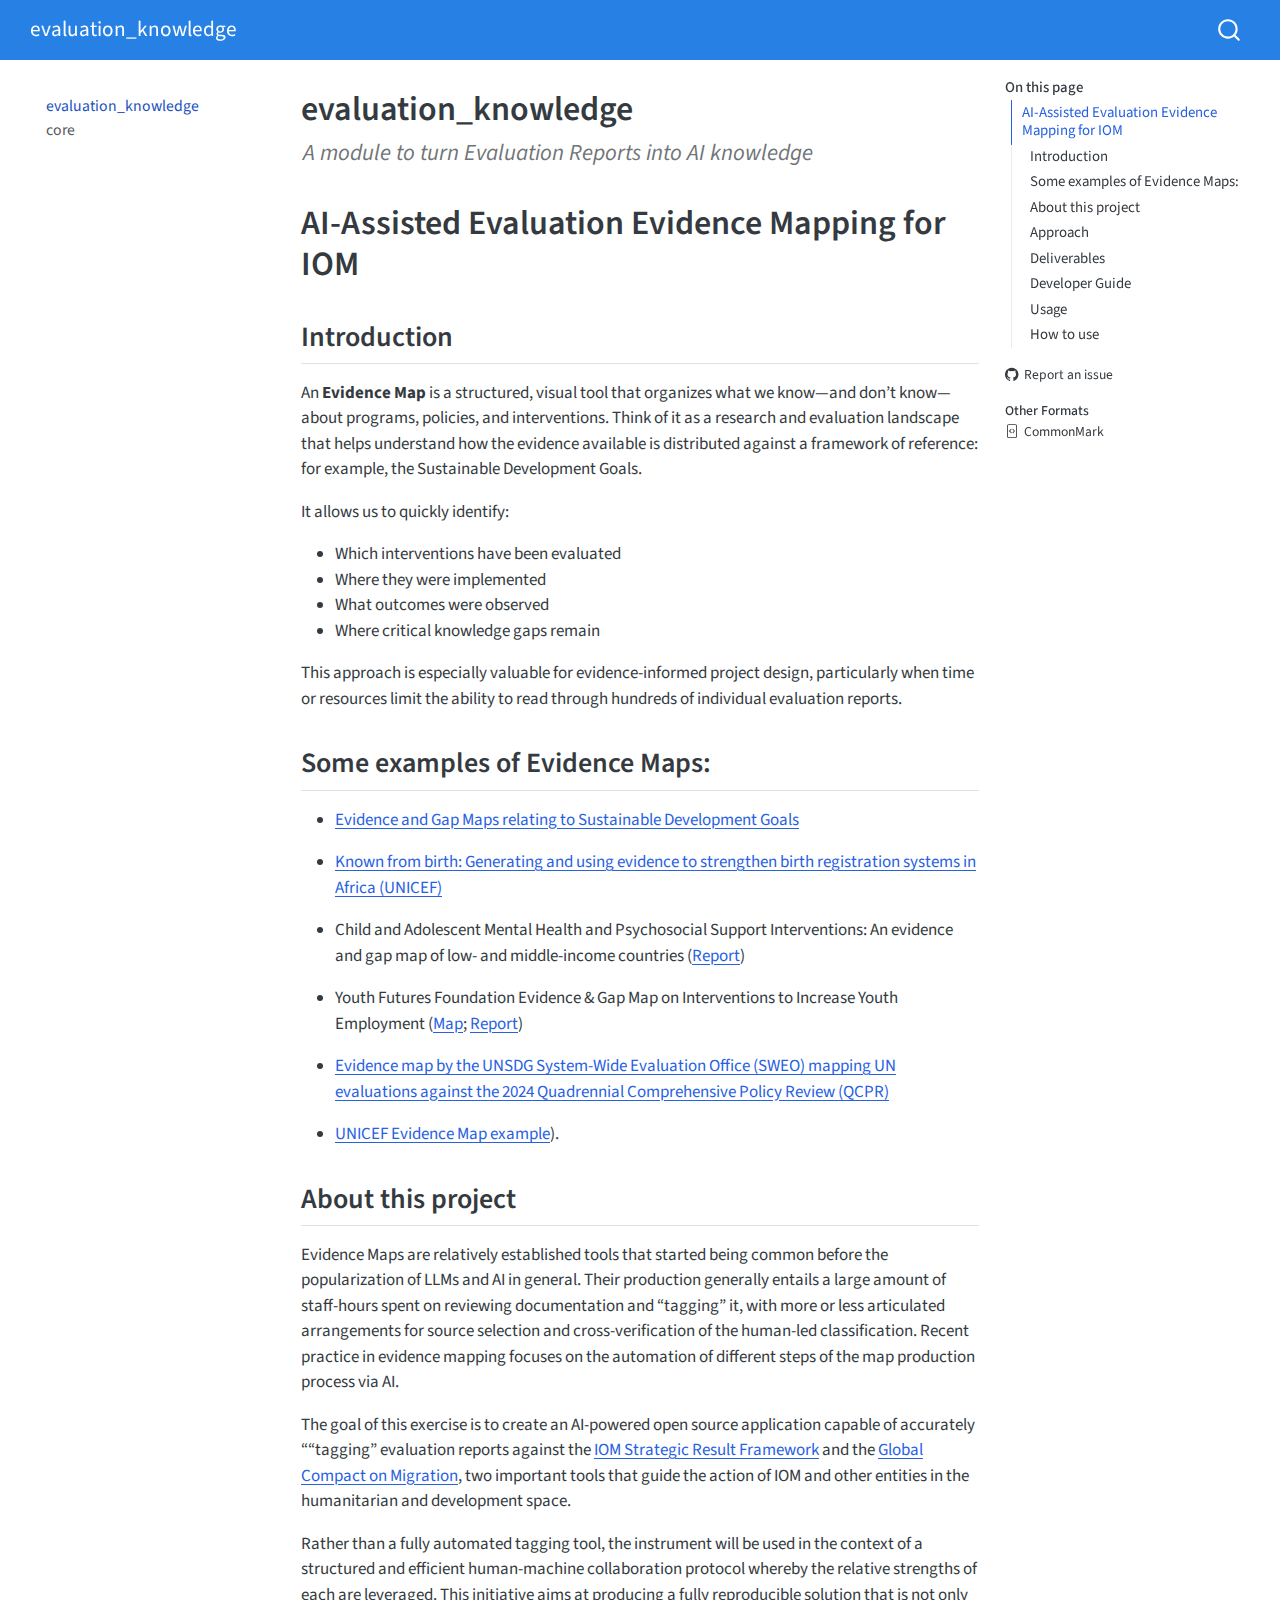
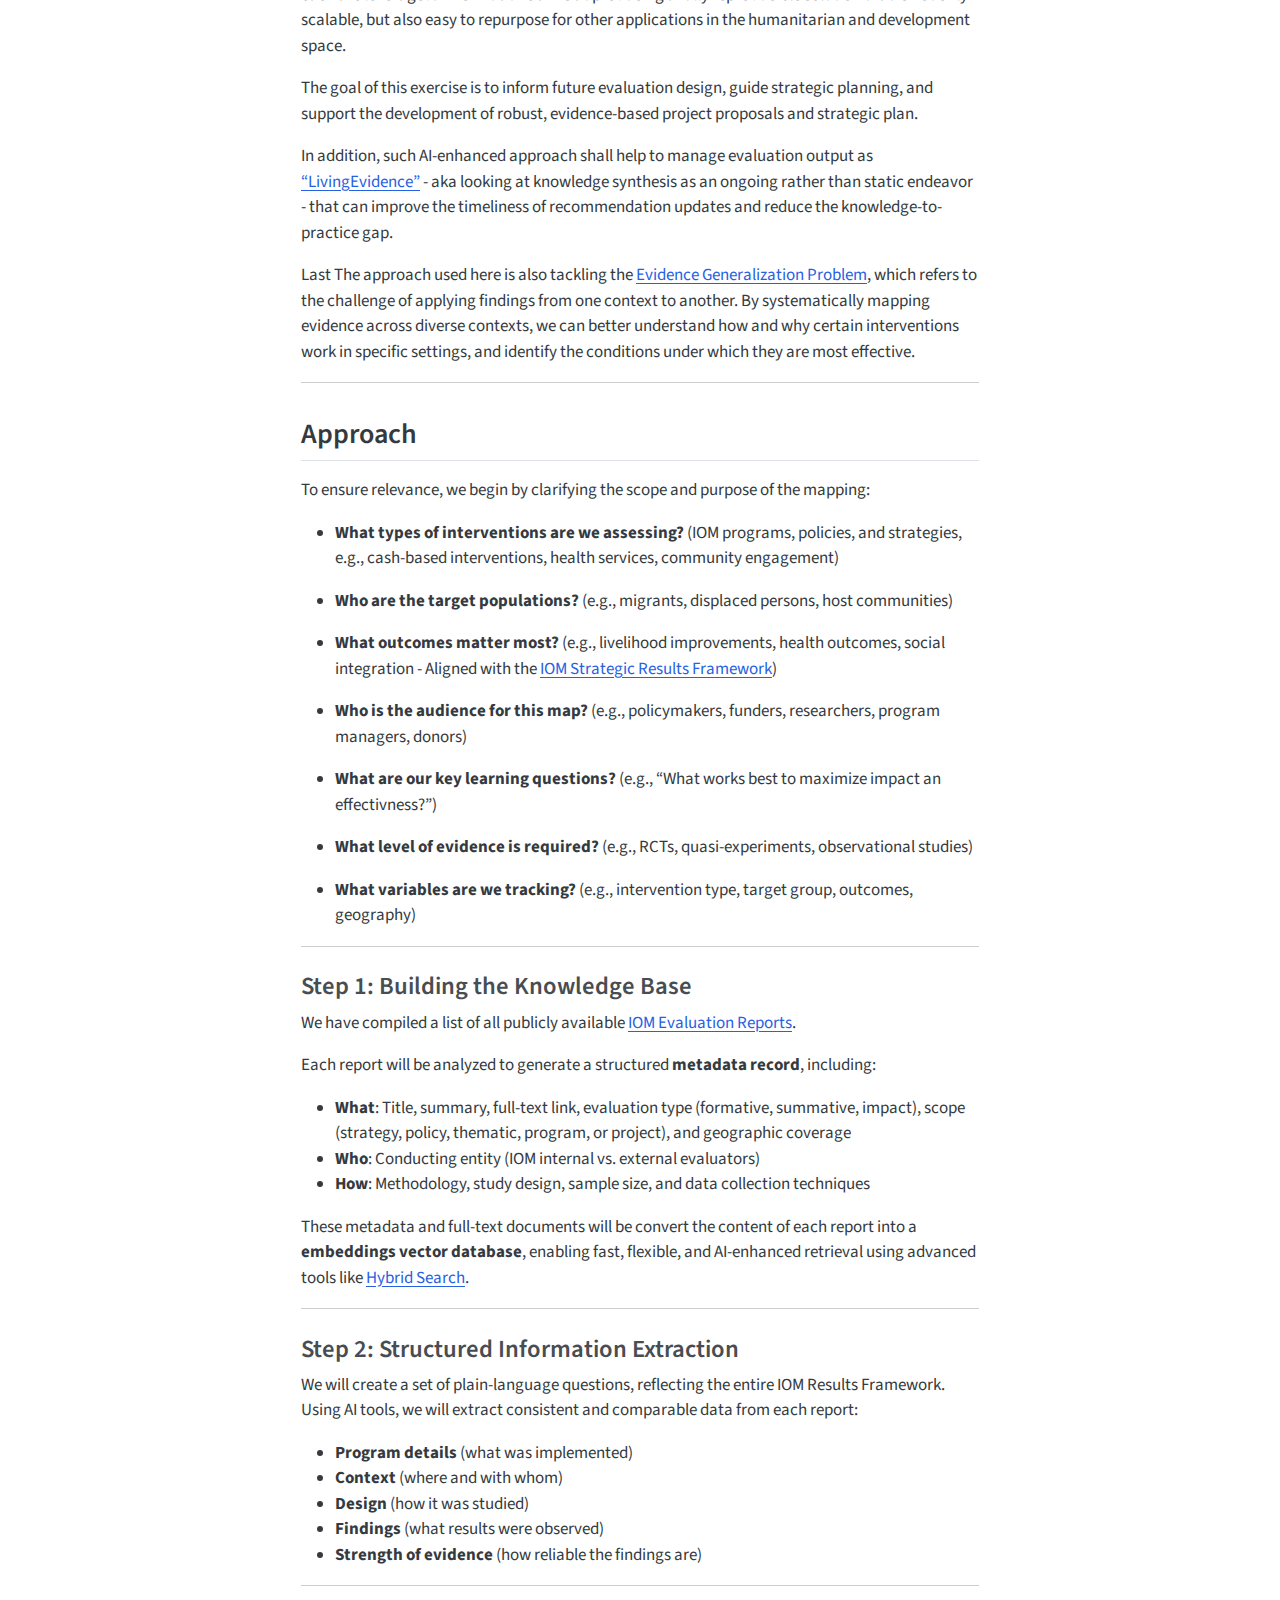
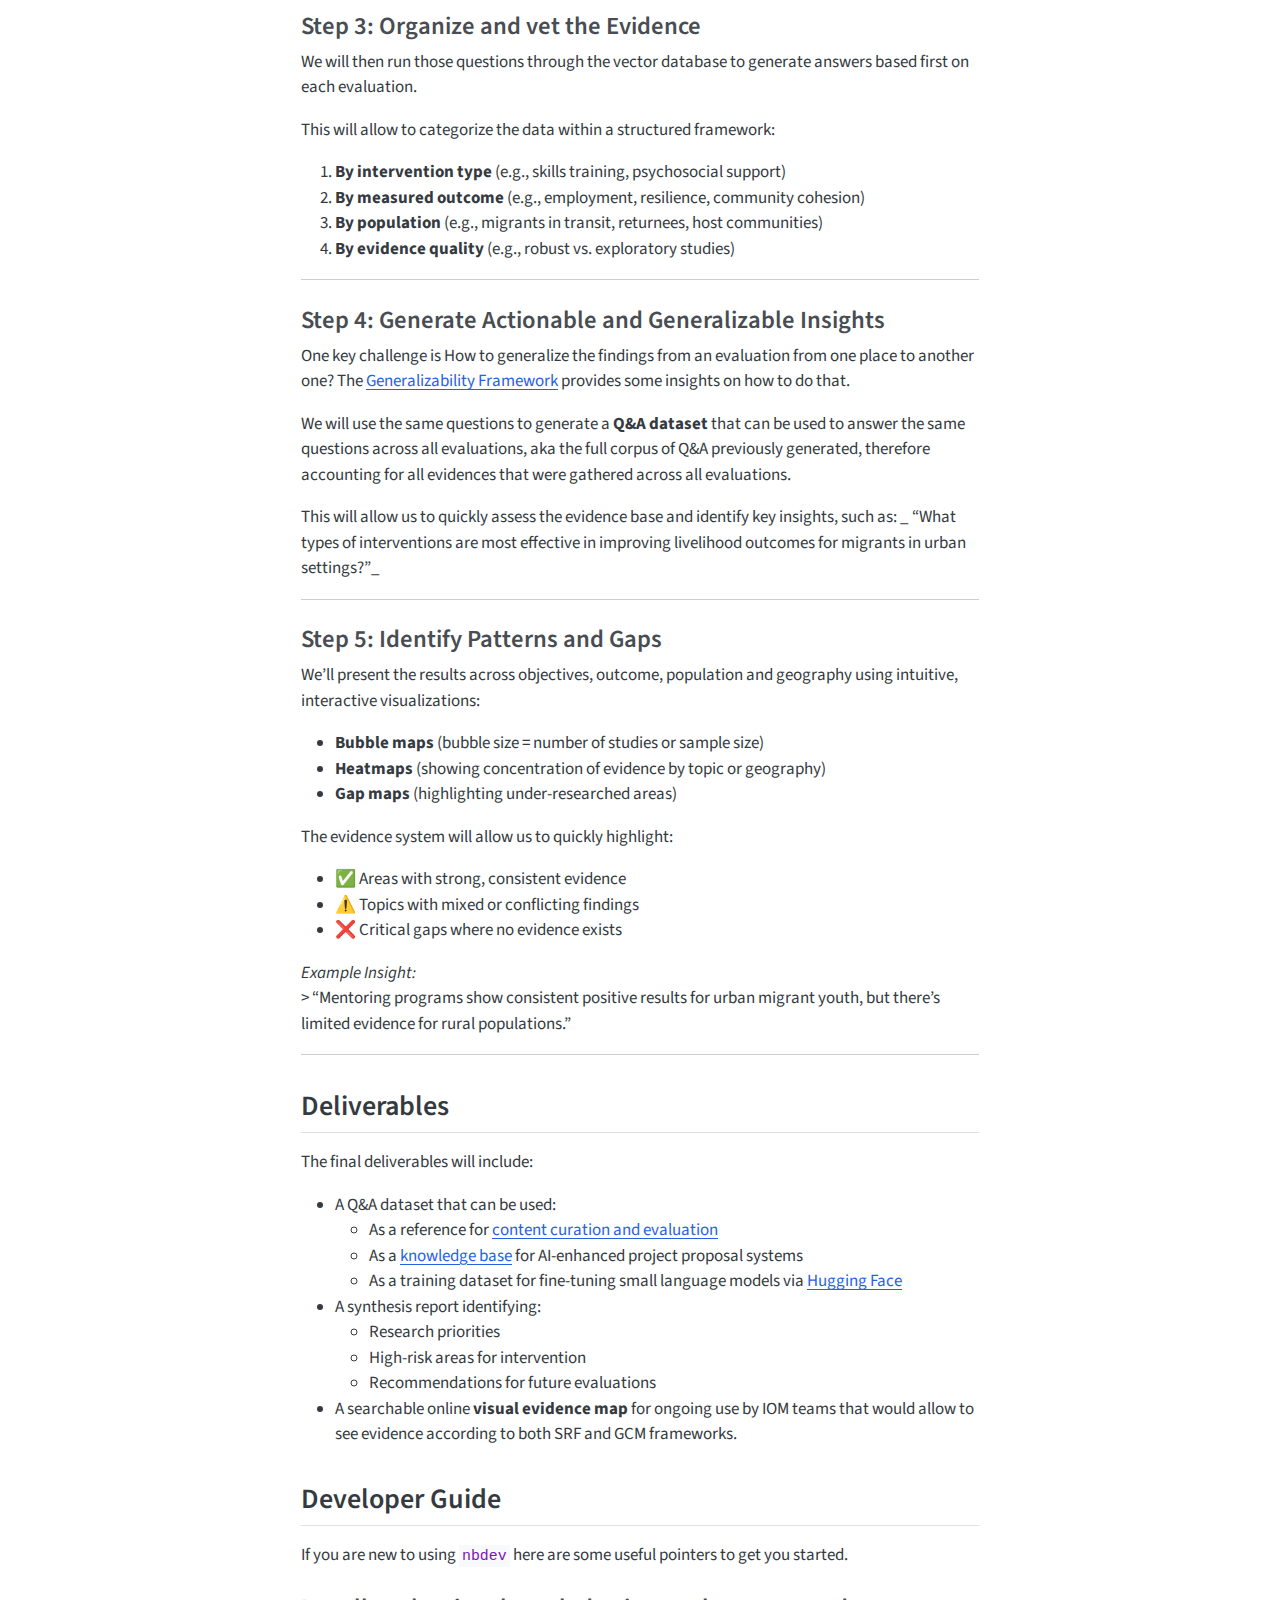
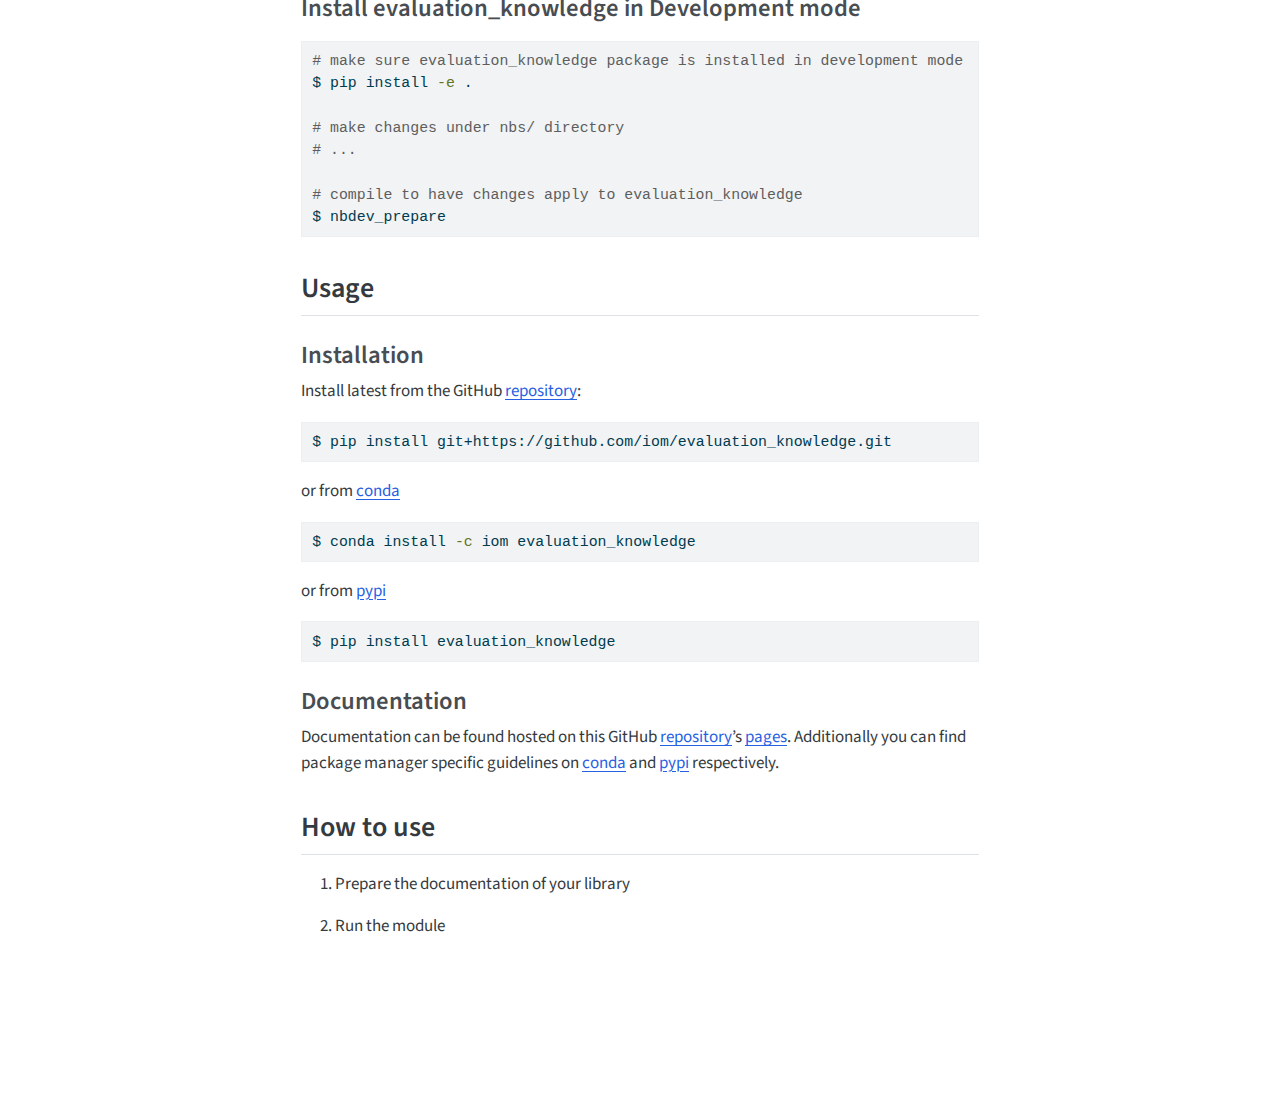
<file: index.html>
<!DOCTYPE html>
<html xmlns="http://www.w3.org/1999/xhtml" lang="en" xml:lang="en"><head>

<meta charset="utf-8">
<meta name="generator" content="quarto-1.7.32">

<meta name="viewport" content="width=device-width, initial-scale=1.0, user-scalable=yes">

<meta name="description" content="A module to turn Evaluation Reports into AI knowledge">

<title>evaluation_knowledge</title>
<style>
code{white-space: pre-wrap;}
span.smallcaps{font-variant: small-caps;}
div.columns{display: flex; gap: min(4vw, 1.5em);}
div.column{flex: auto; overflow-x: auto;}
div.hanging-indent{margin-left: 1.5em; text-indent: -1.5em;}
ul.task-list{list-style: none;}
ul.task-list li input[type="checkbox"] {
  width: 0.8em;
  margin: 0 0.8em 0.2em -1em; /* quarto-specific, see https://github.com/quarto-dev/quarto-cli/issues/4556 */ 
  vertical-align: middle;
}
/* CSS for syntax highlighting */
html { -webkit-text-size-adjust: 100%; }
pre > code.sourceCode { white-space: pre; position: relative; }
pre > code.sourceCode > span { display: inline-block; line-height: 1.25; }
pre > code.sourceCode > span:empty { height: 1.2em; }
.sourceCode { overflow: visible; }
code.sourceCode > span { color: inherit; text-decoration: inherit; }
div.sourceCode { margin: 1em 0; }
pre.sourceCode { margin: 0; }
@media screen {
div.sourceCode { overflow: auto; }
}
@media print {
pre > code.sourceCode { white-space: pre-wrap; }
pre > code.sourceCode > span { text-indent: -5em; padding-left: 5em; }
}
pre.numberSource code
  { counter-reset: source-line 0; }
pre.numberSource code > span
  { position: relative; left: -4em; counter-increment: source-line; }
pre.numberSource code > span > a:first-child::before
  { content: counter(source-line);
    position: relative; left: -1em; text-align: right; vertical-align: baseline;
    border: none; display: inline-block;
    -webkit-touch-callout: none; -webkit-user-select: none;
    -khtml-user-select: none; -moz-user-select: none;
    -ms-user-select: none; user-select: none;
    padding: 0 4px; width: 4em;
  }
pre.numberSource { margin-left: 3em;  padding-left: 4px; }
div.sourceCode
  {   }
@media screen {
pre > code.sourceCode > span > a:first-child::before { text-decoration: underline; }
}
</style>


<script src="site_libs/quarto-nav/quarto-nav.js"></script>
<script src="site_libs/quarto-nav/headroom.min.js"></script>
<script src="site_libs/clipboard/clipboard.min.js"></script>
<script src="site_libs/quarto-search/autocomplete.umd.js"></script>
<script src="site_libs/quarto-search/fuse.min.js"></script>
<script src="site_libs/quarto-search/quarto-search.js"></script>
<meta name="quarto:offset" content="./">
<script src="site_libs/quarto-html/quarto.js" type="module"></script>
<script src="site_libs/quarto-html/tabsets/tabsets.js" type="module"></script>
<script src="site_libs/quarto-html/popper.min.js"></script>
<script src="site_libs/quarto-html/tippy.umd.min.js"></script>
<script src="site_libs/quarto-html/anchor.min.js"></script>
<link href="site_libs/quarto-html/tippy.css" rel="stylesheet">
<link href="site_libs/quarto-html/quarto-syntax-highlighting-37eea08aefeeee20ff55810ff984fec1.css" rel="stylesheet" id="quarto-text-highlighting-styles">
<script src="site_libs/bootstrap/bootstrap.min.js"></script>
<link href="site_libs/bootstrap/bootstrap-icons.css" rel="stylesheet">
<link href="site_libs/bootstrap/bootstrap-b1527d6dab3c1d2528611d399e709420.min.css" rel="stylesheet" append-hash="true" id="quarto-bootstrap" data-mode="light">
<script id="quarto-search-options" type="application/json">{
  "location": "navbar",
  "copy-button": false,
  "collapse-after": 3,
  "panel-placement": "end",
  "type": "overlay",
  "limit": 50,
  "keyboard-shortcut": [
    "f",
    "/",
    "s"
  ],
  "show-item-context": false,
  "language": {
    "search-no-results-text": "No results",
    "search-matching-documents-text": "matching documents",
    "search-copy-link-title": "Copy link to search",
    "search-hide-matches-text": "Hide additional matches",
    "search-more-match-text": "more match in this document",
    "search-more-matches-text": "more matches in this document",
    "search-clear-button-title": "Clear",
    "search-text-placeholder": "",
    "search-detached-cancel-button-title": "Cancel",
    "search-submit-button-title": "Submit",
    "search-label": "Search"
  }
}</script>


<link rel="stylesheet" href="styles.css">
<meta property="og:title" content="evaluation_knowledge">
<meta property="og:description" content="A module to turn Evaluation Reports into AI knowledge">
<meta property="og:site_name" content="evaluation_knowledge">
<meta name="twitter:title" content="evaluation_knowledge">
<meta name="twitter:description" content="A module to turn Evaluation Reports into AI knowledge">
<meta name="twitter:card" content="summary">
</head>

<body class="nav-sidebar floating nav-fixed quarto-light">

<div id="quarto-search-results"></div>
  <header id="quarto-header" class="headroom fixed-top">
    <nav class="navbar navbar-expand-lg " data-bs-theme="dark">
      <div class="navbar-container container-fluid">
      <div class="navbar-brand-container mx-auto">
    <a class="navbar-brand" href="./index.html">
    <span class="navbar-title">evaluation_knowledge</span>
    </a>
  </div>
        <div class="quarto-navbar-tools tools-end">
</div>
          <div id="quarto-search" class="" title="Search"></div>
      </div> <!-- /container-fluid -->
    </nav>
  <nav class="quarto-secondary-nav">
    <div class="container-fluid d-flex">
      <button type="button" class="quarto-btn-toggle btn" data-bs-toggle="collapse" role="button" data-bs-target=".quarto-sidebar-collapse-item" aria-controls="quarto-sidebar" aria-expanded="false" aria-label="Toggle sidebar navigation" onclick="if (window.quartoToggleHeadroom) { window.quartoToggleHeadroom(); }">
        <i class="bi bi-layout-text-sidebar-reverse"></i>
      </button>
        <nav class="quarto-page-breadcrumbs" aria-label="breadcrumb"><ol class="breadcrumb"><li class="breadcrumb-item"><a href="./index.html">evaluation_knowledge</a></li></ol></nav>
        <a class="flex-grow-1" role="navigation" data-bs-toggle="collapse" data-bs-target=".quarto-sidebar-collapse-item" aria-controls="quarto-sidebar" aria-expanded="false" aria-label="Toggle sidebar navigation" onclick="if (window.quartoToggleHeadroom) { window.quartoToggleHeadroom(); }">      
        </a>
    </div>
  </nav>
</header>
<!-- content -->
<div id="quarto-content" class="quarto-container page-columns page-rows-contents page-layout-article page-navbar">
<!-- sidebar -->
  <nav id="quarto-sidebar" class="sidebar collapse collapse-horizontal quarto-sidebar-collapse-item sidebar-navigation floating overflow-auto">
    <div class="sidebar-menu-container"> 
    <ul class="list-unstyled mt-1">
        <li class="sidebar-item">
  <div class="sidebar-item-container"> 
  <a href="./index.html" class="sidebar-item-text sidebar-link active">
 <span class="menu-text">evaluation_knowledge</span></a>
  </div>
</li>
        <li class="sidebar-item">
  <div class="sidebar-item-container"> 
  <a href="./core.html" class="sidebar-item-text sidebar-link">
 <span class="menu-text">core</span></a>
  </div>
</li>
    </ul>
    </div>
</nav>
<div id="quarto-sidebar-glass" class="quarto-sidebar-collapse-item" data-bs-toggle="collapse" data-bs-target=".quarto-sidebar-collapse-item"></div>
<!-- margin-sidebar -->
    <div id="quarto-margin-sidebar" class="sidebar margin-sidebar">
        <nav id="TOC" role="doc-toc" class="toc-active">
    <h2 id="toc-title">On this page</h2>
   
  <ul>
  <li><a href="#ai-assisted-evaluation-evidence-mapping-for-iom" id="toc-ai-assisted-evaluation-evidence-mapping-for-iom" class="nav-link active" data-scroll-target="#ai-assisted-evaluation-evidence-mapping-for-iom">AI-Assisted Evaluation Evidence Mapping for IOM</a>
  <ul class="collapse">
  <li><a href="#introduction" id="toc-introduction" class="nav-link" data-scroll-target="#introduction">Introduction</a></li>
  <li><a href="#some-examples-of-evidence-maps" id="toc-some-examples-of-evidence-maps" class="nav-link" data-scroll-target="#some-examples-of-evidence-maps">Some examples of Evidence Maps:</a></li>
  <li><a href="#about-this-project" id="toc-about-this-project" class="nav-link" data-scroll-target="#about-this-project">About this project</a></li>
  <li><a href="#approach" id="toc-approach" class="nav-link" data-scroll-target="#approach">Approach</a>
  <ul class="collapse">
  <li><a href="#step-1-building-the-knowledge-base" id="toc-step-1-building-the-knowledge-base" class="nav-link" data-scroll-target="#step-1-building-the-knowledge-base">Step 1: Building the Knowledge Base</a></li>
  <li><a href="#step-2-structured-information-extraction" id="toc-step-2-structured-information-extraction" class="nav-link" data-scroll-target="#step-2-structured-information-extraction">Step 2: Structured Information Extraction</a></li>
  <li><a href="#step-3-organize-and-vet-the-evidence" id="toc-step-3-organize-and-vet-the-evidence" class="nav-link" data-scroll-target="#step-3-organize-and-vet-the-evidence">Step 3: Organize and vet the Evidence</a></li>
  <li><a href="#step-4-generate-actionable-and-generalizable-insights" id="toc-step-4-generate-actionable-and-generalizable-insights" class="nav-link" data-scroll-target="#step-4-generate-actionable-and-generalizable-insights">Step 4: Generate Actionable and Generalizable Insights</a></li>
  <li><a href="#step-5-identify-patterns-and-gaps" id="toc-step-5-identify-patterns-and-gaps" class="nav-link" data-scroll-target="#step-5-identify-patterns-and-gaps">Step 5: Identify Patterns and Gaps</a></li>
  </ul></li>
  <li><a href="#deliverables" id="toc-deliverables" class="nav-link" data-scroll-target="#deliverables">Deliverables</a></li>
  <li><a href="#developer-guide" id="toc-developer-guide" class="nav-link" data-scroll-target="#developer-guide">Developer Guide</a>
  <ul class="collapse">
  <li><a href="#install-evaluation_knowledge-in-development-mode" id="toc-install-evaluation_knowledge-in-development-mode" class="nav-link" data-scroll-target="#install-evaluation_knowledge-in-development-mode">Install evaluation_knowledge in Development mode</a></li>
  </ul></li>
  <li><a href="#usage" id="toc-usage" class="nav-link" data-scroll-target="#usage">Usage</a>
  <ul class="collapse">
  <li><a href="#installation" id="toc-installation" class="nav-link" data-scroll-target="#installation">Installation</a></li>
  <li><a href="#documentation" id="toc-documentation" class="nav-link" data-scroll-target="#documentation">Documentation</a></li>
  </ul></li>
  <li><a href="#how-to-use" id="toc-how-to-use" class="nav-link" data-scroll-target="#how-to-use">How to use</a></li>
  </ul></li>
  </ul>
<div class="toc-actions"><ul><li><a href="https://github.com/iom/evaluation_knowledge/issues/new" class="toc-action"><i class="bi bi-github"></i>Report an issue</a></li></ul></div><div class="quarto-alternate-formats"><h2>Other Formats</h2><ul><li><a href="index.html.md"><i class="bi bi-file-code"></i>CommonMark</a></li></ul></div></nav>
    </div>
<!-- main -->
<main class="content" id="quarto-document-content">

<header id="title-block-header" class="quarto-title-block default">
<div class="quarto-title">
<h1 class="title">evaluation_knowledge</h1>
</div>

<div>
  <div class="description">
    A module to turn Evaluation Reports into AI knowledge
  </div>
</div>


<div class="quarto-title-meta">

    
  
    
  </div>
  


</header>


<!-- WARNING: THIS FILE WAS AUTOGENERATED! DO NOT EDIT! -->
<section id="ai-assisted-evaluation-evidence-mapping-for-iom" class="level1">
<h1>AI-Assisted Evaluation Evidence Mapping for IOM</h1>
<section id="introduction" class="level2">
<h2 class="anchored" data-anchor-id="introduction">Introduction</h2>
<p>An <strong>Evidence Map</strong> is a structured, visual tool that organizes what we know—and don’t know—about programs, policies, and interventions. Think of it as a research and evaluation landscape that helps understand how the evidence available is distributed against a framework of reference: for example, the Sustainable Development Goals.</p>
<p>It allows us to quickly identify:</p>
<ul>
<li>Which interventions have been evaluated<br>
</li>
<li>Where they were implemented<br>
</li>
<li>What outcomes were observed<br>
</li>
<li>Where critical knowledge gaps remain</li>
</ul>
<p>This approach is especially valuable for evidence-informed project design, particularly when time or resources limit the ability to read through hundreds of individual evaluation reports.</p>
</section>
<section id="some-examples-of-evidence-maps" class="level2">
<h2 class="anchored" data-anchor-id="some-examples-of-evidence-maps">Some examples of Evidence Maps:</h2>
<ul>
<li><p><a href="https://www.sdgsynthesiscoalition.org/sites/default/files/2024-10/Map%20of%20Maps%20on%20SDGs%20in%20LMICs_05122024.html">Evidence and Gap Maps relating to Sustainable Development Goals</a></p></li>
<li><p><a href="https://www.unicef.org/innocenti/media/3861/file/CA-BirthEviMap-Final-14.09.2023.pdf">Known from birth: Generating and using evidence to strengthen birth registration systems in Africa (UNICEF)</a></p></li>
<li><p>Child and Adolescent Mental Health and Psychosocial Support Interventions: An evidence and gap map of low- and middle-income countries (<a href="https://onlinelibrary.wiley.com/doi/10.1002/cl2.1349?msockid=0f883b2b378764a726682f9536af656c">Report</a>)</p></li>
<li><p>Youth Futures Foundation Evidence &amp; Gap Map on Interventions to Increase Youth Employment (<a href="https://youthfuturesfoundation.org/wp-content/uploads/2025/02/Youth-Futures-Evidence-and-Gap-Map-updated-Jan-2025.html">Map</a>; <a href="https://youthfuturesfoundation.org/wp-content/uploads/2024/11/Youth-Futures-Foundation-Evidence-and-Gap-Map-Effectiveness-of-Interventions-Technical-Report-November-2024.pdf">Report</a>)</p></li>
<li><p><a href="https://www.sdgsynthesiscoalition.org/sites/default/files/2024-10/UNSWE_Interactive%20Evaluation%20Evidence%20Map_QCPR_coverage_v1.0.html">Evidence map by the UNSDG System-Wide Evaluation Office (SWEO) mapping UN evaluations against the 2024 Quadrennial Comprehensive Policy Review (QCPR)</a></p></li>
<li><p><a href="https://evaluationreports.unicef.org/app/evaluation-evidence-gap-map.html">UNICEF Evidence Map example</a>).</p></li>
</ul>
</section>
<section id="about-this-project" class="level2">
<h2 class="anchored" data-anchor-id="about-this-project">About this project</h2>
<p>Evidence Maps are relatively established tools that started being common before the popularization of LLMs and AI in general. Their production generally entails a large amount of staff-hours spent on reviewing documentation and “tagging” it, with more or less articulated arrangements for source selection and cross-verification of the human-led classification. Recent practice in evidence mapping focuses on the automation of different steps of the map production process via AI.</p>
<p>The goal of this exercise is to create an AI-powered open source application capable of accurately ““tagging” evaluation reports against the <a href="https://www.iom.int/iom-strategic-results-framework-srf">IOM Strategic Result Framework</a> and the <a href="https://www.iom.int/global-compact-migration">Global Compact on Migration</a>, two important tools that guide the action of IOM and other entities in the humanitarian and development space.</p>
<p>Rather than a fully automated tagging tool, the instrument will be used in the context of a structured and efficient human-machine collaboration protocol whereby the relative strengths of each are leveraged. This initiative aims at producing a fully reproducible solution that is not only scalable, but also easy to repurpose for other applications in the humanitarian and development space.</p>
<p>The goal of this exercise is to inform future evaluation design, guide strategic planning, and support the development of robust, evidence-based project proposals and strategic plan.</p>
<p>In addition, such AI-enhanced approach shall help to manage evaluation output as <strong><a href="https://www.aliveevidence.org/">“LivingEvidence”</a></strong> - aka looking at knowledge synthesis as an ongoing rather than static endeavor - that can improve the timeliness of recommendation updates and reduce the knowledge-to-practice gap.</p>
<p>Last The approach used here is also tackling the <strong><a href="https://ssir.org/articles/entry/the_generalizability_puzzle">Evidence Generalization Problem</a></strong>, which refers to the challenge of applying findings from one context to another. By systematically mapping evidence across diverse contexts, we can better understand how and why certain interventions work in specific settings, and identify the conditions under which they are most effective.</p>
<hr>
</section>
<section id="approach" class="level2">
<h2 class="anchored" data-anchor-id="approach">Approach</h2>
<p>To ensure relevance, we begin by clarifying the scope and purpose of the mapping:</p>
<ul>
<li><p><strong>What types of interventions are we assessing?</strong> (IOM programs, policies, and strategies, e.g., cash-based interventions, health services, community engagement)</p></li>
<li><p><strong>Who are the target populations?</strong> (e.g., migrants, displaced persons, host communities)</p></li>
<li><p><strong>What outcomes matter most?</strong> (e.g., livelihood improvements, health outcomes, social integration - Aligned with the <a href="https://www.iom.int/iom-strategic-results-framework-srf">IOM Strategic Results Framework</a>)</p></li>
<li><p><strong>Who is the audience for this map?</strong> (e.g., policymakers, funders, researchers, program managers, donors)</p></li>
<li><p><strong>What are our key learning questions?</strong> (e.g., “What works best to maximize impact an effectivness?”)</p></li>
<li><p><strong>What level of evidence is required?</strong> (e.g., RCTs, quasi-experiments, observational studies)</p></li>
<li><p><strong>What variables are we tracking?</strong> (e.g., intervention type, target group, outcomes, geography)</p></li>
</ul>
<hr>
<section id="step-1-building-the-knowledge-base" class="level3">
<h3 class="anchored" data-anchor-id="step-1-building-the-knowledge-base">Step 1: Building the Knowledge Base</h3>
<p>We have compiled a list of all publicly available <a href="https://evaluation.iom.int/evaluation-search-pdf">IOM Evaluation Reports</a>.</p>
<p>Each report will be analyzed to generate a structured <strong>metadata record</strong>, including:</p>
<ul>
<li><strong>What</strong>: Title, summary, full-text link, evaluation type (formative, summative, impact), scope (strategy, policy, thematic, program, or project), and geographic coverage<br>
</li>
<li><strong>Who</strong>: Conducting entity (IOM internal vs.&nbsp;external evaluators)<br>
</li>
<li><strong>How</strong>: Methodology, study design, sample size, and data collection techniques</li>
</ul>
<p>These metadata and full-text documents will be convert the content of each report into a <strong>embeddings vector database</strong>, enabling fast, flexible, and AI-enhanced retrieval using advanced tools like <a href="https://docs.lancedb.com/core/hybrid-search">Hybrid Search</a>.</p>
<hr>
</section>
<section id="step-2-structured-information-extraction" class="level3">
<h3 class="anchored" data-anchor-id="step-2-structured-information-extraction">Step 2: Structured Information Extraction</h3>
<p>We will create a set of plain-language questions, reflecting the entire IOM Results Framework. Using AI tools, we will extract consistent and comparable data from each report:</p>
<ul>
<li><strong>Program details</strong> (what was implemented)<br>
</li>
<li><strong>Context</strong> (where and with whom)<br>
</li>
<li><strong>Design</strong> (how it was studied)<br>
</li>
<li><strong>Findings</strong> (what results were observed)<br>
</li>
<li><strong>Strength of evidence</strong> (how reliable the findings are)</li>
</ul>
<hr>
</section>
<section id="step-3-organize-and-vet-the-evidence" class="level3">
<h3 class="anchored" data-anchor-id="step-3-organize-and-vet-the-evidence">Step 3: Organize and vet the Evidence</h3>
<p>We will then run those questions through the vector database to generate answers based first on each evaluation.</p>
<p>This will allow to categorize the data within a structured framework:</p>
<ol type="1">
<li><strong>By intervention type</strong> (e.g., skills training, psychosocial support)<br>
</li>
<li><strong>By measured outcome</strong> (e.g., employment, resilience, community cohesion)<br>
</li>
<li><strong>By population</strong> (e.g., migrants in transit, returnees, host communities)<br>
</li>
<li><strong>By evidence quality</strong> (e.g., robust vs.&nbsp;exploratory studies)</li>
</ol>
<hr>
</section>
<section id="step-4-generate-actionable-and-generalizable-insights" class="level3">
<h3 class="anchored" data-anchor-id="step-4-generate-actionable-and-generalizable-insights">Step 4: Generate Actionable and Generalizable Insights</h3>
<p>One key challenge is How to generalize the findings from an evaluation from one place to another one? The <a href="https://ssir.org/articles/entry/the_generalizability_puzzle">Generalizability Framework</a> provides some insights on how to do that.</p>
<p>We will use the same questions to generate a <strong>Q&amp;A dataset</strong> that can be used to answer the same questions across all evaluations, aka the full corpus of Q&amp;A previously generated, therefore accounting for all evidences that were gathered across all evaluations.</p>
<p>This will allow us to quickly assess the evidence base and identify key insights, such as: _ “What types of interventions are most effective in improving livelihood outcomes for migrants in urban settings?”_</p>
<hr>
</section>
<section id="step-5-identify-patterns-and-gaps" class="level3">
<h3 class="anchored" data-anchor-id="step-5-identify-patterns-and-gaps">Step 5: Identify Patterns and Gaps</h3>
<p>We’ll present the results across objectives, outcome, population and geography using intuitive, interactive visualizations:</p>
<ul>
<li><strong>Bubble maps</strong> (bubble size = number of studies or sample size)<br>
</li>
<li><strong>Heatmaps</strong> (showing concentration of evidence by topic or geography)<br>
</li>
<li><strong>Gap maps</strong> (highlighting under-researched areas)</li>
</ul>
<p>The evidence system will allow us to quickly highlight:</p>
<ul>
<li>✅ Areas with strong, consistent evidence<br>
</li>
<li>⚠️ Topics with mixed or conflicting findings<br>
</li>
<li>❌ Critical gaps where no evidence exists</li>
</ul>
<p><em>Example Insight:</em><br>
&gt; “Mentoring programs show consistent positive results for urban migrant youth, but there’s limited evidence for rural populations.”</p>
<hr>
</section>
</section>
<section id="deliverables" class="level2">
<h2 class="anchored" data-anchor-id="deliverables">Deliverables</h2>
<p>The final deliverables will include:</p>
<ul>
<li>A Q&amp;A dataset that can be used:
<ul>
<li>As a reference for <a href="https://api.labelstud.io/tutorials/tutorials/evaluate-llm-responses">content curation and evaluation</a><br>
</li>
<li>As a <a href="https://docs.crewai.com/concepts/knowledge">knowledge base</a> for AI-enhanced project proposal systems<br>
</li>
<li>As a training dataset for fine-tuning small language models via <a href="https://huggingface.co/">Hugging Face</a></li>
</ul></li>
<li>A synthesis report identifying:
<ul>
<li>Research priorities<br>
</li>
<li>High-risk areas for intervention<br>
</li>
<li>Recommendations for future evaluations</li>
</ul></li>
<li>A searchable online <strong>visual evidence map</strong> for ongoing use by IOM teams that would allow to see evidence according to both SRF and GCM frameworks.</li>
</ul>
</section>
<section id="developer-guide" class="level2">
<h2 class="anchored" data-anchor-id="developer-guide">Developer Guide</h2>
<p>If you are new to using <code>nbdev</code> here are some useful pointers to get you started.</p>
<section id="install-evaluation_knowledge-in-development-mode" class="level3">
<h3 class="anchored" data-anchor-id="install-evaluation_knowledge-in-development-mode">Install evaluation_knowledge in Development mode</h3>
<div class="sourceCode" id="cb1"><pre class="sourceCode sh code-with-copy"><code class="sourceCode bash"><span id="cb1-1"><a href="#cb1-1" aria-hidden="true" tabindex="-1"></a><span class="co"># make sure evaluation_knowledge package is installed in development mode</span></span>
<span id="cb1-2"><a href="#cb1-2" aria-hidden="true" tabindex="-1"></a><span class="ex">$</span> pip install <span class="at">-e</span> .</span>
<span id="cb1-3"><a href="#cb1-3" aria-hidden="true" tabindex="-1"></a></span>
<span id="cb1-4"><a href="#cb1-4" aria-hidden="true" tabindex="-1"></a><span class="co"># make changes under nbs/ directory</span></span>
<span id="cb1-5"><a href="#cb1-5" aria-hidden="true" tabindex="-1"></a><span class="co"># ...</span></span>
<span id="cb1-6"><a href="#cb1-6" aria-hidden="true" tabindex="-1"></a></span>
<span id="cb1-7"><a href="#cb1-7" aria-hidden="true" tabindex="-1"></a><span class="co"># compile to have changes apply to evaluation_knowledge</span></span>
<span id="cb1-8"><a href="#cb1-8" aria-hidden="true" tabindex="-1"></a><span class="ex">$</span> nbdev_prepare</span></code><button title="Copy to Clipboard" class="code-copy-button"><i class="bi"></i></button></pre></div>
</section>
</section>
<section id="usage" class="level2">
<h2 class="anchored" data-anchor-id="usage">Usage</h2>
<section id="installation" class="level3">
<h3 class="anchored" data-anchor-id="installation">Installation</h3>
<p>Install latest from the GitHub <a href="https://github.com/iom/evaluation_knowledge">repository</a>:</p>
<div class="sourceCode" id="cb2"><pre class="sourceCode sh code-with-copy"><code class="sourceCode bash"><span id="cb2-1"><a href="#cb2-1" aria-hidden="true" tabindex="-1"></a><span class="ex">$</span> pip install git+https://github.com/iom/evaluation_knowledge.git</span></code><button title="Copy to Clipboard" class="code-copy-button"><i class="bi"></i></button></pre></div>
<p>or from <a href="https://anaconda.org/iom/evaluation_knowledge">conda</a></p>
<div class="sourceCode" id="cb3"><pre class="sourceCode sh code-with-copy"><code class="sourceCode bash"><span id="cb3-1"><a href="#cb3-1" aria-hidden="true" tabindex="-1"></a><span class="ex">$</span> conda install <span class="at">-c</span> iom evaluation_knowledge</span></code><button title="Copy to Clipboard" class="code-copy-button"><i class="bi"></i></button></pre></div>
<p>or from <a href="https://pypi.org/project/evaluation_knowledge/">pypi</a></p>
<div class="sourceCode" id="cb4"><pre class="sourceCode sh code-with-copy"><code class="sourceCode bash"><span id="cb4-1"><a href="#cb4-1" aria-hidden="true" tabindex="-1"></a><span class="ex">$</span> pip install evaluation_knowledge</span></code><button title="Copy to Clipboard" class="code-copy-button"><i class="bi"></i></button></pre></div>
</section>
<section id="documentation" class="level3">
<h3 class="anchored" data-anchor-id="documentation">Documentation</h3>
<p>Documentation can be found hosted on this GitHub <a href="https://github.com/iom/evaluation_knowledge">repository</a>’s <a href="https://iom.github.io/evaluation_knowledge/">pages</a>. Additionally you can find package manager specific guidelines on <a href="https://anaconda.org/iom/evaluation_knowledge">conda</a> and <a href="https://pypi.org/project/evaluation_knowledge/">pypi</a> respectively.</p>
</section>
</section>
<section id="how-to-use" class="level2">
<h2 class="anchored" data-anchor-id="how-to-use">How to use</h2>
<ol type="1">
<li><p>Prepare the documentation of your library</p></li>
<li><p>Run the module</p></li>
</ol>


</section>
</section>

</main> <!-- /main -->
<script id="quarto-html-after-body" type="application/javascript">
  window.document.addEventListener("DOMContentLoaded", function (event) {
    const icon = "";
    const anchorJS = new window.AnchorJS();
    anchorJS.options = {
      placement: 'right',
      icon: icon
    };
    anchorJS.add('.anchored');
    const isCodeAnnotation = (el) => {
      for (const clz of el.classList) {
        if (clz.startsWith('code-annotation-')) {                     
          return true;
        }
      }
      return false;
    }
    const onCopySuccess = function(e) {
      // button target
      const button = e.trigger;
      // don't keep focus
      button.blur();
      // flash "checked"
      button.classList.add('code-copy-button-checked');
      var currentTitle = button.getAttribute("title");
      button.setAttribute("title", "Copied!");
      let tooltip;
      if (window.bootstrap) {
        button.setAttribute("data-bs-toggle", "tooltip");
        button.setAttribute("data-bs-placement", "left");
        button.setAttribute("data-bs-title", "Copied!");
        tooltip = new bootstrap.Tooltip(button, 
          { trigger: "manual", 
            customClass: "code-copy-button-tooltip",
            offset: [0, -8]});
        tooltip.show();    
      }
      setTimeout(function() {
        if (tooltip) {
          tooltip.hide();
          button.removeAttribute("data-bs-title");
          button.removeAttribute("data-bs-toggle");
          button.removeAttribute("data-bs-placement");
        }
        button.setAttribute("title", currentTitle);
        button.classList.remove('code-copy-button-checked');
      }, 1000);
      // clear code selection
      e.clearSelection();
    }
    const getTextToCopy = function(trigger) {
        const codeEl = trigger.previousElementSibling.cloneNode(true);
        for (const childEl of codeEl.children) {
          if (isCodeAnnotation(childEl)) {
            childEl.remove();
          }
        }
        return codeEl.innerText;
    }
    const clipboard = new window.ClipboardJS('.code-copy-button:not([data-in-quarto-modal])', {
      text: getTextToCopy
    });
    clipboard.on('success', onCopySuccess);
    if (window.document.getElementById('quarto-embedded-source-code-modal')) {
      const clipboardModal = new window.ClipboardJS('.code-copy-button[data-in-quarto-modal]', {
        text: getTextToCopy,
        container: window.document.getElementById('quarto-embedded-source-code-modal')
      });
      clipboardModal.on('success', onCopySuccess);
    }
      var localhostRegex = new RegExp(/^(?:http|https):\/\/localhost\:?[0-9]*\//);
      var mailtoRegex = new RegExp(/^mailto:/);
        var filterRegex = new RegExp("https:\/\/iom\.github\.io\/evaluation_knowledge");
      var isInternal = (href) => {
          return filterRegex.test(href) || localhostRegex.test(href) || mailtoRegex.test(href);
      }
      // Inspect non-navigation links and adorn them if external
     var links = window.document.querySelectorAll('a[href]:not(.nav-link):not(.navbar-brand):not(.toc-action):not(.sidebar-link):not(.sidebar-item-toggle):not(.pagination-link):not(.no-external):not([aria-hidden]):not(.dropdown-item):not(.quarto-navigation-tool):not(.about-link)');
      for (var i=0; i<links.length; i++) {
        const link = links[i];
        if (!isInternal(link.href)) {
          // undo the damage that might have been done by quarto-nav.js in the case of
          // links that we want to consider external
          if (link.dataset.originalHref !== undefined) {
            link.href = link.dataset.originalHref;
          }
        }
      }
    function tippyHover(el, contentFn, onTriggerFn, onUntriggerFn) {
      const config = {
        allowHTML: true,
        maxWidth: 500,
        delay: 100,
        arrow: false,
        appendTo: function(el) {
            return el.parentElement;
        },
        interactive: true,
        interactiveBorder: 10,
        theme: 'quarto',
        placement: 'bottom-start',
      };
      if (contentFn) {
        config.content = contentFn;
      }
      if (onTriggerFn) {
        config.onTrigger = onTriggerFn;
      }
      if (onUntriggerFn) {
        config.onUntrigger = onUntriggerFn;
      }
      window.tippy(el, config); 
    }
    const noterefs = window.document.querySelectorAll('a[role="doc-noteref"]');
    for (var i=0; i<noterefs.length; i++) {
      const ref = noterefs[i];
      tippyHover(ref, function() {
        // use id or data attribute instead here
        let href = ref.getAttribute('data-footnote-href') || ref.getAttribute('href');
        try { href = new URL(href).hash; } catch {}
        const id = href.replace(/^#\/?/, "");
        const note = window.document.getElementById(id);
        if (note) {
          return note.innerHTML;
        } else {
          return "";
        }
      });
    }
    const xrefs = window.document.querySelectorAll('a.quarto-xref');
    const processXRef = (id, note) => {
      // Strip column container classes
      const stripColumnClz = (el) => {
        el.classList.remove("page-full", "page-columns");
        if (el.children) {
          for (const child of el.children) {
            stripColumnClz(child);
          }
        }
      }
      stripColumnClz(note)
      if (id === null || id.startsWith('sec-')) {
        // Special case sections, only their first couple elements
        const container = document.createElement("div");
        if (note.children && note.children.length > 2) {
          container.appendChild(note.children[0].cloneNode(true));
          for (let i = 1; i < note.children.length; i++) {
            const child = note.children[i];
            if (child.tagName === "P" && child.innerText === "") {
              continue;
            } else {
              container.appendChild(child.cloneNode(true));
              break;
            }
          }
          if (window.Quarto?.typesetMath) {
            window.Quarto.typesetMath(container);
          }
          return container.innerHTML
        } else {
          if (window.Quarto?.typesetMath) {
            window.Quarto.typesetMath(note);
          }
          return note.innerHTML;
        }
      } else {
        // Remove any anchor links if they are present
        const anchorLink = note.querySelector('a.anchorjs-link');
        if (anchorLink) {
          anchorLink.remove();
        }
        if (window.Quarto?.typesetMath) {
          window.Quarto.typesetMath(note);
        }
        if (note.classList.contains("callout")) {
          return note.outerHTML;
        } else {
          return note.innerHTML;
        }
      }
    }
    for (var i=0; i<xrefs.length; i++) {
      const xref = xrefs[i];
      tippyHover(xref, undefined, function(instance) {
        instance.disable();
        let url = xref.getAttribute('href');
        let hash = undefined; 
        if (url.startsWith('#')) {
          hash = url;
        } else {
          try { hash = new URL(url).hash; } catch {}
        }
        if (hash) {
          const id = hash.replace(/^#\/?/, "");
          const note = window.document.getElementById(id);
          if (note !== null) {
            try {
              const html = processXRef(id, note.cloneNode(true));
              instance.setContent(html);
            } finally {
              instance.enable();
              instance.show();
            }
          } else {
            // See if we can fetch this
            fetch(url.split('#')[0])
            .then(res => res.text())
            .then(html => {
              const parser = new DOMParser();
              const htmlDoc = parser.parseFromString(html, "text/html");
              const note = htmlDoc.getElementById(id);
              if (note !== null) {
                const html = processXRef(id, note);
                instance.setContent(html);
              } 
            }).finally(() => {
              instance.enable();
              instance.show();
            });
          }
        } else {
          // See if we can fetch a full url (with no hash to target)
          // This is a special case and we should probably do some content thinning / targeting
          fetch(url)
          .then(res => res.text())
          .then(html => {
            const parser = new DOMParser();
            const htmlDoc = parser.parseFromString(html, "text/html");
            const note = htmlDoc.querySelector('main.content');
            if (note !== null) {
              // This should only happen for chapter cross references
              // (since there is no id in the URL)
              // remove the first header
              if (note.children.length > 0 && note.children[0].tagName === "HEADER") {
                note.children[0].remove();
              }
              const html = processXRef(null, note);
              instance.setContent(html);
            } 
          }).finally(() => {
            instance.enable();
            instance.show();
          });
        }
      }, function(instance) {
      });
    }
        let selectedAnnoteEl;
        const selectorForAnnotation = ( cell, annotation) => {
          let cellAttr = 'data-code-cell="' + cell + '"';
          let lineAttr = 'data-code-annotation="' +  annotation + '"';
          const selector = 'span[' + cellAttr + '][' + lineAttr + ']';
          return selector;
        }
        const selectCodeLines = (annoteEl) => {
          const doc = window.document;
          const targetCell = annoteEl.getAttribute("data-target-cell");
          const targetAnnotation = annoteEl.getAttribute("data-target-annotation");
          const annoteSpan = window.document.querySelector(selectorForAnnotation(targetCell, targetAnnotation));
          const lines = annoteSpan.getAttribute("data-code-lines").split(",");
          const lineIds = lines.map((line) => {
            return targetCell + "-" + line;
          })
          let top = null;
          let height = null;
          let parent = null;
          if (lineIds.length > 0) {
              //compute the position of the single el (top and bottom and make a div)
              const el = window.document.getElementById(lineIds[0]);
              top = el.offsetTop;
              height = el.offsetHeight;
              parent = el.parentElement.parentElement;
            if (lineIds.length > 1) {
              const lastEl = window.document.getElementById(lineIds[lineIds.length - 1]);
              const bottom = lastEl.offsetTop + lastEl.offsetHeight;
              height = bottom - top;
            }
            if (top !== null && height !== null && parent !== null) {
              // cook up a div (if necessary) and position it 
              let div = window.document.getElementById("code-annotation-line-highlight");
              if (div === null) {
                div = window.document.createElement("div");
                div.setAttribute("id", "code-annotation-line-highlight");
                div.style.position = 'absolute';
                parent.appendChild(div);
              }
              div.style.top = top - 2 + "px";
              div.style.height = height + 4 + "px";
              div.style.left = 0;
              let gutterDiv = window.document.getElementById("code-annotation-line-highlight-gutter");
              if (gutterDiv === null) {
                gutterDiv = window.document.createElement("div");
                gutterDiv.setAttribute("id", "code-annotation-line-highlight-gutter");
                gutterDiv.style.position = 'absolute';
                const codeCell = window.document.getElementById(targetCell);
                const gutter = codeCell.querySelector('.code-annotation-gutter');
                gutter.appendChild(gutterDiv);
              }
              gutterDiv.style.top = top - 2 + "px";
              gutterDiv.style.height = height + 4 + "px";
            }
            selectedAnnoteEl = annoteEl;
          }
        };
        const unselectCodeLines = () => {
          const elementsIds = ["code-annotation-line-highlight", "code-annotation-line-highlight-gutter"];
          elementsIds.forEach((elId) => {
            const div = window.document.getElementById(elId);
            if (div) {
              div.remove();
            }
          });
          selectedAnnoteEl = undefined;
        };
          // Handle positioning of the toggle
      window.addEventListener(
        "resize",
        throttle(() => {
          elRect = undefined;
          if (selectedAnnoteEl) {
            selectCodeLines(selectedAnnoteEl);
          }
        }, 10)
      );
      function throttle(fn, ms) {
      let throttle = false;
      let timer;
        return (...args) => {
          if(!throttle) { // first call gets through
              fn.apply(this, args);
              throttle = true;
          } else { // all the others get throttled
              if(timer) clearTimeout(timer); // cancel #2
              timer = setTimeout(() => {
                fn.apply(this, args);
                timer = throttle = false;
              }, ms);
          }
        };
      }
        // Attach click handler to the DT
        const annoteDls = window.document.querySelectorAll('dt[data-target-cell]');
        for (const annoteDlNode of annoteDls) {
          annoteDlNode.addEventListener('click', (event) => {
            const clickedEl = event.target;
            if (clickedEl !== selectedAnnoteEl) {
              unselectCodeLines();
              const activeEl = window.document.querySelector('dt[data-target-cell].code-annotation-active');
              if (activeEl) {
                activeEl.classList.remove('code-annotation-active');
              }
              selectCodeLines(clickedEl);
              clickedEl.classList.add('code-annotation-active');
            } else {
              // Unselect the line
              unselectCodeLines();
              clickedEl.classList.remove('code-annotation-active');
            }
          });
        }
    const findCites = (el) => {
      const parentEl = el.parentElement;
      if (parentEl) {
        const cites = parentEl.dataset.cites;
        if (cites) {
          return {
            el,
            cites: cites.split(' ')
          };
        } else {
          return findCites(el.parentElement)
        }
      } else {
        return undefined;
      }
    };
    var bibliorefs = window.document.querySelectorAll('a[role="doc-biblioref"]');
    for (var i=0; i<bibliorefs.length; i++) {
      const ref = bibliorefs[i];
      const citeInfo = findCites(ref);
      if (citeInfo) {
        tippyHover(citeInfo.el, function() {
          var popup = window.document.createElement('div');
          citeInfo.cites.forEach(function(cite) {
            var citeDiv = window.document.createElement('div');
            citeDiv.classList.add('hanging-indent');
            citeDiv.classList.add('csl-entry');
            var biblioDiv = window.document.getElementById('ref-' + cite);
            if (biblioDiv) {
              citeDiv.innerHTML = biblioDiv.innerHTML;
            }
            popup.appendChild(citeDiv);
          });
          return popup.innerHTML;
        });
      }
    }
  });
  </script>
</div> <!-- /content -->




<footer class="footer"><div class="nav-footer"><div class="nav-footer-center"><div class="toc-actions d-sm-block d-md-none"><ul><li><a href="https://github.com/iom/evaluation_knowledge/issues/new" class="toc-action"><i class="bi bi-github"></i>Report an issue</a></li></ul></div></div></div></footer></body></html>
</file>
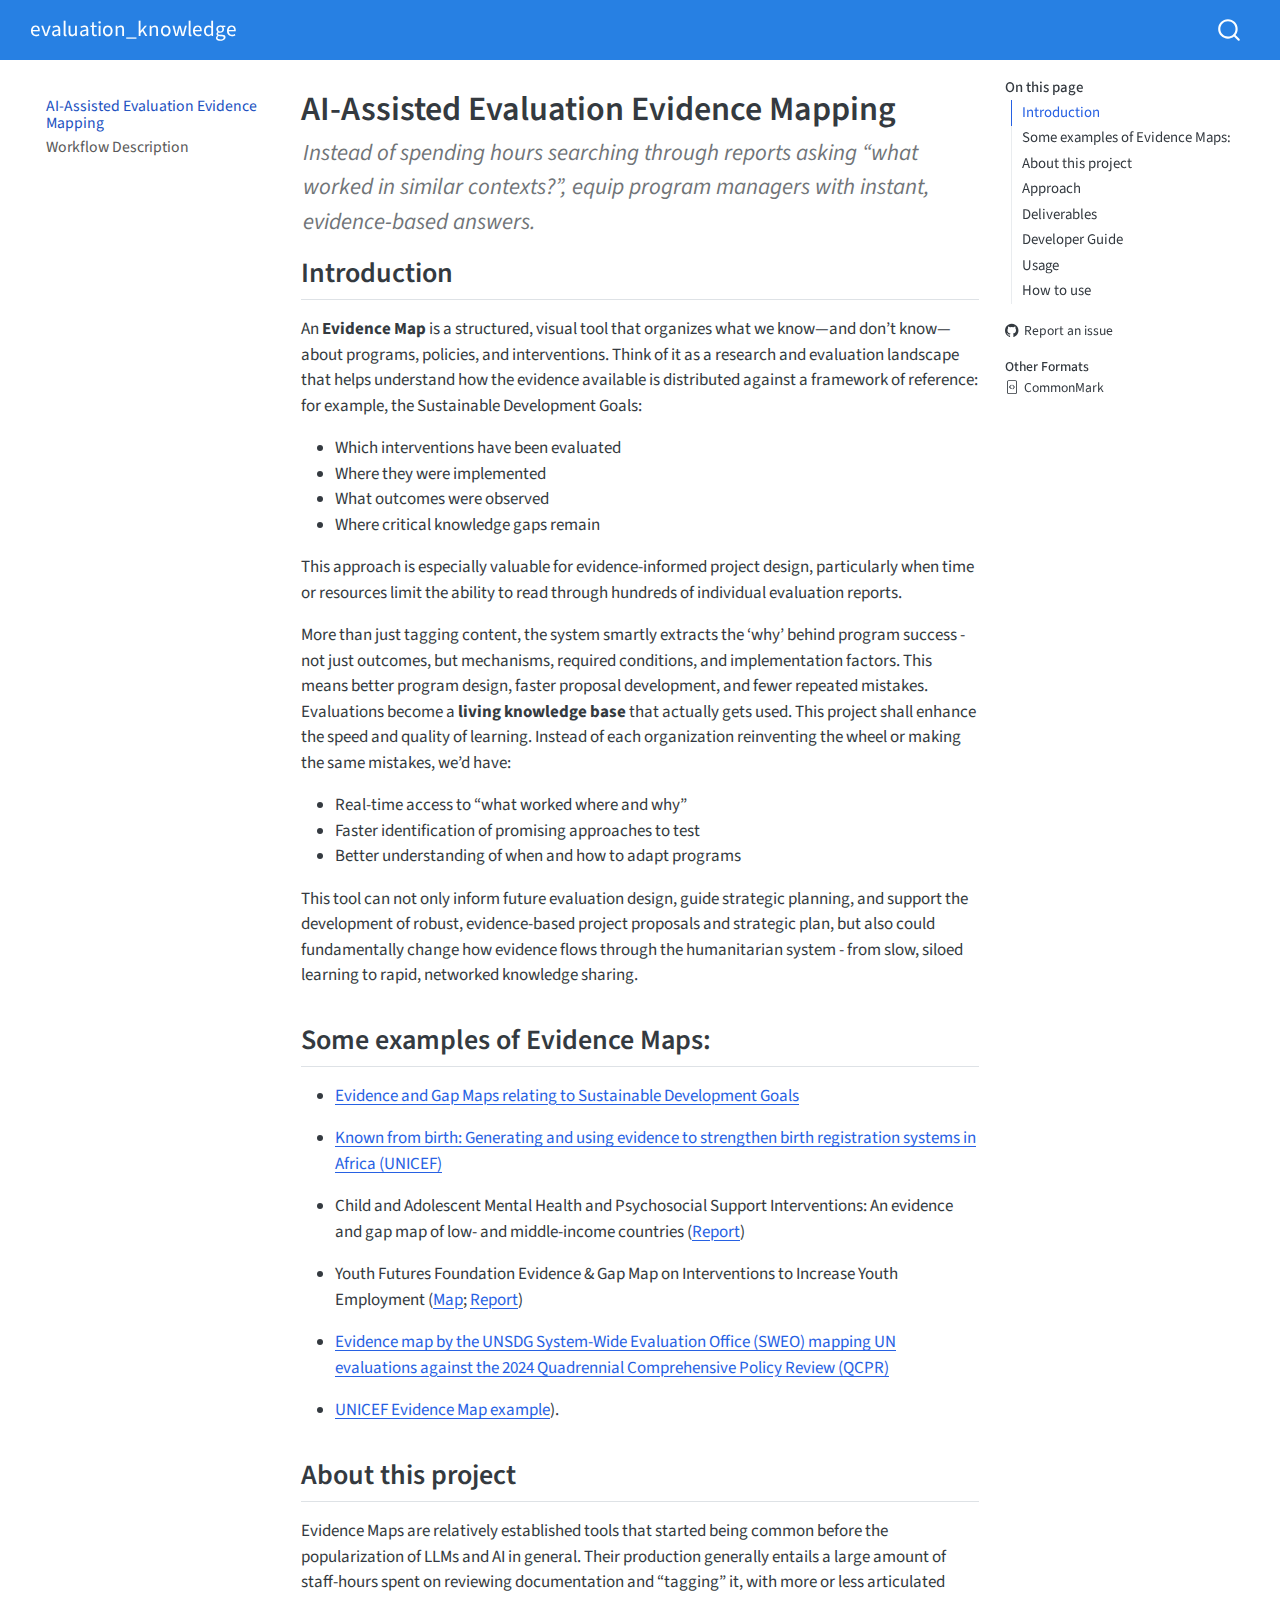
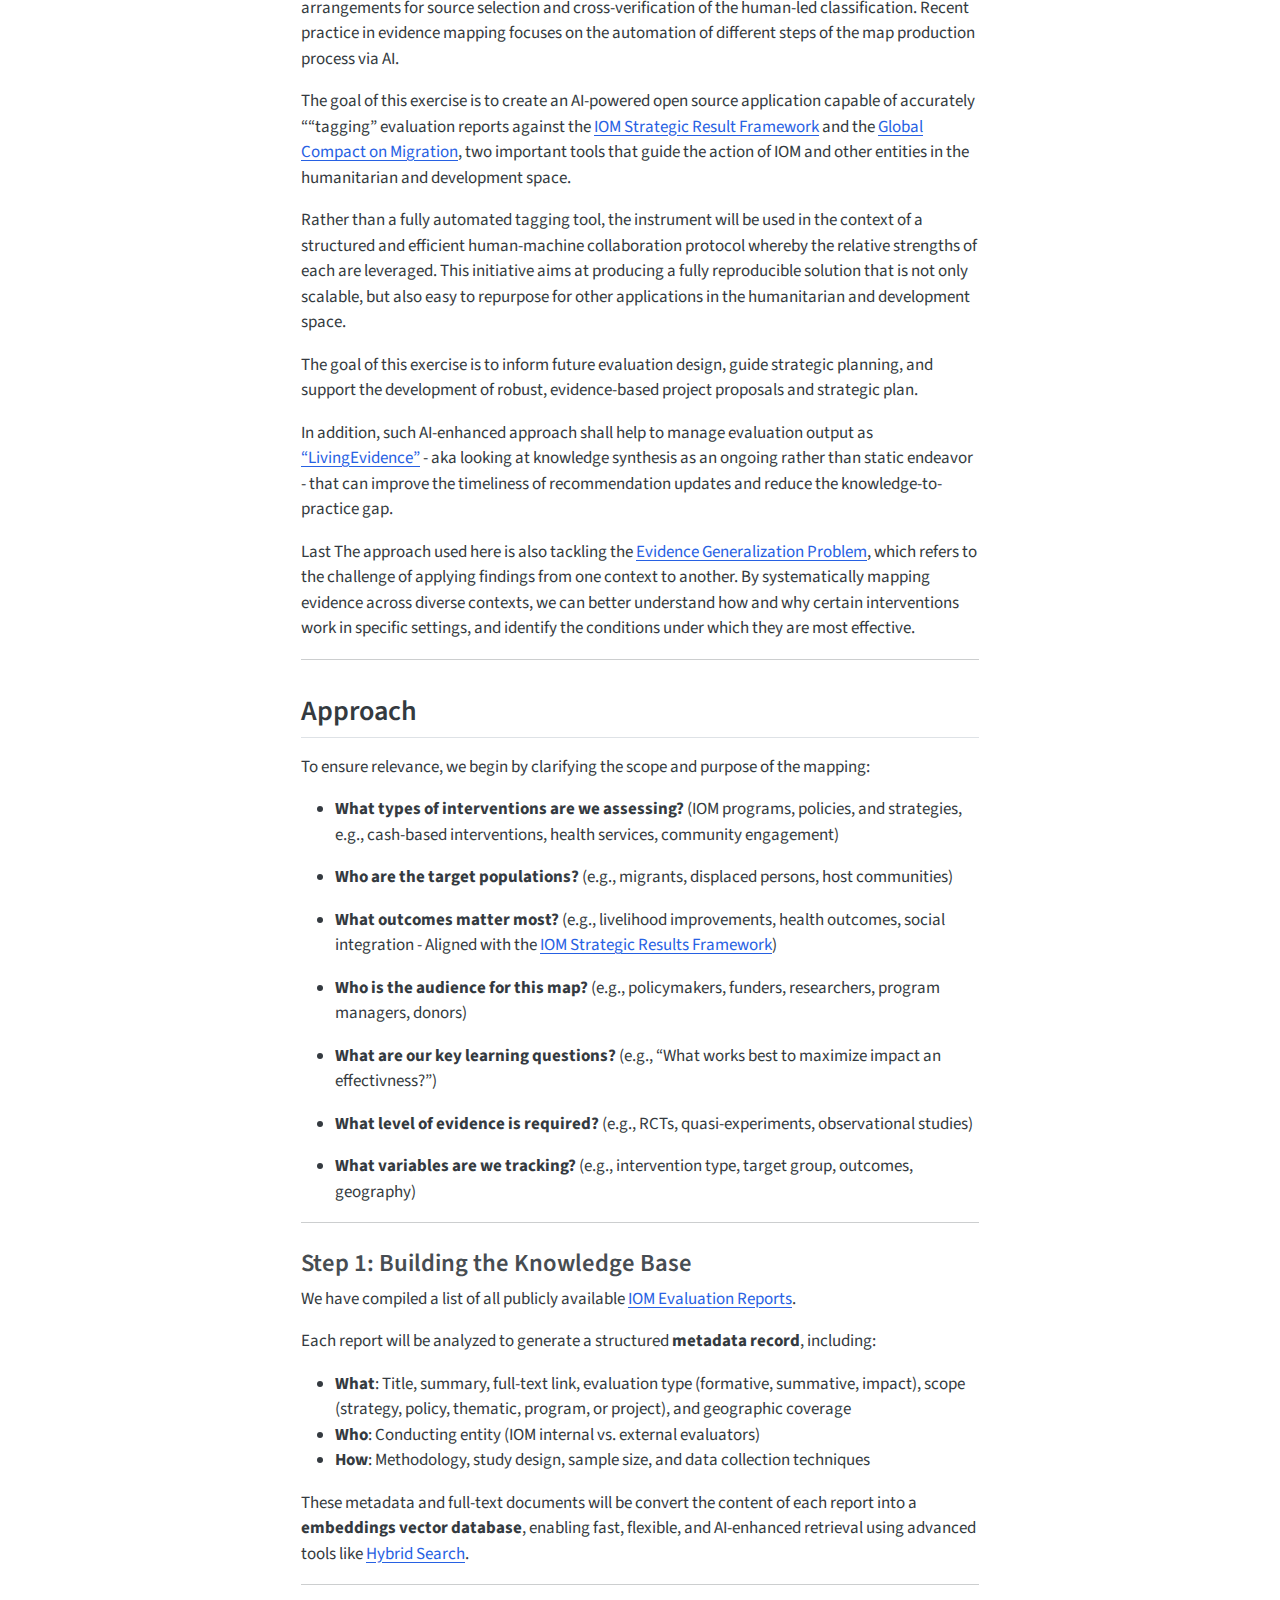
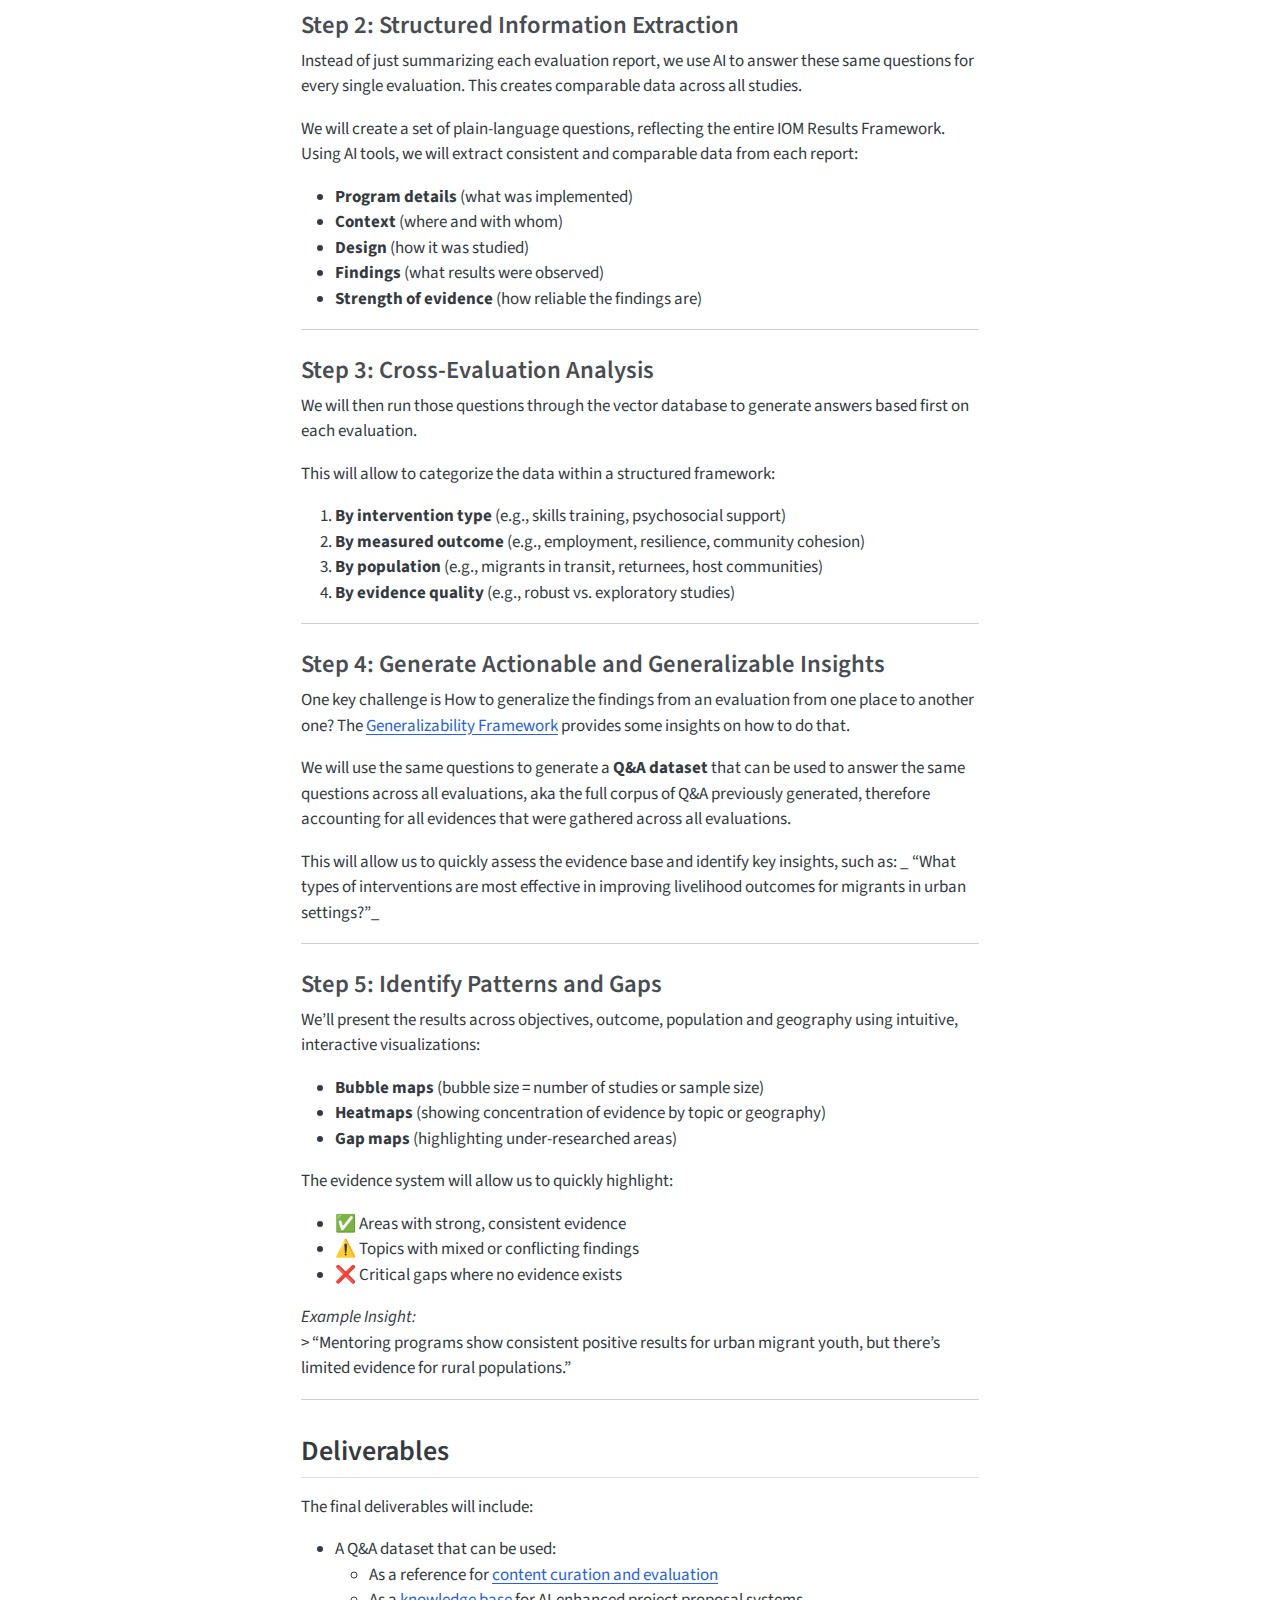
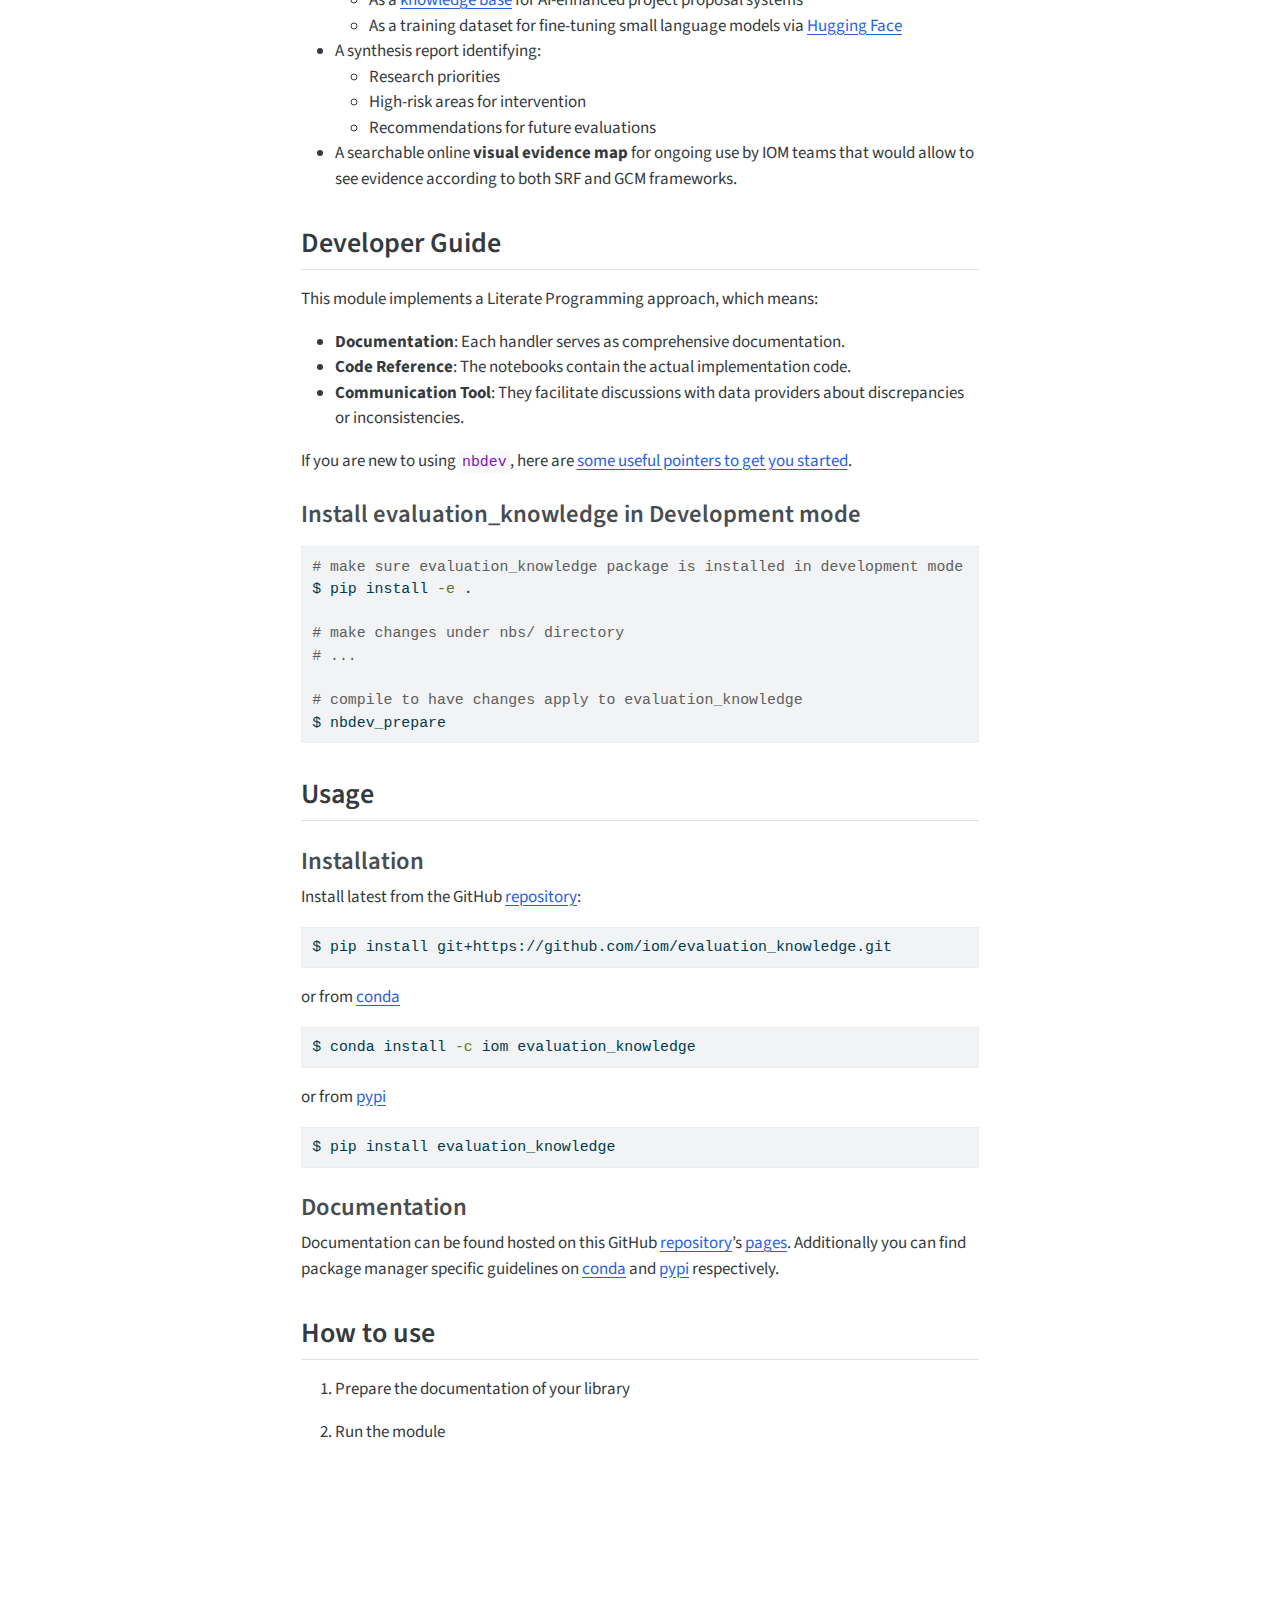
<file: _proc/_docs/index.html>
<!DOCTYPE html>
<html xmlns="http://www.w3.org/1999/xhtml" lang="en" xml:lang="en"><head>

<meta charset="utf-8">
<meta name="generator" content="quarto-1.6.39">

<meta name="viewport" content="width=device-width, initial-scale=1.0, user-scalable=yes">

<meta name="description" content="Instead of spending hours searching through reports asking “what worked in similar contexts?”, equip program managers with instant, evidence-based answers.">

<title>AI-Assisted Evaluation Evidence Mapping – evaluation_knowledge</title>
<style>
code{white-space: pre-wrap;}
span.smallcaps{font-variant: small-caps;}
div.columns{display: flex; gap: min(4vw, 1.5em);}
div.column{flex: auto; overflow-x: auto;}
div.hanging-indent{margin-left: 1.5em; text-indent: -1.5em;}
ul.task-list{list-style: none;}
ul.task-list li input[type="checkbox"] {
  width: 0.8em;
  margin: 0 0.8em 0.2em -1em; /* quarto-specific, see https://github.com/quarto-dev/quarto-cli/issues/4556 */ 
  vertical-align: middle;
}
/* CSS for syntax highlighting */
pre > code.sourceCode { white-space: pre; position: relative; }
pre > code.sourceCode > span { line-height: 1.25; }
pre > code.sourceCode > span:empty { height: 1.2em; }
.sourceCode { overflow: visible; }
code.sourceCode > span { color: inherit; text-decoration: inherit; }
div.sourceCode { margin: 1em 0; }
pre.sourceCode { margin: 0; }
@media screen {
div.sourceCode { overflow: auto; }
}
@media print {
pre > code.sourceCode { white-space: pre-wrap; }
pre > code.sourceCode > span { display: inline-block; text-indent: -5em; padding-left: 5em; }
}
pre.numberSource code
  { counter-reset: source-line 0; }
pre.numberSource code > span
  { position: relative; left: -4em; counter-increment: source-line; }
pre.numberSource code > span > a:first-child::before
  { content: counter(source-line);
    position: relative; left: -1em; text-align: right; vertical-align: baseline;
    border: none; display: inline-block;
    -webkit-touch-callout: none; -webkit-user-select: none;
    -khtml-user-select: none; -moz-user-select: none;
    -ms-user-select: none; user-select: none;
    padding: 0 4px; width: 4em;
  }
pre.numberSource { margin-left: 3em;  padding-left: 4px; }
div.sourceCode
  {   }
@media screen {
pre > code.sourceCode > span > a:first-child::before { text-decoration: underline; }
}
</style>


<script src="site_libs/quarto-nav/quarto-nav.js"></script>
<script src="site_libs/quarto-nav/headroom.min.js"></script>
<script src="site_libs/clipboard/clipboard.min.js"></script>
<script src="site_libs/quarto-search/autocomplete.umd.js"></script>
<script src="site_libs/quarto-search/fuse.min.js"></script>
<script src="site_libs/quarto-search/quarto-search.js"></script>
<meta name="quarto:offset" content="./">
<script src="site_libs/quarto-html/quarto.js"></script>
<script src="site_libs/quarto-html/popper.min.js"></script>
<script src="site_libs/quarto-html/tippy.umd.min.js"></script>
<script src="site_libs/quarto-html/anchor.min.js"></script>
<link href="site_libs/quarto-html/tippy.css" rel="stylesheet">
<link href="site_libs/quarto-html/quarto-syntax-highlighting-e26003cea8cd680ca0c55a263523d882.css" rel="stylesheet" id="quarto-text-highlighting-styles">
<script src="site_libs/bootstrap/bootstrap.min.js"></script>
<link href="site_libs/bootstrap/bootstrap-icons.css" rel="stylesheet">
<link href="site_libs/bootstrap/bootstrap-fad5ab29a14bbe0a7a7d29177f3f13bb.min.css" rel="stylesheet" append-hash="true" id="quarto-bootstrap" data-mode="light">
<script id="quarto-search-options" type="application/json">{
  "location": "navbar",
  "copy-button": false,
  "collapse-after": 3,
  "panel-placement": "end",
  "type": "overlay",
  "limit": 50,
  "keyboard-shortcut": [
    "f",
    "/",
    "s"
  ],
  "show-item-context": false,
  "language": {
    "search-no-results-text": "No results",
    "search-matching-documents-text": "matching documents",
    "search-copy-link-title": "Copy link to search",
    "search-hide-matches-text": "Hide additional matches",
    "search-more-match-text": "more match in this document",
    "search-more-matches-text": "more matches in this document",
    "search-clear-button-title": "Clear",
    "search-text-placeholder": "",
    "search-detached-cancel-button-title": "Cancel",
    "search-submit-button-title": "Submit",
    "search-label": "Search"
  }
}</script>


<link rel="stylesheet" href="styles.css">
<meta property="og:title" content="AI-Assisted Evaluation Evidence Mapping – evaluation_knowledge">
<meta property="og:description" content="Instead of spending hours searching through reports asking “what worked in similar contexts?”, equip program managers with instant, evidence-based answers.">
<meta property="og:site_name" content="evaluation_knowledge">
<meta name="twitter:title" content="AI-Assisted Evaluation Evidence Mapping – evaluation_knowledge">
<meta name="twitter:description" content="Instead of spending hours searching through reports asking “what worked in similar contexts?”, equip program managers with instant, evidence-based answers.">
<meta name="twitter:card" content="summary">
</head>

<body class="nav-sidebar floating nav-fixed">

<div id="quarto-search-results"></div>
  <header id="quarto-header" class="headroom fixed-top">
    <nav class="navbar navbar-expand-lg " data-bs-theme="dark">
      <div class="navbar-container container-fluid">
      <div class="navbar-brand-container mx-auto">
    <a class="navbar-brand" href="./index.html">
    <span class="navbar-title">evaluation_knowledge</span>
    </a>
  </div>
        <div class="quarto-navbar-tools tools-end">
</div>
          <div id="quarto-search" class="" title="Search"></div>
      </div> <!-- /container-fluid -->
    </nav>
  <nav class="quarto-secondary-nav">
    <div class="container-fluid d-flex">
      <button type="button" class="quarto-btn-toggle btn" data-bs-toggle="collapse" role="button" data-bs-target=".quarto-sidebar-collapse-item" aria-controls="quarto-sidebar" aria-expanded="false" aria-label="Toggle sidebar navigation" onclick="if (window.quartoToggleHeadroom) { window.quartoToggleHeadroom(); }">
        <i class="bi bi-layout-text-sidebar-reverse"></i>
      </button>
        <nav class="quarto-page-breadcrumbs" aria-label="breadcrumb"><ol class="breadcrumb"><li class="breadcrumb-item"><a href="./index.html">AI-Assisted Evaluation Evidence Mapping</a></li></ol></nav>
        <a class="flex-grow-1" role="navigation" data-bs-toggle="collapse" data-bs-target=".quarto-sidebar-collapse-item" aria-controls="quarto-sidebar" aria-expanded="false" aria-label="Toggle sidebar navigation" onclick="if (window.quartoToggleHeadroom) { window.quartoToggleHeadroom(); }">      
        </a>
    </div>
  </nav>
</header>
<!-- content -->
<div id="quarto-content" class="quarto-container page-columns page-rows-contents page-layout-article page-navbar">
<!-- sidebar -->
  <nav id="quarto-sidebar" class="sidebar collapse collapse-horizontal quarto-sidebar-collapse-item sidebar-navigation floating overflow-auto">
    <div class="sidebar-menu-container"> 
    <ul class="list-unstyled mt-1">
        <li class="sidebar-item">
  <div class="sidebar-item-container"> 
  <a href="./index.html" class="sidebar-item-text sidebar-link active">
 <span class="menu-text">AI-Assisted Evaluation Evidence Mapping</span></a>
  </div>
</li>
        <li class="sidebar-item">
  <div class="sidebar-item-container"> 
  <a href="./core.html" class="sidebar-item-text sidebar-link">
 <span class="menu-text">Workflow Description</span></a>
  </div>
</li>
    </ul>
    </div>
</nav>
<div id="quarto-sidebar-glass" class="quarto-sidebar-collapse-item" data-bs-toggle="collapse" data-bs-target=".quarto-sidebar-collapse-item"></div>
<!-- margin-sidebar -->
    <div id="quarto-margin-sidebar" class="sidebar margin-sidebar">
        <nav id="TOC" role="doc-toc" class="toc-active">
    <h2 id="toc-title">On this page</h2>
   
  <ul>
  <li><a href="#introduction" id="toc-introduction" class="nav-link active" data-scroll-target="#introduction">Introduction</a></li>
  <li><a href="#some-examples-of-evidence-maps" id="toc-some-examples-of-evidence-maps" class="nav-link" data-scroll-target="#some-examples-of-evidence-maps">Some examples of Evidence Maps:</a></li>
  <li><a href="#about-this-project" id="toc-about-this-project" class="nav-link" data-scroll-target="#about-this-project">About this project</a></li>
  <li><a href="#approach" id="toc-approach" class="nav-link" data-scroll-target="#approach">Approach</a>
  <ul class="collapse">
  <li><a href="#step-1-building-the-knowledge-base" id="toc-step-1-building-the-knowledge-base" class="nav-link" data-scroll-target="#step-1-building-the-knowledge-base">Step 1: Building the Knowledge Base</a></li>
  <li><a href="#step-2-structured-information-extraction" id="toc-step-2-structured-information-extraction" class="nav-link" data-scroll-target="#step-2-structured-information-extraction">Step 2: Structured Information Extraction</a></li>
  <li><a href="#step-3-cross-evaluation-analysis" id="toc-step-3-cross-evaluation-analysis" class="nav-link" data-scroll-target="#step-3-cross-evaluation-analysis">Step 3: Cross-Evaluation Analysis</a></li>
  <li><a href="#step-4-generate-actionable-and-generalizable-insights" id="toc-step-4-generate-actionable-and-generalizable-insights" class="nav-link" data-scroll-target="#step-4-generate-actionable-and-generalizable-insights">Step 4: Generate Actionable and Generalizable Insights</a></li>
  <li><a href="#step-5-identify-patterns-and-gaps" id="toc-step-5-identify-patterns-and-gaps" class="nav-link" data-scroll-target="#step-5-identify-patterns-and-gaps">Step 5: Identify Patterns and Gaps</a></li>
  </ul></li>
  <li><a href="#deliverables" id="toc-deliverables" class="nav-link" data-scroll-target="#deliverables">Deliverables</a></li>
  <li><a href="#developer-guide" id="toc-developer-guide" class="nav-link" data-scroll-target="#developer-guide">Developer Guide</a>
  <ul class="collapse">
  <li><a href="#install-evaluation_knowledge-in-development-mode" id="toc-install-evaluation_knowledge-in-development-mode" class="nav-link" data-scroll-target="#install-evaluation_knowledge-in-development-mode">Install evaluation_knowledge in Development mode</a></li>
  </ul></li>
  <li><a href="#usage" id="toc-usage" class="nav-link" data-scroll-target="#usage">Usage</a>
  <ul class="collapse">
  <li><a href="#installation" id="toc-installation" class="nav-link" data-scroll-target="#installation">Installation</a></li>
  <li><a href="#documentation" id="toc-documentation" class="nav-link" data-scroll-target="#documentation">Documentation</a></li>
  </ul></li>
  <li><a href="#how-to-use" id="toc-how-to-use" class="nav-link" data-scroll-target="#how-to-use">How to use</a></li>
  </ul>
<div class="toc-actions"><ul><li><a href="https://github.com/iom/evaluation_knowledge/issues/new" class="toc-action"><i class="bi bi-github"></i>Report an issue</a></li></ul></div><div class="quarto-alternate-formats"><h2>Other Formats</h2><ul><li><a href="index.html.md"><i class="bi bi-file-code"></i>CommonMark</a></li></ul></div></nav>
    </div>
<!-- main -->
<main class="content" id="quarto-document-content">

<header id="title-block-header" class="quarto-title-block default">
<div class="quarto-title">
<h1 class="title">AI-Assisted Evaluation Evidence Mapping</h1>
</div>

<div>
  <div class="description">
    Instead of spending hours searching through reports asking “<em>what worked in similar contexts?</em>”, equip program managers with instant, evidence-based answers.
  </div>
</div>


<div class="quarto-title-meta">

    
  
    
  </div>
  


</header>


<!-- WARNING: THIS FILE WAS AUTOGENERATED! DO NOT EDIT! -->
<section id="introduction" class="level2">
<h2 class="anchored" data-anchor-id="introduction">Introduction</h2>
<p>An <strong>Evidence Map</strong> is a structured, visual tool that organizes what we know—and don’t know—about programs, policies, and interventions. Think of it as a research and evaluation landscape that helps understand how the evidence available is distributed against a framework of reference: for example, the Sustainable Development Goals:</p>
<ul>
<li>Which interventions have been evaluated<br>
</li>
<li>Where they were implemented<br>
</li>
<li>What outcomes were observed<br>
</li>
<li>Where critical knowledge gaps remain</li>
</ul>
<p>This approach is especially valuable for evidence-informed project design, particularly when time or resources limit the ability to read through hundreds of individual evaluation reports.</p>
<p>More than just tagging content, the system smartly extracts the ‘why’ behind program success - not just outcomes, but mechanisms, required conditions, and implementation factors. This means better program design, faster proposal development, and fewer repeated mistakes. Evaluations become a <strong>living knowledge base</strong> that actually gets used. This project shall enhance the speed and quality of learning. Instead of each organization reinventing the wheel or making the same mistakes, we’d have:</p>
<ul>
<li>Real-time access to “what worked where and why”</li>
<li>Faster identification of promising approaches to test</li>
<li>Better understanding of when and how to adapt programs</li>
</ul>
<p>This tool can not only inform future evaluation design, guide strategic planning, and support the development of robust, evidence-based project proposals and strategic plan, but also could fundamentally change how evidence flows through the humanitarian system - from slow, siloed learning to rapid, networked knowledge sharing.</p>
</section>
<section id="some-examples-of-evidence-maps" class="level2">
<h2 class="anchored" data-anchor-id="some-examples-of-evidence-maps">Some examples of Evidence Maps:</h2>
<ul>
<li><p><a href="https://www.sdgsynthesiscoalition.org/sites/default/files/2024-10/Map%20of%20Maps%20on%20SDGs%20in%20LMICs_05122024.html">Evidence and Gap Maps relating to Sustainable Development Goals</a></p></li>
<li><p><a href="https://www.unicef.org/innocenti/media/3861/file/CA-BirthEviMap-Final-14.09.2023.pdf">Known from birth: Generating and using evidence to strengthen birth registration systems in Africa (UNICEF)</a></p></li>
<li><p>Child and Adolescent Mental Health and Psychosocial Support Interventions: An evidence and gap map of low- and middle-income countries (<a href="https://onlinelibrary.wiley.com/doi/10.1002/cl2.1349?msockid=0f883b2b378764a726682f9536af656c">Report</a>)</p></li>
<li><p>Youth Futures Foundation Evidence &amp; Gap Map on Interventions to Increase Youth Employment (<a href="https://youthfuturesfoundation.org/wp-content/uploads/2025/02/Youth-Futures-Evidence-and-Gap-Map-updated-Jan-2025.html">Map</a>; <a href="https://youthfuturesfoundation.org/wp-content/uploads/2024/11/Youth-Futures-Foundation-Evidence-and-Gap-Map-Effectiveness-of-Interventions-Technical-Report-November-2024.pdf">Report</a>)</p></li>
<li><p><a href="https://www.sdgsynthesiscoalition.org/sites/default/files/2024-10/UNSWE_Interactive%20Evaluation%20Evidence%20Map_QCPR_coverage_v1.0.html">Evidence map by the UNSDG System-Wide Evaluation Office (SWEO) mapping UN evaluations against the 2024 Quadrennial Comprehensive Policy Review (QCPR)</a></p></li>
<li><p><a href="https://evaluationreports.unicef.org/app/evaluation-evidence-gap-map.html">UNICEF Evidence Map example</a>).</p></li>
</ul>
</section>
<section id="about-this-project" class="level2">
<h2 class="anchored" data-anchor-id="about-this-project">About this project</h2>
<p>Evidence Maps are relatively established tools that started being common before the popularization of LLMs and AI in general. Their production generally entails a large amount of staff-hours spent on reviewing documentation and “tagging” it, with more or less articulated arrangements for source selection and cross-verification of the human-led classification. Recent practice in evidence mapping focuses on the automation of different steps of the map production process via AI.</p>
<p>The goal of this exercise is to create an AI-powered open source application capable of accurately ““tagging” evaluation reports against the <a href="https://www.iom.int/iom-strategic-results-framework-srf">IOM Strategic Result Framework</a> and the <a href="https://www.iom.int/global-compact-migration">Global Compact on Migration</a>, two important tools that guide the action of IOM and other entities in the humanitarian and development space.</p>
<p>Rather than a fully automated tagging tool, the instrument will be used in the context of a structured and efficient human-machine collaboration protocol whereby the relative strengths of each are leveraged. This initiative aims at producing a fully reproducible solution that is not only scalable, but also easy to repurpose for other applications in the humanitarian and development space.</p>
<p>The goal of this exercise is to inform future evaluation design, guide strategic planning, and support the development of robust, evidence-based project proposals and strategic plan.</p>
<p>In addition, such AI-enhanced approach shall help to manage evaluation output as <strong><a href="https://www.aliveevidence.org/">“LivingEvidence”</a></strong> - aka looking at knowledge synthesis as an ongoing rather than static endeavor - that can improve the timeliness of recommendation updates and reduce the knowledge-to-practice gap.</p>
<p>Last The approach used here is also tackling the <strong><a href="https://ssir.org/articles/entry/the_generalizability_puzzle">Evidence Generalization Problem</a></strong>, which refers to the challenge of applying findings from one context to another. By systematically mapping evidence across diverse contexts, we can better understand how and why certain interventions work in specific settings, and identify the conditions under which they are most effective.</p>
<hr>
</section>
<section id="approach" class="level2">
<h2 class="anchored" data-anchor-id="approach">Approach</h2>
<p>To ensure relevance, we begin by clarifying the scope and purpose of the mapping:</p>
<ul>
<li><p><strong>What types of interventions are we assessing?</strong> (IOM programs, policies, and strategies, e.g., cash-based interventions, health services, community engagement)</p></li>
<li><p><strong>Who are the target populations?</strong> (e.g., migrants, displaced persons, host communities)</p></li>
<li><p><strong>What outcomes matter most?</strong> (e.g., livelihood improvements, health outcomes, social integration - Aligned with the <a href="https://www.iom.int/iom-strategic-results-framework-srf">IOM Strategic Results Framework</a>)</p></li>
<li><p><strong>Who is the audience for this map?</strong> (e.g., policymakers, funders, researchers, program managers, donors)</p></li>
<li><p><strong>What are our key learning questions?</strong> (e.g., “What works best to maximize impact an effectivness?”)</p></li>
<li><p><strong>What level of evidence is required?</strong> (e.g., RCTs, quasi-experiments, observational studies)</p></li>
<li><p><strong>What variables are we tracking?</strong> (e.g., intervention type, target group, outcomes, geography)</p></li>
</ul>
<hr>
<section id="step-1-building-the-knowledge-base" class="level3">
<h3 class="anchored" data-anchor-id="step-1-building-the-knowledge-base">Step 1: Building the Knowledge Base</h3>
<p>We have compiled a list of all publicly available <a href="https://evaluation.iom.int/evaluation-search-pdf">IOM Evaluation Reports</a>.</p>
<p>Each report will be analyzed to generate a structured <strong>metadata record</strong>, including:</p>
<ul>
<li><strong>What</strong>: Title, summary, full-text link, evaluation type (formative, summative, impact), scope (strategy, policy, thematic, program, or project), and geographic coverage<br>
</li>
<li><strong>Who</strong>: Conducting entity (IOM internal vs.&nbsp;external evaluators)<br>
</li>
<li><strong>How</strong>: Methodology, study design, sample size, and data collection techniques</li>
</ul>
<p>These metadata and full-text documents will be convert the content of each report into a <strong>embeddings vector database</strong>, enabling fast, flexible, and AI-enhanced retrieval using advanced tools like <a href="https://docs.lancedb.com/core/hybrid-search">Hybrid Search</a>.</p>
<hr>
</section>
<section id="step-2-structured-information-extraction" class="level3">
<h3 class="anchored" data-anchor-id="step-2-structured-information-extraction">Step 2: Structured Information Extraction</h3>
<p>Instead of just summarizing each evaluation report, we use AI to answer these same questions for every single evaluation. This creates comparable data across all studies.</p>
<p>We will create a set of plain-language questions, reflecting the entire IOM Results Framework. Using AI tools, we will extract consistent and comparable data from each report:</p>
<ul>
<li><strong>Program details</strong> (what was implemented)<br>
</li>
<li><strong>Context</strong> (where and with whom)<br>
</li>
<li><strong>Design</strong> (how it was studied)<br>
</li>
<li><strong>Findings</strong> (what results were observed)<br>
</li>
<li><strong>Strength of evidence</strong> (how reliable the findings are)</li>
</ul>
<hr>
</section>
<section id="step-3-cross-evaluation-analysis" class="level3">
<h3 class="anchored" data-anchor-id="step-3-cross-evaluation-analysis">Step 3: Cross-Evaluation Analysis</h3>
<p>We will then run those questions through the vector database to generate answers based first on each evaluation.</p>
<p>This will allow to categorize the data within a structured framework:</p>
<ol type="1">
<li><strong>By intervention type</strong> (e.g., skills training, psychosocial support)<br>
</li>
<li><strong>By measured outcome</strong> (e.g., employment, resilience, community cohesion)<br>
</li>
<li><strong>By population</strong> (e.g., migrants in transit, returnees, host communities)<br>
</li>
<li><strong>By evidence quality</strong> (e.g., robust vs.&nbsp;exploratory studies)</li>
</ol>
<hr>
</section>
<section id="step-4-generate-actionable-and-generalizable-insights" class="level3">
<h3 class="anchored" data-anchor-id="step-4-generate-actionable-and-generalizable-insights">Step 4: Generate Actionable and Generalizable Insights</h3>
<p>One key challenge is How to generalize the findings from an evaluation from one place to another one? The <a href="https://ssir.org/articles/entry/the_generalizability_puzzle">Generalizability Framework</a> provides some insights on how to do that.</p>
<p>We will use the same questions to generate a <strong>Q&amp;A dataset</strong> that can be used to answer the same questions across all evaluations, aka the full corpus of Q&amp;A previously generated, therefore accounting for all evidences that were gathered across all evaluations.</p>
<p>This will allow us to quickly assess the evidence base and identify key insights, such as: _ “What types of interventions are most effective in improving livelihood outcomes for migrants in urban settings?”_</p>
<hr>
</section>
<section id="step-5-identify-patterns-and-gaps" class="level3">
<h3 class="anchored" data-anchor-id="step-5-identify-patterns-and-gaps">Step 5: Identify Patterns and Gaps</h3>
<p>We’ll present the results across objectives, outcome, population and geography using intuitive, interactive visualizations:</p>
<ul>
<li><strong>Bubble maps</strong> (bubble size = number of studies or sample size)<br>
</li>
<li><strong>Heatmaps</strong> (showing concentration of evidence by topic or geography)<br>
</li>
<li><strong>Gap maps</strong> (highlighting under-researched areas)</li>
</ul>
<p>The evidence system will allow us to quickly highlight:</p>
<ul>
<li>✅ Areas with strong, consistent evidence<br>
</li>
<li>⚠️ Topics with mixed or conflicting findings<br>
</li>
<li>❌ Critical gaps where no evidence exists</li>
</ul>
<p><em>Example Insight:</em><br>
&gt; “Mentoring programs show consistent positive results for urban migrant youth, but there’s limited evidence for rural populations.”</p>
<hr>
</section>
</section>
<section id="deliverables" class="level2">
<h2 class="anchored" data-anchor-id="deliverables">Deliverables</h2>
<p>The final deliverables will include:</p>
<ul>
<li>A Q&amp;A dataset that can be used:
<ul>
<li>As a reference for <a href="https://api.labelstud.io/tutorials/tutorials/evaluate-llm-responses">content curation and evaluation</a><br>
</li>
<li>As a <a href="https://docs.crewai.com/concepts/knowledge">knowledge base</a> for AI-enhanced project proposal systems<br>
</li>
<li>As a training dataset for fine-tuning small language models via <a href="https://huggingface.co/">Hugging Face</a></li>
</ul></li>
<li>A synthesis report identifying:
<ul>
<li>Research priorities<br>
</li>
<li>High-risk areas for intervention<br>
</li>
<li>Recommendations for future evaluations</li>
</ul></li>
<li>A searchable online <strong>visual evidence map</strong> for ongoing use by IOM teams that would allow to see evidence according to both SRF and GCM frameworks.</li>
</ul>
</section>
<section id="developer-guide" class="level2">
<h2 class="anchored" data-anchor-id="developer-guide">Developer Guide</h2>
<p>This module implements a Literate Programming approach, which means:</p>
<ul>
<li><strong>Documentation</strong>: Each handler serves as comprehensive documentation.</li>
<li><strong>Code Reference</strong>: The notebooks contain the actual implementation code.</li>
<li><strong>Communication Tool</strong>: They facilitate discussions with data providers about discrepancies or inconsistencies.</li>
</ul>
<p>If you are new to using <code>nbdev</code>, here are <a href="https://nbdev.fast.ai/tutorials/tutorial.html">some useful pointers to get you started</a>.</p>
<section id="install-evaluation_knowledge-in-development-mode" class="level3">
<h3 class="anchored" data-anchor-id="install-evaluation_knowledge-in-development-mode">Install evaluation_knowledge in Development mode</h3>
<div class="sourceCode" id="cb1"><pre class="sourceCode sh code-with-copy"><code class="sourceCode bash"><span id="cb1-1"><a href="#cb1-1" aria-hidden="true" tabindex="-1"></a><span class="co"># make sure evaluation_knowledge package is installed in development mode</span></span>
<span id="cb1-2"><a href="#cb1-2" aria-hidden="true" tabindex="-1"></a><span class="ex">$</span> pip install <span class="at">-e</span> .</span>
<span id="cb1-3"><a href="#cb1-3" aria-hidden="true" tabindex="-1"></a></span>
<span id="cb1-4"><a href="#cb1-4" aria-hidden="true" tabindex="-1"></a><span class="co"># make changes under nbs/ directory</span></span>
<span id="cb1-5"><a href="#cb1-5" aria-hidden="true" tabindex="-1"></a><span class="co"># ...</span></span>
<span id="cb1-6"><a href="#cb1-6" aria-hidden="true" tabindex="-1"></a></span>
<span id="cb1-7"><a href="#cb1-7" aria-hidden="true" tabindex="-1"></a><span class="co"># compile to have changes apply to evaluation_knowledge</span></span>
<span id="cb1-8"><a href="#cb1-8" aria-hidden="true" tabindex="-1"></a><span class="ex">$</span> nbdev_prepare</span></code><button title="Copy to Clipboard" class="code-copy-button"><i class="bi"></i></button></pre></div>
</section>
</section>
<section id="usage" class="level2">
<h2 class="anchored" data-anchor-id="usage">Usage</h2>
<section id="installation" class="level3">
<h3 class="anchored" data-anchor-id="installation">Installation</h3>
<p>Install latest from the GitHub <a href="https://github.com/iom/evaluation_knowledge">repository</a>:</p>
<div class="sourceCode" id="cb2"><pre class="sourceCode sh code-with-copy"><code class="sourceCode bash"><span id="cb2-1"><a href="#cb2-1" aria-hidden="true" tabindex="-1"></a><span class="ex">$</span> pip install git+https://github.com/iom/evaluation_knowledge.git</span></code><button title="Copy to Clipboard" class="code-copy-button"><i class="bi"></i></button></pre></div>
<p>or from <a href="https://anaconda.org/iom/evaluation_knowledge">conda</a></p>
<div class="sourceCode" id="cb3"><pre class="sourceCode sh code-with-copy"><code class="sourceCode bash"><span id="cb3-1"><a href="#cb3-1" aria-hidden="true" tabindex="-1"></a><span class="ex">$</span> conda install <span class="at">-c</span> iom evaluation_knowledge</span></code><button title="Copy to Clipboard" class="code-copy-button"><i class="bi"></i></button></pre></div>
<p>or from <a href="https://pypi.org/project/evaluation_knowledge/">pypi</a></p>
<div class="sourceCode" id="cb4"><pre class="sourceCode sh code-with-copy"><code class="sourceCode bash"><span id="cb4-1"><a href="#cb4-1" aria-hidden="true" tabindex="-1"></a><span class="ex">$</span> pip install evaluation_knowledge</span></code><button title="Copy to Clipboard" class="code-copy-button"><i class="bi"></i></button></pre></div>
</section>
<section id="documentation" class="level3">
<h3 class="anchored" data-anchor-id="documentation">Documentation</h3>
<p>Documentation can be found hosted on this GitHub <a href="https://github.com/iom/evaluation_knowledge">repository</a>’s <a href="https://iom.github.io/evaluation_knowledge/">pages</a>. Additionally you can find package manager specific guidelines on <a href="https://anaconda.org/iom/evaluation_knowledge">conda</a> and <a href="https://pypi.org/project/evaluation_knowledge/">pypi</a> respectively.</p>
</section>
</section>
<section id="how-to-use" class="level2">
<h2 class="anchored" data-anchor-id="how-to-use">How to use</h2>
<ol type="1">
<li><p>Prepare the documentation of your library</p></li>
<li><p>Run the module</p></li>
</ol>


</section>

</main> <!-- /main -->
<script id="quarto-html-after-body" type="application/javascript">
window.document.addEventListener("DOMContentLoaded", function (event) {
  const toggleBodyColorMode = (bsSheetEl) => {
    const mode = bsSheetEl.getAttribute("data-mode");
    const bodyEl = window.document.querySelector("body");
    if (mode === "dark") {
      bodyEl.classList.add("quarto-dark");
      bodyEl.classList.remove("quarto-light");
    } else {
      bodyEl.classList.add("quarto-light");
      bodyEl.classList.remove("quarto-dark");
    }
  }
  const toggleBodyColorPrimary = () => {
    const bsSheetEl = window.document.querySelector("link#quarto-bootstrap");
    if (bsSheetEl) {
      toggleBodyColorMode(bsSheetEl);
    }
  }
  toggleBodyColorPrimary();  
  const icon = "";
  const anchorJS = new window.AnchorJS();
  anchorJS.options = {
    placement: 'right',
    icon: icon
  };
  anchorJS.add('.anchored');
  const isCodeAnnotation = (el) => {
    for (const clz of el.classList) {
      if (clz.startsWith('code-annotation-')) {                     
        return true;
      }
    }
    return false;
  }
  const onCopySuccess = function(e) {
    // button target
    const button = e.trigger;
    // don't keep focus
    button.blur();
    // flash "checked"
    button.classList.add('code-copy-button-checked');
    var currentTitle = button.getAttribute("title");
    button.setAttribute("title", "Copied!");
    let tooltip;
    if (window.bootstrap) {
      button.setAttribute("data-bs-toggle", "tooltip");
      button.setAttribute("data-bs-placement", "left");
      button.setAttribute("data-bs-title", "Copied!");
      tooltip = new bootstrap.Tooltip(button, 
        { trigger: "manual", 
          customClass: "code-copy-button-tooltip",
          offset: [0, -8]});
      tooltip.show();    
    }
    setTimeout(function() {
      if (tooltip) {
        tooltip.hide();
        button.removeAttribute("data-bs-title");
        button.removeAttribute("data-bs-toggle");
        button.removeAttribute("data-bs-placement");
      }
      button.setAttribute("title", currentTitle);
      button.classList.remove('code-copy-button-checked');
    }, 1000);
    // clear code selection
    e.clearSelection();
  }
  const getTextToCopy = function(trigger) {
      const codeEl = trigger.previousElementSibling.cloneNode(true);
      for (const childEl of codeEl.children) {
        if (isCodeAnnotation(childEl)) {
          childEl.remove();
        }
      }
      return codeEl.innerText;
  }
  const clipboard = new window.ClipboardJS('.code-copy-button:not([data-in-quarto-modal])', {
    text: getTextToCopy
  });
  clipboard.on('success', onCopySuccess);
  if (window.document.getElementById('quarto-embedded-source-code-modal')) {
    const clipboardModal = new window.ClipboardJS('.code-copy-button[data-in-quarto-modal]', {
      text: getTextToCopy,
      container: window.document.getElementById('quarto-embedded-source-code-modal')
    });
    clipboardModal.on('success', onCopySuccess);
  }
    var localhostRegex = new RegExp(/^(?:http|https):\/\/localhost\:?[0-9]*\//);
    var mailtoRegex = new RegExp(/^mailto:/);
      var filterRegex = new RegExp("https:\/\/iom\.github\.io\/evaluation_knowledge");
    var isInternal = (href) => {
        return filterRegex.test(href) || localhostRegex.test(href) || mailtoRegex.test(href);
    }
    // Inspect non-navigation links and adorn them if external
 	var links = window.document.querySelectorAll('a[href]:not(.nav-link):not(.navbar-brand):not(.toc-action):not(.sidebar-link):not(.sidebar-item-toggle):not(.pagination-link):not(.no-external):not([aria-hidden]):not(.dropdown-item):not(.quarto-navigation-tool):not(.about-link)');
    for (var i=0; i<links.length; i++) {
      const link = links[i];
      if (!isInternal(link.href)) {
        // undo the damage that might have been done by quarto-nav.js in the case of
        // links that we want to consider external
        if (link.dataset.originalHref !== undefined) {
          link.href = link.dataset.originalHref;
        }
      }
    }
  function tippyHover(el, contentFn, onTriggerFn, onUntriggerFn) {
    const config = {
      allowHTML: true,
      maxWidth: 500,
      delay: 100,
      arrow: false,
      appendTo: function(el) {
          return el.parentElement;
      },
      interactive: true,
      interactiveBorder: 10,
      theme: 'quarto',
      placement: 'bottom-start',
    };
    if (contentFn) {
      config.content = contentFn;
    }
    if (onTriggerFn) {
      config.onTrigger = onTriggerFn;
    }
    if (onUntriggerFn) {
      config.onUntrigger = onUntriggerFn;
    }
    window.tippy(el, config); 
  }
  const noterefs = window.document.querySelectorAll('a[role="doc-noteref"]');
  for (var i=0; i<noterefs.length; i++) {
    const ref = noterefs[i];
    tippyHover(ref, function() {
      // use id or data attribute instead here
      let href = ref.getAttribute('data-footnote-href') || ref.getAttribute('href');
      try { href = new URL(href).hash; } catch {}
      const id = href.replace(/^#\/?/, "");
      const note = window.document.getElementById(id);
      if (note) {
        return note.innerHTML;
      } else {
        return "";
      }
    });
  }
  const xrefs = window.document.querySelectorAll('a.quarto-xref');
  const processXRef = (id, note) => {
    // Strip column container classes
    const stripColumnClz = (el) => {
      el.classList.remove("page-full", "page-columns");
      if (el.children) {
        for (const child of el.children) {
          stripColumnClz(child);
        }
      }
    }
    stripColumnClz(note)
    if (id === null || id.startsWith('sec-')) {
      // Special case sections, only their first couple elements
      const container = document.createElement("div");
      if (note.children && note.children.length > 2) {
        container.appendChild(note.children[0].cloneNode(true));
        for (let i = 1; i < note.children.length; i++) {
          const child = note.children[i];
          if (child.tagName === "P" && child.innerText === "") {
            continue;
          } else {
            container.appendChild(child.cloneNode(true));
            break;
          }
        }
        if (window.Quarto?.typesetMath) {
          window.Quarto.typesetMath(container);
        }
        return container.innerHTML
      } else {
        if (window.Quarto?.typesetMath) {
          window.Quarto.typesetMath(note);
        }
        return note.innerHTML;
      }
    } else {
      // Remove any anchor links if they are present
      const anchorLink = note.querySelector('a.anchorjs-link');
      if (anchorLink) {
        anchorLink.remove();
      }
      if (window.Quarto?.typesetMath) {
        window.Quarto.typesetMath(note);
      }
      if (note.classList.contains("callout")) {
        return note.outerHTML;
      } else {
        return note.innerHTML;
      }
    }
  }
  for (var i=0; i<xrefs.length; i++) {
    const xref = xrefs[i];
    tippyHover(xref, undefined, function(instance) {
      instance.disable();
      let url = xref.getAttribute('href');
      let hash = undefined; 
      if (url.startsWith('#')) {
        hash = url;
      } else {
        try { hash = new URL(url).hash; } catch {}
      }
      if (hash) {
        const id = hash.replace(/^#\/?/, "");
        const note = window.document.getElementById(id);
        if (note !== null) {
          try {
            const html = processXRef(id, note.cloneNode(true));
            instance.setContent(html);
          } finally {
            instance.enable();
            instance.show();
          }
        } else {
          // See if we can fetch this
          fetch(url.split('#')[0])
          .then(res => res.text())
          .then(html => {
            const parser = new DOMParser();
            const htmlDoc = parser.parseFromString(html, "text/html");
            const note = htmlDoc.getElementById(id);
            if (note !== null) {
              const html = processXRef(id, note);
              instance.setContent(html);
            } 
          }).finally(() => {
            instance.enable();
            instance.show();
          });
        }
      } else {
        // See if we can fetch a full url (with no hash to target)
        // This is a special case and we should probably do some content thinning / targeting
        fetch(url)
        .then(res => res.text())
        .then(html => {
          const parser = new DOMParser();
          const htmlDoc = parser.parseFromString(html, "text/html");
          const note = htmlDoc.querySelector('main.content');
          if (note !== null) {
            // This should only happen for chapter cross references
            // (since there is no id in the URL)
            // remove the first header
            if (note.children.length > 0 && note.children[0].tagName === "HEADER") {
              note.children[0].remove();
            }
            const html = processXRef(null, note);
            instance.setContent(html);
          } 
        }).finally(() => {
          instance.enable();
          instance.show();
        });
      }
    }, function(instance) {
    });
  }
      let selectedAnnoteEl;
      const selectorForAnnotation = ( cell, annotation) => {
        let cellAttr = 'data-code-cell="' + cell + '"';
        let lineAttr = 'data-code-annotation="' +  annotation + '"';
        const selector = 'span[' + cellAttr + '][' + lineAttr + ']';
        return selector;
      }
      const selectCodeLines = (annoteEl) => {
        const doc = window.document;
        const targetCell = annoteEl.getAttribute("data-target-cell");
        const targetAnnotation = annoteEl.getAttribute("data-target-annotation");
        const annoteSpan = window.document.querySelector(selectorForAnnotation(targetCell, targetAnnotation));
        const lines = annoteSpan.getAttribute("data-code-lines").split(",");
        const lineIds = lines.map((line) => {
          return targetCell + "-" + line;
        })
        let top = null;
        let height = null;
        let parent = null;
        if (lineIds.length > 0) {
            //compute the position of the single el (top and bottom and make a div)
            const el = window.document.getElementById(lineIds[0]);
            top = el.offsetTop;
            height = el.offsetHeight;
            parent = el.parentElement.parentElement;
          if (lineIds.length > 1) {
            const lastEl = window.document.getElementById(lineIds[lineIds.length - 1]);
            const bottom = lastEl.offsetTop + lastEl.offsetHeight;
            height = bottom - top;
          }
          if (top !== null && height !== null && parent !== null) {
            // cook up a div (if necessary) and position it 
            let div = window.document.getElementById("code-annotation-line-highlight");
            if (div === null) {
              div = window.document.createElement("div");
              div.setAttribute("id", "code-annotation-line-highlight");
              div.style.position = 'absolute';
              parent.appendChild(div);
            }
            div.style.top = top - 2 + "px";
            div.style.height = height + 4 + "px";
            div.style.left = 0;
            let gutterDiv = window.document.getElementById("code-annotation-line-highlight-gutter");
            if (gutterDiv === null) {
              gutterDiv = window.document.createElement("div");
              gutterDiv.setAttribute("id", "code-annotation-line-highlight-gutter");
              gutterDiv.style.position = 'absolute';
              const codeCell = window.document.getElementById(targetCell);
              const gutter = codeCell.querySelector('.code-annotation-gutter');
              gutter.appendChild(gutterDiv);
            }
            gutterDiv.style.top = top - 2 + "px";
            gutterDiv.style.height = height + 4 + "px";
          }
          selectedAnnoteEl = annoteEl;
        }
      };
      const unselectCodeLines = () => {
        const elementsIds = ["code-annotation-line-highlight", "code-annotation-line-highlight-gutter"];
        elementsIds.forEach((elId) => {
          const div = window.document.getElementById(elId);
          if (div) {
            div.remove();
          }
        });
        selectedAnnoteEl = undefined;
      };
        // Handle positioning of the toggle
    window.addEventListener(
      "resize",
      throttle(() => {
        elRect = undefined;
        if (selectedAnnoteEl) {
          selectCodeLines(selectedAnnoteEl);
        }
      }, 10)
    );
    function throttle(fn, ms) {
    let throttle = false;
    let timer;
      return (...args) => {
        if(!throttle) { // first call gets through
            fn.apply(this, args);
            throttle = true;
        } else { // all the others get throttled
            if(timer) clearTimeout(timer); // cancel #2
            timer = setTimeout(() => {
              fn.apply(this, args);
              timer = throttle = false;
            }, ms);
        }
      };
    }
      // Attach click handler to the DT
      const annoteDls = window.document.querySelectorAll('dt[data-target-cell]');
      for (const annoteDlNode of annoteDls) {
        annoteDlNode.addEventListener('click', (event) => {
          const clickedEl = event.target;
          if (clickedEl !== selectedAnnoteEl) {
            unselectCodeLines();
            const activeEl = window.document.querySelector('dt[data-target-cell].code-annotation-active');
            if (activeEl) {
              activeEl.classList.remove('code-annotation-active');
            }
            selectCodeLines(clickedEl);
            clickedEl.classList.add('code-annotation-active');
          } else {
            // Unselect the line
            unselectCodeLines();
            clickedEl.classList.remove('code-annotation-active');
          }
        });
      }
  const findCites = (el) => {
    const parentEl = el.parentElement;
    if (parentEl) {
      const cites = parentEl.dataset.cites;
      if (cites) {
        return {
          el,
          cites: cites.split(' ')
        };
      } else {
        return findCites(el.parentElement)
      }
    } else {
      return undefined;
    }
  };
  var bibliorefs = window.document.querySelectorAll('a[role="doc-biblioref"]');
  for (var i=0; i<bibliorefs.length; i++) {
    const ref = bibliorefs[i];
    const citeInfo = findCites(ref);
    if (citeInfo) {
      tippyHover(citeInfo.el, function() {
        var popup = window.document.createElement('div');
        citeInfo.cites.forEach(function(cite) {
          var citeDiv = window.document.createElement('div');
          citeDiv.classList.add('hanging-indent');
          citeDiv.classList.add('csl-entry');
          var biblioDiv = window.document.getElementById('ref-' + cite);
          if (biblioDiv) {
            citeDiv.innerHTML = biblioDiv.innerHTML;
          }
          popup.appendChild(citeDiv);
        });
        return popup.innerHTML;
      });
    }
  }
});
</script>
</div> <!-- /content -->




<footer class="footer"><div class="nav-footer"><div class="nav-footer-center"><div class="toc-actions d-sm-block d-md-none"><ul><li><a href="https://github.com/iom/evaluation_knowledge/issues/new" class="toc-action"><i class="bi bi-github"></i>Report an issue</a></li></ul></div></div></div></footer></body></html>
</file>
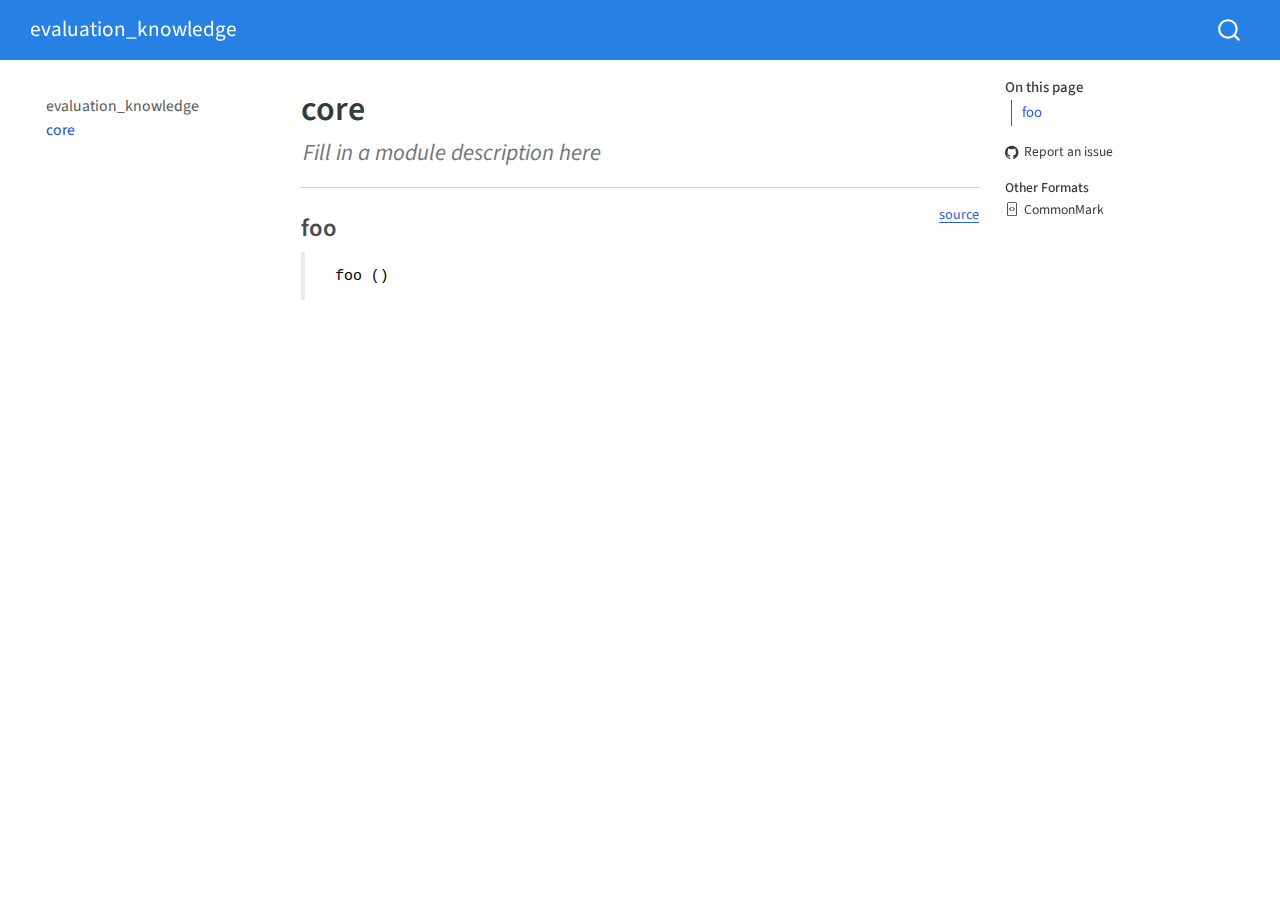
<file: core.html>
<!DOCTYPE html>
<html xmlns="http://www.w3.org/1999/xhtml" lang="en" xml:lang="en"><head>

<meta charset="utf-8">
<meta name="generator" content="quarto-1.7.32">

<meta name="viewport" content="width=device-width, initial-scale=1.0, user-scalable=yes">

<meta name="description" content="Fill in a module description here">

<title>core – evaluation_knowledge</title>
<style>
code{white-space: pre-wrap;}
span.smallcaps{font-variant: small-caps;}
div.columns{display: flex; gap: min(4vw, 1.5em);}
div.column{flex: auto; overflow-x: auto;}
div.hanging-indent{margin-left: 1.5em; text-indent: -1.5em;}
ul.task-list{list-style: none;}
ul.task-list li input[type="checkbox"] {
  width: 0.8em;
  margin: 0 0.8em 0.2em -1em; /* quarto-specific, see https://github.com/quarto-dev/quarto-cli/issues/4556 */ 
  vertical-align: middle;
}
</style>


<script src="site_libs/quarto-nav/quarto-nav.js"></script>
<script src="site_libs/quarto-nav/headroom.min.js"></script>
<script src="site_libs/clipboard/clipboard.min.js"></script>
<script src="site_libs/quarto-search/autocomplete.umd.js"></script>
<script src="site_libs/quarto-search/fuse.min.js"></script>
<script src="site_libs/quarto-search/quarto-search.js"></script>
<meta name="quarto:offset" content="./">
<script src="site_libs/quarto-html/quarto.js" type="module"></script>
<script src="site_libs/quarto-html/tabsets/tabsets.js" type="module"></script>
<script src="site_libs/quarto-html/popper.min.js"></script>
<script src="site_libs/quarto-html/tippy.umd.min.js"></script>
<script src="site_libs/quarto-html/anchor.min.js"></script>
<link href="site_libs/quarto-html/tippy.css" rel="stylesheet">
<link href="site_libs/quarto-html/quarto-syntax-highlighting-37eea08aefeeee20ff55810ff984fec1.css" rel="stylesheet" id="quarto-text-highlighting-styles">
<script src="site_libs/bootstrap/bootstrap.min.js"></script>
<link href="site_libs/bootstrap/bootstrap-icons.css" rel="stylesheet">
<link href="site_libs/bootstrap/bootstrap-b1527d6dab3c1d2528611d399e709420.min.css" rel="stylesheet" append-hash="true" id="quarto-bootstrap" data-mode="light">
<script id="quarto-search-options" type="application/json">{
  "location": "navbar",
  "copy-button": false,
  "collapse-after": 3,
  "panel-placement": "end",
  "type": "overlay",
  "limit": 50,
  "keyboard-shortcut": [
    "f",
    "/",
    "s"
  ],
  "show-item-context": false,
  "language": {
    "search-no-results-text": "No results",
    "search-matching-documents-text": "matching documents",
    "search-copy-link-title": "Copy link to search",
    "search-hide-matches-text": "Hide additional matches",
    "search-more-match-text": "more match in this document",
    "search-more-matches-text": "more matches in this document",
    "search-clear-button-title": "Clear",
    "search-text-placeholder": "",
    "search-detached-cancel-button-title": "Cancel",
    "search-submit-button-title": "Submit",
    "search-label": "Search"
  }
}</script>


<link rel="stylesheet" href="styles.css">
<meta property="og:title" content="core – evaluation_knowledge">
<meta property="og:description" content="Fill in a module description here">
<meta property="og:site_name" content="evaluation_knowledge">
<meta name="twitter:title" content="core – evaluation_knowledge">
<meta name="twitter:description" content="Fill in a module description here">
<meta name="twitter:card" content="summary">
</head>

<body class="nav-sidebar floating nav-fixed quarto-light">

<div id="quarto-search-results"></div>
  <header id="quarto-header" class="headroom fixed-top">
    <nav class="navbar navbar-expand-lg " data-bs-theme="dark">
      <div class="navbar-container container-fluid">
      <div class="navbar-brand-container mx-auto">
    <a class="navbar-brand" href="./index.html">
    <span class="navbar-title">evaluation_knowledge</span>
    </a>
  </div>
        <div class="quarto-navbar-tools tools-end">
</div>
          <div id="quarto-search" class="" title="Search"></div>
      </div> <!-- /container-fluid -->
    </nav>
  <nav class="quarto-secondary-nav">
    <div class="container-fluid d-flex">
      <button type="button" class="quarto-btn-toggle btn" data-bs-toggle="collapse" role="button" data-bs-target=".quarto-sidebar-collapse-item" aria-controls="quarto-sidebar" aria-expanded="false" aria-label="Toggle sidebar navigation" onclick="if (window.quartoToggleHeadroom) { window.quartoToggleHeadroom(); }">
        <i class="bi bi-layout-text-sidebar-reverse"></i>
      </button>
        <nav class="quarto-page-breadcrumbs" aria-label="breadcrumb"><ol class="breadcrumb"><li class="breadcrumb-item"><a href="./core.html">core</a></li></ol></nav>
        <a class="flex-grow-1" role="navigation" data-bs-toggle="collapse" data-bs-target=".quarto-sidebar-collapse-item" aria-controls="quarto-sidebar" aria-expanded="false" aria-label="Toggle sidebar navigation" onclick="if (window.quartoToggleHeadroom) { window.quartoToggleHeadroom(); }">      
        </a>
    </div>
  </nav>
</header>
<!-- content -->
<div id="quarto-content" class="quarto-container page-columns page-rows-contents page-layout-article page-navbar">
<!-- sidebar -->
  <nav id="quarto-sidebar" class="sidebar collapse collapse-horizontal quarto-sidebar-collapse-item sidebar-navigation floating overflow-auto">
    <div class="sidebar-menu-container"> 
    <ul class="list-unstyled mt-1">
        <li class="sidebar-item">
  <div class="sidebar-item-container"> 
  <a href="./index.html" class="sidebar-item-text sidebar-link">
 <span class="menu-text">evaluation_knowledge</span></a>
  </div>
</li>
        <li class="sidebar-item">
  <div class="sidebar-item-container"> 
  <a href="./core.html" class="sidebar-item-text sidebar-link active">
 <span class="menu-text">core</span></a>
  </div>
</li>
    </ul>
    </div>
</nav>
<div id="quarto-sidebar-glass" class="quarto-sidebar-collapse-item" data-bs-toggle="collapse" data-bs-target=".quarto-sidebar-collapse-item"></div>
<!-- margin-sidebar -->
    <div id="quarto-margin-sidebar" class="sidebar margin-sidebar">
        <nav id="TOC" role="doc-toc" class="toc-active">
    <h2 id="toc-title">On this page</h2>
   
  <ul>
  <li><a href="#foo" id="toc-foo" class="nav-link active" data-scroll-target="#foo">foo</a></li>
  </ul>
<div class="toc-actions"><ul><li><a href="https://github.com/iom/evaluation_knowledge/issues/new" class="toc-action"><i class="bi bi-github"></i>Report an issue</a></li></ul></div><div class="quarto-alternate-formats"><h2>Other Formats</h2><ul><li><a href="core.html.md"><i class="bi bi-file-code"></i>CommonMark</a></li></ul></div></nav>
    </div>
<!-- main -->
<main class="content" id="quarto-document-content">

<header id="title-block-header" class="quarto-title-block default">
<div class="quarto-title">
<h1 class="title">core</h1>
</div>

<div>
  <div class="description">
    Fill in a module description here
  </div>
</div>


<div class="quarto-title-meta">

    
  
    
  </div>
  


</header>


<!-- WARNING: THIS FILE WAS AUTOGENERATED! DO NOT EDIT! -->
<hr>
<p><a href="https://github.com/iom/evaluation_knowledge/blob/main/evaluation_knowledge/core.py#L9" target="_blank" style="float:right; font-size:smaller">source</a></p>
<section id="foo" class="level3">
<h3 class="anchored" data-anchor-id="foo">foo</h3>
<blockquote class="blockquote">
<pre><code> foo ()</code></pre>
</blockquote>


</section>

</main> <!-- /main -->
<script id="quarto-html-after-body" type="application/javascript">
  window.document.addEventListener("DOMContentLoaded", function (event) {
    const icon = "";
    const anchorJS = new window.AnchorJS();
    anchorJS.options = {
      placement: 'right',
      icon: icon
    };
    anchorJS.add('.anchored');
    const isCodeAnnotation = (el) => {
      for (const clz of el.classList) {
        if (clz.startsWith('code-annotation-')) {                     
          return true;
        }
      }
      return false;
    }
    const onCopySuccess = function(e) {
      // button target
      const button = e.trigger;
      // don't keep focus
      button.blur();
      // flash "checked"
      button.classList.add('code-copy-button-checked');
      var currentTitle = button.getAttribute("title");
      button.setAttribute("title", "Copied!");
      let tooltip;
      if (window.bootstrap) {
        button.setAttribute("data-bs-toggle", "tooltip");
        button.setAttribute("data-bs-placement", "left");
        button.setAttribute("data-bs-title", "Copied!");
        tooltip = new bootstrap.Tooltip(button, 
          { trigger: "manual", 
            customClass: "code-copy-button-tooltip",
            offset: [0, -8]});
        tooltip.show();    
      }
      setTimeout(function() {
        if (tooltip) {
          tooltip.hide();
          button.removeAttribute("data-bs-title");
          button.removeAttribute("data-bs-toggle");
          button.removeAttribute("data-bs-placement");
        }
        button.setAttribute("title", currentTitle);
        button.classList.remove('code-copy-button-checked');
      }, 1000);
      // clear code selection
      e.clearSelection();
    }
    const getTextToCopy = function(trigger) {
        const codeEl = trigger.previousElementSibling.cloneNode(true);
        for (const childEl of codeEl.children) {
          if (isCodeAnnotation(childEl)) {
            childEl.remove();
          }
        }
        return codeEl.innerText;
    }
    const clipboard = new window.ClipboardJS('.code-copy-button:not([data-in-quarto-modal])', {
      text: getTextToCopy
    });
    clipboard.on('success', onCopySuccess);
    if (window.document.getElementById('quarto-embedded-source-code-modal')) {
      const clipboardModal = new window.ClipboardJS('.code-copy-button[data-in-quarto-modal]', {
        text: getTextToCopy,
        container: window.document.getElementById('quarto-embedded-source-code-modal')
      });
      clipboardModal.on('success', onCopySuccess);
    }
      var localhostRegex = new RegExp(/^(?:http|https):\/\/localhost\:?[0-9]*\//);
      var mailtoRegex = new RegExp(/^mailto:/);
        var filterRegex = new RegExp("https:\/\/iom\.github\.io\/evaluation_knowledge");
      var isInternal = (href) => {
          return filterRegex.test(href) || localhostRegex.test(href) || mailtoRegex.test(href);
      }
      // Inspect non-navigation links and adorn them if external
     var links = window.document.querySelectorAll('a[href]:not(.nav-link):not(.navbar-brand):not(.toc-action):not(.sidebar-link):not(.sidebar-item-toggle):not(.pagination-link):not(.no-external):not([aria-hidden]):not(.dropdown-item):not(.quarto-navigation-tool):not(.about-link)');
      for (var i=0; i<links.length; i++) {
        const link = links[i];
        if (!isInternal(link.href)) {
          // undo the damage that might have been done by quarto-nav.js in the case of
          // links that we want to consider external
          if (link.dataset.originalHref !== undefined) {
            link.href = link.dataset.originalHref;
          }
        }
      }
    function tippyHover(el, contentFn, onTriggerFn, onUntriggerFn) {
      const config = {
        allowHTML: true,
        maxWidth: 500,
        delay: 100,
        arrow: false,
        appendTo: function(el) {
            return el.parentElement;
        },
        interactive: true,
        interactiveBorder: 10,
        theme: 'quarto',
        placement: 'bottom-start',
      };
      if (contentFn) {
        config.content = contentFn;
      }
      if (onTriggerFn) {
        config.onTrigger = onTriggerFn;
      }
      if (onUntriggerFn) {
        config.onUntrigger = onUntriggerFn;
      }
      window.tippy(el, config); 
    }
    const noterefs = window.document.querySelectorAll('a[role="doc-noteref"]');
    for (var i=0; i<noterefs.length; i++) {
      const ref = noterefs[i];
      tippyHover(ref, function() {
        // use id or data attribute instead here
        let href = ref.getAttribute('data-footnote-href') || ref.getAttribute('href');
        try { href = new URL(href).hash; } catch {}
        const id = href.replace(/^#\/?/, "");
        const note = window.document.getElementById(id);
        if (note) {
          return note.innerHTML;
        } else {
          return "";
        }
      });
    }
    const xrefs = window.document.querySelectorAll('a.quarto-xref');
    const processXRef = (id, note) => {
      // Strip column container classes
      const stripColumnClz = (el) => {
        el.classList.remove("page-full", "page-columns");
        if (el.children) {
          for (const child of el.children) {
            stripColumnClz(child);
          }
        }
      }
      stripColumnClz(note)
      if (id === null || id.startsWith('sec-')) {
        // Special case sections, only their first couple elements
        const container = document.createElement("div");
        if (note.children && note.children.length > 2) {
          container.appendChild(note.children[0].cloneNode(true));
          for (let i = 1; i < note.children.length; i++) {
            const child = note.children[i];
            if (child.tagName === "P" && child.innerText === "") {
              continue;
            } else {
              container.appendChild(child.cloneNode(true));
              break;
            }
          }
          if (window.Quarto?.typesetMath) {
            window.Quarto.typesetMath(container);
          }
          return container.innerHTML
        } else {
          if (window.Quarto?.typesetMath) {
            window.Quarto.typesetMath(note);
          }
          return note.innerHTML;
        }
      } else {
        // Remove any anchor links if they are present
        const anchorLink = note.querySelector('a.anchorjs-link');
        if (anchorLink) {
          anchorLink.remove();
        }
        if (window.Quarto?.typesetMath) {
          window.Quarto.typesetMath(note);
        }
        if (note.classList.contains("callout")) {
          return note.outerHTML;
        } else {
          return note.innerHTML;
        }
      }
    }
    for (var i=0; i<xrefs.length; i++) {
      const xref = xrefs[i];
      tippyHover(xref, undefined, function(instance) {
        instance.disable();
        let url = xref.getAttribute('href');
        let hash = undefined; 
        if (url.startsWith('#')) {
          hash = url;
        } else {
          try { hash = new URL(url).hash; } catch {}
        }
        if (hash) {
          const id = hash.replace(/^#\/?/, "");
          const note = window.document.getElementById(id);
          if (note !== null) {
            try {
              const html = processXRef(id, note.cloneNode(true));
              instance.setContent(html);
            } finally {
              instance.enable();
              instance.show();
            }
          } else {
            // See if we can fetch this
            fetch(url.split('#')[0])
            .then(res => res.text())
            .then(html => {
              const parser = new DOMParser();
              const htmlDoc = parser.parseFromString(html, "text/html");
              const note = htmlDoc.getElementById(id);
              if (note !== null) {
                const html = processXRef(id, note);
                instance.setContent(html);
              } 
            }).finally(() => {
              instance.enable();
              instance.show();
            });
          }
        } else {
          // See if we can fetch a full url (with no hash to target)
          // This is a special case and we should probably do some content thinning / targeting
          fetch(url)
          .then(res => res.text())
          .then(html => {
            const parser = new DOMParser();
            const htmlDoc = parser.parseFromString(html, "text/html");
            const note = htmlDoc.querySelector('main.content');
            if (note !== null) {
              // This should only happen for chapter cross references
              // (since there is no id in the URL)
              // remove the first header
              if (note.children.length > 0 && note.children[0].tagName === "HEADER") {
                note.children[0].remove();
              }
              const html = processXRef(null, note);
              instance.setContent(html);
            } 
          }).finally(() => {
            instance.enable();
            instance.show();
          });
        }
      }, function(instance) {
      });
    }
        let selectedAnnoteEl;
        const selectorForAnnotation = ( cell, annotation) => {
          let cellAttr = 'data-code-cell="' + cell + '"';
          let lineAttr = 'data-code-annotation="' +  annotation + '"';
          const selector = 'span[' + cellAttr + '][' + lineAttr + ']';
          return selector;
        }
        const selectCodeLines = (annoteEl) => {
          const doc = window.document;
          const targetCell = annoteEl.getAttribute("data-target-cell");
          const targetAnnotation = annoteEl.getAttribute("data-target-annotation");
          const annoteSpan = window.document.querySelector(selectorForAnnotation(targetCell, targetAnnotation));
          const lines = annoteSpan.getAttribute("data-code-lines").split(",");
          const lineIds = lines.map((line) => {
            return targetCell + "-" + line;
          })
          let top = null;
          let height = null;
          let parent = null;
          if (lineIds.length > 0) {
              //compute the position of the single el (top and bottom and make a div)
              const el = window.document.getElementById(lineIds[0]);
              top = el.offsetTop;
              height = el.offsetHeight;
              parent = el.parentElement.parentElement;
            if (lineIds.length > 1) {
              const lastEl = window.document.getElementById(lineIds[lineIds.length - 1]);
              const bottom = lastEl.offsetTop + lastEl.offsetHeight;
              height = bottom - top;
            }
            if (top !== null && height !== null && parent !== null) {
              // cook up a div (if necessary) and position it 
              let div = window.document.getElementById("code-annotation-line-highlight");
              if (div === null) {
                div = window.document.createElement("div");
                div.setAttribute("id", "code-annotation-line-highlight");
                div.style.position = 'absolute';
                parent.appendChild(div);
              }
              div.style.top = top - 2 + "px";
              div.style.height = height + 4 + "px";
              div.style.left = 0;
              let gutterDiv = window.document.getElementById("code-annotation-line-highlight-gutter");
              if (gutterDiv === null) {
                gutterDiv = window.document.createElement("div");
                gutterDiv.setAttribute("id", "code-annotation-line-highlight-gutter");
                gutterDiv.style.position = 'absolute';
                const codeCell = window.document.getElementById(targetCell);
                const gutter = codeCell.querySelector('.code-annotation-gutter');
                gutter.appendChild(gutterDiv);
              }
              gutterDiv.style.top = top - 2 + "px";
              gutterDiv.style.height = height + 4 + "px";
            }
            selectedAnnoteEl = annoteEl;
          }
        };
        const unselectCodeLines = () => {
          const elementsIds = ["code-annotation-line-highlight", "code-annotation-line-highlight-gutter"];
          elementsIds.forEach((elId) => {
            const div = window.document.getElementById(elId);
            if (div) {
              div.remove();
            }
          });
          selectedAnnoteEl = undefined;
        };
          // Handle positioning of the toggle
      window.addEventListener(
        "resize",
        throttle(() => {
          elRect = undefined;
          if (selectedAnnoteEl) {
            selectCodeLines(selectedAnnoteEl);
          }
        }, 10)
      );
      function throttle(fn, ms) {
      let throttle = false;
      let timer;
        return (...args) => {
          if(!throttle) { // first call gets through
              fn.apply(this, args);
              throttle = true;
          } else { // all the others get throttled
              if(timer) clearTimeout(timer); // cancel #2
              timer = setTimeout(() => {
                fn.apply(this, args);
                timer = throttle = false;
              }, ms);
          }
        };
      }
        // Attach click handler to the DT
        const annoteDls = window.document.querySelectorAll('dt[data-target-cell]');
        for (const annoteDlNode of annoteDls) {
          annoteDlNode.addEventListener('click', (event) => {
            const clickedEl = event.target;
            if (clickedEl !== selectedAnnoteEl) {
              unselectCodeLines();
              const activeEl = window.document.querySelector('dt[data-target-cell].code-annotation-active');
              if (activeEl) {
                activeEl.classList.remove('code-annotation-active');
              }
              selectCodeLines(clickedEl);
              clickedEl.classList.add('code-annotation-active');
            } else {
              // Unselect the line
              unselectCodeLines();
              clickedEl.classList.remove('code-annotation-active');
            }
          });
        }
    const findCites = (el) => {
      const parentEl = el.parentElement;
      if (parentEl) {
        const cites = parentEl.dataset.cites;
        if (cites) {
          return {
            el,
            cites: cites.split(' ')
          };
        } else {
          return findCites(el.parentElement)
        }
      } else {
        return undefined;
      }
    };
    var bibliorefs = window.document.querySelectorAll('a[role="doc-biblioref"]');
    for (var i=0; i<bibliorefs.length; i++) {
      const ref = bibliorefs[i];
      const citeInfo = findCites(ref);
      if (citeInfo) {
        tippyHover(citeInfo.el, function() {
          var popup = window.document.createElement('div');
          citeInfo.cites.forEach(function(cite) {
            var citeDiv = window.document.createElement('div');
            citeDiv.classList.add('hanging-indent');
            citeDiv.classList.add('csl-entry');
            var biblioDiv = window.document.getElementById('ref-' + cite);
            if (biblioDiv) {
              citeDiv.innerHTML = biblioDiv.innerHTML;
            }
            popup.appendChild(citeDiv);
          });
          return popup.innerHTML;
        });
      }
    }
  });
  </script>
</div> <!-- /content -->




<footer class="footer"><div class="nav-footer"><div class="nav-footer-center"><div class="toc-actions d-sm-block d-md-none"><ul><li><a href="https://github.com/iom/evaluation_knowledge/issues/new" class="toc-action"><i class="bi bi-github"></i>Report an issue</a></li></ul></div></div></div></footer></body></html>
</file>
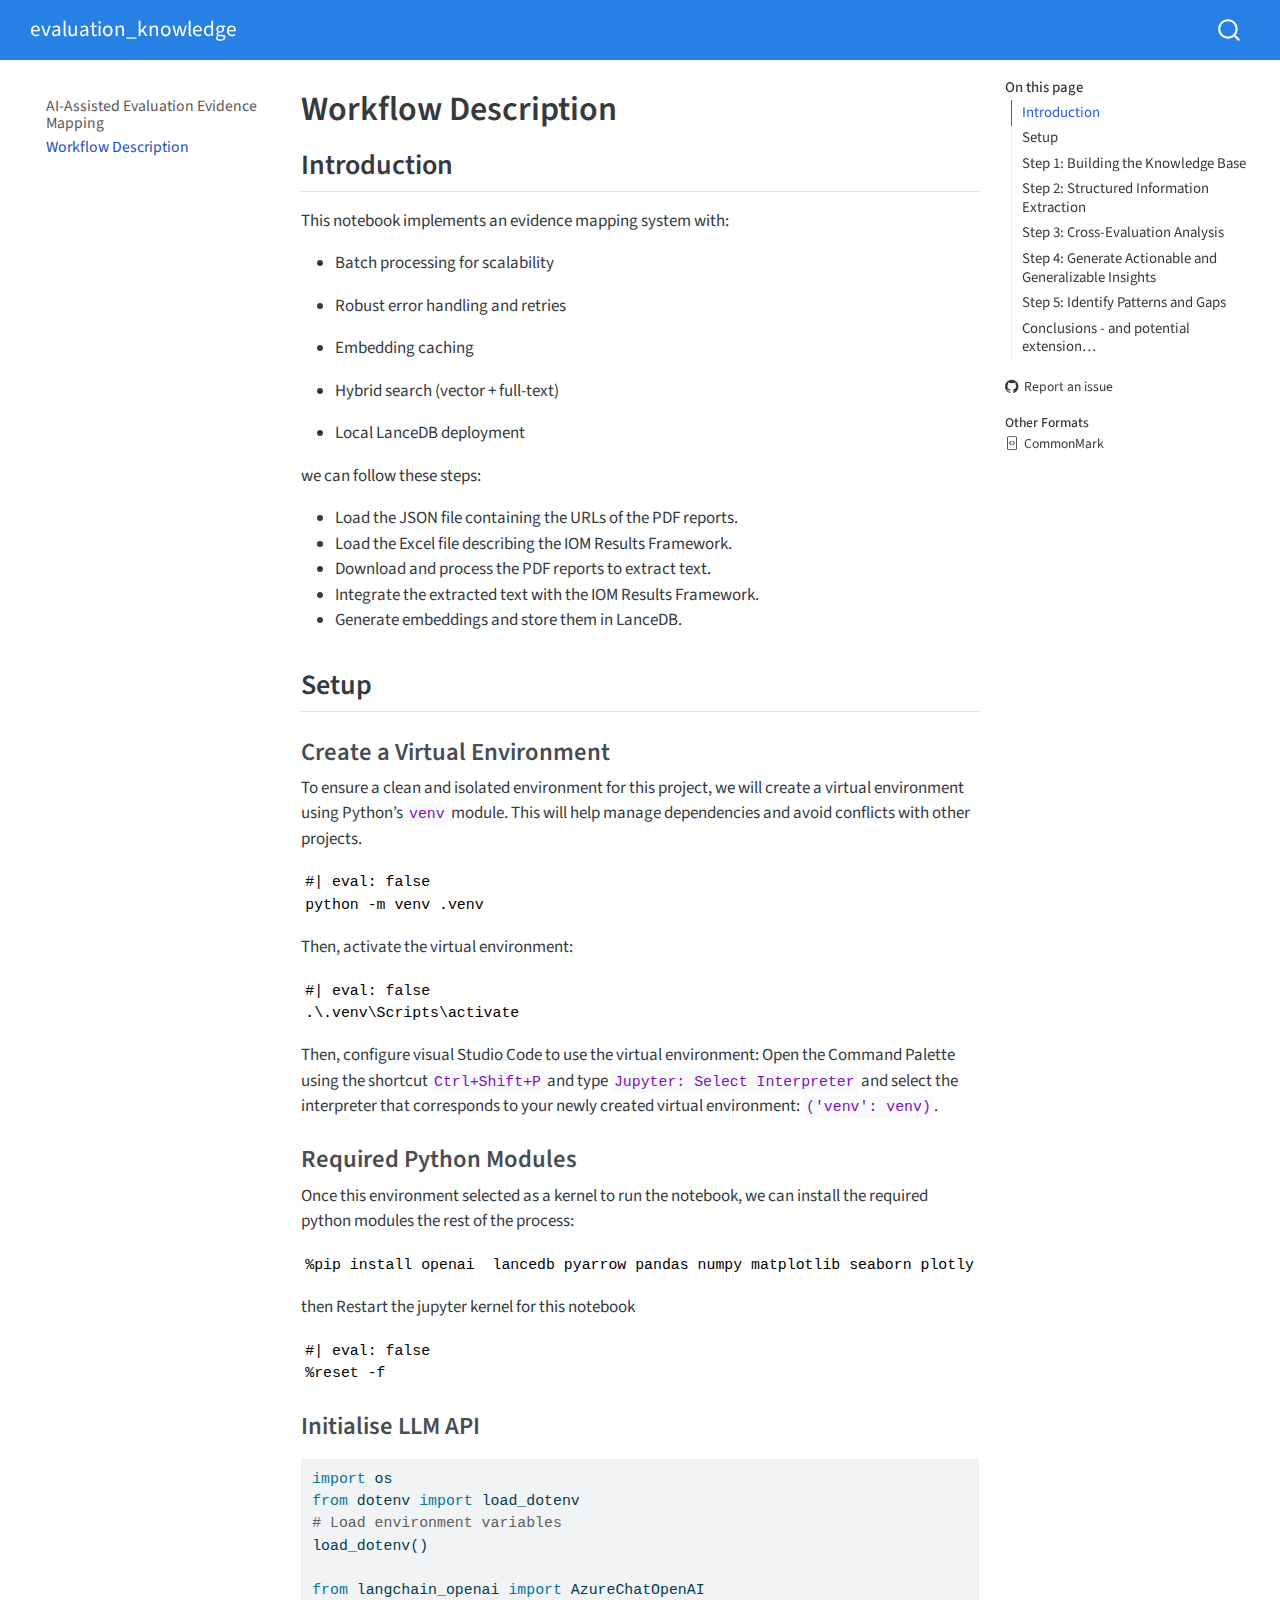
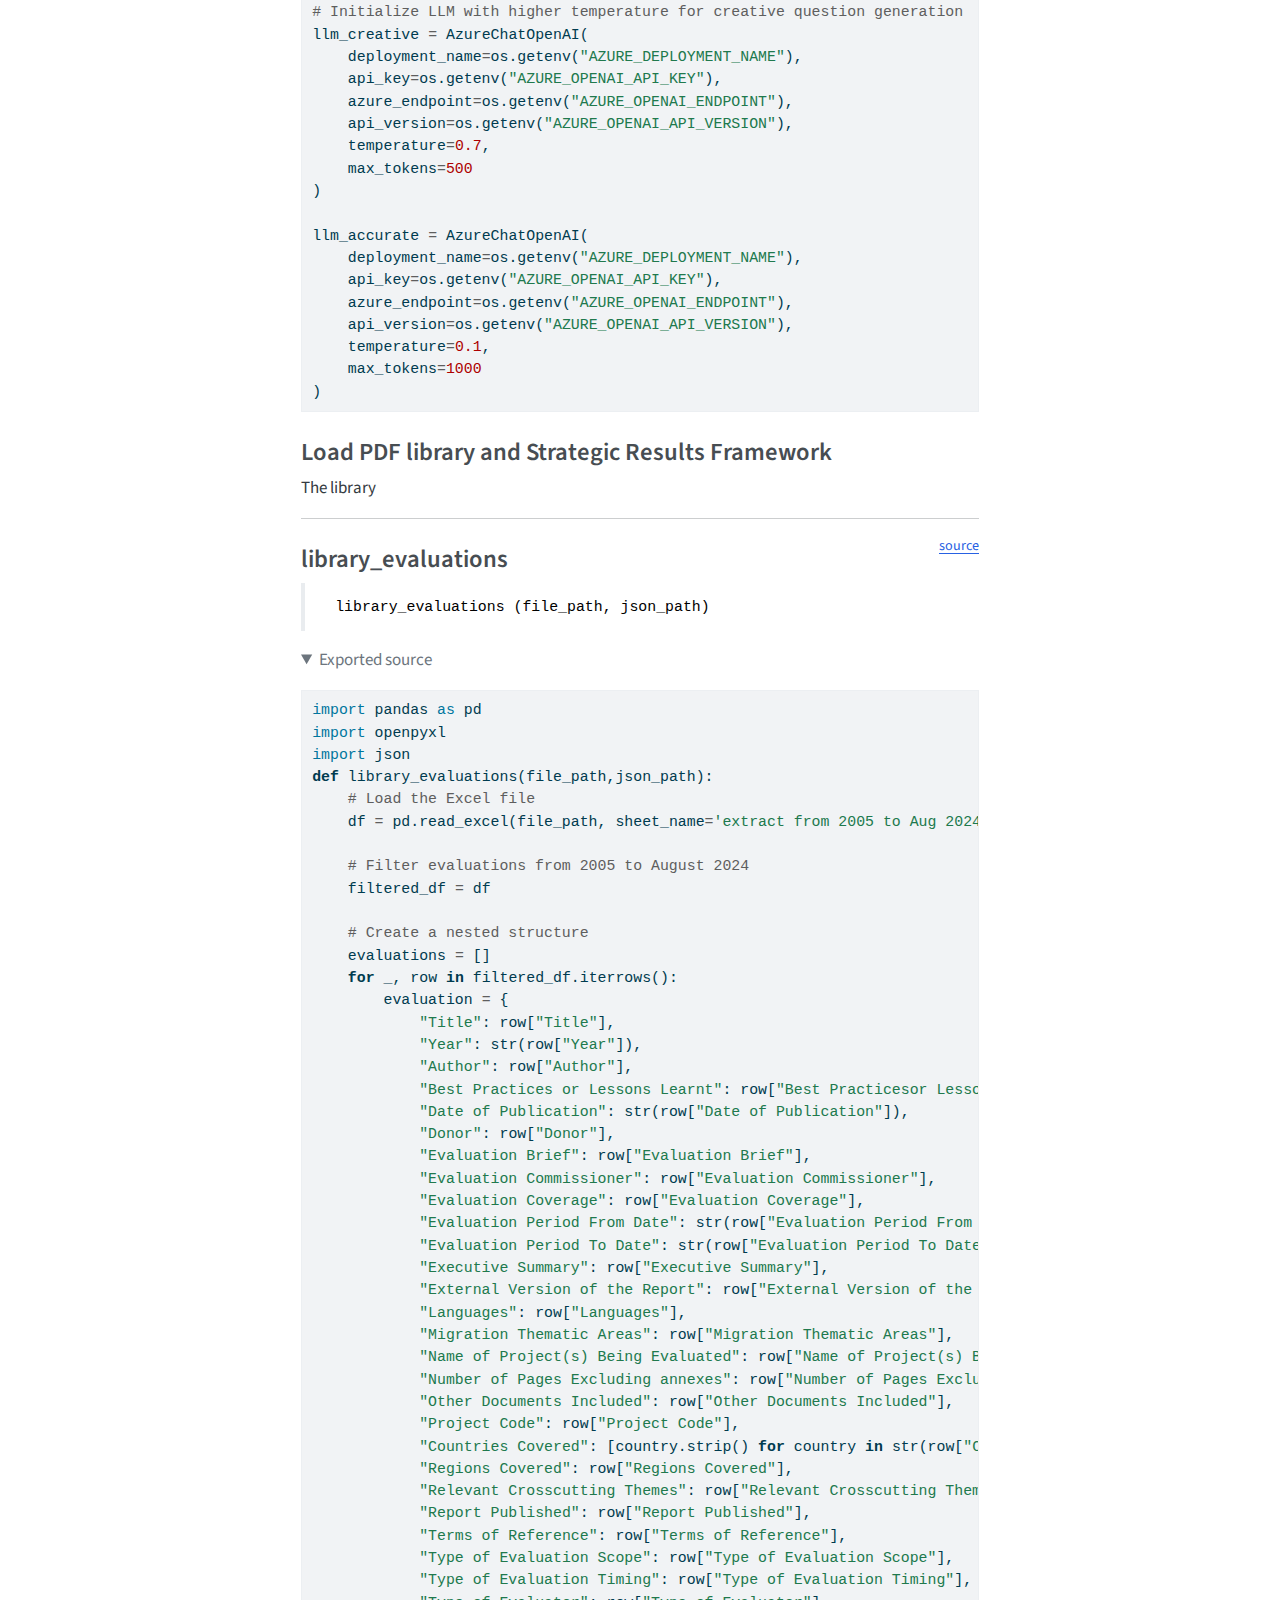
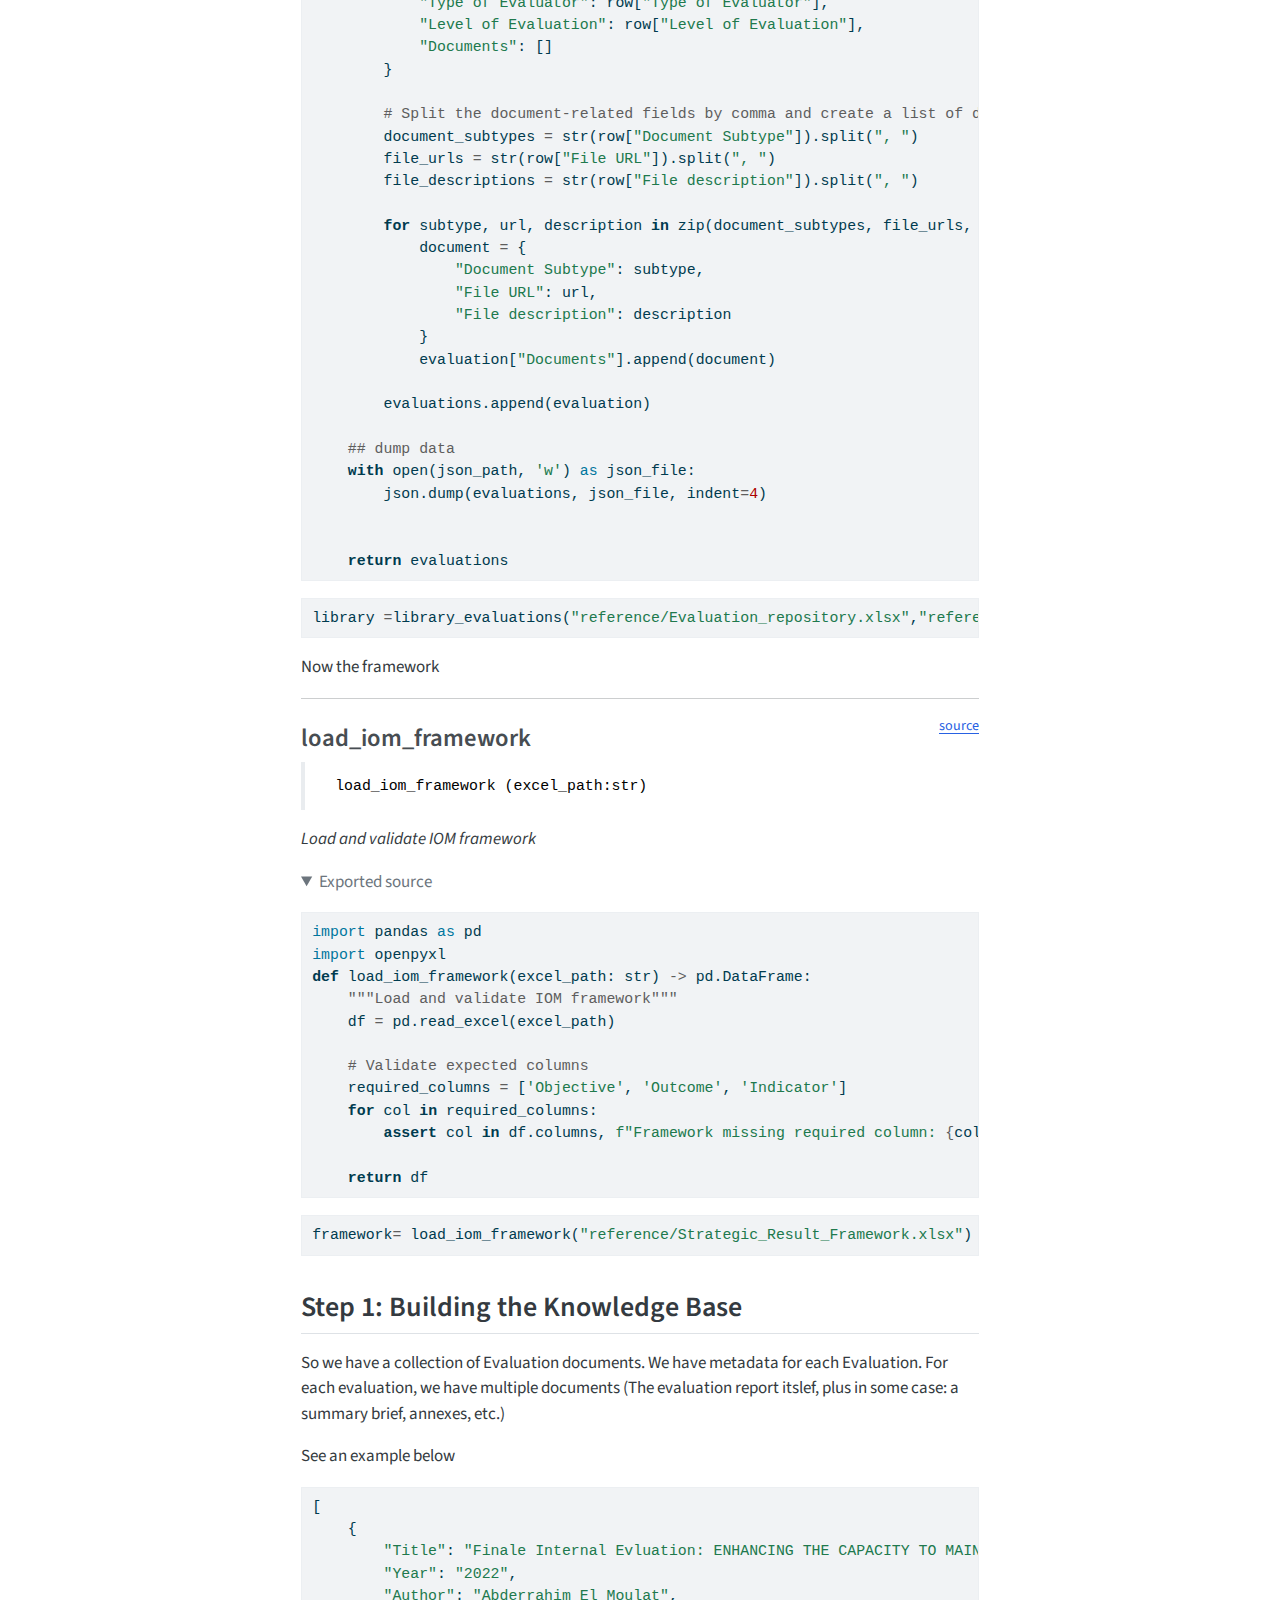
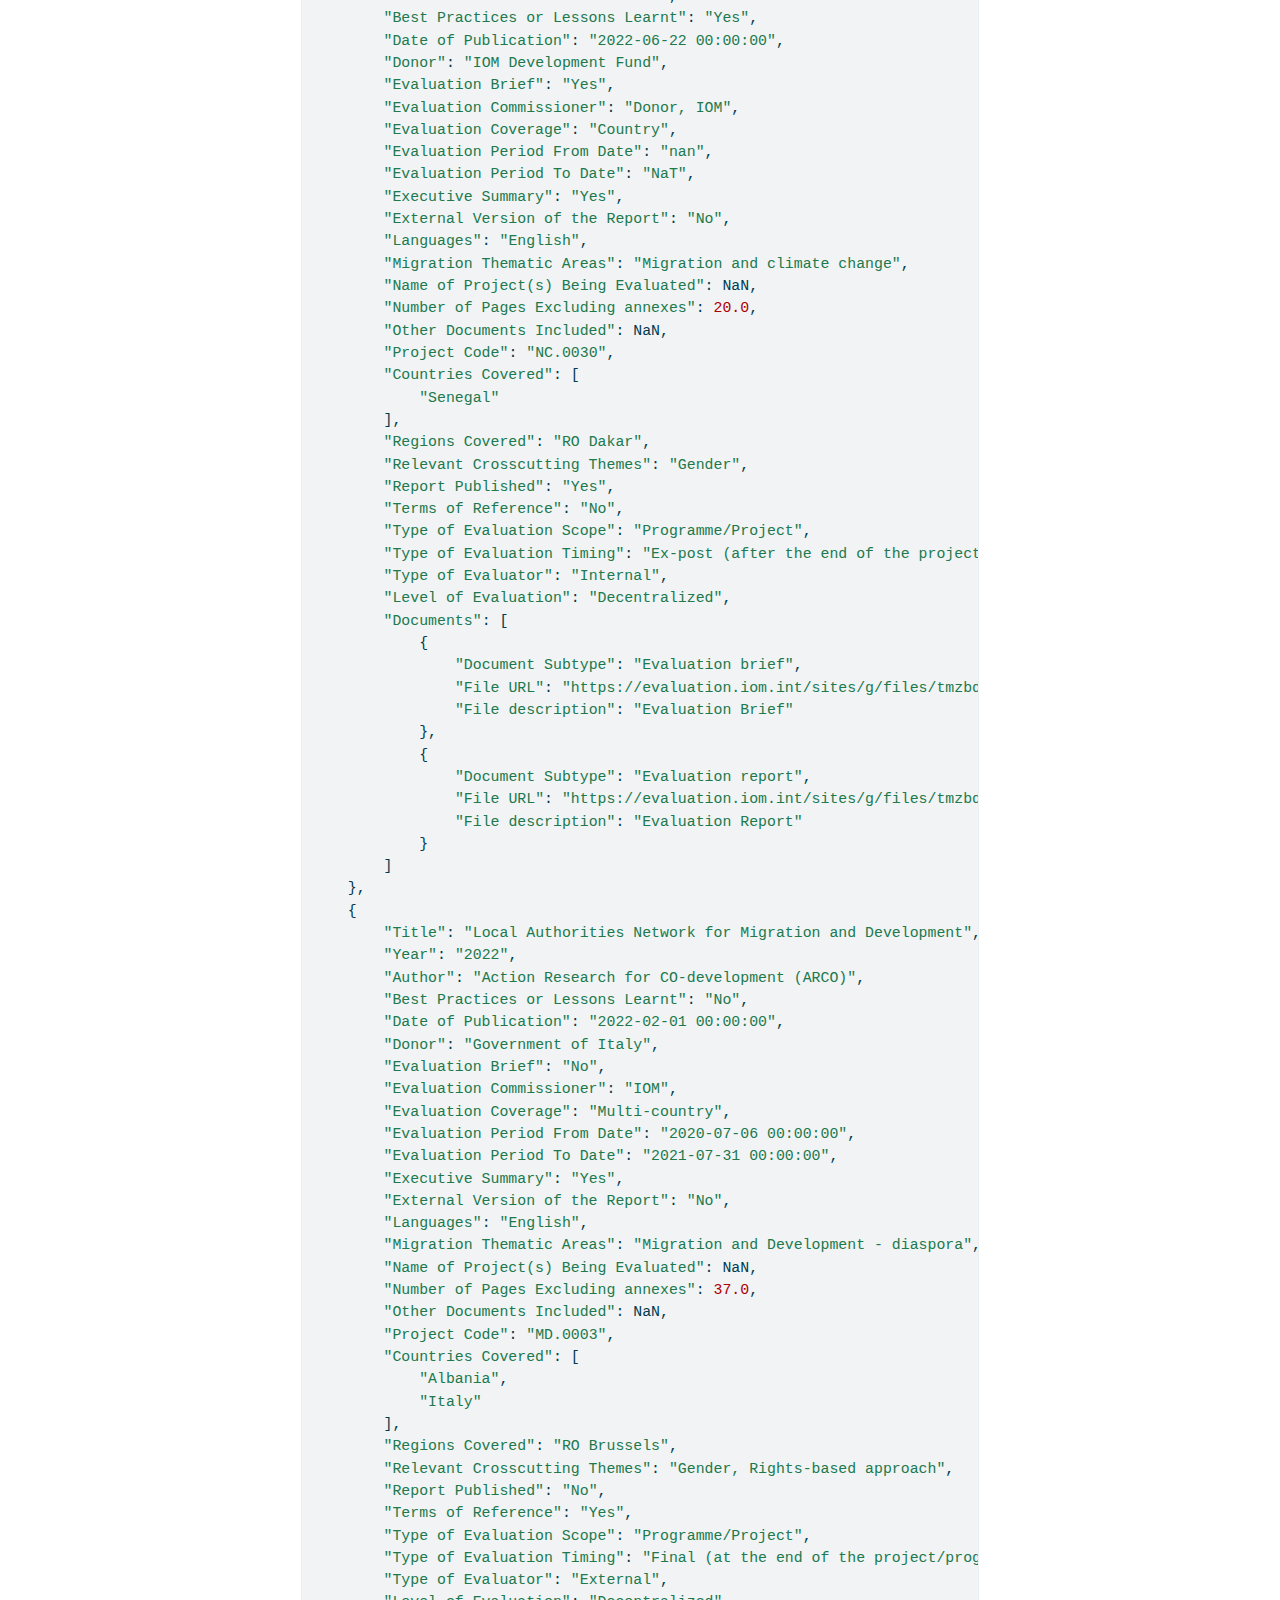
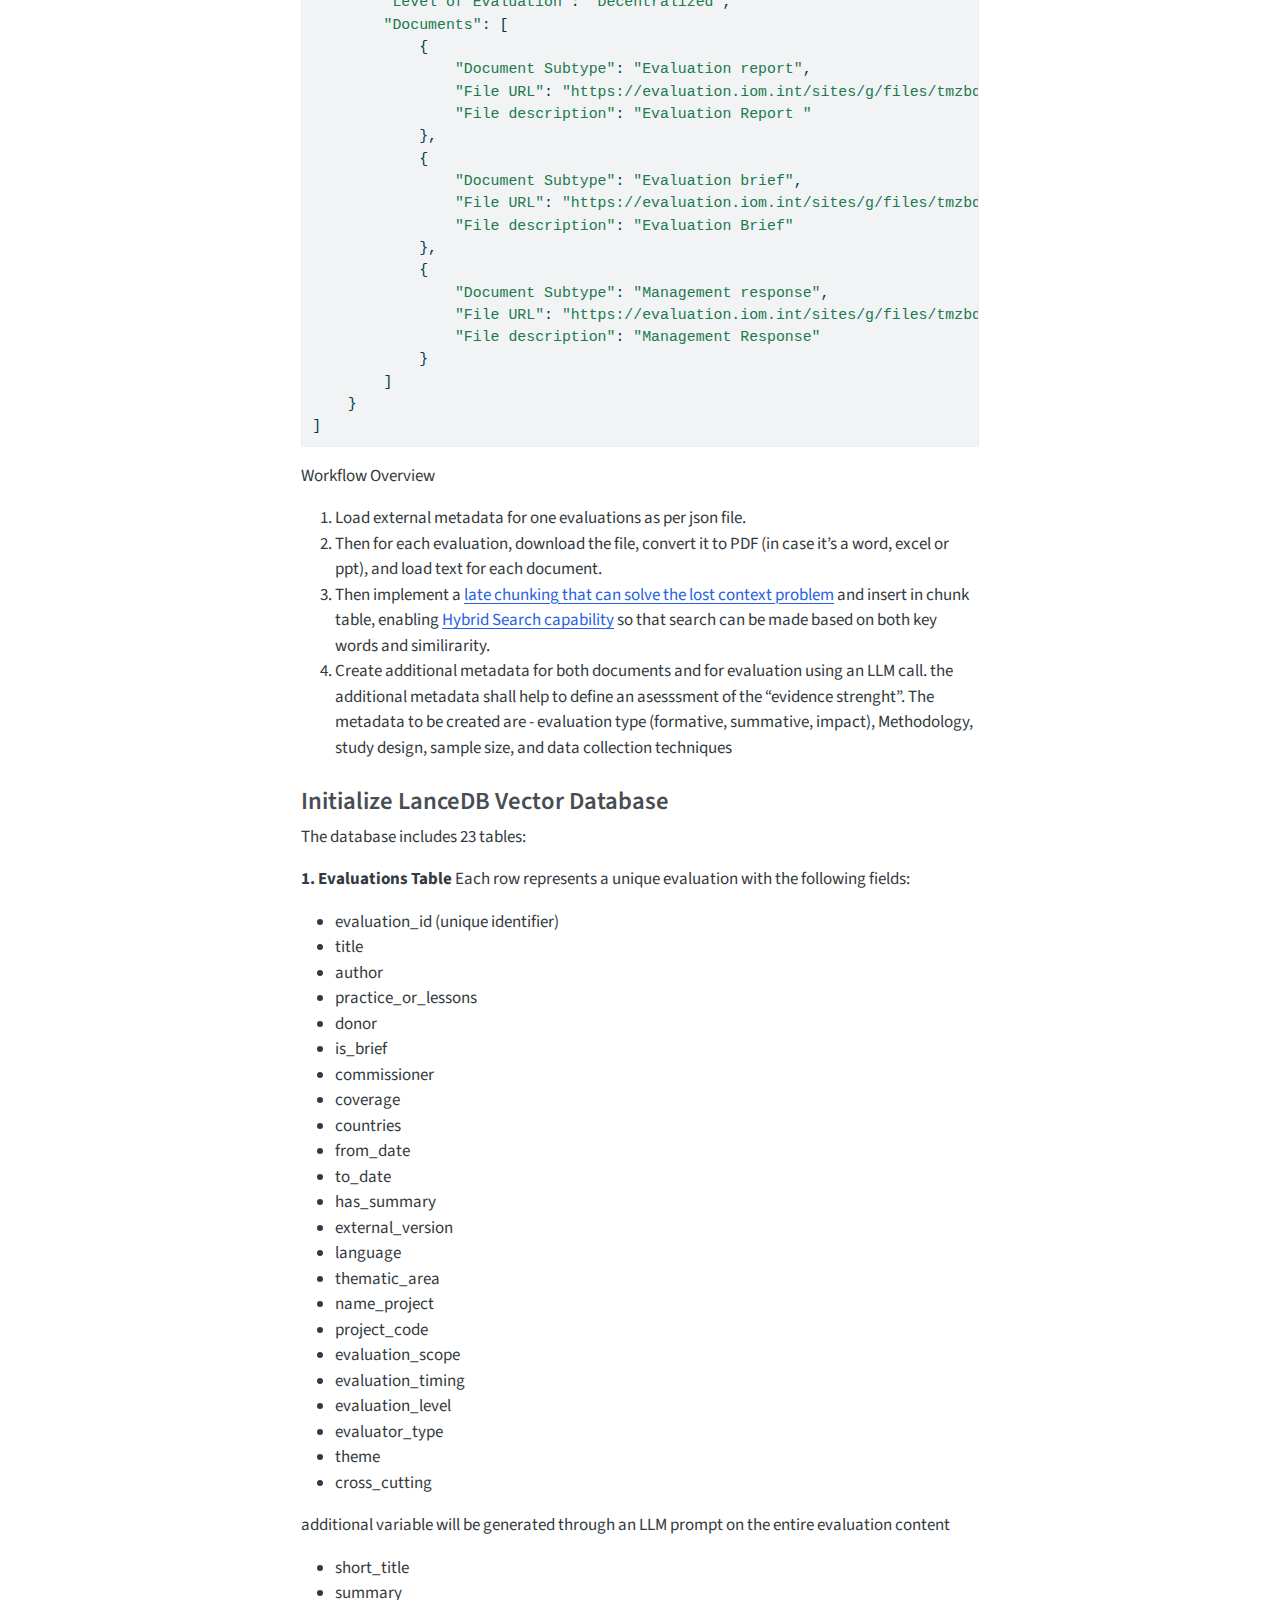
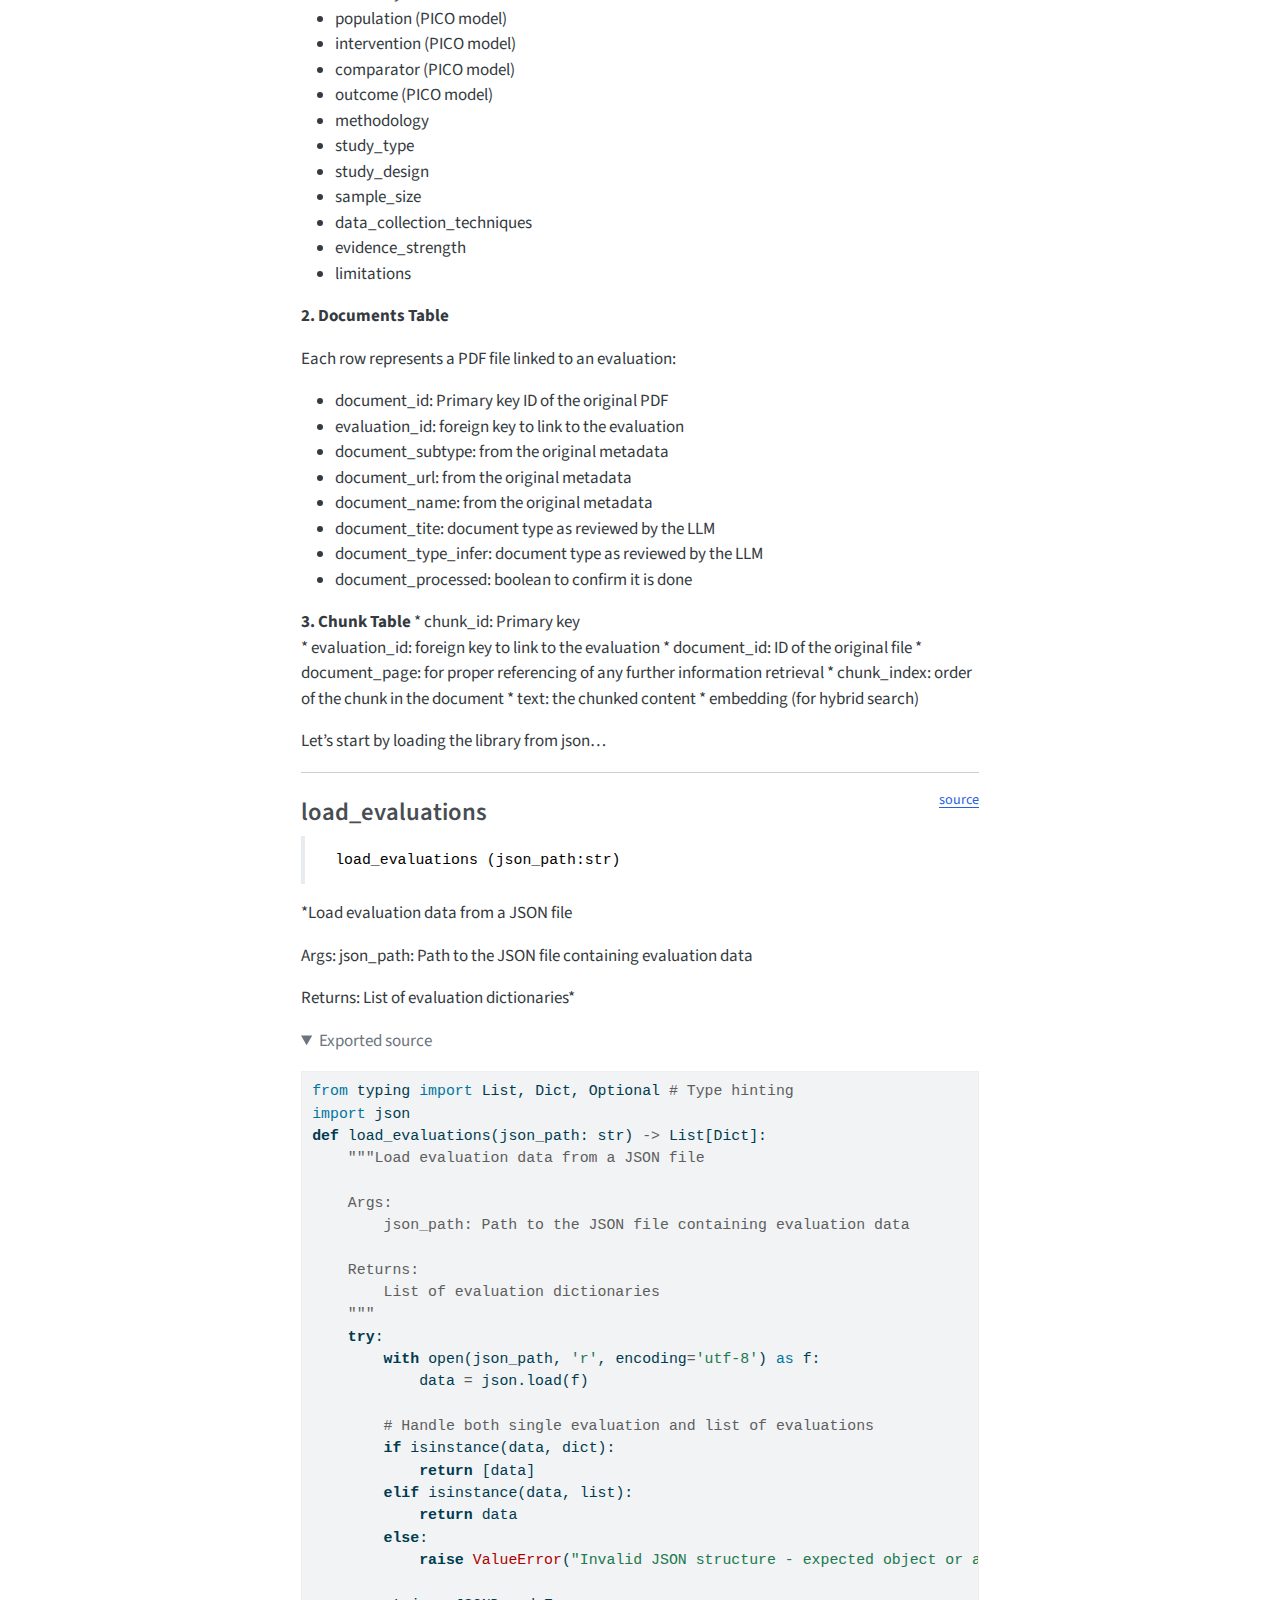
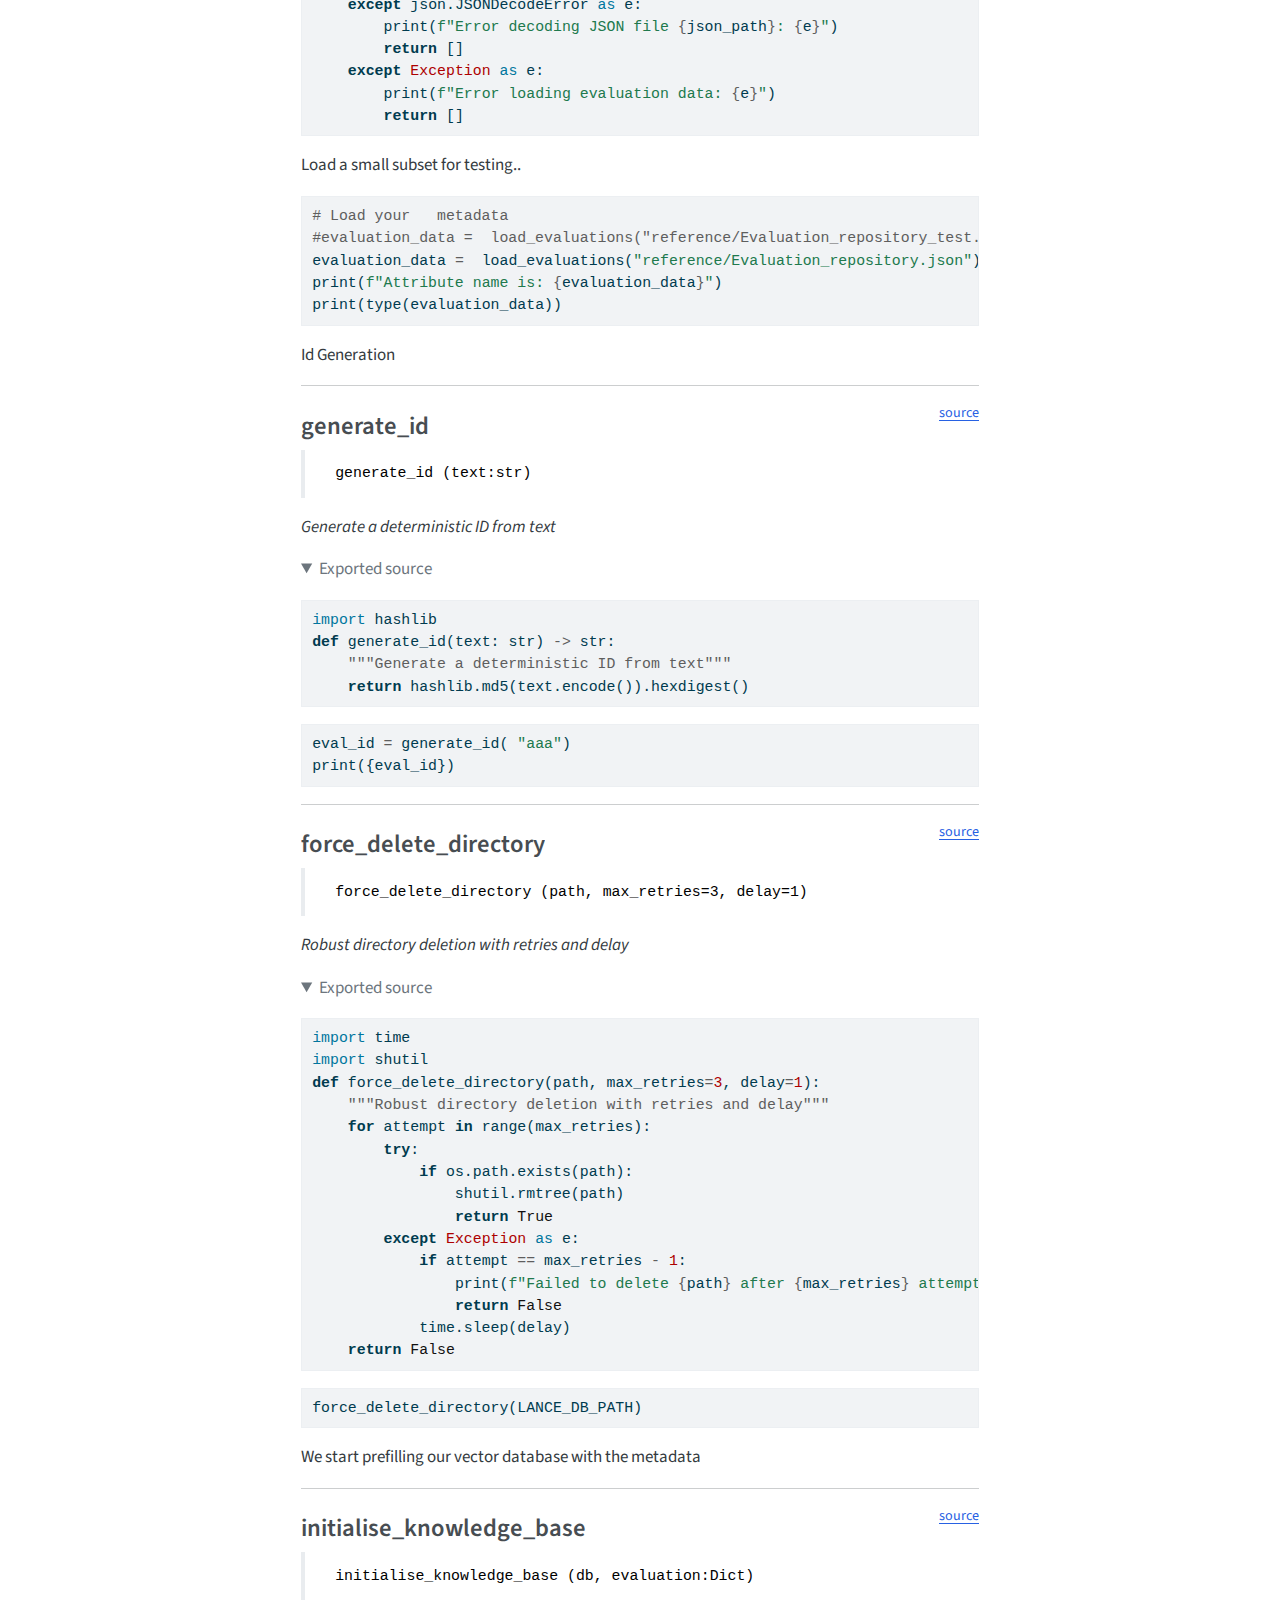
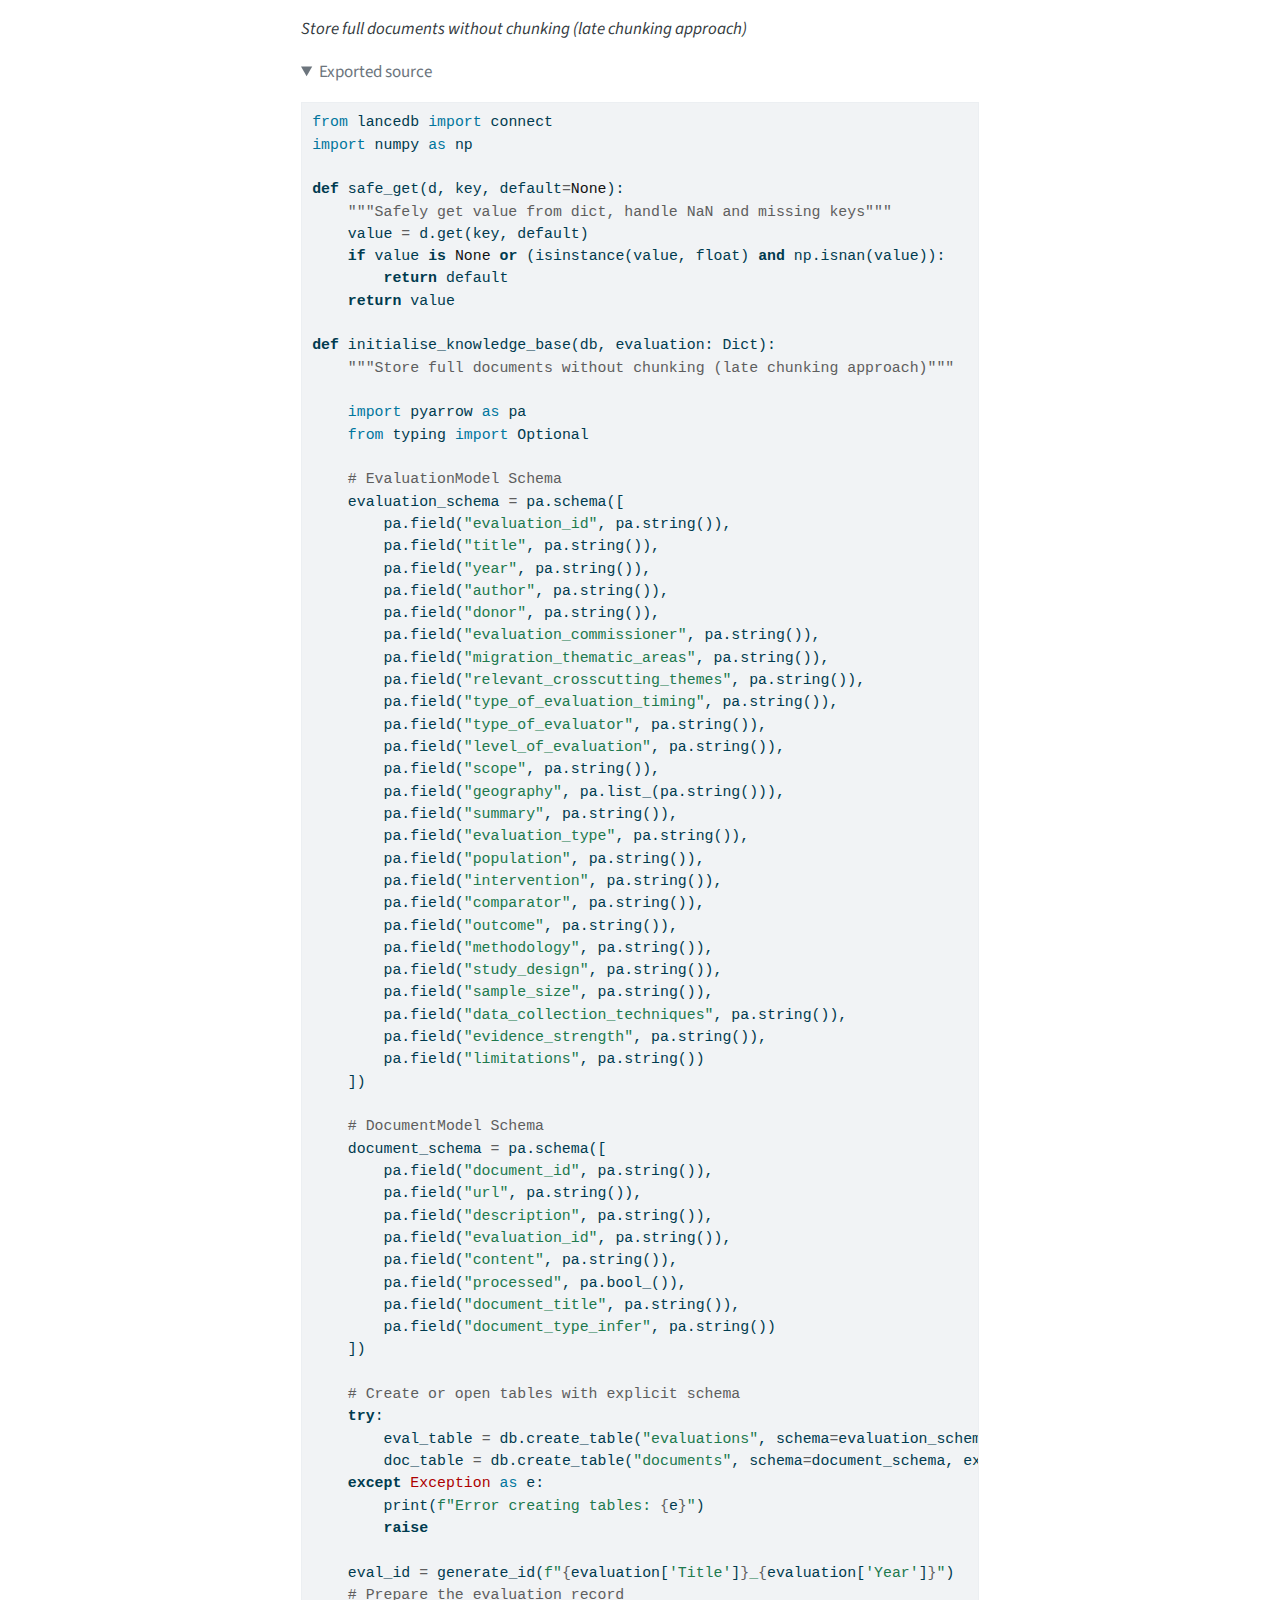
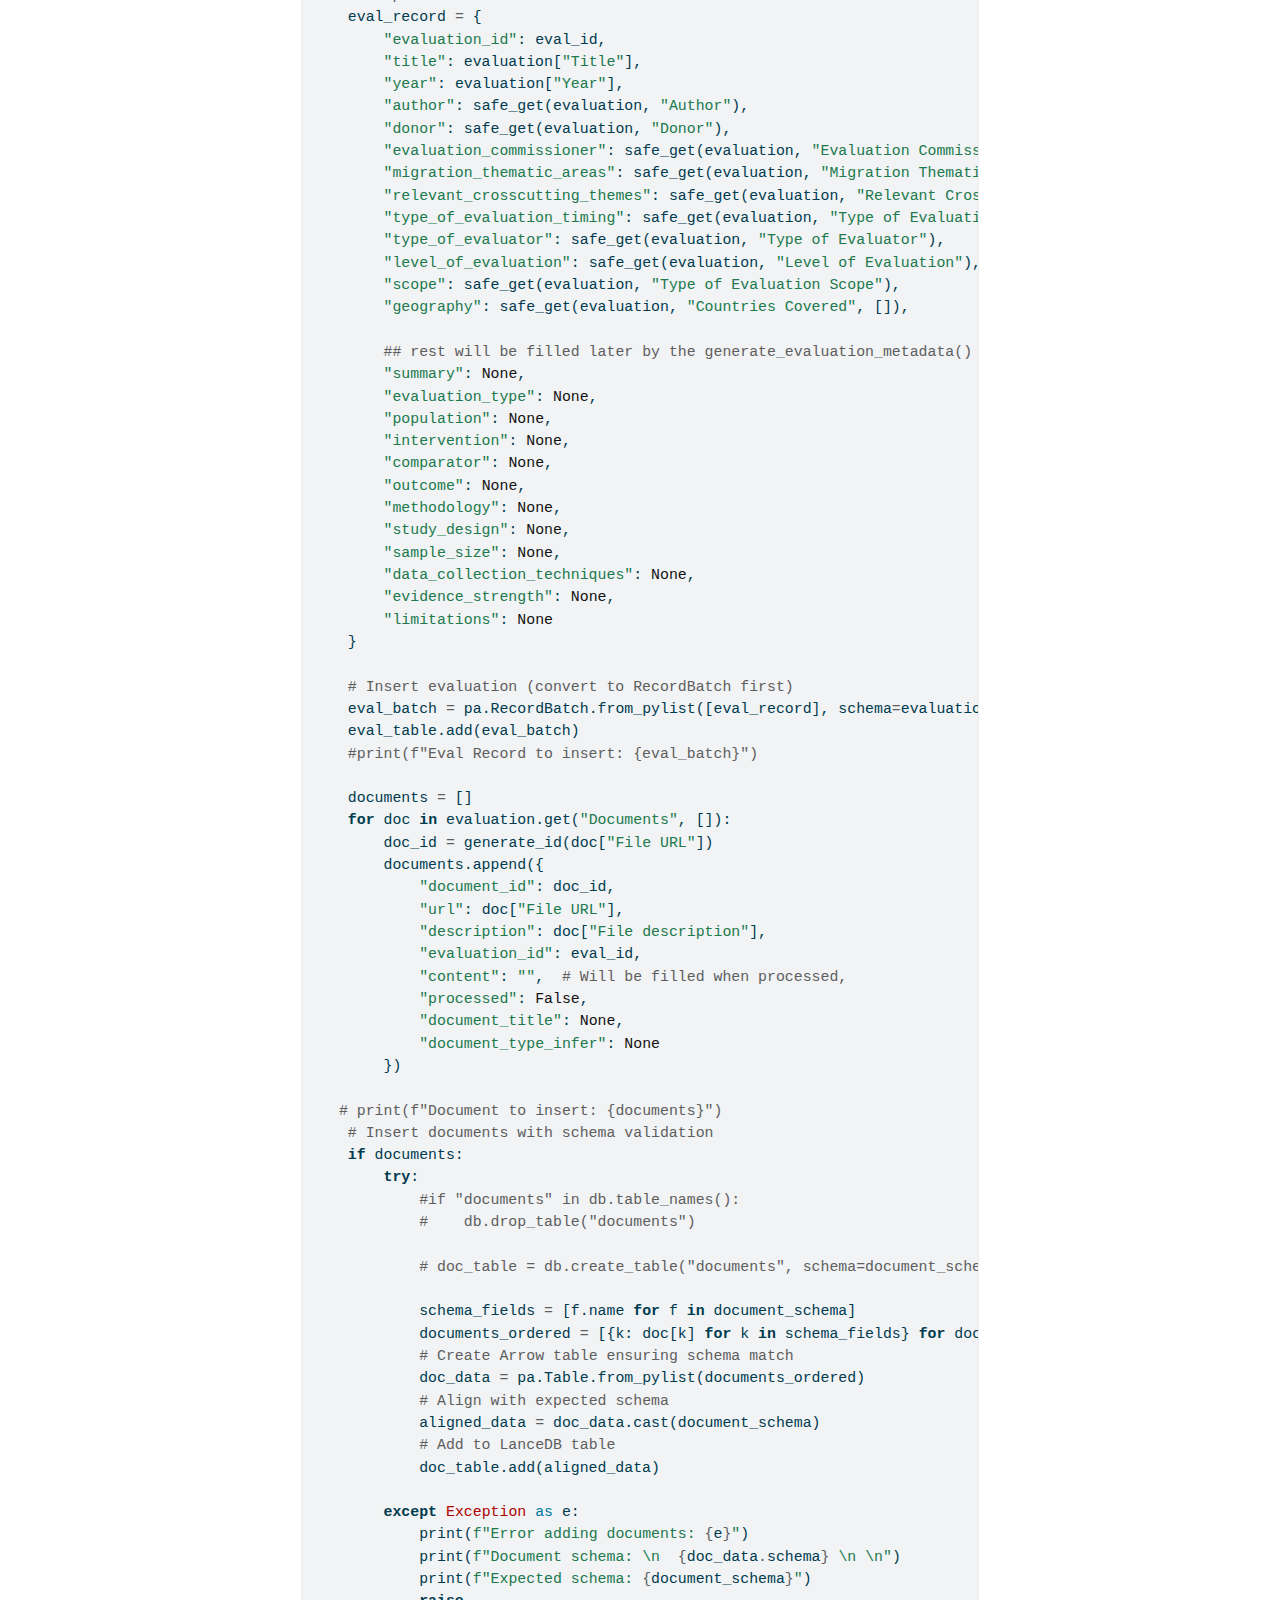
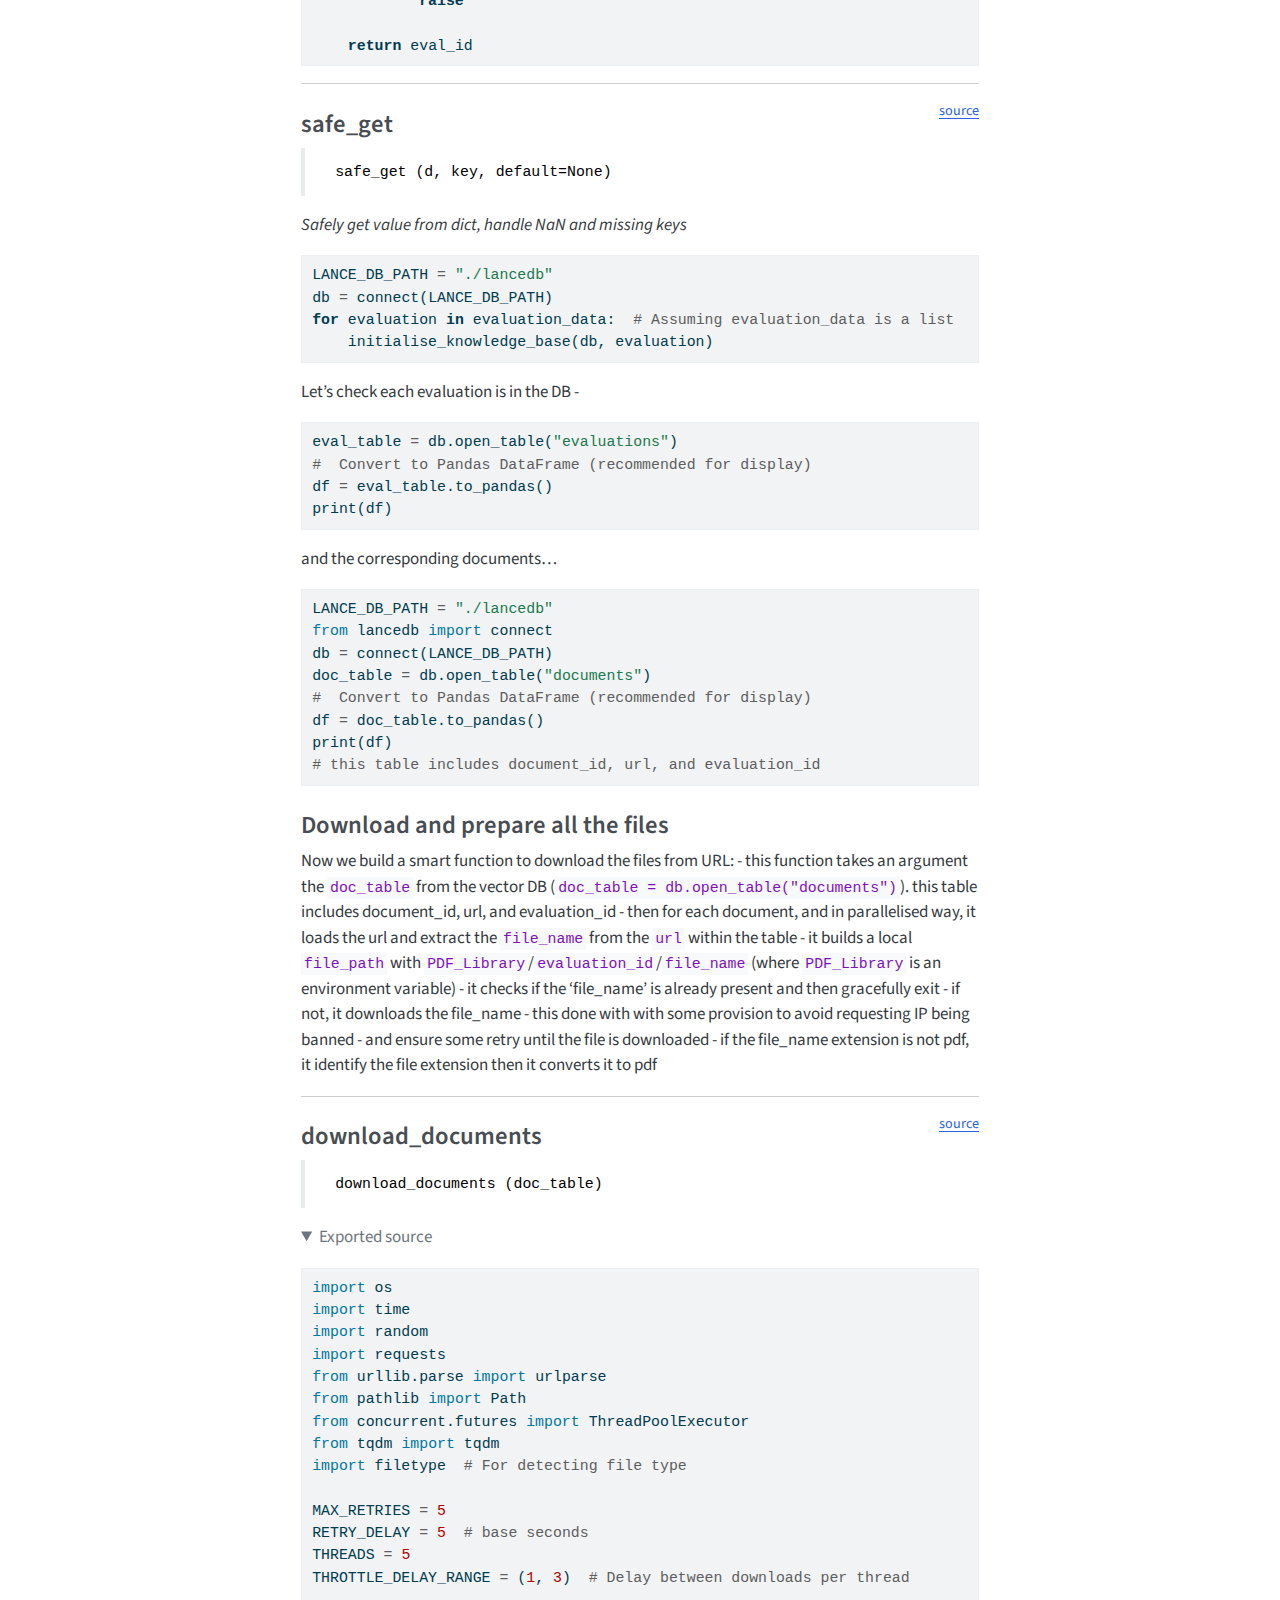
<file: _proc/_docs/core.html>
<!DOCTYPE html>
<html xmlns="http://www.w3.org/1999/xhtml" lang="en" xml:lang="en"><head>

<meta charset="utf-8">
<meta name="generator" content="quarto-1.6.39">

<meta name="viewport" content="width=device-width, initial-scale=1.0, user-scalable=yes">


<title>Workflow Description – evaluation_knowledge</title>
<style>
code{white-space: pre-wrap;}
span.smallcaps{font-variant: small-caps;}
div.columns{display: flex; gap: min(4vw, 1.5em);}
div.column{flex: auto; overflow-x: auto;}
div.hanging-indent{margin-left: 1.5em; text-indent: -1.5em;}
ul.task-list{list-style: none;}
ul.task-list li input[type="checkbox"] {
  width: 0.8em;
  margin: 0 0.8em 0.2em -1em; /* quarto-specific, see https://github.com/quarto-dev/quarto-cli/issues/4556 */ 
  vertical-align: middle;
}
/* CSS for syntax highlighting */
pre > code.sourceCode { white-space: pre; position: relative; }
pre > code.sourceCode > span { line-height: 1.25; }
pre > code.sourceCode > span:empty { height: 1.2em; }
.sourceCode { overflow: visible; }
code.sourceCode > span { color: inherit; text-decoration: inherit; }
div.sourceCode { margin: 1em 0; }
pre.sourceCode { margin: 0; }
@media screen {
div.sourceCode { overflow: auto; }
}
@media print {
pre > code.sourceCode { white-space: pre-wrap; }
pre > code.sourceCode > span { display: inline-block; text-indent: -5em; padding-left: 5em; }
}
pre.numberSource code
  { counter-reset: source-line 0; }
pre.numberSource code > span
  { position: relative; left: -4em; counter-increment: source-line; }
pre.numberSource code > span > a:first-child::before
  { content: counter(source-line);
    position: relative; left: -1em; text-align: right; vertical-align: baseline;
    border: none; display: inline-block;
    -webkit-touch-callout: none; -webkit-user-select: none;
    -khtml-user-select: none; -moz-user-select: none;
    -ms-user-select: none; user-select: none;
    padding: 0 4px; width: 4em;
  }
pre.numberSource { margin-left: 3em;  padding-left: 4px; }
div.sourceCode
  {   }
@media screen {
pre > code.sourceCode > span > a:first-child::before { text-decoration: underline; }
}
</style>


<script src="site_libs/quarto-nav/quarto-nav.js"></script>
<script src="site_libs/quarto-nav/headroom.min.js"></script>
<script src="site_libs/clipboard/clipboard.min.js"></script>
<script src="site_libs/quarto-search/autocomplete.umd.js"></script>
<script src="site_libs/quarto-search/fuse.min.js"></script>
<script src="site_libs/quarto-search/quarto-search.js"></script>
<meta name="quarto:offset" content="./">
<script src="site_libs/quarto-html/quarto.js"></script>
<script src="site_libs/quarto-html/popper.min.js"></script>
<script src="site_libs/quarto-html/tippy.umd.min.js"></script>
<script src="site_libs/quarto-html/anchor.min.js"></script>
<link href="site_libs/quarto-html/tippy.css" rel="stylesheet">
<link href="site_libs/quarto-html/quarto-syntax-highlighting-e26003cea8cd680ca0c55a263523d882.css" rel="stylesheet" id="quarto-text-highlighting-styles">
<script src="site_libs/bootstrap/bootstrap.min.js"></script>
<link href="site_libs/bootstrap/bootstrap-icons.css" rel="stylesheet">
<link href="site_libs/bootstrap/bootstrap-fad5ab29a14bbe0a7a7d29177f3f13bb.min.css" rel="stylesheet" append-hash="true" id="quarto-bootstrap" data-mode="light">
<script id="quarto-search-options" type="application/json">{
  "location": "navbar",
  "copy-button": false,
  "collapse-after": 3,
  "panel-placement": "end",
  "type": "overlay",
  "limit": 50,
  "keyboard-shortcut": [
    "f",
    "/",
    "s"
  ],
  "show-item-context": false,
  "language": {
    "search-no-results-text": "No results",
    "search-matching-documents-text": "matching documents",
    "search-copy-link-title": "Copy link to search",
    "search-hide-matches-text": "Hide additional matches",
    "search-more-match-text": "more match in this document",
    "search-more-matches-text": "more matches in this document",
    "search-clear-button-title": "Clear",
    "search-text-placeholder": "",
    "search-detached-cancel-button-title": "Cancel",
    "search-submit-button-title": "Submit",
    "search-label": "Search"
  }
}</script>


<link rel="stylesheet" href="styles.css">
<meta property="og:title" content="Workflow Description – evaluation_knowledge">
<meta property="og:description" content="A module to turn Evaluation Reports into AI knowledge">
<meta property="og:site_name" content="evaluation_knowledge">
<meta name="twitter:title" content="Workflow Description – evaluation_knowledge">
<meta name="twitter:description" content="A module to turn Evaluation Reports into AI knowledge">
<meta name="twitter:card" content="summary">
</head>

<body class="nav-sidebar floating nav-fixed">

<div id="quarto-search-results"></div>
  <header id="quarto-header" class="headroom fixed-top">
    <nav class="navbar navbar-expand-lg " data-bs-theme="dark">
      <div class="navbar-container container-fluid">
      <div class="navbar-brand-container mx-auto">
    <a class="navbar-brand" href="./index.html">
    <span class="navbar-title">evaluation_knowledge</span>
    </a>
  </div>
        <div class="quarto-navbar-tools tools-end">
</div>
          <div id="quarto-search" class="" title="Search"></div>
      </div> <!-- /container-fluid -->
    </nav>
  <nav class="quarto-secondary-nav">
    <div class="container-fluid d-flex">
      <button type="button" class="quarto-btn-toggle btn" data-bs-toggle="collapse" role="button" data-bs-target=".quarto-sidebar-collapse-item" aria-controls="quarto-sidebar" aria-expanded="false" aria-label="Toggle sidebar navigation" onclick="if (window.quartoToggleHeadroom) { window.quartoToggleHeadroom(); }">
        <i class="bi bi-layout-text-sidebar-reverse"></i>
      </button>
        <nav class="quarto-page-breadcrumbs" aria-label="breadcrumb"><ol class="breadcrumb"><li class="breadcrumb-item"><a href="./core.html">Workflow Description</a></li></ol></nav>
        <a class="flex-grow-1" role="navigation" data-bs-toggle="collapse" data-bs-target=".quarto-sidebar-collapse-item" aria-controls="quarto-sidebar" aria-expanded="false" aria-label="Toggle sidebar navigation" onclick="if (window.quartoToggleHeadroom) { window.quartoToggleHeadroom(); }">      
        </a>
    </div>
  </nav>
</header>
<!-- content -->
<div id="quarto-content" class="quarto-container page-columns page-rows-contents page-layout-article page-navbar">
<!-- sidebar -->
  <nav id="quarto-sidebar" class="sidebar collapse collapse-horizontal quarto-sidebar-collapse-item sidebar-navigation floating overflow-auto">
    <div class="sidebar-menu-container"> 
    <ul class="list-unstyled mt-1">
        <li class="sidebar-item">
  <div class="sidebar-item-container"> 
  <a href="./index.html" class="sidebar-item-text sidebar-link">
 <span class="menu-text">AI-Assisted Evaluation Evidence Mapping</span></a>
  </div>
</li>
        <li class="sidebar-item">
  <div class="sidebar-item-container"> 
  <a href="./core.html" class="sidebar-item-text sidebar-link active">
 <span class="menu-text">Workflow Description</span></a>
  </div>
</li>
    </ul>
    </div>
</nav>
<div id="quarto-sidebar-glass" class="quarto-sidebar-collapse-item" data-bs-toggle="collapse" data-bs-target=".quarto-sidebar-collapse-item"></div>
<!-- margin-sidebar -->
    <div id="quarto-margin-sidebar" class="sidebar margin-sidebar">
        <nav id="TOC" role="doc-toc" class="toc-active">
    <h2 id="toc-title">On this page</h2>
   
  <ul>
  <li><a href="#introduction" id="toc-introduction" class="nav-link active" data-scroll-target="#introduction">Introduction</a></li>
  <li><a href="#setup" id="toc-setup" class="nav-link" data-scroll-target="#setup">Setup</a>
  <ul class="collapse">
  <li><a href="#create-a-virtual-environment" id="toc-create-a-virtual-environment" class="nav-link" data-scroll-target="#create-a-virtual-environment">Create a Virtual Environment</a></li>
  <li><a href="#required-python-modules" id="toc-required-python-modules" class="nav-link" data-scroll-target="#required-python-modules">Required Python Modules</a></li>
  <li><a href="#initialise-llm-api" id="toc-initialise-llm-api" class="nav-link" data-scroll-target="#initialise-llm-api">Initialise LLM API</a></li>
  <li><a href="#load-pdf-library-and-strategic-results-framework" id="toc-load-pdf-library-and-strategic-results-framework" class="nav-link" data-scroll-target="#load-pdf-library-and-strategic-results-framework">Load PDF library and Strategic Results Framework</a></li>
  <li><a href="#library_evaluations" id="toc-library_evaluations" class="nav-link" data-scroll-target="#library_evaluations">library_evaluations</a></li>
  <li><a href="#load_iom_framework" id="toc-load_iom_framework" class="nav-link" data-scroll-target="#load_iom_framework">load_iom_framework</a></li>
  </ul></li>
  <li><a href="#step-1-building-the-knowledge-base" id="toc-step-1-building-the-knowledge-base" class="nav-link" data-scroll-target="#step-1-building-the-knowledge-base">Step 1: Building the Knowledge Base</a>
  <ul class="collapse">
  <li><a href="#initialize-lancedb-vector-database" id="toc-initialize-lancedb-vector-database" class="nav-link" data-scroll-target="#initialize-lancedb-vector-database">Initialize LanceDB Vector Database</a></li>
  <li><a href="#load_evaluations" id="toc-load_evaluations" class="nav-link" data-scroll-target="#load_evaluations">load_evaluations</a></li>
  <li><a href="#generate_id" id="toc-generate_id" class="nav-link" data-scroll-target="#generate_id">generate_id</a></li>
  <li><a href="#force_delete_directory" id="toc-force_delete_directory" class="nav-link" data-scroll-target="#force_delete_directory">force_delete_directory</a></li>
  <li><a href="#initialise_knowledge_base" id="toc-initialise_knowledge_base" class="nav-link" data-scroll-target="#initialise_knowledge_base">initialise_knowledge_base</a></li>
  <li><a href="#safe_get" id="toc-safe_get" class="nav-link" data-scroll-target="#safe_get">safe_get</a></li>
  <li><a href="#download-and-prepare-all-the-files" id="toc-download-and-prepare-all-the-files" class="nav-link" data-scroll-target="#download-and-prepare-all-the-files">Download and prepare all the files</a></li>
  <li><a href="#download_documents" id="toc-download_documents" class="nav-link" data-scroll-target="#download_documents">download_documents</a></li>
  <li><a href="#convert_file_to_pdf" id="toc-convert_file_to_pdf" class="nav-link" data-scroll-target="#convert_file_to_pdf">convert_file_to_pdf</a></li>
  <li><a href="#find_libreoffice_exec" id="toc-find_libreoffice_exec" class="nav-link" data-scroll-target="#find_libreoffice_exec">find_libreoffice_exec</a></li>
  <li><a href="#now-load-file-content-in-the-vector-db-chunk-and-embedd" id="toc-now-load-file-content-in-the-vector-db-chunk-and-embedd" class="nav-link" data-scroll-target="#now-load-file-content-in-the-vector-db-chunk-and-embedd">Now load file content in the vector DB, chunk and embedd</a></li>
  <li><a href="#process_documents_to_chunks" id="toc-process_documents_to_chunks" class="nav-link" data-scroll-target="#process_documents_to_chunks">process_documents_to_chunks</a></li>
  <li><a href="#check_chunk_status" id="toc-check_chunk_status" class="nav-link" data-scroll-target="#check_chunk_status">check_chunk_status</a></li>
  <li><a href="#generating-ai-enhanced-metadata" id="toc-generating-ai-enhanced-metadata" class="nav-link" data-scroll-target="#generating-ai-enhanced-metadata">Generating AI-Enhanced metadata</a></li>
  <li><a href="#get_context_for_eval" id="toc-get_context_for_eval" class="nav-link" data-scroll-target="#get_context_for_eval">get_context_for_eval</a></li>
  <li><a href="#call_llm_with_retries" id="toc-call_llm_with_retries" class="nav-link" data-scroll-target="#call_llm_with_retries">call_llm_with_retries</a></li>
  <li><a href="#safe_join" id="toc-safe_join" class="nav-link" data-scroll-target="#safe_join">safe_join</a></li>
  <li><a href="#clean_json" id="toc-clean_json" class="nav-link" data-scroll-target="#clean_json">clean_json</a></li>
  <li><a href="#generate_metadata_for_evaluation_metadata_descriptive" id="toc-generate_metadata_for_evaluation_metadata_descriptive" class="nav-link" data-scroll-target="#generate_metadata_for_evaluation_metadata_descriptive">generate_metadata_for_evaluation_metadata_descriptive</a></li>
  <li><a href="#generate_metadata_for_evaluation_metadata_methodo" id="toc-generate_metadata_for_evaluation_metadata_methodo" class="nav-link" data-scroll-target="#generate_metadata_for_evaluation_metadata_methodo">generate_metadata_for_evaluation_metadata_methodo</a></li>
  <li><a href="#generate_metadata_for_evaluation_metadata_evidence" id="toc-generate_metadata_for_evaluation_metadata_evidence" class="nav-link" data-scroll-target="#generate_metadata_for_evaluation_metadata_evidence">generate_metadata_for_evaluation_metadata_evidence</a></li>
  <li><a href="#generate_evaluation_metadata" id="toc-generate_evaluation_metadata" class="nav-link" data-scroll-target="#generate_evaluation_metadata">generate_evaluation_metadata</a></li>
  </ul></li>
  <li><a href="#step-2-structured-information-extraction" id="toc-step-2-structured-information-extraction" class="nav-link" data-scroll-target="#step-2-structured-information-extraction">Step 2: Structured Information Extraction</a>
  <ul class="collapse">
  <li><a href="#standard-questions" id="toc-standard-questions" class="nav-link" data-scroll-target="#standard-questions">Standard Questions</a></li>
  <li><a href="#qa-extraction" id="toc-qa-extraction" class="nav-link" data-scroll-target="#qa-extraction">Q&amp;A Extraction</a></li>
  <li><a href="#hybrid-search-in-lancedb" id="toc-hybrid-search-in-lancedb" class="nav-link" data-scroll-target="#hybrid-search-in-lancedb">Hybrid Search in LanceDB</a></li>
  </ul></li>
  <li><a href="#step-3-cross-evaluation-analysis" id="toc-step-3-cross-evaluation-analysis" class="nav-link" data-scroll-target="#step-3-cross-evaluation-analysis">Step 3: Cross-Evaluation Analysis</a></li>
  <li><a href="#step-4-generate-actionable-and-generalizable-insights" id="toc-step-4-generate-actionable-and-generalizable-insights" class="nav-link" data-scroll-target="#step-4-generate-actionable-and-generalizable-insights">Step 4: Generate Actionable and Generalizable Insights</a></li>
  <li><a href="#step-5-identify-patterns-and-gaps" id="toc-step-5-identify-patterns-and-gaps" class="nav-link" data-scroll-target="#step-5-identify-patterns-and-gaps">Step 5: Identify Patterns and Gaps</a></li>
  <li><a href="#conclusions---and-potential-extension" id="toc-conclusions---and-potential-extension" class="nav-link" data-scroll-target="#conclusions---and-potential-extension">Conclusions - and potential extension…</a></li>
  </ul>
<div class="toc-actions"><ul><li><a href="https://github.com/iom/evaluation_knowledge/issues/new" class="toc-action"><i class="bi bi-github"></i>Report an issue</a></li></ul></div><div class="quarto-alternate-formats"><h2>Other Formats</h2><ul><li><a href="core.html.md"><i class="bi bi-file-code"></i>CommonMark</a></li></ul></div></nav>
    </div>
<!-- main -->
<main class="content" id="quarto-document-content">

<header id="title-block-header" class="quarto-title-block default">
<div class="quarto-title">
<h1 class="title">Workflow Description</h1>
</div>



<div class="quarto-title-meta">

    
  
    
  </div>
  


</header>


<!-- WARNING: THIS FILE WAS AUTOGENERATED! DO NOT EDIT! -->
<section id="introduction" class="level2">
<h2 class="anchored" data-anchor-id="introduction">Introduction</h2>
<p>This notebook implements an evidence mapping system with:</p>
<ul>
<li><p>Batch processing for scalability</p></li>
<li><p>Robust error handling and retries</p></li>
<li><p>Embedding caching</p></li>
<li><p>Hybrid search (vector + full-text)</p></li>
<li><p>Local LanceDB deployment</p></li>
</ul>
<p>we can follow these steps:</p>
<ul>
<li>Load the JSON file containing the URLs of the PDF reports.</li>
<li>Load the Excel file describing the IOM Results Framework.</li>
<li>Download and process the PDF reports to extract text.</li>
<li>Integrate the extracted text with the IOM Results Framework.</li>
<li>Generate embeddings and store them in LanceDB.</li>
</ul>
</section>
<section id="setup" class="level2">
<h2 class="anchored" data-anchor-id="setup">Setup</h2>
<section id="create-a-virtual-environment" class="level3">
<h3 class="anchored" data-anchor-id="create-a-virtual-environment">Create a Virtual Environment</h3>
<p>To ensure a clean and isolated environment for this project, we will create a virtual environment using Python’s <code>venv</code> module. This will help manage dependencies and avoid conflicts with other projects.</p>
<pre class="{bash}"><code>#| eval: false
python -m venv .venv</code></pre>
<p>Then, activate the virtual environment:</p>
<pre class="{bash}"><code>#| eval: false
.\.venv\Scripts\activate</code></pre>
<p>Then, configure visual Studio Code to use the virtual environment: Open the Command Palette using the shortcut <code>Ctrl+Shift+P</code> and type <code>Jupyter: Select Interpreter</code> and select the interpreter that corresponds to your newly created virtual environment: <code>('venv': venv)</code>.</p>
</section>
<section id="required-python-modules" class="level3">
<h3 class="anchored" data-anchor-id="required-python-modules">Required Python Modules</h3>
<p>Once this environment selected as a kernel to run the notebook, we can install the required python modules the rest of the process:</p>
<pre class="{python}"><code>%pip install openai  lancedb pyarrow pandas numpy matplotlib seaborn plotly pymupdf requests tqdm tenacity ipython dotenv langchain langchain-community langchain_openai  ipywidgets openpyxl  filetype</code></pre>
<p>then Restart the jupyter kernel for this notebook</p>
<pre class="{python}"><code>#| eval: false
%reset -f</code></pre>
</section>
<section id="initialise-llm-api" class="level3">
<h3 class="anchored" data-anchor-id="initialise-llm-api">Initialise LLM API</h3>
<div id="llmapi" class="cell">
<div class="sourceCode cell-code" id="cb5"><pre class="sourceCode python code-with-copy"><code class="sourceCode python"><span id="cb5-1"><a href="#cb5-1" aria-hidden="true" tabindex="-1"></a><span class="im">import</span> os</span>
<span id="cb5-2"><a href="#cb5-2" aria-hidden="true" tabindex="-1"></a><span class="im">from</span> dotenv <span class="im">import</span> load_dotenv</span>
<span id="cb5-3"><a href="#cb5-3" aria-hidden="true" tabindex="-1"></a><span class="co"># Load environment variables</span></span>
<span id="cb5-4"><a href="#cb5-4" aria-hidden="true" tabindex="-1"></a>load_dotenv()</span>
<span id="cb5-5"><a href="#cb5-5" aria-hidden="true" tabindex="-1"></a></span>
<span id="cb5-6"><a href="#cb5-6" aria-hidden="true" tabindex="-1"></a><span class="im">from</span> langchain_openai <span class="im">import</span> AzureChatOpenAI </span>
<span id="cb5-7"><a href="#cb5-7" aria-hidden="true" tabindex="-1"></a><span class="co"># Initialize LLM with higher temperature for creative question generation</span></span>
<span id="cb5-8"><a href="#cb5-8" aria-hidden="true" tabindex="-1"></a>llm_creative <span class="op">=</span> AzureChatOpenAI(</span>
<span id="cb5-9"><a href="#cb5-9" aria-hidden="true" tabindex="-1"></a>    deployment_name<span class="op">=</span>os.getenv(<span class="st">"AZURE_DEPLOYMENT_NAME"</span>),</span>
<span id="cb5-10"><a href="#cb5-10" aria-hidden="true" tabindex="-1"></a>    api_key<span class="op">=</span>os.getenv(<span class="st">"AZURE_OPENAI_API_KEY"</span>),</span>
<span id="cb5-11"><a href="#cb5-11" aria-hidden="true" tabindex="-1"></a>    azure_endpoint<span class="op">=</span>os.getenv(<span class="st">"AZURE_OPENAI_ENDPOINT"</span>),</span>
<span id="cb5-12"><a href="#cb5-12" aria-hidden="true" tabindex="-1"></a>    api_version<span class="op">=</span>os.getenv(<span class="st">"AZURE_OPENAI_API_VERSION"</span>),</span>
<span id="cb5-13"><a href="#cb5-13" aria-hidden="true" tabindex="-1"></a>    temperature<span class="op">=</span><span class="fl">0.7</span>,</span>
<span id="cb5-14"><a href="#cb5-14" aria-hidden="true" tabindex="-1"></a>    max_tokens<span class="op">=</span><span class="dv">500</span></span>
<span id="cb5-15"><a href="#cb5-15" aria-hidden="true" tabindex="-1"></a>)</span>
<span id="cb5-16"><a href="#cb5-16" aria-hidden="true" tabindex="-1"></a></span>
<span id="cb5-17"><a href="#cb5-17" aria-hidden="true" tabindex="-1"></a>llm_accurate <span class="op">=</span> AzureChatOpenAI(</span>
<span id="cb5-18"><a href="#cb5-18" aria-hidden="true" tabindex="-1"></a>    deployment_name<span class="op">=</span>os.getenv(<span class="st">"AZURE_DEPLOYMENT_NAME"</span>),</span>
<span id="cb5-19"><a href="#cb5-19" aria-hidden="true" tabindex="-1"></a>    api_key<span class="op">=</span>os.getenv(<span class="st">"AZURE_OPENAI_API_KEY"</span>),</span>
<span id="cb5-20"><a href="#cb5-20" aria-hidden="true" tabindex="-1"></a>    azure_endpoint<span class="op">=</span>os.getenv(<span class="st">"AZURE_OPENAI_ENDPOINT"</span>),</span>
<span id="cb5-21"><a href="#cb5-21" aria-hidden="true" tabindex="-1"></a>    api_version<span class="op">=</span>os.getenv(<span class="st">"AZURE_OPENAI_API_VERSION"</span>),</span>
<span id="cb5-22"><a href="#cb5-22" aria-hidden="true" tabindex="-1"></a>    temperature<span class="op">=</span><span class="fl">0.1</span>,</span>
<span id="cb5-23"><a href="#cb5-23" aria-hidden="true" tabindex="-1"></a>    max_tokens<span class="op">=</span><span class="dv">1000</span></span>
<span id="cb5-24"><a href="#cb5-24" aria-hidden="true" tabindex="-1"></a>)</span></code><button title="Copy to Clipboard" class="code-copy-button"><i class="bi"></i></button></pre></div>
</div>
</section>
<section id="load-pdf-library-and-strategic-results-framework" class="level3">
<h3 class="anchored" data-anchor-id="load-pdf-library-and-strategic-results-framework">Load PDF library and Strategic Results Framework</h3>
<p>The library</p>
<hr>
<p><a href="https://github.com/iom/evaluation_knowledge/blob/main/evaluation_knowledge/core.py#L18" target="_blank" style="float:right; font-size:smaller">source</a></p>
</section>
<section id="library_evaluations" class="level3">
<h3 class="anchored" data-anchor-id="library_evaluations">library_evaluations</h3>
<blockquote class="blockquote">
<pre><code> library_evaluations (file_path, json_path)</code></pre>
</blockquote>
<div id="library_evaluations" class="cell">
<details open="" class="code-fold">
<summary>Exported source</summary>
<div class="sourceCode cell-code" id="cb7"><pre class="sourceCode python code-with-copy"><code class="sourceCode python"><span id="cb7-1"><a href="#cb7-1" aria-hidden="true" tabindex="-1"></a><span class="im">import</span> pandas <span class="im">as</span> pd</span>
<span id="cb7-2"><a href="#cb7-2" aria-hidden="true" tabindex="-1"></a><span class="im">import</span> openpyxl</span>
<span id="cb7-3"><a href="#cb7-3" aria-hidden="true" tabindex="-1"></a><span class="im">import</span> json</span>
<span id="cb7-4"><a href="#cb7-4" aria-hidden="true" tabindex="-1"></a><span class="kw">def</span> library_evaluations(file_path,json_path):</span>
<span id="cb7-5"><a href="#cb7-5" aria-hidden="true" tabindex="-1"></a>    <span class="co"># Load the Excel file</span></span>
<span id="cb7-6"><a href="#cb7-6" aria-hidden="true" tabindex="-1"></a>    df <span class="op">=</span> pd.read_excel(file_path, sheet_name<span class="op">=</span><span class="st">'extract from 2005 to Aug 2024'</span>, engine<span class="op">=</span><span class="st">'openpyxl'</span>)</span>
<span id="cb7-7"><a href="#cb7-7" aria-hidden="true" tabindex="-1"></a>    </span>
<span id="cb7-8"><a href="#cb7-8" aria-hidden="true" tabindex="-1"></a>    <span class="co"># Filter evaluations from 2005 to August 2024</span></span>
<span id="cb7-9"><a href="#cb7-9" aria-hidden="true" tabindex="-1"></a>    filtered_df <span class="op">=</span> df </span>
<span id="cb7-10"><a href="#cb7-10" aria-hidden="true" tabindex="-1"></a>    </span>
<span id="cb7-11"><a href="#cb7-11" aria-hidden="true" tabindex="-1"></a>    <span class="co"># Create a nested structure</span></span>
<span id="cb7-12"><a href="#cb7-12" aria-hidden="true" tabindex="-1"></a>    evaluations <span class="op">=</span> []</span>
<span id="cb7-13"><a href="#cb7-13" aria-hidden="true" tabindex="-1"></a>    <span class="cf">for</span> _, row <span class="kw">in</span> filtered_df.iterrows():</span>
<span id="cb7-14"><a href="#cb7-14" aria-hidden="true" tabindex="-1"></a>        evaluation <span class="op">=</span> {</span>
<span id="cb7-15"><a href="#cb7-15" aria-hidden="true" tabindex="-1"></a>            <span class="st">"Title"</span>: row[<span class="st">"Title"</span>],</span>
<span id="cb7-16"><a href="#cb7-16" aria-hidden="true" tabindex="-1"></a>            <span class="st">"Year"</span>: <span class="bu">str</span>(row[<span class="st">"Year"</span>]),</span>
<span id="cb7-17"><a href="#cb7-17" aria-hidden="true" tabindex="-1"></a>            <span class="st">"Author"</span>: row[<span class="st">"Author"</span>],</span>
<span id="cb7-18"><a href="#cb7-18" aria-hidden="true" tabindex="-1"></a>            <span class="st">"Best Practices or Lessons Learnt"</span>: row[<span class="st">"Best Practicesor Lessons Learnt"</span>],</span>
<span id="cb7-19"><a href="#cb7-19" aria-hidden="true" tabindex="-1"></a>            <span class="st">"Date of Publication"</span>: <span class="bu">str</span>(row[<span class="st">"Date of Publication"</span>]),</span>
<span id="cb7-20"><a href="#cb7-20" aria-hidden="true" tabindex="-1"></a>            <span class="st">"Donor"</span>: row[<span class="st">"Donor"</span>],</span>
<span id="cb7-21"><a href="#cb7-21" aria-hidden="true" tabindex="-1"></a>            <span class="st">"Evaluation Brief"</span>: row[<span class="st">"Evaluation Brief"</span>],</span>
<span id="cb7-22"><a href="#cb7-22" aria-hidden="true" tabindex="-1"></a>            <span class="st">"Evaluation Commissioner"</span>: row[<span class="st">"Evaluation Commissioner"</span>],</span>
<span id="cb7-23"><a href="#cb7-23" aria-hidden="true" tabindex="-1"></a>            <span class="st">"Evaluation Coverage"</span>: row[<span class="st">"Evaluation Coverage"</span>],</span>
<span id="cb7-24"><a href="#cb7-24" aria-hidden="true" tabindex="-1"></a>            <span class="st">"Evaluation Period From Date"</span>: <span class="bu">str</span>(row[<span class="st">"Evaluation Period From Date"</span>]),</span>
<span id="cb7-25"><a href="#cb7-25" aria-hidden="true" tabindex="-1"></a>            <span class="st">"Evaluation Period To Date"</span>: <span class="bu">str</span>(row[<span class="st">"Evaluation Period To Date"</span>]),</span>
<span id="cb7-26"><a href="#cb7-26" aria-hidden="true" tabindex="-1"></a>            <span class="st">"Executive Summary"</span>: row[<span class="st">"Executive Summary"</span>],</span>
<span id="cb7-27"><a href="#cb7-27" aria-hidden="true" tabindex="-1"></a>            <span class="st">"External Version of the Report"</span>: row[<span class="st">"External Version of the Report"</span>],</span>
<span id="cb7-28"><a href="#cb7-28" aria-hidden="true" tabindex="-1"></a>            <span class="st">"Languages"</span>: row[<span class="st">"Languages"</span>],</span>
<span id="cb7-29"><a href="#cb7-29" aria-hidden="true" tabindex="-1"></a>            <span class="st">"Migration Thematic Areas"</span>: row[<span class="st">"Migration Thematic Areas"</span>],</span>
<span id="cb7-30"><a href="#cb7-30" aria-hidden="true" tabindex="-1"></a>            <span class="st">"Name of Project(s) Being Evaluated"</span>: row[<span class="st">"Name of Project(s) Being Evaluated"</span>],</span>
<span id="cb7-31"><a href="#cb7-31" aria-hidden="true" tabindex="-1"></a>            <span class="st">"Number of Pages Excluding annexes"</span>: row[<span class="st">"Number of Pages Excluding annexes"</span>],</span>
<span id="cb7-32"><a href="#cb7-32" aria-hidden="true" tabindex="-1"></a>            <span class="st">"Other Documents Included"</span>: row[<span class="st">"Other Documents Included"</span>],</span>
<span id="cb7-33"><a href="#cb7-33" aria-hidden="true" tabindex="-1"></a>            <span class="st">"Project Code"</span>: row[<span class="st">"Project Code"</span>],</span>
<span id="cb7-34"><a href="#cb7-34" aria-hidden="true" tabindex="-1"></a>            <span class="st">"Countries Covered"</span>: [country.strip() <span class="cf">for</span> country <span class="kw">in</span> <span class="bu">str</span>(row[<span class="st">"Countries Covered"</span>]).split(<span class="st">","</span>)],</span>
<span id="cb7-35"><a href="#cb7-35" aria-hidden="true" tabindex="-1"></a>            <span class="st">"Regions Covered"</span>: row[<span class="st">"Regions Covered"</span>],</span>
<span id="cb7-36"><a href="#cb7-36" aria-hidden="true" tabindex="-1"></a>            <span class="st">"Relevant Crosscutting Themes"</span>: row[<span class="st">"Relevant Crosscutting Themes"</span>],</span>
<span id="cb7-37"><a href="#cb7-37" aria-hidden="true" tabindex="-1"></a>            <span class="st">"Report Published"</span>: row[<span class="st">"Report Published"</span>],</span>
<span id="cb7-38"><a href="#cb7-38" aria-hidden="true" tabindex="-1"></a>            <span class="st">"Terms of Reference"</span>: row[<span class="st">"Terms of Reference"</span>],</span>
<span id="cb7-39"><a href="#cb7-39" aria-hidden="true" tabindex="-1"></a>            <span class="st">"Type of Evaluation Scope"</span>: row[<span class="st">"Type of Evaluation Scope"</span>],</span>
<span id="cb7-40"><a href="#cb7-40" aria-hidden="true" tabindex="-1"></a>            <span class="st">"Type of Evaluation Timing"</span>: row[<span class="st">"Type of Evaluation Timing"</span>],</span>
<span id="cb7-41"><a href="#cb7-41" aria-hidden="true" tabindex="-1"></a>            <span class="st">"Type of Evaluator"</span>: row[<span class="st">"Type of Evaluator"</span>],</span>
<span id="cb7-42"><a href="#cb7-42" aria-hidden="true" tabindex="-1"></a>            <span class="st">"Level of Evaluation"</span>: row[<span class="st">"Level of Evaluation"</span>],</span>
<span id="cb7-43"><a href="#cb7-43" aria-hidden="true" tabindex="-1"></a>            <span class="st">"Documents"</span>: []</span>
<span id="cb7-44"><a href="#cb7-44" aria-hidden="true" tabindex="-1"></a>        }</span>
<span id="cb7-45"><a href="#cb7-45" aria-hidden="true" tabindex="-1"></a>        </span>
<span id="cb7-46"><a href="#cb7-46" aria-hidden="true" tabindex="-1"></a>        <span class="co"># Split the document-related fields by comma and create a list of dictionaries</span></span>
<span id="cb7-47"><a href="#cb7-47" aria-hidden="true" tabindex="-1"></a>        document_subtypes <span class="op">=</span> <span class="bu">str</span>(row[<span class="st">"Document Subtype"</span>]).split(<span class="st">", "</span>)</span>
<span id="cb7-48"><a href="#cb7-48" aria-hidden="true" tabindex="-1"></a>        file_urls <span class="op">=</span> <span class="bu">str</span>(row[<span class="st">"File URL"</span>]).split(<span class="st">", "</span>)</span>
<span id="cb7-49"><a href="#cb7-49" aria-hidden="true" tabindex="-1"></a>        file_descriptions <span class="op">=</span> <span class="bu">str</span>(row[<span class="st">"File description"</span>]).split(<span class="st">", "</span>)</span>
<span id="cb7-50"><a href="#cb7-50" aria-hidden="true" tabindex="-1"></a>        </span>
<span id="cb7-51"><a href="#cb7-51" aria-hidden="true" tabindex="-1"></a>        <span class="cf">for</span> subtype, url, description <span class="kw">in</span> <span class="bu">zip</span>(document_subtypes, file_urls, file_descriptions):</span>
<span id="cb7-52"><a href="#cb7-52" aria-hidden="true" tabindex="-1"></a>            document <span class="op">=</span> {</span>
<span id="cb7-53"><a href="#cb7-53" aria-hidden="true" tabindex="-1"></a>                <span class="st">"Document Subtype"</span>: subtype,</span>
<span id="cb7-54"><a href="#cb7-54" aria-hidden="true" tabindex="-1"></a>                <span class="st">"File URL"</span>: url,</span>
<span id="cb7-55"><a href="#cb7-55" aria-hidden="true" tabindex="-1"></a>                <span class="st">"File description"</span>: description</span>
<span id="cb7-56"><a href="#cb7-56" aria-hidden="true" tabindex="-1"></a>            }</span>
<span id="cb7-57"><a href="#cb7-57" aria-hidden="true" tabindex="-1"></a>            evaluation[<span class="st">"Documents"</span>].append(document)</span>
<span id="cb7-58"><a href="#cb7-58" aria-hidden="true" tabindex="-1"></a>        </span>
<span id="cb7-59"><a href="#cb7-59" aria-hidden="true" tabindex="-1"></a>        evaluations.append(evaluation)</span>
<span id="cb7-60"><a href="#cb7-60" aria-hidden="true" tabindex="-1"></a></span>
<span id="cb7-61"><a href="#cb7-61" aria-hidden="true" tabindex="-1"></a>    <span class="co">## dump data</span></span>
<span id="cb7-62"><a href="#cb7-62" aria-hidden="true" tabindex="-1"></a>    <span class="cf">with</span> <span class="bu">open</span>(json_path, <span class="st">'w'</span>) <span class="im">as</span> json_file:</span>
<span id="cb7-63"><a href="#cb7-63" aria-hidden="true" tabindex="-1"></a>        json.dump(evaluations, json_file, indent<span class="op">=</span><span class="dv">4</span>)</span>
<span id="cb7-64"><a href="#cb7-64" aria-hidden="true" tabindex="-1"></a></span>
<span id="cb7-65"><a href="#cb7-65" aria-hidden="true" tabindex="-1"></a>    </span>
<span id="cb7-66"><a href="#cb7-66" aria-hidden="true" tabindex="-1"></a>    <span class="cf">return</span> evaluations</span></code><button title="Copy to Clipboard" class="code-copy-button"><i class="bi"></i></button></pre></div>
</details>
</div>
<div id="cell-8" class="cell">
<div class="sourceCode cell-code" id="cb8"><pre class="sourceCode python code-with-copy"><code class="sourceCode python"><span id="cb8-1"><a href="#cb8-1" aria-hidden="true" tabindex="-1"></a>library <span class="op">=</span>library_evaluations(<span class="st">"reference/Evaluation_repository.xlsx"</span>,<span class="st">"reference/Evaluation_repository.json"</span> )</span></code><button title="Copy to Clipboard" class="code-copy-button"><i class="bi"></i></button></pre></div>
</div>
<p>Now the framework</p>
<hr>
<p><a href="https://github.com/iom/evaluation_knowledge/blob/main/evaluation_knowledge/core.py#L88" target="_blank" style="float:right; font-size:smaller">source</a></p>
</section>
<section id="load_iom_framework" class="level3">
<h3 class="anchored" data-anchor-id="load_iom_framework">load_iom_framework</h3>
<blockquote class="blockquote">
<pre><code> load_iom_framework (excel_path:str)</code></pre>
</blockquote>
<p><em>Load and validate IOM framework</em></p>
<div id="load_iom_framework" class="cell">
<details open="" class="code-fold">
<summary>Exported source</summary>
<div class="sourceCode cell-code" id="cb10"><pre class="sourceCode python code-with-copy"><code class="sourceCode python"><span id="cb10-1"><a href="#cb10-1" aria-hidden="true" tabindex="-1"></a><span class="im">import</span> pandas <span class="im">as</span> pd</span>
<span id="cb10-2"><a href="#cb10-2" aria-hidden="true" tabindex="-1"></a><span class="im">import</span> openpyxl</span>
<span id="cb10-3"><a href="#cb10-3" aria-hidden="true" tabindex="-1"></a><span class="kw">def</span> load_iom_framework(excel_path: <span class="bu">str</span>) <span class="op">-&gt;</span> pd.DataFrame:</span>
<span id="cb10-4"><a href="#cb10-4" aria-hidden="true" tabindex="-1"></a>    <span class="co">"""Load and validate IOM framework"""</span></span>
<span id="cb10-5"><a href="#cb10-5" aria-hidden="true" tabindex="-1"></a>    df <span class="op">=</span> pd.read_excel(excel_path)</span>
<span id="cb10-6"><a href="#cb10-6" aria-hidden="true" tabindex="-1"></a>    </span>
<span id="cb10-7"><a href="#cb10-7" aria-hidden="true" tabindex="-1"></a>    <span class="co"># Validate expected columns</span></span>
<span id="cb10-8"><a href="#cb10-8" aria-hidden="true" tabindex="-1"></a>    required_columns <span class="op">=</span> [<span class="st">'Objective'</span>, <span class="st">'Outcome'</span>, <span class="st">'Indicator'</span>]</span>
<span id="cb10-9"><a href="#cb10-9" aria-hidden="true" tabindex="-1"></a>    <span class="cf">for</span> col <span class="kw">in</span> required_columns:</span>
<span id="cb10-10"><a href="#cb10-10" aria-hidden="true" tabindex="-1"></a>        <span class="cf">assert</span> col <span class="kw">in</span> df.columns, <span class="ss">f"Framework missing required column: </span><span class="sc">{</span>col<span class="sc">}</span><span class="ss">"</span></span>
<span id="cb10-11"><a href="#cb10-11" aria-hidden="true" tabindex="-1"></a>    </span>
<span id="cb10-12"><a href="#cb10-12" aria-hidden="true" tabindex="-1"></a>    <span class="cf">return</span> df</span></code><button title="Copy to Clipboard" class="code-copy-button"><i class="bi"></i></button></pre></div>
</details>
</div>
<div id="cell-12" class="cell">
<div class="sourceCode cell-code" id="cb11"><pre class="sourceCode python code-with-copy"><code class="sourceCode python"><span id="cb11-1"><a href="#cb11-1" aria-hidden="true" tabindex="-1"></a>framework<span class="op">=</span> load_iom_framework(<span class="st">"reference/Strategic_Result_Framework.xlsx"</span>)</span></code><button title="Copy to Clipboard" class="code-copy-button"><i class="bi"></i></button></pre></div>
</div>
</section>
</section>
<section id="step-1-building-the-knowledge-base" class="level2">
<h2 class="anchored" data-anchor-id="step-1-building-the-knowledge-base">Step 1: Building the Knowledge Base</h2>
<p>So we have a collection of Evaluation documents. We have metadata for each Evaluation. For each evaluation, we have multiple documents (The evaluation report itslef, plus in some case: a summary brief, annexes, etc.)</p>
<p>See an example below</p>
<div id="cell-14" class="cell">
<div class="sourceCode cell-code" id="cb12"><pre class="sourceCode python code-with-copy"><code class="sourceCode python"><span id="cb12-1"><a href="#cb12-1" aria-hidden="true" tabindex="-1"></a>[</span>
<span id="cb12-2"><a href="#cb12-2" aria-hidden="true" tabindex="-1"></a>    {</span>
<span id="cb12-3"><a href="#cb12-3" aria-hidden="true" tabindex="-1"></a>        <span class="st">"Title"</span>: <span class="st">"Finale Internal Evluation: ENHANCING THE CAPACITY TO MAINSTREAM ENVIRONMENT AND CLIMATE CHANGE WITHIN WIDER FRAMEWORK OF MIGRATION MANAGEMENT IN WEST AND CENTRAL AFRICA"</span>,</span>
<span id="cb12-4"><a href="#cb12-4" aria-hidden="true" tabindex="-1"></a>        <span class="st">"Year"</span>: <span class="st">"2022"</span>,</span>
<span id="cb12-5"><a href="#cb12-5" aria-hidden="true" tabindex="-1"></a>        <span class="st">"Author"</span>: <span class="st">"Abderrahim El Moulat"</span>,</span>
<span id="cb12-6"><a href="#cb12-6" aria-hidden="true" tabindex="-1"></a>        <span class="st">"Best Practices or Lessons Learnt"</span>: <span class="st">"Yes"</span>,</span>
<span id="cb12-7"><a href="#cb12-7" aria-hidden="true" tabindex="-1"></a>        <span class="st">"Date of Publication"</span>: <span class="st">"2022-06-22 00:00:00"</span>,</span>
<span id="cb12-8"><a href="#cb12-8" aria-hidden="true" tabindex="-1"></a>        <span class="st">"Donor"</span>: <span class="st">"IOM Development Fund"</span>,</span>
<span id="cb12-9"><a href="#cb12-9" aria-hidden="true" tabindex="-1"></a>        <span class="st">"Evaluation Brief"</span>: <span class="st">"Yes"</span>,</span>
<span id="cb12-10"><a href="#cb12-10" aria-hidden="true" tabindex="-1"></a>        <span class="st">"Evaluation Commissioner"</span>: <span class="st">"Donor, IOM"</span>,</span>
<span id="cb12-11"><a href="#cb12-11" aria-hidden="true" tabindex="-1"></a>        <span class="st">"Evaluation Coverage"</span>: <span class="st">"Country"</span>,</span>
<span id="cb12-12"><a href="#cb12-12" aria-hidden="true" tabindex="-1"></a>        <span class="st">"Evaluation Period From Date"</span>: <span class="st">"nan"</span>,</span>
<span id="cb12-13"><a href="#cb12-13" aria-hidden="true" tabindex="-1"></a>        <span class="st">"Evaluation Period To Date"</span>: <span class="st">"NaT"</span>,</span>
<span id="cb12-14"><a href="#cb12-14" aria-hidden="true" tabindex="-1"></a>        <span class="st">"Executive Summary"</span>: <span class="st">"Yes"</span>,</span>
<span id="cb12-15"><a href="#cb12-15" aria-hidden="true" tabindex="-1"></a>        <span class="st">"External Version of the Report"</span>: <span class="st">"No"</span>,</span>
<span id="cb12-16"><a href="#cb12-16" aria-hidden="true" tabindex="-1"></a>        <span class="st">"Languages"</span>: <span class="st">"English"</span>,</span>
<span id="cb12-17"><a href="#cb12-17" aria-hidden="true" tabindex="-1"></a>        <span class="st">"Migration Thematic Areas"</span>: <span class="st">"Migration and climate change"</span>,</span>
<span id="cb12-18"><a href="#cb12-18" aria-hidden="true" tabindex="-1"></a>        <span class="st">"Name of Project(s) Being Evaluated"</span>: NaN,</span>
<span id="cb12-19"><a href="#cb12-19" aria-hidden="true" tabindex="-1"></a>        <span class="st">"Number of Pages Excluding annexes"</span>: <span class="fl">20.0</span>,</span>
<span id="cb12-20"><a href="#cb12-20" aria-hidden="true" tabindex="-1"></a>        <span class="st">"Other Documents Included"</span>: NaN,</span>
<span id="cb12-21"><a href="#cb12-21" aria-hidden="true" tabindex="-1"></a>        <span class="st">"Project Code"</span>: <span class="st">"NC.0030"</span>,</span>
<span id="cb12-22"><a href="#cb12-22" aria-hidden="true" tabindex="-1"></a>        <span class="st">"Countries Covered"</span>: [</span>
<span id="cb12-23"><a href="#cb12-23" aria-hidden="true" tabindex="-1"></a>            <span class="st">"Senegal"</span></span>
<span id="cb12-24"><a href="#cb12-24" aria-hidden="true" tabindex="-1"></a>        ],</span>
<span id="cb12-25"><a href="#cb12-25" aria-hidden="true" tabindex="-1"></a>        <span class="st">"Regions Covered"</span>: <span class="st">"RO Dakar"</span>,</span>
<span id="cb12-26"><a href="#cb12-26" aria-hidden="true" tabindex="-1"></a>        <span class="st">"Relevant Crosscutting Themes"</span>: <span class="st">"Gender"</span>,</span>
<span id="cb12-27"><a href="#cb12-27" aria-hidden="true" tabindex="-1"></a>        <span class="st">"Report Published"</span>: <span class="st">"Yes"</span>,</span>
<span id="cb12-28"><a href="#cb12-28" aria-hidden="true" tabindex="-1"></a>        <span class="st">"Terms of Reference"</span>: <span class="st">"No"</span>,</span>
<span id="cb12-29"><a href="#cb12-29" aria-hidden="true" tabindex="-1"></a>        <span class="st">"Type of Evaluation Scope"</span>: <span class="st">"Programme/Project"</span>,</span>
<span id="cb12-30"><a href="#cb12-30" aria-hidden="true" tabindex="-1"></a>        <span class="st">"Type of Evaluation Timing"</span>: <span class="st">"Ex-post (after the end of the project/programme)"</span>,</span>
<span id="cb12-31"><a href="#cb12-31" aria-hidden="true" tabindex="-1"></a>        <span class="st">"Type of Evaluator"</span>: <span class="st">"Internal"</span>,</span>
<span id="cb12-32"><a href="#cb12-32" aria-hidden="true" tabindex="-1"></a>        <span class="st">"Level of Evaluation"</span>: <span class="st">"Decentralized"</span>,</span>
<span id="cb12-33"><a href="#cb12-33" aria-hidden="true" tabindex="-1"></a>        <span class="st">"Documents"</span>: [</span>
<span id="cb12-34"><a href="#cb12-34" aria-hidden="true" tabindex="-1"></a>            {</span>
<span id="cb12-35"><a href="#cb12-35" aria-hidden="true" tabindex="-1"></a>                <span class="st">"Document Subtype"</span>: <span class="st">"Evaluation brief"</span>,</span>
<span id="cb12-36"><a href="#cb12-36" aria-hidden="true" tabindex="-1"></a>                <span class="st">"File URL"</span>: <span class="st">"https://evaluation.iom.int/sites/g/files/tmzbdl151/files/docs/resources/Internal</span><span class="sc">%20E</span><span class="st">valuation_NC0030_JUNE_2022_FINAL_Abderrahim</span><span class="sc">%20E</span><span class="st">L%20MOULAT_0.pdf"</span>,</span>
<span id="cb12-37"><a href="#cb12-37" aria-hidden="true" tabindex="-1"></a>                <span class="st">"File description"</span>: <span class="st">"Evaluation Brief"</span></span>
<span id="cb12-38"><a href="#cb12-38" aria-hidden="true" tabindex="-1"></a>            },</span>
<span id="cb12-39"><a href="#cb12-39" aria-hidden="true" tabindex="-1"></a>            {</span>
<span id="cb12-40"><a href="#cb12-40" aria-hidden="true" tabindex="-1"></a>                <span class="st">"Document Subtype"</span>: <span class="st">"Evaluation report"</span>,</span>
<span id="cb12-41"><a href="#cb12-41" aria-hidden="true" tabindex="-1"></a>                <span class="st">"File URL"</span>: <span class="st">"https://evaluation.iom.int/sites/g/files/tmzbdl151/files/docs/resources/NC0030_Evaluation%20Brief_June%202022_Abderrahim</span><span class="sc">%20E</span><span class="st">L%20MOULAT.pdf"</span>,</span>
<span id="cb12-42"><a href="#cb12-42" aria-hidden="true" tabindex="-1"></a>                <span class="st">"File description"</span>: <span class="st">"Evaluation Report"</span></span>
<span id="cb12-43"><a href="#cb12-43" aria-hidden="true" tabindex="-1"></a>            }</span>
<span id="cb12-44"><a href="#cb12-44" aria-hidden="true" tabindex="-1"></a>        ]</span>
<span id="cb12-45"><a href="#cb12-45" aria-hidden="true" tabindex="-1"></a>    },</span>
<span id="cb12-46"><a href="#cb12-46" aria-hidden="true" tabindex="-1"></a>    {</span>
<span id="cb12-47"><a href="#cb12-47" aria-hidden="true" tabindex="-1"></a>        <span class="st">"Title"</span>: <span class="st">"Local Authorities Network for Migration and Development"</span>,</span>
<span id="cb12-48"><a href="#cb12-48" aria-hidden="true" tabindex="-1"></a>        <span class="st">"Year"</span>: <span class="st">"2022"</span>,</span>
<span id="cb12-49"><a href="#cb12-49" aria-hidden="true" tabindex="-1"></a>        <span class="st">"Author"</span>: <span class="st">"Action Research for CO-development (ARCO)"</span>,</span>
<span id="cb12-50"><a href="#cb12-50" aria-hidden="true" tabindex="-1"></a>        <span class="st">"Best Practices or Lessons Learnt"</span>: <span class="st">"No"</span>,</span>
<span id="cb12-51"><a href="#cb12-51" aria-hidden="true" tabindex="-1"></a>        <span class="st">"Date of Publication"</span>: <span class="st">"2022-02-01 00:00:00"</span>,</span>
<span id="cb12-52"><a href="#cb12-52" aria-hidden="true" tabindex="-1"></a>        <span class="st">"Donor"</span>: <span class="st">"Government of Italy"</span>,</span>
<span id="cb12-53"><a href="#cb12-53" aria-hidden="true" tabindex="-1"></a>        <span class="st">"Evaluation Brief"</span>: <span class="st">"No"</span>,</span>
<span id="cb12-54"><a href="#cb12-54" aria-hidden="true" tabindex="-1"></a>        <span class="st">"Evaluation Commissioner"</span>: <span class="st">"IOM"</span>,</span>
<span id="cb12-55"><a href="#cb12-55" aria-hidden="true" tabindex="-1"></a>        <span class="st">"Evaluation Coverage"</span>: <span class="st">"Multi-country"</span>,</span>
<span id="cb12-56"><a href="#cb12-56" aria-hidden="true" tabindex="-1"></a>        <span class="st">"Evaluation Period From Date"</span>: <span class="st">"2020-07-06 00:00:00"</span>,</span>
<span id="cb12-57"><a href="#cb12-57" aria-hidden="true" tabindex="-1"></a>        <span class="st">"Evaluation Period To Date"</span>: <span class="st">"2021-07-31 00:00:00"</span>,</span>
<span id="cb12-58"><a href="#cb12-58" aria-hidden="true" tabindex="-1"></a>        <span class="st">"Executive Summary"</span>: <span class="st">"Yes"</span>,</span>
<span id="cb12-59"><a href="#cb12-59" aria-hidden="true" tabindex="-1"></a>        <span class="st">"External Version of the Report"</span>: <span class="st">"No"</span>,</span>
<span id="cb12-60"><a href="#cb12-60" aria-hidden="true" tabindex="-1"></a>        <span class="st">"Languages"</span>: <span class="st">"English"</span>,</span>
<span id="cb12-61"><a href="#cb12-61" aria-hidden="true" tabindex="-1"></a>        <span class="st">"Migration Thematic Areas"</span>: <span class="st">"Migration and Development - diaspora"</span>,</span>
<span id="cb12-62"><a href="#cb12-62" aria-hidden="true" tabindex="-1"></a>        <span class="st">"Name of Project(s) Being Evaluated"</span>: NaN,</span>
<span id="cb12-63"><a href="#cb12-63" aria-hidden="true" tabindex="-1"></a>        <span class="st">"Number of Pages Excluding annexes"</span>: <span class="fl">37.0</span>,</span>
<span id="cb12-64"><a href="#cb12-64" aria-hidden="true" tabindex="-1"></a>        <span class="st">"Other Documents Included"</span>: NaN,</span>
<span id="cb12-65"><a href="#cb12-65" aria-hidden="true" tabindex="-1"></a>        <span class="st">"Project Code"</span>: <span class="st">"MD.0003"</span>,</span>
<span id="cb12-66"><a href="#cb12-66" aria-hidden="true" tabindex="-1"></a>        <span class="st">"Countries Covered"</span>: [</span>
<span id="cb12-67"><a href="#cb12-67" aria-hidden="true" tabindex="-1"></a>            <span class="st">"Albania"</span>,</span>
<span id="cb12-68"><a href="#cb12-68" aria-hidden="true" tabindex="-1"></a>            <span class="st">"Italy"</span></span>
<span id="cb12-69"><a href="#cb12-69" aria-hidden="true" tabindex="-1"></a>        ],</span>
<span id="cb12-70"><a href="#cb12-70" aria-hidden="true" tabindex="-1"></a>        <span class="st">"Regions Covered"</span>: <span class="st">"RO Brussels"</span>,</span>
<span id="cb12-71"><a href="#cb12-71" aria-hidden="true" tabindex="-1"></a>        <span class="st">"Relevant Crosscutting Themes"</span>: <span class="st">"Gender, Rights-based approach"</span>,</span>
<span id="cb12-72"><a href="#cb12-72" aria-hidden="true" tabindex="-1"></a>        <span class="st">"Report Published"</span>: <span class="st">"No"</span>,</span>
<span id="cb12-73"><a href="#cb12-73" aria-hidden="true" tabindex="-1"></a>        <span class="st">"Terms of Reference"</span>: <span class="st">"Yes"</span>,</span>
<span id="cb12-74"><a href="#cb12-74" aria-hidden="true" tabindex="-1"></a>        <span class="st">"Type of Evaluation Scope"</span>: <span class="st">"Programme/Project"</span>,</span>
<span id="cb12-75"><a href="#cb12-75" aria-hidden="true" tabindex="-1"></a>        <span class="st">"Type of Evaluation Timing"</span>: <span class="st">"Final (at the end of the project/programme)"</span>,</span>
<span id="cb12-76"><a href="#cb12-76" aria-hidden="true" tabindex="-1"></a>        <span class="st">"Type of Evaluator"</span>: <span class="st">"External"</span>,</span>
<span id="cb12-77"><a href="#cb12-77" aria-hidden="true" tabindex="-1"></a>        <span class="st">"Level of Evaluation"</span>: <span class="st">"Decentralized"</span>,</span>
<span id="cb12-78"><a href="#cb12-78" aria-hidden="true" tabindex="-1"></a>        <span class="st">"Documents"</span>: [</span>
<span id="cb12-79"><a href="#cb12-79" aria-hidden="true" tabindex="-1"></a>            {</span>
<span id="cb12-80"><a href="#cb12-80" aria-hidden="true" tabindex="-1"></a>                <span class="st">"Document Subtype"</span>: <span class="st">"Evaluation report"</span>,</span>
<span id="cb12-81"><a href="#cb12-81" aria-hidden="true" tabindex="-1"></a>                <span class="st">"File URL"</span>: <span class="st">"https://evaluation.iom.int/sites/g/files/tmzbdl151/files/docs/resources/Evaluation%20Brief_ARCO_Shiraz%20JERBI.pdF"</span>,</span>
<span id="cb12-82"><a href="#cb12-82" aria-hidden="true" tabindex="-1"></a>                <span class="st">"File description"</span>: <span class="st">"Evaluation Report "</span></span>
<span id="cb12-83"><a href="#cb12-83" aria-hidden="true" tabindex="-1"></a>            },</span>
<span id="cb12-84"><a href="#cb12-84" aria-hidden="true" tabindex="-1"></a>            {</span>
<span id="cb12-85"><a href="#cb12-85" aria-hidden="true" tabindex="-1"></a>                <span class="st">"Document Subtype"</span>: <span class="st">"Evaluation brief"</span>,</span>
<span id="cb12-86"><a href="#cb12-86" aria-hidden="true" tabindex="-1"></a>                <span class="st">"File URL"</span>: <span class="st">"https://evaluation.iom.int/sites/g/files/tmzbdl151/files/docs/resources/Final</span><span class="sc">%20e</span><span class="st">valuation</span><span class="sc">%20r</span><span class="st">eport_ARCO_Shiraz%20JERBI_1.pdf"</span>,</span>
<span id="cb12-87"><a href="#cb12-87" aria-hidden="true" tabindex="-1"></a>                <span class="st">"File description"</span>: <span class="st">"Evaluation Brief"</span></span>
<span id="cb12-88"><a href="#cb12-88" aria-hidden="true" tabindex="-1"></a>            },</span>
<span id="cb12-89"><a href="#cb12-89" aria-hidden="true" tabindex="-1"></a>            {</span>
<span id="cb12-90"><a href="#cb12-90" aria-hidden="true" tabindex="-1"></a>                <span class="st">"Document Subtype"</span>: <span class="st">"Management response"</span>,</span>
<span id="cb12-91"><a href="#cb12-91" aria-hidden="true" tabindex="-1"></a>                <span class="st">"File URL"</span>: <span class="st">"https://evaluation.iom.int/sites/g/files/tmzbdl151/files/docs/resources/Management%20Response%20Matrix_ARCO_Shiraz%20JERBI.pdf"</span>,</span>
<span id="cb12-92"><a href="#cb12-92" aria-hidden="true" tabindex="-1"></a>                <span class="st">"File description"</span>: <span class="st">"Management Response"</span></span>
<span id="cb12-93"><a href="#cb12-93" aria-hidden="true" tabindex="-1"></a>            }</span>
<span id="cb12-94"><a href="#cb12-94" aria-hidden="true" tabindex="-1"></a>        ]</span>
<span id="cb12-95"><a href="#cb12-95" aria-hidden="true" tabindex="-1"></a>    }</span>
<span id="cb12-96"><a href="#cb12-96" aria-hidden="true" tabindex="-1"></a>]</span></code><button title="Copy to Clipboard" class="code-copy-button"><i class="bi"></i></button></pre></div>
</div>
<p>Workflow Overview</p>
<ol type="1">
<li>Load external metadata for one evaluations as per json file.</li>
<li>Then for each evaluation, download the file, convert it to PDF (in case it’s a word, excel or ppt), and load text for each document.</li>
<li>Then implement a <a href="https://isaacflath.com/blog/blog_post?fpath=posts%2F2025-04-08-LateChunking.ipynb">late chunking that can solve the lost context problem</a> and insert in chunk table, enabling <a href="https://docs.lancedb.com/core/hybrid-search">Hybrid Search capability</a> so that search can be made based on both key words and similirarity.</li>
<li>Create additional metadata for both documents and for evaluation using an LLM call. the additional metadata shall help to define an asesssment of the “evidence strenght”. The metadata to be created are - evaluation type (formative, summative, impact), Methodology, study design, sample size, and data collection techniques</li>
</ol>
<section id="initialize-lancedb-vector-database" class="level3">
<h3 class="anchored" data-anchor-id="initialize-lancedb-vector-database">Initialize LanceDB Vector Database</h3>
<p>The database includes 23 tables:</p>
<p><strong>1. Evaluations Table</strong> Each row represents a unique evaluation with the following fields:</p>
<ul>
<li>evaluation_id (unique identifier)</li>
<li>title</li>
<li>author</li>
<li>practice_or_lessons</li>
<li>donor</li>
<li>is_brief</li>
<li>commissioner</li>
<li>coverage</li>
<li>countries</li>
<li>from_date</li>
<li>to_date</li>
<li>has_summary</li>
<li>external_version</li>
<li>language</li>
<li>thematic_area</li>
<li>name_project</li>
<li>project_code</li>
<li>evaluation_scope</li>
<li>evaluation_timing</li>
<li>evaluation_level</li>
<li>evaluator_type</li>
<li>theme</li>
<li>cross_cutting</li>
</ul>
<p>additional variable will be generated through an LLM prompt on the entire evaluation content</p>
<ul>
<li>short_title</li>
<li>summary</li>
<li>population (PICO model)</li>
<li>intervention (PICO model)</li>
<li>comparator (PICO model)</li>
<li>outcome (PICO model)</li>
<li>methodology</li>
<li>study_type</li>
<li>study_design</li>
<li>sample_size</li>
<li>data_collection_techniques</li>
<li>evidence_strength</li>
<li>limitations</li>
</ul>
<p><strong>2. Documents Table</strong></p>
<p>Each row represents a PDF file linked to an evaluation:</p>
<ul>
<li>document_id: Primary key ID of the original PDF</li>
<li>evaluation_id: foreign key to link to the evaluation</li>
<li>document_subtype: from the original metadata</li>
<li>document_url: from the original metadata</li>
<li>document_name: from the original metadata</li>
<li>document_tite: document type as reviewed by the LLM</li>
<li>document_type_infer: document type as reviewed by the LLM</li>
<li>document_processed: boolean to confirm it is done</li>
</ul>
<p><strong>3. Chunk Table</strong> * chunk_id: Primary key<br>
* evaluation_id: foreign key to link to the evaluation * document_id: ID of the original file * document_page: for proper referencing of any further information retrieval * chunk_index: order of the chunk in the document * text: the chunked content * embedding (for hybrid search)</p>
<p>Let’s start by loading the library from json…</p>
<hr>
<p><a href="https://github.com/iom/evaluation_knowledge/blob/main/evaluation_knowledge/core.py#L104" target="_blank" style="float:right; font-size:smaller">source</a></p>
</section>
<section id="load_evaluations" class="level3">
<h3 class="anchored" data-anchor-id="load_evaluations">load_evaluations</h3>
<blockquote class="blockquote">
<pre><code> load_evaluations (json_path:str)</code></pre>
</blockquote>
<p>*Load evaluation data from a JSON file</p>
<p>Args: json_path: Path to the JSON file containing evaluation data</p>
<p>Returns: List of evaluation dictionaries*</p>
<div id="load_evaluations" class="cell">
<details open="" class="code-fold">
<summary>Exported source</summary>
<div class="sourceCode cell-code" id="cb14"><pre class="sourceCode python code-with-copy"><code class="sourceCode python"><span id="cb14-1"><a href="#cb14-1" aria-hidden="true" tabindex="-1"></a><span class="im">from</span> typing <span class="im">import</span> List, Dict, Optional <span class="co"># Type hinting</span></span>
<span id="cb14-2"><a href="#cb14-2" aria-hidden="true" tabindex="-1"></a><span class="im">import</span> json</span>
<span id="cb14-3"><a href="#cb14-3" aria-hidden="true" tabindex="-1"></a><span class="kw">def</span> load_evaluations(json_path: <span class="bu">str</span>) <span class="op">-&gt;</span> List[Dict]:</span>
<span id="cb14-4"><a href="#cb14-4" aria-hidden="true" tabindex="-1"></a>    <span class="co">"""Load evaluation data from a JSON file</span></span>
<span id="cb14-5"><a href="#cb14-5" aria-hidden="true" tabindex="-1"></a><span class="co">    </span></span>
<span id="cb14-6"><a href="#cb14-6" aria-hidden="true" tabindex="-1"></a><span class="co">    Args:</span></span>
<span id="cb14-7"><a href="#cb14-7" aria-hidden="true" tabindex="-1"></a><span class="co">        json_path: Path to the JSON file containing evaluation data</span></span>
<span id="cb14-8"><a href="#cb14-8" aria-hidden="true" tabindex="-1"></a><span class="co">        </span></span>
<span id="cb14-9"><a href="#cb14-9" aria-hidden="true" tabindex="-1"></a><span class="co">    Returns:</span></span>
<span id="cb14-10"><a href="#cb14-10" aria-hidden="true" tabindex="-1"></a><span class="co">        List of evaluation dictionaries</span></span>
<span id="cb14-11"><a href="#cb14-11" aria-hidden="true" tabindex="-1"></a><span class="co">    """</span></span>
<span id="cb14-12"><a href="#cb14-12" aria-hidden="true" tabindex="-1"></a>    <span class="cf">try</span>:</span>
<span id="cb14-13"><a href="#cb14-13" aria-hidden="true" tabindex="-1"></a>        <span class="cf">with</span> <span class="bu">open</span>(json_path, <span class="st">'r'</span>, encoding<span class="op">=</span><span class="st">'utf-8'</span>) <span class="im">as</span> f:</span>
<span id="cb14-14"><a href="#cb14-14" aria-hidden="true" tabindex="-1"></a>            data <span class="op">=</span> json.load(f)</span>
<span id="cb14-15"><a href="#cb14-15" aria-hidden="true" tabindex="-1"></a>            </span>
<span id="cb14-16"><a href="#cb14-16" aria-hidden="true" tabindex="-1"></a>        <span class="co"># Handle both single evaluation and list of evaluations</span></span>
<span id="cb14-17"><a href="#cb14-17" aria-hidden="true" tabindex="-1"></a>        <span class="cf">if</span> <span class="bu">isinstance</span>(data, <span class="bu">dict</span>):</span>
<span id="cb14-18"><a href="#cb14-18" aria-hidden="true" tabindex="-1"></a>            <span class="cf">return</span> [data]</span>
<span id="cb14-19"><a href="#cb14-19" aria-hidden="true" tabindex="-1"></a>        <span class="cf">elif</span> <span class="bu">isinstance</span>(data, <span class="bu">list</span>):</span>
<span id="cb14-20"><a href="#cb14-20" aria-hidden="true" tabindex="-1"></a>            <span class="cf">return</span> data</span>
<span id="cb14-21"><a href="#cb14-21" aria-hidden="true" tabindex="-1"></a>        <span class="cf">else</span>:</span>
<span id="cb14-22"><a href="#cb14-22" aria-hidden="true" tabindex="-1"></a>            <span class="cf">raise</span> <span class="pp">ValueError</span>(<span class="st">"Invalid JSON structure - expected object or array"</span>)</span>
<span id="cb14-23"><a href="#cb14-23" aria-hidden="true" tabindex="-1"></a>            </span>
<span id="cb14-24"><a href="#cb14-24" aria-hidden="true" tabindex="-1"></a>    <span class="cf">except</span> json.JSONDecodeError <span class="im">as</span> e:</span>
<span id="cb14-25"><a href="#cb14-25" aria-hidden="true" tabindex="-1"></a>        <span class="bu">print</span>(<span class="ss">f"Error decoding JSON file </span><span class="sc">{</span>json_path<span class="sc">}</span><span class="ss">: </span><span class="sc">{</span>e<span class="sc">}</span><span class="ss">"</span>)</span>
<span id="cb14-26"><a href="#cb14-26" aria-hidden="true" tabindex="-1"></a>        <span class="cf">return</span> []</span>
<span id="cb14-27"><a href="#cb14-27" aria-hidden="true" tabindex="-1"></a>    <span class="cf">except</span> <span class="pp">Exception</span> <span class="im">as</span> e:</span>
<span id="cb14-28"><a href="#cb14-28" aria-hidden="true" tabindex="-1"></a>        <span class="bu">print</span>(<span class="ss">f"Error loading evaluation data: </span><span class="sc">{</span>e<span class="sc">}</span><span class="ss">"</span>)</span>
<span id="cb14-29"><a href="#cb14-29" aria-hidden="true" tabindex="-1"></a>        <span class="cf">return</span> []</span></code><button title="Copy to Clipboard" class="code-copy-button"><i class="bi"></i></button></pre></div>
</details>
</div>
<p>Load a small subset for testing..</p>
<div id="cell-20" class="cell">
<div class="sourceCode cell-code" id="cb15"><pre class="sourceCode python code-with-copy"><code class="sourceCode python"><span id="cb15-1"><a href="#cb15-1" aria-hidden="true" tabindex="-1"></a><span class="co"># Load your   metadata</span></span>
<span id="cb15-2"><a href="#cb15-2" aria-hidden="true" tabindex="-1"></a><span class="co">#evaluation_data =  load_evaluations("reference/Evaluation_repository_test.json")</span></span>
<span id="cb15-3"><a href="#cb15-3" aria-hidden="true" tabindex="-1"></a>evaluation_data <span class="op">=</span>  load_evaluations(<span class="st">"reference/Evaluation_repository.json"</span>)</span>
<span id="cb15-4"><a href="#cb15-4" aria-hidden="true" tabindex="-1"></a><span class="bu">print</span>(<span class="ss">f"Attribute name is: </span><span class="sc">{</span>evaluation_data<span class="sc">}</span><span class="ss">"</span>)</span>
<span id="cb15-5"><a href="#cb15-5" aria-hidden="true" tabindex="-1"></a><span class="bu">print</span>(<span class="bu">type</span>(evaluation_data))</span></code><button title="Copy to Clipboard" class="code-copy-button"><i class="bi"></i></button></pre></div>
</div>
<p>Id Generation</p>
<hr>
<p><a href="https://github.com/iom/evaluation_knowledge/blob/main/evaluation_knowledge/core.py#L136" target="_blank" style="float:right; font-size:smaller">source</a></p>
</section>
<section id="generate_id" class="level3">
<h3 class="anchored" data-anchor-id="generate_id">generate_id</h3>
<blockquote class="blockquote">
<pre><code> generate_id (text:str)</code></pre>
</blockquote>
<p><em>Generate a deterministic ID from text</em></p>
<div id="generate_id" class="cell">
<details open="" class="code-fold">
<summary>Exported source</summary>
<div class="sourceCode cell-code" id="cb17"><pre class="sourceCode python code-with-copy"><code class="sourceCode python"><span id="cb17-1"><a href="#cb17-1" aria-hidden="true" tabindex="-1"></a><span class="im">import</span> hashlib</span>
<span id="cb17-2"><a href="#cb17-2" aria-hidden="true" tabindex="-1"></a><span class="kw">def</span> generate_id(text: <span class="bu">str</span>) <span class="op">-&gt;</span> <span class="bu">str</span>:</span>
<span id="cb17-3"><a href="#cb17-3" aria-hidden="true" tabindex="-1"></a>    <span class="co">"""Generate a deterministic ID from text"""</span></span>
<span id="cb17-4"><a href="#cb17-4" aria-hidden="true" tabindex="-1"></a>    <span class="cf">return</span> hashlib.md5(text.encode()).hexdigest()</span></code><button title="Copy to Clipboard" class="code-copy-button"><i class="bi"></i></button></pre></div>
</details>
</div>
<div id="cell-24" class="cell">
<div class="sourceCode cell-code" id="cb18"><pre class="sourceCode python code-with-copy"><code class="sourceCode python"><span id="cb18-1"><a href="#cb18-1" aria-hidden="true" tabindex="-1"></a>eval_id <span class="op">=</span> generate_id( <span class="st">"aaa"</span>)</span>
<span id="cb18-2"><a href="#cb18-2" aria-hidden="true" tabindex="-1"></a><span class="bu">print</span>({eval_id})</span></code><button title="Copy to Clipboard" class="code-copy-button"><i class="bi"></i></button></pre></div>
</div>
<hr>
<p><a href="https://github.com/iom/evaluation_knowledge/blob/main/evaluation_knowledge/core.py#L144" target="_blank" style="float:right; font-size:smaller">source</a></p>
</section>
<section id="force_delete_directory" class="level3">
<h3 class="anchored" data-anchor-id="force_delete_directory">force_delete_directory</h3>
<blockquote class="blockquote">
<pre><code> force_delete_directory (path, max_retries=3, delay=1)</code></pre>
</blockquote>
<p><em>Robust directory deletion with retries and delay</em></p>
<div id="force_delete_directory" class="cell">
<details open="" class="code-fold">
<summary>Exported source</summary>
<div class="sourceCode cell-code" id="cb20"><pre class="sourceCode python code-with-copy"><code class="sourceCode python"><span id="cb20-1"><a href="#cb20-1" aria-hidden="true" tabindex="-1"></a><span class="im">import</span> time</span>
<span id="cb20-2"><a href="#cb20-2" aria-hidden="true" tabindex="-1"></a><span class="im">import</span> shutil</span>
<span id="cb20-3"><a href="#cb20-3" aria-hidden="true" tabindex="-1"></a><span class="kw">def</span> force_delete_directory(path, max_retries<span class="op">=</span><span class="dv">3</span>, delay<span class="op">=</span><span class="dv">1</span>):</span>
<span id="cb20-4"><a href="#cb20-4" aria-hidden="true" tabindex="-1"></a>    <span class="co">"""Robust directory deletion with retries and delay"""</span></span>
<span id="cb20-5"><a href="#cb20-5" aria-hidden="true" tabindex="-1"></a>    <span class="cf">for</span> attempt <span class="kw">in</span> <span class="bu">range</span>(max_retries):</span>
<span id="cb20-6"><a href="#cb20-6" aria-hidden="true" tabindex="-1"></a>        <span class="cf">try</span>:</span>
<span id="cb20-7"><a href="#cb20-7" aria-hidden="true" tabindex="-1"></a>            <span class="cf">if</span> os.path.exists(path):</span>
<span id="cb20-8"><a href="#cb20-8" aria-hidden="true" tabindex="-1"></a>                shutil.rmtree(path)</span>
<span id="cb20-9"><a href="#cb20-9" aria-hidden="true" tabindex="-1"></a>                <span class="cf">return</span> <span class="va">True</span></span>
<span id="cb20-10"><a href="#cb20-10" aria-hidden="true" tabindex="-1"></a>        <span class="cf">except</span> <span class="pp">Exception</span> <span class="im">as</span> e:</span>
<span id="cb20-11"><a href="#cb20-11" aria-hidden="true" tabindex="-1"></a>            <span class="cf">if</span> attempt <span class="op">==</span> max_retries <span class="op">-</span> <span class="dv">1</span>:</span>
<span id="cb20-12"><a href="#cb20-12" aria-hidden="true" tabindex="-1"></a>                <span class="bu">print</span>(<span class="ss">f"Failed to delete </span><span class="sc">{</span>path<span class="sc">}</span><span class="ss"> after </span><span class="sc">{</span>max_retries<span class="sc">}</span><span class="ss"> attempts: </span><span class="sc">{</span>e<span class="sc">}</span><span class="ss">"</span>)</span>
<span id="cb20-13"><a href="#cb20-13" aria-hidden="true" tabindex="-1"></a>                <span class="cf">return</span> <span class="va">False</span></span>
<span id="cb20-14"><a href="#cb20-14" aria-hidden="true" tabindex="-1"></a>            time.sleep(delay)</span>
<span id="cb20-15"><a href="#cb20-15" aria-hidden="true" tabindex="-1"></a>    <span class="cf">return</span> <span class="va">False</span></span></code><button title="Copy to Clipboard" class="code-copy-button"><i class="bi"></i></button></pre></div>
</details>
</div>
<div id="cell-27" class="cell">
<div class="sourceCode cell-code" id="cb21"><pre class="sourceCode python code-with-copy"><code class="sourceCode python"><span id="cb21-1"><a href="#cb21-1" aria-hidden="true" tabindex="-1"></a>force_delete_directory(LANCE_DB_PATH)</span></code><button title="Copy to Clipboard" class="code-copy-button"><i class="bi"></i></button></pre></div>
</div>
<p>We start prefilling our vector database with the metadata</p>
<hr>
<p><a href="https://github.com/iom/evaluation_knowledge/blob/main/evaluation_knowledge/core.py#L171" target="_blank" style="float:right; font-size:smaller">source</a></p>
</section>
<section id="initialise_knowledge_base" class="level3">
<h3 class="anchored" data-anchor-id="initialise_knowledge_base">initialise_knowledge_base</h3>
<blockquote class="blockquote">
<pre><code> initialise_knowledge_base (db, evaluation:Dict)</code></pre>
</blockquote>
<p><em>Store full documents without chunking (late chunking approach)</em></p>
<div id="initialise_knowledge_base" class="cell">
<details open="" class="code-fold">
<summary>Exported source</summary>
<div class="sourceCode cell-code" id="cb23"><pre class="sourceCode python code-with-copy"><code class="sourceCode python"><span id="cb23-1"><a href="#cb23-1" aria-hidden="true" tabindex="-1"></a><span class="im">from</span> lancedb <span class="im">import</span> <span class="ex">connect</span></span>
<span id="cb23-2"><a href="#cb23-2" aria-hidden="true" tabindex="-1"></a><span class="im">import</span> numpy <span class="im">as</span> np</span>
<span id="cb23-3"><a href="#cb23-3" aria-hidden="true" tabindex="-1"></a></span>
<span id="cb23-4"><a href="#cb23-4" aria-hidden="true" tabindex="-1"></a><span class="kw">def</span> safe_get(d, key, default<span class="op">=</span><span class="va">None</span>):</span>
<span id="cb23-5"><a href="#cb23-5" aria-hidden="true" tabindex="-1"></a>    <span class="co">"""Safely get value from dict, handle NaN and missing keys"""</span></span>
<span id="cb23-6"><a href="#cb23-6" aria-hidden="true" tabindex="-1"></a>    value <span class="op">=</span> d.get(key, default)</span>
<span id="cb23-7"><a href="#cb23-7" aria-hidden="true" tabindex="-1"></a>    <span class="cf">if</span> value <span class="kw">is</span> <span class="va">None</span> <span class="kw">or</span> (<span class="bu">isinstance</span>(value, <span class="bu">float</span>) <span class="kw">and</span> np.isnan(value)):</span>
<span id="cb23-8"><a href="#cb23-8" aria-hidden="true" tabindex="-1"></a>        <span class="cf">return</span> default</span>
<span id="cb23-9"><a href="#cb23-9" aria-hidden="true" tabindex="-1"></a>    <span class="cf">return</span> value</span>
<span id="cb23-10"><a href="#cb23-10" aria-hidden="true" tabindex="-1"></a></span>
<span id="cb23-11"><a href="#cb23-11" aria-hidden="true" tabindex="-1"></a><span class="kw">def</span> initialise_knowledge_base(db, evaluation: Dict):</span>
<span id="cb23-12"><a href="#cb23-12" aria-hidden="true" tabindex="-1"></a>    <span class="co">"""Store full documents without chunking (late chunking approach)"""</span></span>
<span id="cb23-13"><a href="#cb23-13" aria-hidden="true" tabindex="-1"></a></span>
<span id="cb23-14"><a href="#cb23-14" aria-hidden="true" tabindex="-1"></a>    <span class="im">import</span> pyarrow <span class="im">as</span> pa</span>
<span id="cb23-15"><a href="#cb23-15" aria-hidden="true" tabindex="-1"></a>    <span class="im">from</span> typing <span class="im">import</span> Optional</span>
<span id="cb23-16"><a href="#cb23-16" aria-hidden="true" tabindex="-1"></a></span>
<span id="cb23-17"><a href="#cb23-17" aria-hidden="true" tabindex="-1"></a>    <span class="co"># EvaluationModel Schema</span></span>
<span id="cb23-18"><a href="#cb23-18" aria-hidden="true" tabindex="-1"></a>    evaluation_schema <span class="op">=</span> pa.schema([</span>
<span id="cb23-19"><a href="#cb23-19" aria-hidden="true" tabindex="-1"></a>        pa.field(<span class="st">"evaluation_id"</span>, pa.string()),</span>
<span id="cb23-20"><a href="#cb23-20" aria-hidden="true" tabindex="-1"></a>        pa.field(<span class="st">"title"</span>, pa.string()),</span>
<span id="cb23-21"><a href="#cb23-21" aria-hidden="true" tabindex="-1"></a>        pa.field(<span class="st">"year"</span>, pa.string()),</span>
<span id="cb23-22"><a href="#cb23-22" aria-hidden="true" tabindex="-1"></a>        pa.field(<span class="st">"author"</span>, pa.string()),</span>
<span id="cb23-23"><a href="#cb23-23" aria-hidden="true" tabindex="-1"></a>        pa.field(<span class="st">"donor"</span>, pa.string()),</span>
<span id="cb23-24"><a href="#cb23-24" aria-hidden="true" tabindex="-1"></a>        pa.field(<span class="st">"evaluation_commissioner"</span>, pa.string()),</span>
<span id="cb23-25"><a href="#cb23-25" aria-hidden="true" tabindex="-1"></a>        pa.field(<span class="st">"migration_thematic_areas"</span>, pa.string()),</span>
<span id="cb23-26"><a href="#cb23-26" aria-hidden="true" tabindex="-1"></a>        pa.field(<span class="st">"relevant_crosscutting_themes"</span>, pa.string()),</span>
<span id="cb23-27"><a href="#cb23-27" aria-hidden="true" tabindex="-1"></a>        pa.field(<span class="st">"type_of_evaluation_timing"</span>, pa.string()),</span>
<span id="cb23-28"><a href="#cb23-28" aria-hidden="true" tabindex="-1"></a>        pa.field(<span class="st">"type_of_evaluator"</span>, pa.string()),</span>
<span id="cb23-29"><a href="#cb23-29" aria-hidden="true" tabindex="-1"></a>        pa.field(<span class="st">"level_of_evaluation"</span>, pa.string()),</span>
<span id="cb23-30"><a href="#cb23-30" aria-hidden="true" tabindex="-1"></a>        pa.field(<span class="st">"scope"</span>, pa.string()),</span>
<span id="cb23-31"><a href="#cb23-31" aria-hidden="true" tabindex="-1"></a>        pa.field(<span class="st">"geography"</span>, pa.list_(pa.string())),</span>
<span id="cb23-32"><a href="#cb23-32" aria-hidden="true" tabindex="-1"></a>        pa.field(<span class="st">"summary"</span>, pa.string()),</span>
<span id="cb23-33"><a href="#cb23-33" aria-hidden="true" tabindex="-1"></a>        pa.field(<span class="st">"evaluation_type"</span>, pa.string()),</span>
<span id="cb23-34"><a href="#cb23-34" aria-hidden="true" tabindex="-1"></a>        pa.field(<span class="st">"population"</span>, pa.string()),</span>
<span id="cb23-35"><a href="#cb23-35" aria-hidden="true" tabindex="-1"></a>        pa.field(<span class="st">"intervention"</span>, pa.string()),</span>
<span id="cb23-36"><a href="#cb23-36" aria-hidden="true" tabindex="-1"></a>        pa.field(<span class="st">"comparator"</span>, pa.string()),</span>
<span id="cb23-37"><a href="#cb23-37" aria-hidden="true" tabindex="-1"></a>        pa.field(<span class="st">"outcome"</span>, pa.string()),</span>
<span id="cb23-38"><a href="#cb23-38" aria-hidden="true" tabindex="-1"></a>        pa.field(<span class="st">"methodology"</span>, pa.string()),</span>
<span id="cb23-39"><a href="#cb23-39" aria-hidden="true" tabindex="-1"></a>        pa.field(<span class="st">"study_design"</span>, pa.string()),</span>
<span id="cb23-40"><a href="#cb23-40" aria-hidden="true" tabindex="-1"></a>        pa.field(<span class="st">"sample_size"</span>, pa.string()),</span>
<span id="cb23-41"><a href="#cb23-41" aria-hidden="true" tabindex="-1"></a>        pa.field(<span class="st">"data_collection_techniques"</span>, pa.string()),</span>
<span id="cb23-42"><a href="#cb23-42" aria-hidden="true" tabindex="-1"></a>        pa.field(<span class="st">"evidence_strength"</span>, pa.string()),</span>
<span id="cb23-43"><a href="#cb23-43" aria-hidden="true" tabindex="-1"></a>        pa.field(<span class="st">"limitations"</span>, pa.string())</span>
<span id="cb23-44"><a href="#cb23-44" aria-hidden="true" tabindex="-1"></a>    ])</span>
<span id="cb23-45"><a href="#cb23-45" aria-hidden="true" tabindex="-1"></a></span>
<span id="cb23-46"><a href="#cb23-46" aria-hidden="true" tabindex="-1"></a>    <span class="co"># DocumentModel Schema</span></span>
<span id="cb23-47"><a href="#cb23-47" aria-hidden="true" tabindex="-1"></a>    document_schema <span class="op">=</span> pa.schema([</span>
<span id="cb23-48"><a href="#cb23-48" aria-hidden="true" tabindex="-1"></a>        pa.field(<span class="st">"document_id"</span>, pa.string()),</span>
<span id="cb23-49"><a href="#cb23-49" aria-hidden="true" tabindex="-1"></a>        pa.field(<span class="st">"url"</span>, pa.string()),</span>
<span id="cb23-50"><a href="#cb23-50" aria-hidden="true" tabindex="-1"></a>        pa.field(<span class="st">"description"</span>, pa.string()),</span>
<span id="cb23-51"><a href="#cb23-51" aria-hidden="true" tabindex="-1"></a>        pa.field(<span class="st">"evaluation_id"</span>, pa.string()),</span>
<span id="cb23-52"><a href="#cb23-52" aria-hidden="true" tabindex="-1"></a>        pa.field(<span class="st">"content"</span>, pa.string()),</span>
<span id="cb23-53"><a href="#cb23-53" aria-hidden="true" tabindex="-1"></a>        pa.field(<span class="st">"processed"</span>, pa.bool_()),</span>
<span id="cb23-54"><a href="#cb23-54" aria-hidden="true" tabindex="-1"></a>        pa.field(<span class="st">"document_title"</span>, pa.string()),</span>
<span id="cb23-55"><a href="#cb23-55" aria-hidden="true" tabindex="-1"></a>        pa.field(<span class="st">"document_type_infer"</span>, pa.string())</span>
<span id="cb23-56"><a href="#cb23-56" aria-hidden="true" tabindex="-1"></a>    ])</span>
<span id="cb23-57"><a href="#cb23-57" aria-hidden="true" tabindex="-1"></a></span>
<span id="cb23-58"><a href="#cb23-58" aria-hidden="true" tabindex="-1"></a>    <span class="co"># Create or open tables with explicit schema</span></span>
<span id="cb23-59"><a href="#cb23-59" aria-hidden="true" tabindex="-1"></a>    <span class="cf">try</span>:</span>
<span id="cb23-60"><a href="#cb23-60" aria-hidden="true" tabindex="-1"></a>        eval_table <span class="op">=</span> db.create_table(<span class="st">"evaluations"</span>, schema<span class="op">=</span>evaluation_schema, exist_ok<span class="op">=</span><span class="va">True</span>)</span>
<span id="cb23-61"><a href="#cb23-61" aria-hidden="true" tabindex="-1"></a>        doc_table <span class="op">=</span> db.create_table(<span class="st">"documents"</span>, schema<span class="op">=</span>document_schema, exist_ok<span class="op">=</span><span class="va">True</span>)</span>
<span id="cb23-62"><a href="#cb23-62" aria-hidden="true" tabindex="-1"></a>    <span class="cf">except</span> <span class="pp">Exception</span> <span class="im">as</span> e:</span>
<span id="cb23-63"><a href="#cb23-63" aria-hidden="true" tabindex="-1"></a>        <span class="bu">print</span>(<span class="ss">f"Error creating tables: </span><span class="sc">{</span>e<span class="sc">}</span><span class="ss">"</span>)</span>
<span id="cb23-64"><a href="#cb23-64" aria-hidden="true" tabindex="-1"></a>        <span class="cf">raise</span></span>
<span id="cb23-65"><a href="#cb23-65" aria-hidden="true" tabindex="-1"></a></span>
<span id="cb23-66"><a href="#cb23-66" aria-hidden="true" tabindex="-1"></a>    eval_id <span class="op">=</span> generate_id(<span class="ss">f"</span><span class="sc">{</span>evaluation[<span class="st">'Title'</span>]<span class="sc">}</span><span class="ss">_</span><span class="sc">{</span>evaluation[<span class="st">'Year'</span>]<span class="sc">}</span><span class="ss">"</span>)</span>
<span id="cb23-67"><a href="#cb23-67" aria-hidden="true" tabindex="-1"></a>    <span class="co"># Prepare the evaluation record</span></span>
<span id="cb23-68"><a href="#cb23-68" aria-hidden="true" tabindex="-1"></a>    eval_record <span class="op">=</span> {</span>
<span id="cb23-69"><a href="#cb23-69" aria-hidden="true" tabindex="-1"></a>        <span class="st">"evaluation_id"</span>: eval_id,</span>
<span id="cb23-70"><a href="#cb23-70" aria-hidden="true" tabindex="-1"></a>        <span class="st">"title"</span>: evaluation[<span class="st">"Title"</span>],</span>
<span id="cb23-71"><a href="#cb23-71" aria-hidden="true" tabindex="-1"></a>        <span class="st">"year"</span>: evaluation[<span class="st">"Year"</span>],</span>
<span id="cb23-72"><a href="#cb23-72" aria-hidden="true" tabindex="-1"></a>        <span class="st">"author"</span>: safe_get(evaluation, <span class="st">"Author"</span>),</span>
<span id="cb23-73"><a href="#cb23-73" aria-hidden="true" tabindex="-1"></a>        <span class="st">"donor"</span>: safe_get(evaluation, <span class="st">"Donor"</span>),</span>
<span id="cb23-74"><a href="#cb23-74" aria-hidden="true" tabindex="-1"></a>        <span class="st">"evaluation_commissioner"</span>: safe_get(evaluation, <span class="st">"Evaluation Commissioner"</span>),</span>
<span id="cb23-75"><a href="#cb23-75" aria-hidden="true" tabindex="-1"></a>        <span class="st">"migration_thematic_areas"</span>: safe_get(evaluation, <span class="st">"Migration Thematic Areas"</span>),</span>
<span id="cb23-76"><a href="#cb23-76" aria-hidden="true" tabindex="-1"></a>        <span class="st">"relevant_crosscutting_themes"</span>: safe_get(evaluation, <span class="st">"Relevant Crosscutting Themes"</span>),</span>
<span id="cb23-77"><a href="#cb23-77" aria-hidden="true" tabindex="-1"></a>        <span class="st">"type_of_evaluation_timing"</span>: safe_get(evaluation, <span class="st">"Type of Evaluation Timing"</span>),</span>
<span id="cb23-78"><a href="#cb23-78" aria-hidden="true" tabindex="-1"></a>        <span class="st">"type_of_evaluator"</span>: safe_get(evaluation, <span class="st">"Type of Evaluator"</span>),</span>
<span id="cb23-79"><a href="#cb23-79" aria-hidden="true" tabindex="-1"></a>        <span class="st">"level_of_evaluation"</span>: safe_get(evaluation, <span class="st">"Level of Evaluation"</span>),</span>
<span id="cb23-80"><a href="#cb23-80" aria-hidden="true" tabindex="-1"></a>        <span class="st">"scope"</span>: safe_get(evaluation, <span class="st">"Type of Evaluation Scope"</span>),</span>
<span id="cb23-81"><a href="#cb23-81" aria-hidden="true" tabindex="-1"></a>        <span class="st">"geography"</span>: safe_get(evaluation, <span class="st">"Countries Covered"</span>, []),</span>
<span id="cb23-82"><a href="#cb23-82" aria-hidden="true" tabindex="-1"></a></span>
<span id="cb23-83"><a href="#cb23-83" aria-hidden="true" tabindex="-1"></a>        <span class="co">## rest will be filled later by the generate_evaluation_metadata()</span></span>
<span id="cb23-84"><a href="#cb23-84" aria-hidden="true" tabindex="-1"></a>        <span class="st">"summary"</span>: <span class="va">None</span>,</span>
<span id="cb23-85"><a href="#cb23-85" aria-hidden="true" tabindex="-1"></a>        <span class="st">"evaluation_type"</span>: <span class="va">None</span>,</span>
<span id="cb23-86"><a href="#cb23-86" aria-hidden="true" tabindex="-1"></a>        <span class="st">"population"</span>: <span class="va">None</span>,</span>
<span id="cb23-87"><a href="#cb23-87" aria-hidden="true" tabindex="-1"></a>        <span class="st">"intervention"</span>: <span class="va">None</span>,</span>
<span id="cb23-88"><a href="#cb23-88" aria-hidden="true" tabindex="-1"></a>        <span class="st">"comparator"</span>: <span class="va">None</span>,</span>
<span id="cb23-89"><a href="#cb23-89" aria-hidden="true" tabindex="-1"></a>        <span class="st">"outcome"</span>: <span class="va">None</span>,</span>
<span id="cb23-90"><a href="#cb23-90" aria-hidden="true" tabindex="-1"></a>        <span class="st">"methodology"</span>: <span class="va">None</span>,</span>
<span id="cb23-91"><a href="#cb23-91" aria-hidden="true" tabindex="-1"></a>        <span class="st">"study_design"</span>: <span class="va">None</span>,</span>
<span id="cb23-92"><a href="#cb23-92" aria-hidden="true" tabindex="-1"></a>        <span class="st">"sample_size"</span>: <span class="va">None</span>,</span>
<span id="cb23-93"><a href="#cb23-93" aria-hidden="true" tabindex="-1"></a>        <span class="st">"data_collection_techniques"</span>: <span class="va">None</span>,</span>
<span id="cb23-94"><a href="#cb23-94" aria-hidden="true" tabindex="-1"></a>        <span class="st">"evidence_strength"</span>: <span class="va">None</span>,</span>
<span id="cb23-95"><a href="#cb23-95" aria-hidden="true" tabindex="-1"></a>        <span class="st">"limitations"</span>: <span class="va">None</span></span>
<span id="cb23-96"><a href="#cb23-96" aria-hidden="true" tabindex="-1"></a>    }</span>
<span id="cb23-97"><a href="#cb23-97" aria-hidden="true" tabindex="-1"></a> </span>
<span id="cb23-98"><a href="#cb23-98" aria-hidden="true" tabindex="-1"></a>    <span class="co"># Insert evaluation (convert to RecordBatch first)</span></span>
<span id="cb23-99"><a href="#cb23-99" aria-hidden="true" tabindex="-1"></a>    eval_batch <span class="op">=</span> pa.RecordBatch.from_pylist([eval_record], schema<span class="op">=</span>evaluation_schema)  </span>
<span id="cb23-100"><a href="#cb23-100" aria-hidden="true" tabindex="-1"></a>    eval_table.add(eval_batch)  </span>
<span id="cb23-101"><a href="#cb23-101" aria-hidden="true" tabindex="-1"></a>    <span class="co">#print(f"Eval Record to insert: {eval_batch}")</span></span>
<span id="cb23-102"><a href="#cb23-102" aria-hidden="true" tabindex="-1"></a></span>
<span id="cb23-103"><a href="#cb23-103" aria-hidden="true" tabindex="-1"></a>    documents <span class="op">=</span> []</span>
<span id="cb23-104"><a href="#cb23-104" aria-hidden="true" tabindex="-1"></a>    <span class="cf">for</span> doc <span class="kw">in</span> evaluation.get(<span class="st">"Documents"</span>, []):</span>
<span id="cb23-105"><a href="#cb23-105" aria-hidden="true" tabindex="-1"></a>        doc_id <span class="op">=</span> generate_id(doc[<span class="st">"File URL"</span>])</span>
<span id="cb23-106"><a href="#cb23-106" aria-hidden="true" tabindex="-1"></a>        documents.append({</span>
<span id="cb23-107"><a href="#cb23-107" aria-hidden="true" tabindex="-1"></a>            <span class="st">"document_id"</span>: doc_id,</span>
<span id="cb23-108"><a href="#cb23-108" aria-hidden="true" tabindex="-1"></a>            <span class="st">"url"</span>: doc[<span class="st">"File URL"</span>],            </span>
<span id="cb23-109"><a href="#cb23-109" aria-hidden="true" tabindex="-1"></a>            <span class="st">"description"</span>: doc[<span class="st">"File description"</span>],</span>
<span id="cb23-110"><a href="#cb23-110" aria-hidden="true" tabindex="-1"></a>            <span class="st">"evaluation_id"</span>: eval_id,</span>
<span id="cb23-111"><a href="#cb23-111" aria-hidden="true" tabindex="-1"></a>            <span class="st">"content"</span>: <span class="st">""</span>,  <span class="co"># Will be filled when processed,</span></span>
<span id="cb23-112"><a href="#cb23-112" aria-hidden="true" tabindex="-1"></a>            <span class="st">"processed"</span>: <span class="va">False</span>,            </span>
<span id="cb23-113"><a href="#cb23-113" aria-hidden="true" tabindex="-1"></a>            <span class="st">"document_title"</span>: <span class="va">None</span>,</span>
<span id="cb23-114"><a href="#cb23-114" aria-hidden="true" tabindex="-1"></a>            <span class="st">"document_type_infer"</span>: <span class="va">None</span> </span>
<span id="cb23-115"><a href="#cb23-115" aria-hidden="true" tabindex="-1"></a>        })</span>
<span id="cb23-116"><a href="#cb23-116" aria-hidden="true" tabindex="-1"></a>    </span>
<span id="cb23-117"><a href="#cb23-117" aria-hidden="true" tabindex="-1"></a>   <span class="co"># print(f"Document to insert: {documents}")</span></span>
<span id="cb23-118"><a href="#cb23-118" aria-hidden="true" tabindex="-1"></a>    <span class="co"># Insert documents with schema validation</span></span>
<span id="cb23-119"><a href="#cb23-119" aria-hidden="true" tabindex="-1"></a>    <span class="cf">if</span> documents:</span>
<span id="cb23-120"><a href="#cb23-120" aria-hidden="true" tabindex="-1"></a>        <span class="cf">try</span>:</span>
<span id="cb23-121"><a href="#cb23-121" aria-hidden="true" tabindex="-1"></a>            <span class="co">#if "documents" in db.table_names():</span></span>
<span id="cb23-122"><a href="#cb23-122" aria-hidden="true" tabindex="-1"></a>            <span class="co">#    db.drop_table("documents")</span></span>
<span id="cb23-123"><a href="#cb23-123" aria-hidden="true" tabindex="-1"></a></span>
<span id="cb23-124"><a href="#cb23-124" aria-hidden="true" tabindex="-1"></a>            <span class="co"># doc_table = db.create_table("documents", schema=document_schema)</span></span>
<span id="cb23-125"><a href="#cb23-125" aria-hidden="true" tabindex="-1"></a>            </span>
<span id="cb23-126"><a href="#cb23-126" aria-hidden="true" tabindex="-1"></a>            schema_fields <span class="op">=</span> [f.name <span class="cf">for</span> f <span class="kw">in</span> document_schema]</span>
<span id="cb23-127"><a href="#cb23-127" aria-hidden="true" tabindex="-1"></a>            documents_ordered <span class="op">=</span> [{k: doc[k] <span class="cf">for</span> k <span class="kw">in</span> schema_fields} <span class="cf">for</span> doc <span class="kw">in</span> documents]</span>
<span id="cb23-128"><a href="#cb23-128" aria-hidden="true" tabindex="-1"></a>            <span class="co"># Create Arrow table ensuring schema match</span></span>
<span id="cb23-129"><a href="#cb23-129" aria-hidden="true" tabindex="-1"></a>            doc_data <span class="op">=</span> pa.Table.from_pylist(documents_ordered)            </span>
<span id="cb23-130"><a href="#cb23-130" aria-hidden="true" tabindex="-1"></a>            <span class="co"># Align with expected schema</span></span>
<span id="cb23-131"><a href="#cb23-131" aria-hidden="true" tabindex="-1"></a>            aligned_data <span class="op">=</span> doc_data.cast(document_schema)            </span>
<span id="cb23-132"><a href="#cb23-132" aria-hidden="true" tabindex="-1"></a>            <span class="co"># Add to LanceDB table</span></span>
<span id="cb23-133"><a href="#cb23-133" aria-hidden="true" tabindex="-1"></a>            doc_table.add(aligned_data)</span>
<span id="cb23-134"><a href="#cb23-134" aria-hidden="true" tabindex="-1"></a></span>
<span id="cb23-135"><a href="#cb23-135" aria-hidden="true" tabindex="-1"></a>        <span class="cf">except</span> <span class="pp">Exception</span> <span class="im">as</span> e:</span>
<span id="cb23-136"><a href="#cb23-136" aria-hidden="true" tabindex="-1"></a>            <span class="bu">print</span>(<span class="ss">f"Error adding documents: </span><span class="sc">{</span>e<span class="sc">}</span><span class="ss">"</span>)</span>
<span id="cb23-137"><a href="#cb23-137" aria-hidden="true" tabindex="-1"></a>            <span class="bu">print</span>(<span class="ss">f"Document schema: </span><span class="ch">\n</span><span class="ss">  </span><span class="sc">{</span>doc_data<span class="sc">.</span>schema<span class="sc">}</span><span class="ss"> </span><span class="ch">\n</span><span class="ss"> </span><span class="ch">\n</span><span class="ss">"</span>)</span>
<span id="cb23-138"><a href="#cb23-138" aria-hidden="true" tabindex="-1"></a>            <span class="bu">print</span>(<span class="ss">f"Expected schema: </span><span class="sc">{</span>document_schema<span class="sc">}</span><span class="ss">"</span>)</span>
<span id="cb23-139"><a href="#cb23-139" aria-hidden="true" tabindex="-1"></a>            <span class="cf">raise</span></span>
<span id="cb23-140"><a href="#cb23-140" aria-hidden="true" tabindex="-1"></a></span>
<span id="cb23-141"><a href="#cb23-141" aria-hidden="true" tabindex="-1"></a>    <span class="cf">return</span> eval_id</span></code><button title="Copy to Clipboard" class="code-copy-button"><i class="bi"></i></button></pre></div>
</details>
</div>
<hr>
<p><a href="https://github.com/iom/evaluation_knowledge/blob/main/evaluation_knowledge/core.py#L164" target="_blank" style="float:right; font-size:smaller">source</a></p>
</section>
<section id="safe_get" class="level3">
<h3 class="anchored" data-anchor-id="safe_get">safe_get</h3>
<blockquote class="blockquote">
<pre><code> safe_get (d, key, default=None)</code></pre>
</blockquote>
<p><em>Safely get value from dict, handle NaN and missing keys</em></p>
<div id="cell-32" class="cell">
<div class="sourceCode cell-code" id="cb25"><pre class="sourceCode python code-with-copy"><code class="sourceCode python"><span id="cb25-1"><a href="#cb25-1" aria-hidden="true" tabindex="-1"></a>LANCE_DB_PATH <span class="op">=</span> <span class="st">"./lancedb"</span></span>
<span id="cb25-2"><a href="#cb25-2" aria-hidden="true" tabindex="-1"></a>db <span class="op">=</span> <span class="ex">connect</span>(LANCE_DB_PATH)</span>
<span id="cb25-3"><a href="#cb25-3" aria-hidden="true" tabindex="-1"></a><span class="cf">for</span> evaluation <span class="kw">in</span> evaluation_data:  <span class="co"># Assuming evaluation_data is a list</span></span>
<span id="cb25-4"><a href="#cb25-4" aria-hidden="true" tabindex="-1"></a>    initialise_knowledge_base(db, evaluation)</span></code><button title="Copy to Clipboard" class="code-copy-button"><i class="bi"></i></button></pre></div>
</div>
<p>Let’s check each evaluation is in the DB -</p>
<div id="cell-34" class="cell">
<div class="sourceCode cell-code" id="cb26"><pre class="sourceCode python code-with-copy"><code class="sourceCode python"><span id="cb26-1"><a href="#cb26-1" aria-hidden="true" tabindex="-1"></a>eval_table <span class="op">=</span> db.open_table(<span class="st">"evaluations"</span>)</span>
<span id="cb26-2"><a href="#cb26-2" aria-hidden="true" tabindex="-1"></a><span class="co">#  Convert to Pandas DataFrame (recommended for display)</span></span>
<span id="cb26-3"><a href="#cb26-3" aria-hidden="true" tabindex="-1"></a>df <span class="op">=</span> eval_table.to_pandas()</span>
<span id="cb26-4"><a href="#cb26-4" aria-hidden="true" tabindex="-1"></a><span class="bu">print</span>(df)</span></code><button title="Copy to Clipboard" class="code-copy-button"><i class="bi"></i></button></pre></div>
</div>
<p>and the corresponding documents…</p>
<div id="cell-36" class="cell">
<div class="sourceCode cell-code" id="cb27"><pre class="sourceCode python code-with-copy"><code class="sourceCode python"><span id="cb27-1"><a href="#cb27-1" aria-hidden="true" tabindex="-1"></a>LANCE_DB_PATH <span class="op">=</span> <span class="st">"./lancedb"</span></span>
<span id="cb27-2"><a href="#cb27-2" aria-hidden="true" tabindex="-1"></a><span class="im">from</span> lancedb <span class="im">import</span> <span class="ex">connect</span></span>
<span id="cb27-3"><a href="#cb27-3" aria-hidden="true" tabindex="-1"></a>db <span class="op">=</span> <span class="ex">connect</span>(LANCE_DB_PATH)</span>
<span id="cb27-4"><a href="#cb27-4" aria-hidden="true" tabindex="-1"></a>doc_table <span class="op">=</span> db.open_table(<span class="st">"documents"</span>)</span>
<span id="cb27-5"><a href="#cb27-5" aria-hidden="true" tabindex="-1"></a><span class="co">#  Convert to Pandas DataFrame (recommended for display)</span></span>
<span id="cb27-6"><a href="#cb27-6" aria-hidden="true" tabindex="-1"></a>df <span class="op">=</span> doc_table.to_pandas()</span>
<span id="cb27-7"><a href="#cb27-7" aria-hidden="true" tabindex="-1"></a><span class="bu">print</span>(df)</span>
<span id="cb27-8"><a href="#cb27-8" aria-hidden="true" tabindex="-1"></a><span class="co"># this table includes document_id, url, and evaluation_id</span></span></code><button title="Copy to Clipboard" class="code-copy-button"><i class="bi"></i></button></pre></div>
</div>
</section>
<section id="download-and-prepare-all-the-files" class="level3">
<h3 class="anchored" data-anchor-id="download-and-prepare-all-the-files">Download and prepare all the files</h3>
<p>Now we build a smart function to download the files from URL: - this function takes an argument the <code>doc_table</code> from the vector DB (<code>doc_table = db.open_table("documents")</code>). this table includes document_id, url, and evaluation_id - then for each document, and in parallelised way, it loads the url and extract the <code>file_name</code> from the <code>url</code> within the table - it builds a local <code>file_path</code> with <code>PDF_Library</code>/<code>evaluation_id</code>/<code>file_name</code> (where <code>PDF_Library</code> is an environment variable) - it checks if the ‘file_name’ is already present and then gracefully exit - if not, it downloads the file_name - this done with with some provision to avoid requesting IP being banned - and ensure some retry until the file is downloaded - if the file_name extension is not pdf, it identify the file extension then it converts it to pdf</p>
<hr>
<p><a href="https://github.com/iom/evaluation_knowledge/blob/main/evaluation_knowledge/core.py#L332" target="_blank" style="float:right; font-size:smaller">source</a></p>
</section>
<section id="download_documents" class="level3">
<h3 class="anchored" data-anchor-id="download_documents">download_documents</h3>
<blockquote class="blockquote">
<pre><code> download_documents (doc_table)</code></pre>
</blockquote>
<div id="download_documents" class="cell">
<details open="" class="code-fold">
<summary>Exported source</summary>
<div class="sourceCode cell-code" id="cb29"><pre class="sourceCode python code-with-copy"><code class="sourceCode python"><span id="cb29-1"><a href="#cb29-1" aria-hidden="true" tabindex="-1"></a><span class="im">import</span> os</span>
<span id="cb29-2"><a href="#cb29-2" aria-hidden="true" tabindex="-1"></a><span class="im">import</span> time</span>
<span id="cb29-3"><a href="#cb29-3" aria-hidden="true" tabindex="-1"></a><span class="im">import</span> random</span>
<span id="cb29-4"><a href="#cb29-4" aria-hidden="true" tabindex="-1"></a><span class="im">import</span> requests</span>
<span id="cb29-5"><a href="#cb29-5" aria-hidden="true" tabindex="-1"></a><span class="im">from</span> urllib.parse <span class="im">import</span> urlparse</span>
<span id="cb29-6"><a href="#cb29-6" aria-hidden="true" tabindex="-1"></a><span class="im">from</span> pathlib <span class="im">import</span> Path</span>
<span id="cb29-7"><a href="#cb29-7" aria-hidden="true" tabindex="-1"></a><span class="im">from</span> concurrent.futures <span class="im">import</span> ThreadPoolExecutor</span>
<span id="cb29-8"><a href="#cb29-8" aria-hidden="true" tabindex="-1"></a><span class="im">from</span> tqdm <span class="im">import</span> tqdm</span>
<span id="cb29-9"><a href="#cb29-9" aria-hidden="true" tabindex="-1"></a><span class="im">import</span> filetype  <span class="co"># For detecting file type</span></span>
<span id="cb29-10"><a href="#cb29-10" aria-hidden="true" tabindex="-1"></a> </span>
<span id="cb29-11"><a href="#cb29-11" aria-hidden="true" tabindex="-1"></a>MAX_RETRIES <span class="op">=</span> <span class="dv">5</span></span>
<span id="cb29-12"><a href="#cb29-12" aria-hidden="true" tabindex="-1"></a>RETRY_DELAY <span class="op">=</span> <span class="dv">5</span>  <span class="co"># base seconds</span></span>
<span id="cb29-13"><a href="#cb29-13" aria-hidden="true" tabindex="-1"></a>THREADS <span class="op">=</span> <span class="dv">5</span></span>
<span id="cb29-14"><a href="#cb29-14" aria-hidden="true" tabindex="-1"></a>THROTTLE_DELAY_RANGE <span class="op">=</span> (<span class="dv">1</span>, <span class="dv">3</span>)  <span class="co"># Delay between downloads per thread</span></span>
<span id="cb29-15"><a href="#cb29-15" aria-hidden="true" tabindex="-1"></a></span>
<span id="cb29-16"><a href="#cb29-16" aria-hidden="true" tabindex="-1"></a><span class="co"># Sample pool of common User-Agents</span></span>
<span id="cb29-17"><a href="#cb29-17" aria-hidden="true" tabindex="-1"></a>USER_AGENTS <span class="op">=</span> [</span>
<span id="cb29-18"><a href="#cb29-18" aria-hidden="true" tabindex="-1"></a>    <span class="st">"Mozilla/5.0 (Windows NT 10.0; Win64; x64) AppleWebKit/537.36 (KHTML, like Gecko) Chrome/114.0 Safari/537.36"</span>,</span>
<span id="cb29-19"><a href="#cb29-19" aria-hidden="true" tabindex="-1"></a>    <span class="st">"Mozilla/5.0 (Macintosh; Intel Mac OS X 10_15_7) AppleWebKit/605.1.15 (KHTML, like Gecko) Version/15.1 Safari/605.1.15"</span>,</span>
<span id="cb29-20"><a href="#cb29-20" aria-hidden="true" tabindex="-1"></a>    <span class="st">"Mozilla/5.0 (X11; Linux x86_64) AppleWebKit/537.36 (KHTML, like Gecko) Chrome/113.0.0.0 Safari/537.36"</span>,</span>
<span id="cb29-21"><a href="#cb29-21" aria-hidden="true" tabindex="-1"></a>    <span class="st">"Mozilla/5.0 (iPhone; CPU iPhone OS 15_5 like Mac OS X) AppleWebKit/605.1.15 (KHTML, like Gecko) Version/15.0 Mobile/15E148 Safari/604.1"</span>,</span>
<span id="cb29-22"><a href="#cb29-22" aria-hidden="true" tabindex="-1"></a>    <span class="st">"Mozilla/5.0 (Windows NT 10.0; Win64; x64; rv:102.0) Gecko/20100101 Firefox/102.0"</span>,</span>
<span id="cb29-23"><a href="#cb29-23" aria-hidden="true" tabindex="-1"></a>]</span>
<span id="cb29-24"><a href="#cb29-24" aria-hidden="true" tabindex="-1"></a></span>
<span id="cb29-25"><a href="#cb29-25" aria-hidden="true" tabindex="-1"></a></span>
<span id="cb29-26"><a href="#cb29-26" aria-hidden="true" tabindex="-1"></a><span class="kw">def</span> download_documents(doc_table):</span>
<span id="cb29-27"><a href="#cb29-27" aria-hidden="true" tabindex="-1"></a>    pdf_root <span class="op">=</span> Path(os.getenv(<span class="st">"PDF_Library"</span>, <span class="st">"./PDF_Library"</span>))</span>
<span id="cb29-28"><a href="#cb29-28" aria-hidden="true" tabindex="-1"></a></span>
<span id="cb29-29"><a href="#cb29-29" aria-hidden="true" tabindex="-1"></a>    <span class="kw">def</span> process_doc(doc):</span>
<span id="cb29-30"><a href="#cb29-30" aria-hidden="true" tabindex="-1"></a>        document_id <span class="op">=</span> doc[<span class="st">'document_id'</span>]</span>
<span id="cb29-31"><a href="#cb29-31" aria-hidden="true" tabindex="-1"></a>        url <span class="op">=</span> doc[<span class="st">'url'</span>]</span>
<span id="cb29-32"><a href="#cb29-32" aria-hidden="true" tabindex="-1"></a>        evaluation_id <span class="op">=</span> doc[<span class="st">'evaluation_id'</span>]</span>
<span id="cb29-33"><a href="#cb29-33" aria-hidden="true" tabindex="-1"></a></span>
<span id="cb29-34"><a href="#cb29-34" aria-hidden="true" tabindex="-1"></a>        <span class="cf">try</span>:</span>
<span id="cb29-35"><a href="#cb29-35" aria-hidden="true" tabindex="-1"></a>            file_name <span class="op">=</span> os.path.basename(urlparse(url).path)</span>
<span id="cb29-36"><a href="#cb29-36" aria-hidden="true" tabindex="-1"></a>            <span class="bu">print</span>(<span class="ss">f"processing </span><span class="sc">{</span>file_name<span class="sc">}</span><span class="ss">"</span>)</span>
<span id="cb29-37"><a href="#cb29-37" aria-hidden="true" tabindex="-1"></a>            <span class="cf">if</span> <span class="kw">not</span> file_name:</span>
<span id="cb29-38"><a href="#cb29-38" aria-hidden="true" tabindex="-1"></a>                file_name <span class="op">=</span> <span class="ss">f"</span><span class="sc">{</span>document_id<span class="sc">}</span><span class="ss">.pdf"</span>  <span class="co"># fallback</span></span>
<span id="cb29-39"><a href="#cb29-39" aria-hidden="true" tabindex="-1"></a></span>
<span id="cb29-40"><a href="#cb29-40" aria-hidden="true" tabindex="-1"></a>            file_dir <span class="op">=</span> pdf_root <span class="op">/</span> <span class="bu">str</span>(evaluation_id)</span>
<span id="cb29-41"><a href="#cb29-41" aria-hidden="true" tabindex="-1"></a>            file_dir.mkdir(parents<span class="op">=</span><span class="va">True</span>, exist_ok<span class="op">=</span><span class="va">True</span>)</span>
<span id="cb29-42"><a href="#cb29-42" aria-hidden="true" tabindex="-1"></a>            file_path <span class="op">=</span> file_dir <span class="op">/</span> file_name</span>
<span id="cb29-43"><a href="#cb29-43" aria-hidden="true" tabindex="-1"></a></span>
<span id="cb29-44"><a href="#cb29-44" aria-hidden="true" tabindex="-1"></a>            <span class="cf">if</span> file_path.exists():</span>
<span id="cb29-45"><a href="#cb29-45" aria-hidden="true" tabindex="-1"></a>                <span class="cf">return</span> <span class="ss">f"[✓] Skipped </span><span class="sc">{</span>file_name<span class="sc">}</span><span class="ss"> (already exists)"</span></span>
<span id="cb29-46"><a href="#cb29-46" aria-hidden="true" tabindex="-1"></a></span>
<span id="cb29-47"><a href="#cb29-47" aria-hidden="true" tabindex="-1"></a>            <span class="co"># Rate throttling (add jitter)</span></span>
<span id="cb29-48"><a href="#cb29-48" aria-hidden="true" tabindex="-1"></a>            time.sleep(random.uniform(<span class="op">*</span>THROTTLE_DELAY_RANGE))</span>
<span id="cb29-49"><a href="#cb29-49" aria-hidden="true" tabindex="-1"></a></span>
<span id="cb29-50"><a href="#cb29-50" aria-hidden="true" tabindex="-1"></a>            <span class="co"># Retry logic for downloading</span></span>
<span id="cb29-51"><a href="#cb29-51" aria-hidden="true" tabindex="-1"></a>            <span class="cf">for</span> attempt <span class="kw">in</span> <span class="bu">range</span>(<span class="dv">1</span>, MAX_RETRIES <span class="op">+</span> <span class="dv">1</span>):</span>
<span id="cb29-52"><a href="#cb29-52" aria-hidden="true" tabindex="-1"></a>                <span class="cf">try</span>:</span>
<span id="cb29-53"><a href="#cb29-53" aria-hidden="true" tabindex="-1"></a>                    headers <span class="op">=</span> {<span class="st">'User-Agent'</span>: random.choice(USER_AGENTS)}</span>
<span id="cb29-54"><a href="#cb29-54" aria-hidden="true" tabindex="-1"></a>                    response <span class="op">=</span> requests.get(url, headers<span class="op">=</span>headers, timeout<span class="op">=</span><span class="dv">15</span>)</span>
<span id="cb29-55"><a href="#cb29-55" aria-hidden="true" tabindex="-1"></a>                    <span class="cf">if</span> response.status_code <span class="op">==</span> <span class="dv">200</span>:</span>
<span id="cb29-56"><a href="#cb29-56" aria-hidden="true" tabindex="-1"></a>                        <span class="cf">with</span> <span class="bu">open</span>(file_path, <span class="st">'wb'</span>) <span class="im">as</span> f:</span>
<span id="cb29-57"><a href="#cb29-57" aria-hidden="true" tabindex="-1"></a>                            f.write(response.content)</span>
<span id="cb29-58"><a href="#cb29-58" aria-hidden="true" tabindex="-1"></a>                        <span class="cf">break</span></span>
<span id="cb29-59"><a href="#cb29-59" aria-hidden="true" tabindex="-1"></a>                    <span class="cf">else</span>:</span>
<span id="cb29-60"><a href="#cb29-60" aria-hidden="true" tabindex="-1"></a>                        <span class="cf">raise</span> <span class="pp">Exception</span>(<span class="ss">f"Status </span><span class="sc">{</span>response<span class="sc">.</span>status_code<span class="sc">}</span><span class="ss">"</span>)</span>
<span id="cb29-61"><a href="#cb29-61" aria-hidden="true" tabindex="-1"></a>                <span class="cf">except</span> <span class="pp">Exception</span> <span class="im">as</span> e:</span>
<span id="cb29-62"><a href="#cb29-62" aria-hidden="true" tabindex="-1"></a>                    <span class="cf">if</span> attempt <span class="op">==</span> MAX_RETRIES:</span>
<span id="cb29-63"><a href="#cb29-63" aria-hidden="true" tabindex="-1"></a>                        <span class="cf">return</span> <span class="ss">f"[✗] Failed to download </span><span class="sc">{</span>file_name<span class="sc">}</span><span class="ss"> after </span><span class="sc">{</span>MAX_RETRIES<span class="sc">}</span><span class="ss"> attempts: </span><span class="sc">{</span>e<span class="sc">}</span><span class="ss">"</span></span>
<span id="cb29-64"><a href="#cb29-64" aria-hidden="true" tabindex="-1"></a>                    time.sleep(RETRY_DELAY <span class="op">*</span> attempt <span class="op">+</span> random.uniform(<span class="fl">0.5</span>, <span class="fl">2.0</span>))  <span class="co"># exponential backoff + jitter</span></span>
<span id="cb29-65"><a href="#cb29-65" aria-hidden="true" tabindex="-1"></a></span>
<span id="cb29-66"><a href="#cb29-66" aria-hidden="true" tabindex="-1"></a></span>
<span id="cb29-67"><a href="#cb29-67" aria-hidden="true" tabindex="-1"></a>            <span class="co"># Filetype validation</span></span>
<span id="cb29-68"><a href="#cb29-68" aria-hidden="true" tabindex="-1"></a>            kind <span class="op">=</span> filetype.guess(file_path)</span>
<span id="cb29-69"><a href="#cb29-69" aria-hidden="true" tabindex="-1"></a>            actual_extension <span class="op">=</span> file_path.suffix.lower().lstrip(<span class="st">'.'</span>)</span>
<span id="cb29-70"><a href="#cb29-70" aria-hidden="true" tabindex="-1"></a></span>
<span id="cb29-71"><a href="#cb29-71" aria-hidden="true" tabindex="-1"></a>            <span class="co"># Check if it's already a PDF by detected type or file extension (case-insensitive)</span></span>
<span id="cb29-72"><a href="#cb29-72" aria-hidden="true" tabindex="-1"></a>            is_pdf <span class="op">=</span> (kind <span class="kw">and</span> kind.extension.lower() <span class="op">==</span> <span class="st">'pdf'</span>) <span class="kw">or</span> actual_extension <span class="op">==</span> <span class="st">'pdf'</span></span>
<span id="cb29-73"><a href="#cb29-73" aria-hidden="true" tabindex="-1"></a></span>
<span id="cb29-74"><a href="#cb29-74" aria-hidden="true" tabindex="-1"></a>            <span class="cf">if</span> <span class="kw">not</span> is_pdf:</span>
<span id="cb29-75"><a href="#cb29-75" aria-hidden="true" tabindex="-1"></a>                pdf_path <span class="op">=</span> file_path.with_suffix(<span class="st">'.pdf'</span>)</span>
<span id="cb29-76"><a href="#cb29-76" aria-hidden="true" tabindex="-1"></a>                <span class="bu">print</span>(<span class="ss">f"The file </span><span class="sc">{</span>file_path<span class="sc">}</span><span class="ss"> is not a pdf and shall be converted"</span>)</span>
<span id="cb29-77"><a href="#cb29-77" aria-hidden="true" tabindex="-1"></a>                convert_file_to_pdf(file_path, pdf_path)</span>
<span id="cb29-78"><a href="#cb29-78" aria-hidden="true" tabindex="-1"></a>                file_path.unlink()  <span class="co"># remove original</span></span>
<span id="cb29-79"><a href="#cb29-79" aria-hidden="true" tabindex="-1"></a>                <span class="cf">return</span> <span class="ss">f"[→] Converted </span><span class="sc">{</span>file_name<span class="sc">}</span><span class="ss"> to PDF"</span></span>
<span id="cb29-80"><a href="#cb29-80" aria-hidden="true" tabindex="-1"></a>            <span class="cf">return</span> <span class="ss">f"[✓] Downloaded </span><span class="sc">{</span>file_name<span class="sc">}</span><span class="ss">"</span></span>
<span id="cb29-81"><a href="#cb29-81" aria-hidden="true" tabindex="-1"></a></span>
<span id="cb29-82"><a href="#cb29-82" aria-hidden="true" tabindex="-1"></a>        <span class="cf">except</span> <span class="pp">Exception</span> <span class="im">as</span> e:</span>
<span id="cb29-83"><a href="#cb29-83" aria-hidden="true" tabindex="-1"></a>            <span class="cf">return</span> <span class="ss">f"[✗] Error processing </span><span class="sc">{</span>url<span class="sc">}</span><span class="ss">: </span><span class="sc">{</span>e<span class="sc">}</span><span class="ss">"</span></span>
<span id="cb29-84"><a href="#cb29-84" aria-hidden="true" tabindex="-1"></a></span>
<span id="cb29-85"><a href="#cb29-85" aria-hidden="true" tabindex="-1"></a></span>
<span id="cb29-86"><a href="#cb29-86" aria-hidden="true" tabindex="-1"></a>    <span class="co"># Fetch documents from table</span></span>
<span id="cb29-87"><a href="#cb29-87" aria-hidden="true" tabindex="-1"></a>    documents <span class="op">=</span> doc_table.to_pandas().to_dict(orient<span class="op">=</span><span class="st">"records"</span>)</span>
<span id="cb29-88"><a href="#cb29-88" aria-hidden="true" tabindex="-1"></a></span>
<span id="cb29-89"><a href="#cb29-89" aria-hidden="true" tabindex="-1"></a>    results <span class="op">=</span> []</span>
<span id="cb29-90"><a href="#cb29-90" aria-hidden="true" tabindex="-1"></a>    <span class="cf">with</span> ThreadPoolExecutor(max_workers<span class="op">=</span>THREADS) <span class="im">as</span> executor:</span>
<span id="cb29-91"><a href="#cb29-91" aria-hidden="true" tabindex="-1"></a>        <span class="cf">for</span> result <span class="kw">in</span> tqdm(executor.<span class="bu">map</span>(process_doc, documents), total<span class="op">=</span><span class="bu">len</span>(documents)):</span>
<span id="cb29-92"><a href="#cb29-92" aria-hidden="true" tabindex="-1"></a>            results.append(result)</span>
<span id="cb29-93"><a href="#cb29-93" aria-hidden="true" tabindex="-1"></a></span>
<span id="cb29-94"><a href="#cb29-94" aria-hidden="true" tabindex="-1"></a>    <span class="cf">for</span> r <span class="kw">in</span> results:</span>
<span id="cb29-95"><a href="#cb29-95" aria-hidden="true" tabindex="-1"></a>        <span class="bu">print</span>(r)</span></code><button title="Copy to Clipboard" class="code-copy-button"><i class="bi"></i></button></pre></div>
</details>
</div>
<p>Here is the file conversion functions that assumes that <a href="https://www.libreoffice.org/download/download-libreoffice/">libre-office</a> is installed locally.</p>
<pre class="{bash}"><code># Debian/Ubuntu
sudo apt install libreoffice

# Mac (Homebrew)
brew install --cask libreoffice</code></pre>
<hr>
<p><a href="https://github.com/iom/evaluation_knowledge/blob/main/evaluation_knowledge/core.py#L447" target="_blank" style="float:right; font-size:smaller">source</a></p>
</section>
<section id="convert_file_to_pdf" class="level3">
<h3 class="anchored" data-anchor-id="convert_file_to_pdf">convert_file_to_pdf</h3>
<blockquote class="blockquote">
<pre><code> convert_file_to_pdf (input_path, output_path)</code></pre>
</blockquote>
<p><em>Converts Word, Excel, or PowerPoint file to PDF using LibreOffice in headless mode. Works on Windows, macOS, and Linux.</em></p>
<div id="convert_file_to_pdf" class="cell">
<details open="" class="code-fold">
<summary>Exported source</summary>
<div class="sourceCode cell-code" id="cb32"><pre class="sourceCode python code-with-copy"><code class="sourceCode python"><span id="cb32-1"><a href="#cb32-1" aria-hidden="true" tabindex="-1"></a><span class="im">import</span> subprocess</span>
<span id="cb32-2"><a href="#cb32-2" aria-hidden="true" tabindex="-1"></a><span class="im">import</span> platform</span>
<span id="cb32-3"><a href="#cb32-3" aria-hidden="true" tabindex="-1"></a><span class="im">from</span> pathlib <span class="im">import</span> Path</span>
<span id="cb32-4"><a href="#cb32-4" aria-hidden="true" tabindex="-1"></a><span class="im">import</span> shutil</span>
<span id="cb32-5"><a href="#cb32-5" aria-hidden="true" tabindex="-1"></a></span>
<span id="cb32-6"><a href="#cb32-6" aria-hidden="true" tabindex="-1"></a><span class="kw">def</span> find_libreoffice_exec():</span>
<span id="cb32-7"><a href="#cb32-7" aria-hidden="true" tabindex="-1"></a>    <span class="co">"""</span></span>
<span id="cb32-8"><a href="#cb32-8" aria-hidden="true" tabindex="-1"></a><span class="co">    Finds the appropriate LibreOffice command based on OS.</span></span>
<span id="cb32-9"><a href="#cb32-9" aria-hidden="true" tabindex="-1"></a><span class="co">    Returns path to LibreOffice CLI tool or raises an error.</span></span>
<span id="cb32-10"><a href="#cb32-10" aria-hidden="true" tabindex="-1"></a><span class="co">    """</span></span>
<span id="cb32-11"><a href="#cb32-11" aria-hidden="true" tabindex="-1"></a>    system <span class="op">=</span> platform.system()</span>
<span id="cb32-12"><a href="#cb32-12" aria-hidden="true" tabindex="-1"></a></span>
<span id="cb32-13"><a href="#cb32-13" aria-hidden="true" tabindex="-1"></a>    <span class="co"># Windows typically installs LibreOffice here</span></span>
<span id="cb32-14"><a href="#cb32-14" aria-hidden="true" tabindex="-1"></a>    <span class="cf">if</span> system <span class="op">==</span> <span class="st">"Windows"</span>:</span>
<span id="cb32-15"><a href="#cb32-15" aria-hidden="true" tabindex="-1"></a>        possible_paths <span class="op">=</span> [</span>
<span id="cb32-16"><a href="#cb32-16" aria-hidden="true" tabindex="-1"></a>            <span class="vs">r"C:\Program Files\LibreOffice\program\soffice.exe"</span>,</span>
<span id="cb32-17"><a href="#cb32-17" aria-hidden="true" tabindex="-1"></a>            <span class="vs">r"C:\Program Files (x86)\LibreOffice\program\soffice.exe"</span></span>
<span id="cb32-18"><a href="#cb32-18" aria-hidden="true" tabindex="-1"></a>        ]</span>
<span id="cb32-19"><a href="#cb32-19" aria-hidden="true" tabindex="-1"></a>        <span class="cf">for</span> path <span class="kw">in</span> possible_paths:</span>
<span id="cb32-20"><a href="#cb32-20" aria-hidden="true" tabindex="-1"></a>            <span class="cf">if</span> Path(path).exists():</span>
<span id="cb32-21"><a href="#cb32-21" aria-hidden="true" tabindex="-1"></a>                <span class="cf">return</span> path</span>
<span id="cb32-22"><a href="#cb32-22" aria-hidden="true" tabindex="-1"></a>        <span class="cf">raise</span> <span class="pp">FileNotFoundError</span>(<span class="st">"LibreOffice not found on Windows. Please install it or set it in PATH."</span>)</span>
<span id="cb32-23"><a href="#cb32-23" aria-hidden="true" tabindex="-1"></a>    </span>
<span id="cb32-24"><a href="#cb32-24" aria-hidden="true" tabindex="-1"></a>    <span class="co"># On macOS, typically installed via brew or dmg</span></span>
<span id="cb32-25"><a href="#cb32-25" aria-hidden="true" tabindex="-1"></a>    <span class="cf">elif</span> system <span class="op">==</span> <span class="st">"Darwin"</span>:</span>
<span id="cb32-26"><a href="#cb32-26" aria-hidden="true" tabindex="-1"></a>        possible_paths <span class="op">=</span> [</span>
<span id="cb32-27"><a href="#cb32-27" aria-hidden="true" tabindex="-1"></a>            <span class="st">"/Applications/LibreOffice.app/Contents/MacOS/soffice"</span></span>
<span id="cb32-28"><a href="#cb32-28" aria-hidden="true" tabindex="-1"></a>        ]</span>
<span id="cb32-29"><a href="#cb32-29" aria-hidden="true" tabindex="-1"></a>        <span class="cf">for</span> path <span class="kw">in</span> possible_paths:</span>
<span id="cb32-30"><a href="#cb32-30" aria-hidden="true" tabindex="-1"></a>            <span class="cf">if</span> Path(path).exists():</span>
<span id="cb32-31"><a href="#cb32-31" aria-hidden="true" tabindex="-1"></a>                <span class="cf">return</span> path</span>
<span id="cb32-32"><a href="#cb32-32" aria-hidden="true" tabindex="-1"></a>        <span class="co"># fallback to PATH</span></span>
<span id="cb32-33"><a href="#cb32-33" aria-hidden="true" tabindex="-1"></a>        <span class="cf">return</span> shutil.which(<span class="st">"soffice"</span>) <span class="kw">or</span> shutil.which(<span class="st">"libreoffice"</span>)</span>
<span id="cb32-34"><a href="#cb32-34" aria-hidden="true" tabindex="-1"></a></span>
<span id="cb32-35"><a href="#cb32-35" aria-hidden="true" tabindex="-1"></a>    <span class="co"># On Linux, assume it's installed via apt/yum/pacman</span></span>
<span id="cb32-36"><a href="#cb32-36" aria-hidden="true" tabindex="-1"></a>    <span class="cf">elif</span> system <span class="op">==</span> <span class="st">"Linux"</span>:</span>
<span id="cb32-37"><a href="#cb32-37" aria-hidden="true" tabindex="-1"></a>        <span class="cf">return</span> shutil.which(<span class="st">"libreoffice"</span>) <span class="kw">or</span> shutil.which(<span class="st">"soffice"</span>)</span>
<span id="cb32-38"><a href="#cb32-38" aria-hidden="true" tabindex="-1"></a></span>
<span id="cb32-39"><a href="#cb32-39" aria-hidden="true" tabindex="-1"></a>    <span class="cf">else</span>:</span>
<span id="cb32-40"><a href="#cb32-40" aria-hidden="true" tabindex="-1"></a>        <span class="cf">raise</span> <span class="pp">RuntimeError</span>(<span class="ss">f"Unsupported operating system: </span><span class="sc">{</span>system<span class="sc">}</span><span class="ss">"</span>)</span>
<span id="cb32-41"><a href="#cb32-41" aria-hidden="true" tabindex="-1"></a></span>
<span id="cb32-42"><a href="#cb32-42" aria-hidden="true" tabindex="-1"></a><span class="kw">def</span> convert_file_to_pdf(input_path, output_path):</span>
<span id="cb32-43"><a href="#cb32-43" aria-hidden="true" tabindex="-1"></a>    <span class="co">"""</span></span>
<span id="cb32-44"><a href="#cb32-44" aria-hidden="true" tabindex="-1"></a><span class="co">    Converts Word, Excel, or PowerPoint file to PDF using LibreOffice in headless mode.</span></span>
<span id="cb32-45"><a href="#cb32-45" aria-hidden="true" tabindex="-1"></a><span class="co">    Works on Windows, macOS, and Linux.</span></span>
<span id="cb32-46"><a href="#cb32-46" aria-hidden="true" tabindex="-1"></a><span class="co">    """</span></span>
<span id="cb32-47"><a href="#cb32-47" aria-hidden="true" tabindex="-1"></a>    input_path <span class="op">=</span> Path(input_path)</span>
<span id="cb32-48"><a href="#cb32-48" aria-hidden="true" tabindex="-1"></a>    output_path <span class="op">=</span> Path(output_path)</span>
<span id="cb32-49"><a href="#cb32-49" aria-hidden="true" tabindex="-1"></a></span>
<span id="cb32-50"><a href="#cb32-50" aria-hidden="true" tabindex="-1"></a>    <span class="cf">if</span> <span class="kw">not</span> input_path.exists():</span>
<span id="cb32-51"><a href="#cb32-51" aria-hidden="true" tabindex="-1"></a>        <span class="cf">raise</span> <span class="pp">FileNotFoundError</span>(<span class="ss">f"Input file does not exist: </span><span class="sc">{</span>input_path<span class="sc">}</span><span class="ss">"</span>)</span>
<span id="cb32-52"><a href="#cb32-52" aria-hidden="true" tabindex="-1"></a></span>
<span id="cb32-53"><a href="#cb32-53" aria-hidden="true" tabindex="-1"></a>    <span class="cf">try</span>:</span>
<span id="cb32-54"><a href="#cb32-54" aria-hidden="true" tabindex="-1"></a>        libreoffice_exec <span class="op">=</span> find_libreoffice_exec()</span>
<span id="cb32-55"><a href="#cb32-55" aria-hidden="true" tabindex="-1"></a>        <span class="cf">if</span> <span class="kw">not</span> libreoffice_exec <span class="kw">or</span> <span class="kw">not</span> Path(libreoffice_exec).exists():</span>
<span id="cb32-56"><a href="#cb32-56" aria-hidden="true" tabindex="-1"></a>            <span class="cf">raise</span> <span class="pp">FileNotFoundError</span>(<span class="st">"LibreOffice executable not found."</span>)</span>
<span id="cb32-57"><a href="#cb32-57" aria-hidden="true" tabindex="-1"></a></span>
<span id="cb32-58"><a href="#cb32-58" aria-hidden="true" tabindex="-1"></a>        <span class="co"># LibreOffice generates PDF in the same folder as input, same base name</span></span>
<span id="cb32-59"><a href="#cb32-59" aria-hidden="true" tabindex="-1"></a>        subprocess.run([</span>
<span id="cb32-60"><a href="#cb32-60" aria-hidden="true" tabindex="-1"></a>            libreoffice_exec,</span>
<span id="cb32-61"><a href="#cb32-61" aria-hidden="true" tabindex="-1"></a>            <span class="st">"--headless"</span>,</span>
<span id="cb32-62"><a href="#cb32-62" aria-hidden="true" tabindex="-1"></a>            <span class="st">"--convert-to"</span>, <span class="st">"pdf"</span>,</span>
<span id="cb32-63"><a href="#cb32-63" aria-hidden="true" tabindex="-1"></a>            <span class="st">"--outdir"</span>, <span class="bu">str</span>(output_path.parent),</span>
<span id="cb32-64"><a href="#cb32-64" aria-hidden="true" tabindex="-1"></a>            <span class="bu">str</span>(input_path)</span>
<span id="cb32-65"><a href="#cb32-65" aria-hidden="true" tabindex="-1"></a>        ], check<span class="op">=</span><span class="va">True</span>, stdout<span class="op">=</span>subprocess.PIPE, stderr<span class="op">=</span>subprocess.PIPE)</span>
<span id="cb32-66"><a href="#cb32-66" aria-hidden="true" tabindex="-1"></a></span>
<span id="cb32-67"><a href="#cb32-67" aria-hidden="true" tabindex="-1"></a>        generated_pdf <span class="op">=</span> input_path.with_suffix(<span class="st">'.pdf'</span>)</span>
<span id="cb32-68"><a href="#cb32-68" aria-hidden="true" tabindex="-1"></a>        expected_pdf <span class="op">=</span> output_path</span>
<span id="cb32-69"><a href="#cb32-69" aria-hidden="true" tabindex="-1"></a></span>
<span id="cb32-70"><a href="#cb32-70" aria-hidden="true" tabindex="-1"></a>        <span class="cf">if</span> generated_pdf.exists():</span>
<span id="cb32-71"><a href="#cb32-71" aria-hidden="true" tabindex="-1"></a>            generated_pdf.rename(expected_pdf)</span>
<span id="cb32-72"><a href="#cb32-72" aria-hidden="true" tabindex="-1"></a>        <span class="cf">elif</span> expected_pdf.exists():</span>
<span id="cb32-73"><a href="#cb32-73" aria-hidden="true" tabindex="-1"></a>            <span class="cf">pass</span>  <span class="co"># already saved there</span></span>
<span id="cb32-74"><a href="#cb32-74" aria-hidden="true" tabindex="-1"></a>        <span class="cf">else</span>:</span>
<span id="cb32-75"><a href="#cb32-75" aria-hidden="true" tabindex="-1"></a>            <span class="cf">raise</span> <span class="pp">FileNotFoundError</span>(<span class="ss">f"PDF was not generated for: </span><span class="sc">{</span>input_path<span class="sc">.</span>name<span class="sc">}</span><span class="ss">"</span>)</span>
<span id="cb32-76"><a href="#cb32-76" aria-hidden="true" tabindex="-1"></a></span>
<span id="cb32-77"><a href="#cb32-77" aria-hidden="true" tabindex="-1"></a>    <span class="cf">except</span> subprocess.CalledProcessError <span class="im">as</span> e:</span>
<span id="cb32-78"><a href="#cb32-78" aria-hidden="true" tabindex="-1"></a>        <span class="cf">raise</span> <span class="pp">RuntimeError</span>(<span class="ss">f"LibreOffice failed: </span><span class="sc">{</span>e<span class="sc">.</span>stderr<span class="sc">.</span>decode()<span class="sc">.</span>strip()<span class="sc">}</span><span class="ss">"</span>)</span>
<span id="cb32-79"><a href="#cb32-79" aria-hidden="true" tabindex="-1"></a>    <span class="cf">except</span> <span class="pp">Exception</span> <span class="im">as</span> e:</span>
<span id="cb32-80"><a href="#cb32-80" aria-hidden="true" tabindex="-1"></a>        <span class="cf">raise</span> <span class="pp">RuntimeError</span>(<span class="ss">f"Conversion error: </span><span class="sc">{</span>e<span class="sc">}</span><span class="ss">"</span>)</span></code><button title="Copy to Clipboard" class="code-copy-button"><i class="bi"></i></button></pre></div>
</details>
</div>
<hr>
<p><a href="https://github.com/iom/evaluation_knowledge/blob/main/evaluation_knowledge/core.py#L411" target="_blank" style="float:right; font-size:smaller">source</a></p>
</section>
<section id="find_libreoffice_exec" class="level3">
<h3 class="anchored" data-anchor-id="find_libreoffice_exec">find_libreoffice_exec</h3>
<blockquote class="blockquote">
<pre><code> find_libreoffice_exec ()</code></pre>
</blockquote>
<p><em>Finds the appropriate LibreOffice command based on OS. Returns path to LibreOffice CLI tool or raises an error.</em></p>
<p>Testing this…</p>
<div id="cell-45" class="cell">
<div class="sourceCode cell-code" id="cb34"><pre class="sourceCode python code-with-copy"><code class="sourceCode python"><span id="cb34-1"><a href="#cb34-1" aria-hidden="true" tabindex="-1"></a>doc_table <span class="op">=</span> db.open_table(<span class="st">"documents"</span>)</span>
<span id="cb34-2"><a href="#cb34-2" aria-hidden="true" tabindex="-1"></a>os.environ[<span class="st">"PDF_Library"</span>] <span class="op">=</span> <span class="st">"Evaluation_Library"</span></span>
<span id="cb34-3"><a href="#cb34-3" aria-hidden="true" tabindex="-1"></a>download_documents(doc_table)</span></code><button title="Copy to Clipboard" class="code-copy-button"><i class="bi"></i></button></pre></div>
</div>
</section>
<section id="now-load-file-content-in-the-vector-db-chunk-and-embedd" class="level3">
<h3 class="anchored" data-anchor-id="now-load-file-content-in-the-vector-db-chunk-and-embedd">Now load file content in the vector DB, chunk and embedd</h3>
<p>Building a function that - this function takes an argument the <code>doc_table</code> from the vector DB (<code>doc_table = db.open_table("documents")</code>). this table includes document_id, url, and evaluation_id, processed - then for each document, and in parallelised way, it loads the url and extract the <code>file_name</code> from the <code>url</code> within the table - it assume a local <code>file_path</code> with <code>PDF_Library</code>/<code>evaluation_id</code>/<code>file_name</code> (where <code>PDF_Library</code> is an environment variable - <code>file_name</code> is extracted from the url - and the <code>file_name</code> extension is sanitised to include systematically ‘.pdf’ ) - It will extract the text from the PDF using PyMuPDF with error handling – it will implement the It will then fill in the chunk table in lancedb, implementing a late chunking approach to avoid duplicate embedding computation, ensure context-aware chunk boundaries and precise span tracking . - the lancedb chunk table schema should be - chunk_id: str - document_id: str - evaluation_id: str - metadata: dict[str, str] - content: str = embedding_fn.SourceField() - vector: Vector(embedding_fn.ndims()) = embedding_fn.VectorField() - Once processed the processed variable in doc_table is set to true</p>
<p>Test the embeddings through lanchain….</p>
<div id="initialise_embeddings" class="cell">
<details open="" class="code-fold">
<summary>Exported source</summary>
<div class="sourceCode cell-code" id="cb35"><pre class="sourceCode python code-with-copy"><code class="sourceCode python"><span id="cb35-1"><a href="#cb35-1" aria-hidden="true" tabindex="-1"></a><span class="co"># Initialize embeddings</span></span>
<span id="cb35-2"><a href="#cb35-2" aria-hidden="true" tabindex="-1"></a><span class="im">import</span> os</span>
<span id="cb35-3"><a href="#cb35-3" aria-hidden="true" tabindex="-1"></a><span class="im">from</span> dotenv <span class="im">import</span> load_dotenv </span>
<span id="cb35-4"><a href="#cb35-4" aria-hidden="true" tabindex="-1"></a>load_dotenv()</span>
<span id="cb35-5"><a href="#cb35-5" aria-hidden="true" tabindex="-1"></a><span class="im">from</span> langchain_openai <span class="im">import</span> AzureOpenAIEmbeddings</span>
<span id="cb35-6"><a href="#cb35-6" aria-hidden="true" tabindex="-1"></a>embedding_model <span class="op">=</span> AzureOpenAIEmbeddings(</span>
<span id="cb35-7"><a href="#cb35-7" aria-hidden="true" tabindex="-1"></a>    deployment<span class="op">=</span>os.getenv(<span class="st">"EMBEDDING_MODEL"</span>),</span>
<span id="cb35-8"><a href="#cb35-8" aria-hidden="true" tabindex="-1"></a>    api_key<span class="op">=</span>os.getenv(<span class="st">"AZURE_OPENAI_API_KEY"</span>),</span>
<span id="cb35-9"><a href="#cb35-9" aria-hidden="true" tabindex="-1"></a>    azure_endpoint<span class="op">=</span>os.getenv(<span class="st">"AZURE_OPENAI_ENDPOINT"</span>),</span>
<span id="cb35-10"><a href="#cb35-10" aria-hidden="true" tabindex="-1"></a>    api_version<span class="op">=</span>os.getenv(<span class="st">"AZURE_OPENAI_API_VERSION_EMBED"</span>),</span>
<span id="cb35-11"><a href="#cb35-11" aria-hidden="true" tabindex="-1"></a>    chunk_size<span class="op">=</span><span class="dv">1</span></span>
<span id="cb35-12"><a href="#cb35-12" aria-hidden="true" tabindex="-1"></a>)</span></code><button title="Copy to Clipboard" class="code-copy-button"><i class="bi"></i></button></pre></div>
</details>
</div>
<div id="cell-48" class="cell">
<div class="sourceCode cell-code" id="cb36"><pre class="sourceCode python code-with-copy"><code class="sourceCode python"><span id="cb36-1"><a href="#cb36-1" aria-hidden="true" tabindex="-1"></a>test_embedding <span class="op">=</span> embedding_model.embed_query(<span class="st">"Hello world"</span>)</span>
<span id="cb36-2"><a href="#cb36-2" aria-hidden="true" tabindex="-1"></a><span class="bu">print</span>(<span class="ss">f"Embedding vector length: </span><span class="sc">{</span><span class="bu">len</span>(test_embedding)<span class="sc">}</span><span class="ss">"</span>)</span>
<span id="cb36-3"><a href="#cb36-3" aria-hidden="true" tabindex="-1"></a>embedding_dim <span class="op">=</span> <span class="bu">len</span>(test_embedding)</span>
<span id="cb36-4"><a href="#cb36-4" aria-hidden="true" tabindex="-1"></a><span class="co"># LanceDB-compatible wrapper</span></span>
<span id="cb36-5"><a href="#cb36-5" aria-hidden="true" tabindex="-1"></a><span class="kw">class</span> LangchainEmbeddingWrapper:</span>
<span id="cb36-6"><a href="#cb36-6" aria-hidden="true" tabindex="-1"></a>    <span class="kw">def</span> <span class="fu">__init__</span>(<span class="va">self</span>, langchain_embedder):</span>
<span id="cb36-7"><a href="#cb36-7" aria-hidden="true" tabindex="-1"></a>        <span class="va">self</span>._embedder <span class="op">=</span> langchain_embedder</span>
<span id="cb36-8"><a href="#cb36-8" aria-hidden="true" tabindex="-1"></a></span>
<span id="cb36-9"><a href="#cb36-9" aria-hidden="true" tabindex="-1"></a>    <span class="kw">def</span> <span class="fu">__call__</span>(<span class="va">self</span>, texts):</span>
<span id="cb36-10"><a href="#cb36-10" aria-hidden="true" tabindex="-1"></a>        <span class="cf">return</span> <span class="va">self</span>._embedder.embed_documents(texts)</span>
<span id="cb36-11"><a href="#cb36-11" aria-hidden="true" tabindex="-1"></a>        </span>
<span id="cb36-12"><a href="#cb36-12" aria-hidden="true" tabindex="-1"></a>    <span class="kw">def</span> ndims(<span class="va">self</span>):</span>
<span id="cb36-13"><a href="#cb36-13" aria-hidden="true" tabindex="-1"></a>        <span class="cf">return</span> <span class="va">self</span>._dim</span>
<span id="cb36-14"><a href="#cb36-14" aria-hidden="true" tabindex="-1"></a></span>
<span id="cb36-15"><a href="#cb36-15" aria-hidden="true" tabindex="-1"></a><span class="co"># Wrap and use</span></span>
<span id="cb36-16"><a href="#cb36-16" aria-hidden="true" tabindex="-1"></a>embedding_fn <span class="op">=</span> LangchainEmbeddingWrapper(embedding_model)</span>
<span id="cb36-17"><a href="#cb36-17" aria-hidden="true" tabindex="-1"></a><span class="co">#print("Embedding dimension:", embedding_fn.ndims())</span></span>
<span id="cb36-18"><a href="#cb36-18" aria-hidden="true" tabindex="-1"></a></span>
<span id="cb36-19"><a href="#cb36-19" aria-hidden="true" tabindex="-1"></a>vec <span class="op">=</span> embedding_fn([<span class="st">"Hello world"</span>])</span>
<span id="cb36-20"><a href="#cb36-20" aria-hidden="true" tabindex="-1"></a><span class="bu">print</span>(<span class="ss">f"Vector through lancedb dim: </span><span class="sc">{</span><span class="bu">len</span>(vec[<span class="dv">0</span>])<span class="sc">}</span><span class="ss">"</span>)</span>
<span id="cb36-21"><a href="#cb36-21" aria-hidden="true" tabindex="-1"></a><span class="bu">print</span>(embedding_fn([<span class="st">"Hello world"</span>])[<span class="dv">0</span>])</span></code><button title="Copy to Clipboard" class="code-copy-button"><i class="bi"></i></button></pre></div>
</div>
<div id="cell-49" class="cell">
<div class="sourceCode cell-code" id="cb37"><pre class="sourceCode python code-with-copy"><code class="sourceCode python"><span id="cb37-1"><a href="#cb37-1" aria-hidden="true" tabindex="-1"></a><span class="bu">print</span>(<span class="bu">dir</span>(embedding_fn))</span>
<span id="cb37-2"><a href="#cb37-2" aria-hidden="true" tabindex="-1"></a><span class="bu">help</span>(embedding_fn)</span></code><button title="Copy to Clipboard" class="code-copy-button"><i class="bi"></i></button></pre></div>
</div>
<p>So first we create the chunk table in lancedb</p>
<div id="cell-51" class="cell">
<div class="sourceCode cell-code" id="cb38"><pre class="sourceCode python code-with-copy"><code class="sourceCode python"><span id="cb38-1"><a href="#cb38-1" aria-hidden="true" tabindex="-1"></a><span class="im">from</span> pydantic <span class="im">import</span> BaseModel</span>
<span id="cb38-2"><a href="#cb38-2" aria-hidden="true" tabindex="-1"></a><span class="im">from</span> lancedb.pydantic <span class="im">import</span> Vector</span>
<span id="cb38-3"><a href="#cb38-3" aria-hidden="true" tabindex="-1"></a><span class="im">import</span> pyarrow <span class="im">as</span> pa </span>
<span id="cb38-4"><a href="#cb38-4" aria-hidden="true" tabindex="-1"></a>pa_schema <span class="op">=</span> pa.schema([</span>
<span id="cb38-5"><a href="#cb38-5" aria-hidden="true" tabindex="-1"></a>    pa.field(<span class="st">"chunk_id"</span>, pa.string()),</span>
<span id="cb38-6"><a href="#cb38-6" aria-hidden="true" tabindex="-1"></a>    pa.field(<span class="st">"document_id"</span>, pa.string()),</span>
<span id="cb38-7"><a href="#cb38-7" aria-hidden="true" tabindex="-1"></a>    pa.field(<span class="st">"evaluation_id"</span>, pa.string()),</span>
<span id="cb38-8"><a href="#cb38-8" aria-hidden="true" tabindex="-1"></a>    pa.field(<span class="st">"metadata"</span>, pa.string()),  <span class="co"># storing metadata dict as JSON string for simplicity</span></span>
<span id="cb38-9"><a href="#cb38-9" aria-hidden="true" tabindex="-1"></a>    pa.field(<span class="st">"content"</span>, pa.string()),</span>
<span id="cb38-10"><a href="#cb38-10" aria-hidden="true" tabindex="-1"></a>    pa.field(<span class="st">"vector"</span>, pa.list_(pa.float32(), embedding_dim)),  <span class="co"># vector as list of floats</span></span>
<span id="cb38-11"><a href="#cb38-11" aria-hidden="true" tabindex="-1"></a>])</span>
<span id="cb38-12"><a href="#cb38-12" aria-hidden="true" tabindex="-1"></a></span>
<span id="cb38-13"><a href="#cb38-13" aria-hidden="true" tabindex="-1"></a><span class="im">from</span> lancedb <span class="im">import</span> <span class="ex">connect</span></span>
<span id="cb38-14"><a href="#cb38-14" aria-hidden="true" tabindex="-1"></a>db <span class="op">=</span> <span class="ex">connect</span>(LANCE_DB_PATH)</span>
<span id="cb38-15"><a href="#cb38-15" aria-hidden="true" tabindex="-1"></a>chunk_table <span class="op">=</span> db.create_table(<span class="st">"chunks"</span>, schema<span class="op">=</span>pa_schema)</span></code><button title="Copy to Clipboard" class="code-copy-button"><i class="bi"></i></button></pre></div>
</div>
<p>and then the function creating embeddings chunck for each document</p>
<hr>
<p><a href="https://github.com/iom/evaluation_knowledge/blob/main/evaluation_knowledge/core.py#L537" target="_blank" style="float:right; font-size:smaller">source</a></p>
</section>
<section id="process_documents_to_chunks" class="level3">
<h3 class="anchored" data-anchor-id="process_documents_to_chunks">process_documents_to_chunks</h3>
<blockquote class="blockquote">
<pre><code> process_documents_to_chunks (doc_table, chunk_table)</code></pre>
</blockquote>
<div id="process_documents_to_chunks" class="cell">
<details open="" class="code-fold">
<summary>Exported source</summary>
<div class="sourceCode cell-code" id="cb40"><pre class="sourceCode python code-with-copy"><code class="sourceCode python"><span id="cb40-1"><a href="#cb40-1" aria-hidden="true" tabindex="-1"></a><span class="im">import</span> os</span>
<span id="cb40-2"><a href="#cb40-2" aria-hidden="true" tabindex="-1"></a><span class="im">import</span> fitz  <span class="co"># PyMuPDF</span></span>
<span id="cb40-3"><a href="#cb40-3" aria-hidden="true" tabindex="-1"></a><span class="im">import</span> uuid</span>
<span id="cb40-4"><a href="#cb40-4" aria-hidden="true" tabindex="-1"></a><span class="im">import</span> time</span>
<span id="cb40-5"><a href="#cb40-5" aria-hidden="true" tabindex="-1"></a><span class="im">from</span> pathlib <span class="im">import</span> Path</span>
<span id="cb40-6"><a href="#cb40-6" aria-hidden="true" tabindex="-1"></a><span class="im">from</span> concurrent.futures <span class="im">import</span> ThreadPoolExecutor</span>
<span id="cb40-7"><a href="#cb40-7" aria-hidden="true" tabindex="-1"></a><span class="im">from</span> lancedb.pydantic <span class="im">import</span> Vector</span>
<span id="cb40-8"><a href="#cb40-8" aria-hidden="true" tabindex="-1"></a><span class="im">import</span> pandas <span class="im">as</span> pd</span>
<span id="cb40-9"><a href="#cb40-9" aria-hidden="true" tabindex="-1"></a><span class="im">from</span> typing <span class="im">import</span> Dict, List, Any</span>
<span id="cb40-10"><a href="#cb40-10" aria-hidden="true" tabindex="-1"></a><span class="im">import</span> json</span>
<span id="cb40-11"><a href="#cb40-11" aria-hidden="true" tabindex="-1"></a><span class="im">from</span> langchain.text_splitter <span class="im">import</span> RecursiveCharacterTextSplitter</span>
<span id="cb40-12"><a href="#cb40-12" aria-hidden="true" tabindex="-1"></a><span class="im">import</span> logging</span>
<span id="cb40-13"><a href="#cb40-13" aria-hidden="true" tabindex="-1"></a></span>
<span id="cb40-14"><a href="#cb40-14" aria-hidden="true" tabindex="-1"></a><span class="co"># --- Configuration ---</span></span>
<span id="cb40-15"><a href="#cb40-15" aria-hidden="true" tabindex="-1"></a>CHUNK_SIZE <span class="op">=</span> <span class="dv">1000</span></span>
<span id="cb40-16"><a href="#cb40-16" aria-hidden="true" tabindex="-1"></a>CHUNK_OVERLAP <span class="op">=</span> <span class="dv">200</span></span>
<span id="cb40-17"><a href="#cb40-17" aria-hidden="true" tabindex="-1"></a>MAX_RETRIES <span class="op">=</span> <span class="dv">5</span></span>
<span id="cb40-18"><a href="#cb40-18" aria-hidden="true" tabindex="-1"></a>RETRY_BACKOFF <span class="op">=</span> <span class="dv">2</span>  <span class="co"># seconds base (exponential)</span></span>
<span id="cb40-19"><a href="#cb40-19" aria-hidden="true" tabindex="-1"></a>os.environ[<span class="st">"PDF_Library"</span>] <span class="op">=</span> <span class="st">"Evaluation_Library"</span></span>
<span id="cb40-20"><a href="#cb40-20" aria-hidden="true" tabindex="-1"></a>LOG_FILE <span class="op">=</span> <span class="st">"chunck_processing.log"</span></span>
<span id="cb40-21"><a href="#cb40-21" aria-hidden="true" tabindex="-1"></a></span>
<span id="cb40-22"><a href="#cb40-22" aria-hidden="true" tabindex="-1"></a><span class="co"># --- Setup Logging ---</span></span>
<span id="cb40-23"><a href="#cb40-23" aria-hidden="true" tabindex="-1"></a>logging.basicConfig(</span>
<span id="cb40-24"><a href="#cb40-24" aria-hidden="true" tabindex="-1"></a>    level<span class="op">=</span>logging.INFO,</span>
<span id="cb40-25"><a href="#cb40-25" aria-hidden="true" tabindex="-1"></a>    <span class="bu">format</span><span class="op">=</span><span class="st">"</span><span class="sc">%(asctime)s</span><span class="st"> [</span><span class="sc">%(levelname)s</span><span class="st">] </span><span class="sc">%(message)s</span><span class="st">"</span>,</span>
<span id="cb40-26"><a href="#cb40-26" aria-hidden="true" tabindex="-1"></a>    handlers<span class="op">=</span>[</span>
<span id="cb40-27"><a href="#cb40-27" aria-hidden="true" tabindex="-1"></a>        logging.FileHandler(LOG_FILE),</span>
<span id="cb40-28"><a href="#cb40-28" aria-hidden="true" tabindex="-1"></a>        logging.StreamHandler()</span>
<span id="cb40-29"><a href="#cb40-29" aria-hidden="true" tabindex="-1"></a>    ]</span>
<span id="cb40-30"><a href="#cb40-30" aria-hidden="true" tabindex="-1"></a>)</span>
<span id="cb40-31"><a href="#cb40-31" aria-hidden="true" tabindex="-1"></a></span>
<span id="cb40-32"><a href="#cb40-32" aria-hidden="true" tabindex="-1"></a><span class="kw">def</span> process_documents_to_chunks(doc_table, chunk_table):</span>
<span id="cb40-33"><a href="#cb40-33" aria-hidden="true" tabindex="-1"></a>    PDF_LIBRARY <span class="op">=</span> os.environ[<span class="st">"PDF_Library"</span>]</span>
<span id="cb40-34"><a href="#cb40-34" aria-hidden="true" tabindex="-1"></a>    </span>
<span id="cb40-35"><a href="#cb40-35" aria-hidden="true" tabindex="-1"></a>    <span class="co"># --- Helper: Extract text from PDF ---</span></span>
<span id="cb40-36"><a href="#cb40-36" aria-hidden="true" tabindex="-1"></a>    <span class="kw">def</span> extract_text_from_pdf(pdf_path: Path) <span class="op">-&gt;</span> <span class="bu">str</span>:</span>
<span id="cb40-37"><a href="#cb40-37" aria-hidden="true" tabindex="-1"></a>        <span class="cf">try</span>:</span>
<span id="cb40-38"><a href="#cb40-38" aria-hidden="true" tabindex="-1"></a>            doc <span class="op">=</span> fitz.<span class="bu">open</span>(pdf_path)</span>
<span id="cb40-39"><a href="#cb40-39" aria-hidden="true" tabindex="-1"></a>            text <span class="op">=</span> <span class="st">"</span><span class="ch">\n</span><span class="st">"</span>.join(page.get_text() <span class="cf">for</span> page <span class="kw">in</span> doc)</span>
<span id="cb40-40"><a href="#cb40-40" aria-hidden="true" tabindex="-1"></a>            doc.close()</span>
<span id="cb40-41"><a href="#cb40-41" aria-hidden="true" tabindex="-1"></a>            <span class="cf">return</span> text.strip()</span>
<span id="cb40-42"><a href="#cb40-42" aria-hidden="true" tabindex="-1"></a>        <span class="cf">except</span> <span class="pp">Exception</span> <span class="im">as</span> e:</span>
<span id="cb40-43"><a href="#cb40-43" aria-hidden="true" tabindex="-1"></a>            logging.error(<span class="ss">f"Failed to extract text from </span><span class="sc">{</span>pdf_path<span class="sc">}</span><span class="ss">: </span><span class="sc">{</span>e<span class="sc">}</span><span class="ss">"</span>)</span>
<span id="cb40-44"><a href="#cb40-44" aria-hidden="true" tabindex="-1"></a>            <span class="cf">return</span> <span class="va">None</span></span>
<span id="cb40-45"><a href="#cb40-45" aria-hidden="true" tabindex="-1"></a></span>
<span id="cb40-46"><a href="#cb40-46" aria-hidden="true" tabindex="-1"></a>    <span class="co"># --- Helper: Sanitize file name ---</span></span>
<span id="cb40-47"><a href="#cb40-47" aria-hidden="true" tabindex="-1"></a>    <span class="kw">def</span> sanitize_filename_from_url(url: <span class="bu">str</span>) <span class="op">-&gt;</span> <span class="bu">str</span>:</span>
<span id="cb40-48"><a href="#cb40-48" aria-hidden="true" tabindex="-1"></a>        file_name <span class="op">=</span> Path(url.split(<span class="st">"?"</span>)[<span class="dv">0</span>]).name</span>
<span id="cb40-49"><a href="#cb40-49" aria-hidden="true" tabindex="-1"></a>        <span class="cf">return</span> Path(file_name).stem <span class="op">+</span> <span class="st">".pdf"</span></span>
<span id="cb40-50"><a href="#cb40-50" aria-hidden="true" tabindex="-1"></a></span>
<span id="cb40-51"><a href="#cb40-51" aria-hidden="true" tabindex="-1"></a>    <span class="co"># --- Helper: Split text into chunks ---</span></span>
<span id="cb40-52"><a href="#cb40-52" aria-hidden="true" tabindex="-1"></a>    <span class="kw">def</span> chunk_text(text: <span class="bu">str</span>) <span class="op">-&gt;</span> List[<span class="bu">str</span>]:</span>
<span id="cb40-53"><a href="#cb40-53" aria-hidden="true" tabindex="-1"></a>        splitter <span class="op">=</span> RecursiveCharacterTextSplitter(</span>
<span id="cb40-54"><a href="#cb40-54" aria-hidden="true" tabindex="-1"></a>            chunk_size<span class="op">=</span>CHUNK_SIZE,</span>
<span id="cb40-55"><a href="#cb40-55" aria-hidden="true" tabindex="-1"></a>            chunk_overlap<span class="op">=</span>CHUNK_OVERLAP,</span>
<span id="cb40-56"><a href="#cb40-56" aria-hidden="true" tabindex="-1"></a>            separators<span class="op">=</span>[<span class="st">"</span><span class="ch">\n\n</span><span class="st">"</span>, <span class="st">"</span><span class="ch">\n</span><span class="st">"</span>, <span class="st">". "</span>, <span class="st">"! "</span>, <span class="st">"? "</span>, <span class="st">" "</span>, <span class="st">""</span>],</span>
<span id="cb40-57"><a href="#cb40-57" aria-hidden="true" tabindex="-1"></a>            length_function<span class="op">=</span><span class="bu">len</span>,</span>
<span id="cb40-58"><a href="#cb40-58" aria-hidden="true" tabindex="-1"></a>            keep_separator<span class="op">=</span><span class="va">True</span>,</span>
<span id="cb40-59"><a href="#cb40-59" aria-hidden="true" tabindex="-1"></a>            is_separator_regex<span class="op">=</span><span class="va">False</span>,</span>
<span id="cb40-60"><a href="#cb40-60" aria-hidden="true" tabindex="-1"></a>        )</span>
<span id="cb40-61"><a href="#cb40-61" aria-hidden="true" tabindex="-1"></a>        <span class="cf">return</span> splitter.split_text(text)</span>
<span id="cb40-62"><a href="#cb40-62" aria-hidden="true" tabindex="-1"></a></span>
<span id="cb40-63"><a href="#cb40-63" aria-hidden="true" tabindex="-1"></a></span>
<span id="cb40-64"><a href="#cb40-64" aria-hidden="true" tabindex="-1"></a>    embedding_dim <span class="op">=</span> <span class="st">"5000"</span></span>
<span id="cb40-65"><a href="#cb40-65" aria-hidden="true" tabindex="-1"></a></span>
<span id="cb40-66"><a href="#cb40-66" aria-hidden="true" tabindex="-1"></a>    <span class="co"># --- Helper: Embed with retry ---</span></span>
<span id="cb40-67"><a href="#cb40-67" aria-hidden="true" tabindex="-1"></a>    <span class="kw">def</span> embed_with_retry(text: <span class="bu">str</span>) <span class="op">-&gt;</span> List[<span class="bu">float</span>]:</span>
<span id="cb40-68"><a href="#cb40-68" aria-hidden="true" tabindex="-1"></a>        <span class="cf">for</span> attempt <span class="kw">in</span> <span class="bu">range</span>(<span class="dv">1</span>, MAX_RETRIES <span class="op">+</span> <span class="dv">1</span>):</span>
<span id="cb40-69"><a href="#cb40-69" aria-hidden="true" tabindex="-1"></a>            <span class="cf">try</span>:</span>
<span id="cb40-70"><a href="#cb40-70" aria-hidden="true" tabindex="-1"></a>                <span class="cf">return</span> embedding_fn([text])[<span class="dv">0</span>]</span>
<span id="cb40-71"><a href="#cb40-71" aria-hidden="true" tabindex="-1"></a>            <span class="cf">except</span> <span class="pp">Exception</span> <span class="im">as</span> e:</span>
<span id="cb40-72"><a href="#cb40-72" aria-hidden="true" tabindex="-1"></a>                wait_time <span class="op">=</span> RETRY_BACKOFF <span class="op">**</span> attempt</span>
<span id="cb40-73"><a href="#cb40-73" aria-hidden="true" tabindex="-1"></a>                logging.warning(<span class="ss">f"Embedding failed (attempt </span><span class="sc">{</span>attempt<span class="sc">}</span><span class="ss">): </span><span class="sc">{</span>e<span class="sc">}</span><span class="ss">"</span>)</span>
<span id="cb40-74"><a href="#cb40-74" aria-hidden="true" tabindex="-1"></a>                <span class="cf">if</span> attempt <span class="op">==</span> MAX_RETRIES:</span>
<span id="cb40-75"><a href="#cb40-75" aria-hidden="true" tabindex="-1"></a>                    <span class="cf">raise</span></span>
<span id="cb40-76"><a href="#cb40-76" aria-hidden="true" tabindex="-1"></a>                time.sleep(wait_time)</span>
<span id="cb40-77"><a href="#cb40-77" aria-hidden="true" tabindex="-1"></a></span>
<span id="cb40-78"><a href="#cb40-78" aria-hidden="true" tabindex="-1"></a>    <span class="co"># --- Threaded processing function ---</span></span>
<span id="cb40-79"><a href="#cb40-79" aria-hidden="true" tabindex="-1"></a>    <span class="kw">def</span> process_doc(doc: Dict[<span class="bu">str</span>, Any]) <span class="op">-&gt;</span> Dict[<span class="bu">str</span>, Any]:</span>
<span id="cb40-80"><a href="#cb40-80" aria-hidden="true" tabindex="-1"></a>        document_id <span class="op">=</span> doc[<span class="st">"document_id"</span>]</span>
<span id="cb40-81"><a href="#cb40-81" aria-hidden="true" tabindex="-1"></a>        <span class="cf">if</span> doc.get(<span class="st">"processed"</span>, <span class="va">False</span>):</span>
<span id="cb40-82"><a href="#cb40-82" aria-hidden="true" tabindex="-1"></a>            logging.info(<span class="ss">f"Already processed: </span><span class="sc">{</span>document_id<span class="sc">}</span><span class="ss">"</span>)</span>
<span id="cb40-83"><a href="#cb40-83" aria-hidden="true" tabindex="-1"></a>            <span class="cf">return</span> {<span class="st">"document_id"</span>: document_id, <span class="st">"status"</span>: <span class="st">"already_processed"</span>, <span class="st">"chunks"</span>: <span class="dv">0</span>}</span>
<span id="cb40-84"><a href="#cb40-84" aria-hidden="true" tabindex="-1"></a></span>
<span id="cb40-85"><a href="#cb40-85" aria-hidden="true" tabindex="-1"></a>        url <span class="op">=</span> doc[<span class="st">"url"</span>]</span>
<span id="cb40-86"><a href="#cb40-86" aria-hidden="true" tabindex="-1"></a>        evaluation_id <span class="op">=</span> doc[<span class="st">"evaluation_id"</span>]</span>
<span id="cb40-87"><a href="#cb40-87" aria-hidden="true" tabindex="-1"></a>        file_name <span class="op">=</span> sanitize_filename_from_url(url)</span>
<span id="cb40-88"><a href="#cb40-88" aria-hidden="true" tabindex="-1"></a>        file_path <span class="op">=</span> Path(PDF_LIBRARY) <span class="op">/</span> evaluation_id <span class="op">/</span> file_name</span>
<span id="cb40-89"><a href="#cb40-89" aria-hidden="true" tabindex="-1"></a></span>
<span id="cb40-90"><a href="#cb40-90" aria-hidden="true" tabindex="-1"></a>        logging.info(<span class="ss">f"Processing: </span><span class="sc">{</span>document_id<span class="sc">}</span><span class="ss"> (</span><span class="sc">{</span>file_path<span class="sc">}</span><span class="ss">)"</span>)</span>
<span id="cb40-91"><a href="#cb40-91" aria-hidden="true" tabindex="-1"></a></span>
<span id="cb40-92"><a href="#cb40-92" aria-hidden="true" tabindex="-1"></a>        <span class="cf">if</span> <span class="kw">not</span> file_path.exists():</span>
<span id="cb40-93"><a href="#cb40-93" aria-hidden="true" tabindex="-1"></a>            logging.warning(<span class="ss">f"Missing file: </span><span class="sc">{</span>file_path<span class="sc">}</span><span class="ss">"</span>)</span>
<span id="cb40-94"><a href="#cb40-94" aria-hidden="true" tabindex="-1"></a>            <span class="cf">return</span> {<span class="st">"document_id"</span>: document_id, <span class="st">"status"</span>: <span class="st">"missing_file"</span>, <span class="st">"chunks"</span>: <span class="dv">0</span>}</span>
<span id="cb40-95"><a href="#cb40-95" aria-hidden="true" tabindex="-1"></a></span>
<span id="cb40-96"><a href="#cb40-96" aria-hidden="true" tabindex="-1"></a>        text <span class="op">=</span> extract_text_from_pdf(file_path)</span>
<span id="cb40-97"><a href="#cb40-97" aria-hidden="true" tabindex="-1"></a>        <span class="cf">if</span> <span class="kw">not</span> text:</span>
<span id="cb40-98"><a href="#cb40-98" aria-hidden="true" tabindex="-1"></a>            logging.warning(<span class="ss">f"No text extracted from: </span><span class="sc">{</span>file_path<span class="sc">}</span><span class="ss">"</span>)</span>
<span id="cb40-99"><a href="#cb40-99" aria-hidden="true" tabindex="-1"></a>            <span class="cf">return</span> {<span class="st">"document_id"</span>: document_id, <span class="st">"status"</span>: <span class="st">"no_text_extracted"</span>, <span class="st">"chunks"</span>: <span class="dv">0</span>}</span>
<span id="cb40-100"><a href="#cb40-100" aria-hidden="true" tabindex="-1"></a></span>
<span id="cb40-101"><a href="#cb40-101" aria-hidden="true" tabindex="-1"></a>        chunks <span class="op">=</span> chunk_text(text)</span>
<span id="cb40-102"><a href="#cb40-102" aria-hidden="true" tabindex="-1"></a>        chunk_records <span class="op">=</span> []</span>
<span id="cb40-103"><a href="#cb40-103" aria-hidden="true" tabindex="-1"></a></span>
<span id="cb40-104"><a href="#cb40-104" aria-hidden="true" tabindex="-1"></a>        <span class="cf">for</span> i, chunk <span class="kw">in</span> <span class="bu">enumerate</span>(chunks):</span>
<span id="cb40-105"><a href="#cb40-105" aria-hidden="true" tabindex="-1"></a>            <span class="cf">try</span>:</span>
<span id="cb40-106"><a href="#cb40-106" aria-hidden="true" tabindex="-1"></a>                chunk_id <span class="op">=</span> <span class="ss">f"</span><span class="sc">{</span>document_id<span class="sc">}</span><span class="ss">_</span><span class="sc">{</span>i<span class="sc">}</span><span class="ss">_</span><span class="sc">{</span>uuid<span class="sc">.</span>uuid4()<span class="sc">.</span><span class="bu">hex</span>[:<span class="dv">6</span>]<span class="sc">}</span><span class="ss">"</span></span>
<span id="cb40-107"><a href="#cb40-107" aria-hidden="true" tabindex="-1"></a>                vector <span class="op">=</span> embed_with_retry(chunk)</span>
<span id="cb40-108"><a href="#cb40-108" aria-hidden="true" tabindex="-1"></a>                chunk_records.append({</span>
<span id="cb40-109"><a href="#cb40-109" aria-hidden="true" tabindex="-1"></a>                    <span class="st">"chunk_id"</span>: chunk_id,</span>
<span id="cb40-110"><a href="#cb40-110" aria-hidden="true" tabindex="-1"></a>                    <span class="st">"document_id"</span>: document_id,</span>
<span id="cb40-111"><a href="#cb40-111" aria-hidden="true" tabindex="-1"></a>                    <span class="st">"evaluation_id"</span>: evaluation_id,</span>
<span id="cb40-112"><a href="#cb40-112" aria-hidden="true" tabindex="-1"></a>                    <span class="st">"metadata"</span>: json.dumps({<span class="st">"chunk_index"</span>: <span class="bu">str</span>(i)}),</span>
<span id="cb40-113"><a href="#cb40-113" aria-hidden="true" tabindex="-1"></a>                    <span class="st">"content"</span>: chunk,</span>
<span id="cb40-114"><a href="#cb40-114" aria-hidden="true" tabindex="-1"></a>                    <span class="st">"vector"</span>: vector,</span>
<span id="cb40-115"><a href="#cb40-115" aria-hidden="true" tabindex="-1"></a>                })</span>
<span id="cb40-116"><a href="#cb40-116" aria-hidden="true" tabindex="-1"></a>            <span class="cf">except</span> <span class="pp">Exception</span> <span class="im">as</span> e:</span>
<span id="cb40-117"><a href="#cb40-117" aria-hidden="true" tabindex="-1"></a>                logging.error(<span class="ss">f"Failed to embed chunk </span><span class="sc">{</span>i<span class="sc">}</span><span class="ss"> of </span><span class="sc">{</span>document_id<span class="sc">}</span><span class="ss">: </span><span class="sc">{</span>e<span class="sc">}</span><span class="ss">"</span>)</span>
<span id="cb40-118"><a href="#cb40-118" aria-hidden="true" tabindex="-1"></a>                <span class="cf">continue</span></span>
<span id="cb40-119"><a href="#cb40-119" aria-hidden="true" tabindex="-1"></a></span>
<span id="cb40-120"><a href="#cb40-120" aria-hidden="true" tabindex="-1"></a>        <span class="cf">if</span> chunk_records:</span>
<span id="cb40-121"><a href="#cb40-121" aria-hidden="true" tabindex="-1"></a>            chunk_table.add(pd.DataFrame(chunk_records))</span>
<span id="cb40-122"><a href="#cb40-122" aria-hidden="true" tabindex="-1"></a>            <span class="cf">return</span> {<span class="st">"document_id"</span>: document_id, <span class="st">"status"</span>: <span class="st">"processed"</span>, <span class="st">"chunks"</span>: <span class="bu">len</span>(chunk_records)}</span>
<span id="cb40-123"><a href="#cb40-123" aria-hidden="true" tabindex="-1"></a>        <span class="cf">else</span>:</span>
<span id="cb40-124"><a href="#cb40-124" aria-hidden="true" tabindex="-1"></a>            logging.warning(<span class="ss">f"No chunks processed for </span><span class="sc">{</span>document_id<span class="sc">}</span><span class="ss">"</span>)</span>
<span id="cb40-125"><a href="#cb40-125" aria-hidden="true" tabindex="-1"></a>            <span class="cf">return</span> {<span class="st">"document_id"</span>: document_id, <span class="st">"status"</span>: <span class="st">"no_chunks_processed"</span>, <span class="st">"chunks"</span>: <span class="dv">0</span>}</span>
<span id="cb40-126"><a href="#cb40-126" aria-hidden="true" tabindex="-1"></a></span>
<span id="cb40-127"><a href="#cb40-127" aria-hidden="true" tabindex="-1"></a>    <span class="co"># Load documents</span></span>
<span id="cb40-128"><a href="#cb40-128" aria-hidden="true" tabindex="-1"></a>    documents <span class="op">=</span> doc_table.to_pandas().to_dict(orient<span class="op">=</span><span class="st">"records"</span>)</span>
<span id="cb40-129"><a href="#cb40-129" aria-hidden="true" tabindex="-1"></a></span>
<span id="cb40-130"><a href="#cb40-130" aria-hidden="true" tabindex="-1"></a>    <span class="co"># Threaded processing</span></span>
<span id="cb40-131"><a href="#cb40-131" aria-hidden="true" tabindex="-1"></a>    <span class="cf">with</span> ThreadPoolExecutor(max_workers<span class="op">=</span><span class="dv">8</span>) <span class="im">as</span> executor:</span>
<span id="cb40-132"><a href="#cb40-132" aria-hidden="true" tabindex="-1"></a>        results <span class="op">=</span> <span class="bu">list</span>(executor.<span class="bu">map</span>(process_doc, documents))</span>
<span id="cb40-133"><a href="#cb40-133" aria-hidden="true" tabindex="-1"></a></span>
<span id="cb40-134"><a href="#cb40-134" aria-hidden="true" tabindex="-1"></a>    <span class="co"># Sequential update to avoid LanceDB conflicts</span></span>
<span id="cb40-135"><a href="#cb40-135" aria-hidden="true" tabindex="-1"></a>    <span class="cf">for</span> result <span class="kw">in</span> results:</span>
<span id="cb40-136"><a href="#cb40-136" aria-hidden="true" tabindex="-1"></a>        <span class="cf">if</span> result[<span class="st">"status"</span>] <span class="op">==</span> <span class="st">"processed"</span>:</span>
<span id="cb40-137"><a href="#cb40-137" aria-hidden="true" tabindex="-1"></a>            document_id <span class="op">=</span> result[<span class="st">"document_id"</span>]</span>
<span id="cb40-138"><a href="#cb40-138" aria-hidden="true" tabindex="-1"></a>            success <span class="op">=</span> <span class="va">False</span></span>
<span id="cb40-139"><a href="#cb40-139" aria-hidden="true" tabindex="-1"></a>            <span class="cf">for</span> attempt <span class="kw">in</span> <span class="bu">range</span>(<span class="dv">1</span>, MAX_RETRIES <span class="op">+</span> <span class="dv">1</span>):</span>
<span id="cb40-140"><a href="#cb40-140" aria-hidden="true" tabindex="-1"></a>                <span class="cf">try</span>:</span>
<span id="cb40-141"><a href="#cb40-141" aria-hidden="true" tabindex="-1"></a>                    doc_table.update(</span>
<span id="cb40-142"><a href="#cb40-142" aria-hidden="true" tabindex="-1"></a>                        where<span class="op">=</span><span class="ss">f"document_id = '</span><span class="sc">{</span>document_id<span class="sc">}</span><span class="ss">'"</span>,</span>
<span id="cb40-143"><a href="#cb40-143" aria-hidden="true" tabindex="-1"></a>                        values<span class="op">=</span>{<span class="st">"processed"</span>: <span class="va">True</span>}</span>
<span id="cb40-144"><a href="#cb40-144" aria-hidden="true" tabindex="-1"></a>                    )</span>
<span id="cb40-145"><a href="#cb40-145" aria-hidden="true" tabindex="-1"></a>                    success <span class="op">=</span> <span class="va">True</span></span>
<span id="cb40-146"><a href="#cb40-146" aria-hidden="true" tabindex="-1"></a>                    <span class="cf">break</span></span>
<span id="cb40-147"><a href="#cb40-147" aria-hidden="true" tabindex="-1"></a>                <span class="cf">except</span> <span class="pp">RuntimeError</span> <span class="im">as</span> e:</span>
<span id="cb40-148"><a href="#cb40-148" aria-hidden="true" tabindex="-1"></a>                    <span class="cf">if</span> <span class="st">"Retryable commit conflict"</span> <span class="kw">in</span> <span class="bu">str</span>(e):</span>
<span id="cb40-149"><a href="#cb40-149" aria-hidden="true" tabindex="-1"></a>                        logging.warning(<span class="ss">f"Update conflict for </span><span class="sc">{</span>document_id<span class="sc">}</span><span class="ss">, retrying..."</span>)</span>
<span id="cb40-150"><a href="#cb40-150" aria-hidden="true" tabindex="-1"></a>                        time.sleep(RETRY_BACKOFF <span class="op">**</span> attempt)</span>
<span id="cb40-151"><a href="#cb40-151" aria-hidden="true" tabindex="-1"></a>                    <span class="cf">else</span>:</span>
<span id="cb40-152"><a href="#cb40-152" aria-hidden="true" tabindex="-1"></a>                        logging.error(<span class="ss">f"Failed to update </span><span class="sc">{</span>document_id<span class="sc">}</span><span class="ss">: </span><span class="sc">{</span>e<span class="sc">}</span><span class="ss">"</span>)</span>
<span id="cb40-153"><a href="#cb40-153" aria-hidden="true" tabindex="-1"></a>                        <span class="cf">break</span></span>
<span id="cb40-154"><a href="#cb40-154" aria-hidden="true" tabindex="-1"></a>            <span class="cf">if</span> <span class="kw">not</span> success:</span>
<span id="cb40-155"><a href="#cb40-155" aria-hidden="true" tabindex="-1"></a>                logging.error(<span class="ss">f"Gave up updating </span><span class="sc">{</span>document_id<span class="sc">}</span><span class="ss"> after retries"</span>)</span>
<span id="cb40-156"><a href="#cb40-156" aria-hidden="true" tabindex="-1"></a></span>
<span id="cb40-157"><a href="#cb40-157" aria-hidden="true" tabindex="-1"></a>    <span class="co"># Create full-text search index</span></span>
<span id="cb40-158"><a href="#cb40-158" aria-hidden="true" tabindex="-1"></a>    chunk_table.create_fts_index(<span class="st">"content"</span>)</span>
<span id="cb40-159"><a href="#cb40-159" aria-hidden="true" tabindex="-1"></a>    logging.info(<span class="st">"FTS index created on 'content'"</span>)</span>
<span id="cb40-160"><a href="#cb40-160" aria-hidden="true" tabindex="-1"></a></span>
<span id="cb40-161"><a href="#cb40-161" aria-hidden="true" tabindex="-1"></a>    <span class="co"># Final report</span></span>
<span id="cb40-162"><a href="#cb40-162" aria-hidden="true" tabindex="-1"></a>    <span class="cf">for</span> result <span class="kw">in</span> results:</span>
<span id="cb40-163"><a href="#cb40-163" aria-hidden="true" tabindex="-1"></a>        logging.info(<span class="ss">f"</span><span class="sc">{</span>result[<span class="st">'status'</span>]<span class="sc">}</span><span class="ss">: </span><span class="sc">{</span>result[<span class="st">'document_id'</span>]<span class="sc">}</span><span class="ss"> (</span><span class="sc">{</span>result[<span class="st">'chunks'</span>]<span class="sc">}</span><span class="ss"> chunks)"</span>)</span></code><button title="Copy to Clipboard" class="code-copy-button"><i class="bi"></i></button></pre></div>
</details>
</div>
<p>Now let’s run this!</p>
<div id="cell-56" class="cell">
<div class="sourceCode cell-code" id="cb41"><pre class="sourceCode python code-with-copy"><code class="sourceCode python"><span id="cb41-1"><a href="#cb41-1" aria-hidden="true" tabindex="-1"></a>LANCE_DB_PATH <span class="op">=</span> <span class="st">"./lancedb"</span></span>
<span id="cb41-2"><a href="#cb41-2" aria-hidden="true" tabindex="-1"></a><span class="im">from</span> lancedb <span class="im">import</span> <span class="ex">connect</span></span>
<span id="cb41-3"><a href="#cb41-3" aria-hidden="true" tabindex="-1"></a>db <span class="op">=</span> <span class="ex">connect</span>(LANCE_DB_PATH)</span>
<span id="cb41-4"><a href="#cb41-4" aria-hidden="true" tabindex="-1"></a>doc_table <span class="op">=</span> db.open_table(<span class="st">"documents"</span>)</span>
<span id="cb41-5"><a href="#cb41-5" aria-hidden="true" tabindex="-1"></a>chunk_table <span class="op">=</span> db.open_table(<span class="st">"chunks"</span>)</span>
<span id="cb41-6"><a href="#cb41-6" aria-hidden="true" tabindex="-1"></a>process_documents_to_chunks(doc_table, chunk_table)</span></code><button title="Copy to Clipboard" class="code-copy-button"><i class="bi"></i></button></pre></div>
</div>
<p>Checking the status of the chunking process</p>
<hr>
<p><a href="https://github.com/iom/evaluation_knowledge/blob/main/evaluation_knowledge/core.py#L673" target="_blank" style="float:right; font-size:smaller">source</a></p>
</section>
<section id="check_chunk_status" class="level3">
<h3 class="anchored" data-anchor-id="check_chunk_status">check_chunk_status</h3>
<blockquote class="blockquote">
<pre><code> check_chunk_status (doc_table, chunk_table)</code></pre>
</blockquote>
<div id="check_chunk_status" class="cell">
<details open="" class="code-fold">
<summary>Exported source</summary>
<div class="sourceCode cell-code" id="cb43"><pre class="sourceCode python code-with-copy"><code class="sourceCode python"><span id="cb43-1"><a href="#cb43-1" aria-hidden="true" tabindex="-1"></a><span class="kw">def</span> check_chunk_status(doc_table, chunk_table):</span>
<span id="cb43-2"><a href="#cb43-2" aria-hidden="true" tabindex="-1"></a>    <span class="im">import</span> pandas <span class="im">as</span> pd</span>
<span id="cb43-3"><a href="#cb43-3" aria-hidden="true" tabindex="-1"></a></span>
<span id="cb43-4"><a href="#cb43-4" aria-hidden="true" tabindex="-1"></a>    <span class="co"># Load documents and chunks as DataFrames</span></span>
<span id="cb43-5"><a href="#cb43-5" aria-hidden="true" tabindex="-1"></a>    docs_df <span class="op">=</span> doc_table.to_pandas()</span>
<span id="cb43-6"><a href="#cb43-6" aria-hidden="true" tabindex="-1"></a>    chunks_df <span class="op">=</span> chunk_table.to_pandas()</span>
<span id="cb43-7"><a href="#cb43-7" aria-hidden="true" tabindex="-1"></a></span>
<span id="cb43-8"><a href="#cb43-8" aria-hidden="true" tabindex="-1"></a>    <span class="co"># Count chunks per document_id</span></span>
<span id="cb43-9"><a href="#cb43-9" aria-hidden="true" tabindex="-1"></a>    chunk_counts <span class="op">=</span> chunks_df.groupby(<span class="st">"document_id"</span>).size().reset_index(name<span class="op">=</span><span class="st">"chunk_count"</span>)</span>
<span id="cb43-10"><a href="#cb43-10" aria-hidden="true" tabindex="-1"></a></span>
<span id="cb43-11"><a href="#cb43-11" aria-hidden="true" tabindex="-1"></a>    <span class="co"># Merge chunk counts into docs_df (left join)</span></span>
<span id="cb43-12"><a href="#cb43-12" aria-hidden="true" tabindex="-1"></a>    merged <span class="op">=</span> docs_df.merge(chunk_counts, on<span class="op">=</span><span class="st">"document_id"</span>, how<span class="op">=</span><span class="st">"left"</span>)</span>
<span id="cb43-13"><a href="#cb43-13" aria-hidden="true" tabindex="-1"></a></span>
<span id="cb43-14"><a href="#cb43-14" aria-hidden="true" tabindex="-1"></a>    <span class="co"># Fill NaN chunk counts with 0 (documents with no chunks)</span></span>
<span id="cb43-15"><a href="#cb43-15" aria-hidden="true" tabindex="-1"></a>    merged[<span class="st">"chunk_count"</span>] <span class="op">=</span> merged[<span class="st">"chunk_count"</span>].fillna(<span class="dv">0</span>).astype(<span class="bu">int</span>)</span>
<span id="cb43-16"><a href="#cb43-16" aria-hidden="true" tabindex="-1"></a></span>
<span id="cb43-17"><a href="#cb43-17" aria-hidden="true" tabindex="-1"></a>    <span class="co"># Define which docs are missing chunks or have zero chunks</span></span>
<span id="cb43-18"><a href="#cb43-18" aria-hidden="true" tabindex="-1"></a>    missing_chunks_df <span class="op">=</span> merged[merged[<span class="st">"chunk_count"</span>] <span class="op">==</span> <span class="dv">0</span>]</span>
<span id="cb43-19"><a href="#cb43-19" aria-hidden="true" tabindex="-1"></a></span>
<span id="cb43-20"><a href="#cb43-20" aria-hidden="true" tabindex="-1"></a>    <span class="co"># Summary counts</span></span>
<span id="cb43-21"><a href="#cb43-21" aria-hidden="true" tabindex="-1"></a>    total_docs <span class="op">=</span> <span class="bu">len</span>(docs_df)</span>
<span id="cb43-22"><a href="#cb43-22" aria-hidden="true" tabindex="-1"></a>    properly_chunked <span class="op">=</span> total_docs <span class="op">-</span> <span class="bu">len</span>(missing_chunks_df)</span>
<span id="cb43-23"><a href="#cb43-23" aria-hidden="true" tabindex="-1"></a>    missing_count <span class="op">=</span> <span class="bu">len</span>(missing_chunks_df)</span>
<span id="cb43-24"><a href="#cb43-24" aria-hidden="true" tabindex="-1"></a></span>
<span id="cb43-25"><a href="#cb43-25" aria-hidden="true" tabindex="-1"></a>    <span class="bu">print</span>(<span class="ss">f"Total documents: </span><span class="sc">{</span>total_docs<span class="sc">}</span><span class="ss">"</span>)</span>
<span id="cb43-26"><a href="#cb43-26" aria-hidden="true" tabindex="-1"></a>    <span class="bu">print</span>(<span class="ss">f"Properly chunked documents: </span><span class="sc">{</span>properly_chunked<span class="sc">}</span><span class="ss">"</span>)</span>
<span id="cb43-27"><a href="#cb43-27" aria-hidden="true" tabindex="-1"></a>    <span class="bu">print</span>(<span class="ss">f"Documents missing chunks: </span><span class="sc">{</span>missing_count<span class="sc">}</span><span class="ss">"</span>)</span>
<span id="cb43-28"><a href="#cb43-28" aria-hidden="true" tabindex="-1"></a></span>
<span id="cb43-29"><a href="#cb43-29" aria-hidden="true" tabindex="-1"></a>    <span class="cf">if</span> missing_count <span class="op">&gt;</span> <span class="dv">0</span>:</span>
<span id="cb43-30"><a href="#cb43-30" aria-hidden="true" tabindex="-1"></a>        <span class="bu">print</span>(<span class="st">"</span><span class="ch">\n</span><span class="st">Documents missing chunks:"</span>)</span>
<span id="cb43-31"><a href="#cb43-31" aria-hidden="true" tabindex="-1"></a>        <span class="cf">for</span> _, row <span class="kw">in</span> missing_chunks_df.iterrows():</span>
<span id="cb43-32"><a href="#cb43-32" aria-hidden="true" tabindex="-1"></a>            doc_id <span class="op">=</span> row[<span class="st">"document_id"</span>]</span>
<span id="cb43-33"><a href="#cb43-33" aria-hidden="true" tabindex="-1"></a>            url <span class="op">=</span> row.get(<span class="st">"url"</span>, <span class="st">"N/A"</span>)</span>
<span id="cb43-34"><a href="#cb43-34" aria-hidden="true" tabindex="-1"></a>            processed <span class="op">=</span> row.get(<span class="st">"processed"</span>, <span class="va">False</span>)</span>
<span id="cb43-35"><a href="#cb43-35" aria-hidden="true" tabindex="-1"></a>            <span class="bu">print</span>(<span class="ss">f" - Document ID: </span><span class="sc">{</span>doc_id<span class="sc">}</span><span class="ss">, URL: </span><span class="sc">{</span>url<span class="sc">}</span><span class="ss">, Processed flag: </span><span class="sc">{</span>processed<span class="sc">}</span><span class="ss">"</span>)</span>
<span id="cb43-36"><a href="#cb43-36" aria-hidden="true" tabindex="-1"></a></span>
<span id="cb43-37"><a href="#cb43-37" aria-hidden="true" tabindex="-1"></a>    <span class="cf">return</span> missing_chunks_df</span></code><button title="Copy to Clipboard" class="code-copy-button"><i class="bi"></i></button></pre></div>
</details>
</div>
<div id="cell-60" class="cell">
<div class="sourceCode cell-code" id="cb44"><pre class="sourceCode python code-with-copy"><code class="sourceCode python"><span id="cb44-1"><a href="#cb44-1" aria-hidden="true" tabindex="-1"></a>LANCE_DB_PATH <span class="op">=</span> <span class="st">"./lancedb"</span></span>
<span id="cb44-2"><a href="#cb44-2" aria-hidden="true" tabindex="-1"></a><span class="im">from</span> lancedb <span class="im">import</span> <span class="ex">connect</span></span>
<span id="cb44-3"><a href="#cb44-3" aria-hidden="true" tabindex="-1"></a>db <span class="op">=</span> <span class="ex">connect</span>(LANCE_DB_PATH)</span>
<span id="cb44-4"><a href="#cb44-4" aria-hidden="true" tabindex="-1"></a>doc_table <span class="op">=</span> db.open_table(<span class="st">"documents"</span>)</span>
<span id="cb44-5"><a href="#cb44-5" aria-hidden="true" tabindex="-1"></a>chunk_table <span class="op">=</span> db.open_table(<span class="st">"chunks"</span>)</span>
<span id="cb44-6"><a href="#cb44-6" aria-hidden="true" tabindex="-1"></a>missing_docs_df <span class="op">=</span> check_chunk_status(doc_table, chunk_table)</span>
<span id="cb44-7"><a href="#cb44-7" aria-hidden="true" tabindex="-1"></a><span class="bu">print</span>(missing_docs_df)</span>
<span id="cb44-8"><a href="#cb44-8" aria-hidden="true" tabindex="-1"></a><span class="co"># this table includes document_id, url, and evaluation_id</span></span></code><button title="Copy to Clipboard" class="code-copy-button"><i class="bi"></i></button></pre></div>
</div>
</section>
<section id="generating-ai-enhanced-metadata" class="level3">
<h3 class="anchored" data-anchor-id="generating-ai-enhanced-metadata">Generating AI-Enhanced metadata</h3>
<p>Last, we run a function to generate metadata…</p>
<p>The function will load the “evaluations” table within the db –connect(LANCE_DB_PATH) – then loop around each evaluation_id within the “chunks” table to retrive the context - and perform an LLM call to then generate as an output additional metadata Then it will update the evaluations table with the output for each evaluation - At the end it will save a json file with a dump of the evaluations table</p>
<hr>
<p><a href="https://github.com/iom/evaluation_knowledge/blob/main/evaluation_knowledge/core.py#L830" target="_blank" style="float:right; font-size:smaller">source</a></p>
</section>
<section id="get_context_for_eval" class="level3">
<h3 class="anchored" data-anchor-id="get_context_for_eval">get_context_for_eval</h3>
<blockquote class="blockquote">
<pre><code> get_context_for_eval (eval_row, query, chunk_table)</code></pre>
</blockquote>
<div id="evaluation_metadata_building" class="cell">
<details open="" class="code-fold">
<summary>Exported source</summary>
<div class="sourceCode cell-code" id="cb46"><pre class="sourceCode python code-with-copy"><code class="sourceCode python"><span id="cb46-1"><a href="#cb46-1" aria-hidden="true" tabindex="-1"></a><span class="co"># setting up for metadata generation</span></span>
<span id="cb46-2"><a href="#cb46-2" aria-hidden="true" tabindex="-1"></a><span class="im">import</span> json</span>
<span id="cb46-3"><a href="#cb46-3" aria-hidden="true" tabindex="-1"></a><span class="im">import</span> time</span>
<span id="cb46-4"><a href="#cb46-4" aria-hidden="true" tabindex="-1"></a><span class="im">import</span> logging</span>
<span id="cb46-5"><a href="#cb46-5" aria-hidden="true" tabindex="-1"></a><span class="im">from</span> lancedb <span class="im">import</span> <span class="ex">connect</span></span>
<span id="cb46-6"><a href="#cb46-6" aria-hidden="true" tabindex="-1"></a><span class="im">from</span> tenacity <span class="im">import</span> retry, wait_exponential, stop_after_attempt, retry_if_exception_type</span>
<span id="cb46-7"><a href="#cb46-7" aria-hidden="true" tabindex="-1"></a></span>
<span id="cb46-8"><a href="#cb46-8" aria-hidden="true" tabindex="-1"></a><span class="im">import</span> os</span>
<span id="cb46-9"><a href="#cb46-9" aria-hidden="true" tabindex="-1"></a><span class="im">from</span> dotenv <span class="im">import</span> load_dotenv</span>
<span id="cb46-10"><a href="#cb46-10" aria-hidden="true" tabindex="-1"></a><span class="co"># Load environment variables</span></span>
<span id="cb46-11"><a href="#cb46-11" aria-hidden="true" tabindex="-1"></a>load_dotenv()</span>
<span id="cb46-12"><a href="#cb46-12" aria-hidden="true" tabindex="-1"></a></span>
<span id="cb46-13"><a href="#cb46-13" aria-hidden="true" tabindex="-1"></a><span class="im">from</span> langchain_openai <span class="im">import</span> AzureChatOpenAI </span>
<span id="cb46-14"><a href="#cb46-14" aria-hidden="true" tabindex="-1"></a>llm_accurate0 <span class="op">=</span> AzureChatOpenAI(</span>
<span id="cb46-15"><a href="#cb46-15" aria-hidden="true" tabindex="-1"></a>    deployment_name<span class="op">=</span>os.getenv(<span class="st">"AZURE_DEPLOYMENT_NAME"</span>),</span>
<span id="cb46-16"><a href="#cb46-16" aria-hidden="true" tabindex="-1"></a>    api_key<span class="op">=</span>os.getenv(<span class="st">"AZURE_OPENAI_API_KEY"</span>),</span>
<span id="cb46-17"><a href="#cb46-17" aria-hidden="true" tabindex="-1"></a>    azure_endpoint<span class="op">=</span>os.getenv(<span class="st">"AZURE_OPENAI_ENDPOINT"</span>),</span>
<span id="cb46-18"><a href="#cb46-18" aria-hidden="true" tabindex="-1"></a>    api_version<span class="op">=</span>os.getenv(<span class="st">"AZURE_OPENAI_API_VERSION"</span>),</span>
<span id="cb46-19"><a href="#cb46-19" aria-hidden="true" tabindex="-1"></a>    temperature<span class="op">=</span><span class="fl">0.1</span>,</span>
<span id="cb46-20"><a href="#cb46-20" aria-hidden="true" tabindex="-1"></a>    max_tokens<span class="op">=</span><span class="dv">1000</span></span>
<span id="cb46-21"><a href="#cb46-21" aria-hidden="true" tabindex="-1"></a>)</span>
<span id="cb46-22"><a href="#cb46-22" aria-hidden="true" tabindex="-1"></a><span class="co">## another instance with a better model that can handle longer context...</span></span>
<span id="cb46-23"><a href="#cb46-23" aria-hidden="true" tabindex="-1"></a>llm_accurate <span class="op">=</span> AzureChatOpenAI(</span>
<span id="cb46-24"><a href="#cb46-24" aria-hidden="true" tabindex="-1"></a>    deployment_name<span class="op">=</span>os.getenv(<span class="st">"model_name"</span>),</span>
<span id="cb46-25"><a href="#cb46-25" aria-hidden="true" tabindex="-1"></a>    api_key<span class="op">=</span>os.getenv(<span class="st">"subscription_key"</span>),</span>
<span id="cb46-26"><a href="#cb46-26" aria-hidden="true" tabindex="-1"></a>    azure_endpoint<span class="op">=</span>os.getenv(<span class="st">"endpoint"</span>),</span>
<span id="cb46-27"><a href="#cb46-27" aria-hidden="true" tabindex="-1"></a>    api_version<span class="op">=</span>os.getenv(<span class="st">"api_version"</span>),</span>
<span id="cb46-28"><a href="#cb46-28" aria-hidden="true" tabindex="-1"></a>    temperature<span class="op">=</span><span class="fl">0.1</span></span>
<span id="cb46-29"><a href="#cb46-29" aria-hidden="true" tabindex="-1"></a>)</span>
<span id="cb46-30"><a href="#cb46-30" aria-hidden="true" tabindex="-1"></a></span>
<span id="cb46-31"><a href="#cb46-31" aria-hidden="true" tabindex="-1"></a><span class="co"># Set up logging</span></span>
<span id="cb46-32"><a href="#cb46-32" aria-hidden="true" tabindex="-1"></a>logging.basicConfig(filename<span class="op">=</span><span class="st">"log/metadata_generation.log"</span>, level<span class="op">=</span>logging.INFO, <span class="bu">format</span><span class="op">=</span><span class="st">"</span><span class="sc">%(asctime)s</span><span class="st"> </span><span class="sc">%(levelname)s</span><span class="st">: </span><span class="sc">%(message)s</span><span class="st">"</span>)</span>
<span id="cb46-33"><a href="#cb46-33" aria-hidden="true" tabindex="-1"></a></span>
<span id="cb46-34"><a href="#cb46-34" aria-hidden="true" tabindex="-1"></a></span>
<span id="cb46-35"><a href="#cb46-35" aria-hidden="true" tabindex="-1"></a></span>
<span id="cb46-36"><a href="#cb46-36" aria-hidden="true" tabindex="-1"></a><span class="im">import</span> numpy <span class="im">as</span> np</span>
<span id="cb46-37"><a href="#cb46-37" aria-hidden="true" tabindex="-1"></a></span>
<span id="cb46-38"><a href="#cb46-38" aria-hidden="true" tabindex="-1"></a><span class="kw">def</span> clean_json(obj):</span>
<span id="cb46-39"><a href="#cb46-39" aria-hidden="true" tabindex="-1"></a>    <span class="co">"""Recursively clean an object to make it JSON serializable, handling None values."""</span></span>
<span id="cb46-40"><a href="#cb46-40" aria-hidden="true" tabindex="-1"></a>    <span class="cf">if</span> obj <span class="kw">is</span> <span class="va">None</span>:</span>
<span id="cb46-41"><a href="#cb46-41" aria-hidden="true" tabindex="-1"></a>        <span class="cf">return</span> []  <span class="co"># Convert None to empty list for join operations</span></span>
<span id="cb46-42"><a href="#cb46-42" aria-hidden="true" tabindex="-1"></a>    </span>
<span id="cb46-43"><a href="#cb46-43" aria-hidden="true" tabindex="-1"></a>    <span class="cf">if</span> <span class="bu">isinstance</span>(obj, <span class="bu">dict</span>):</span>
<span id="cb46-44"><a href="#cb46-44" aria-hidden="true" tabindex="-1"></a>        <span class="cf">return</span> {k: clean_json(v) <span class="cf">for</span> k, v <span class="kw">in</span> obj.items()}</span>
<span id="cb46-45"><a href="#cb46-45" aria-hidden="true" tabindex="-1"></a>    <span class="cf">elif</span> <span class="bu">isinstance</span>(obj, <span class="bu">list</span>):</span>
<span id="cb46-46"><a href="#cb46-46" aria-hidden="true" tabindex="-1"></a>        <span class="cf">return</span> [clean_json(v) <span class="cf">for</span> v <span class="kw">in</span> obj]</span>
<span id="cb46-47"><a href="#cb46-47" aria-hidden="true" tabindex="-1"></a>    <span class="cf">elif</span> <span class="bu">isinstance</span>(obj, np.ndarray):</span>
<span id="cb46-48"><a href="#cb46-48" aria-hidden="true" tabindex="-1"></a>        <span class="cf">return</span> obj.tolist()</span>
<span id="cb46-49"><a href="#cb46-49" aria-hidden="true" tabindex="-1"></a>    <span class="cf">elif</span> <span class="bu">hasattr</span>(obj, <span class="st">"tolist"</span>):  <span class="co"># for other array-like objects</span></span>
<span id="cb46-50"><a href="#cb46-50" aria-hidden="true" tabindex="-1"></a>        <span class="cf">return</span> obj.tolist()</span>
<span id="cb46-51"><a href="#cb46-51" aria-hidden="true" tabindex="-1"></a>    <span class="cf">elif</span> <span class="bu">isinstance</span>(obj, (np.integer, np.floating)):</span>
<span id="cb46-52"><a href="#cb46-52" aria-hidden="true" tabindex="-1"></a>        <span class="cf">return</span> obj.item()</span>
<span id="cb46-53"><a href="#cb46-53" aria-hidden="true" tabindex="-1"></a>    <span class="cf">elif</span> <span class="bu">isinstance</span>(obj, (<span class="bu">str</span>, <span class="bu">int</span>, <span class="bu">float</span>, <span class="bu">bool</span>)):</span>
<span id="cb46-54"><a href="#cb46-54" aria-hidden="true" tabindex="-1"></a>        <span class="cf">return</span> obj</span>
<span id="cb46-55"><a href="#cb46-55" aria-hidden="true" tabindex="-1"></a>    <span class="cf">elif</span> <span class="bu">isinstance</span>(obj, (<span class="bu">list</span>, <span class="bu">tuple</span>)):</span>
<span id="cb46-56"><a href="#cb46-56" aria-hidden="true" tabindex="-1"></a>        <span class="cf">return</span> [clean_json(v) <span class="cf">for</span> v <span class="kw">in</span> obj]    </span>
<span id="cb46-57"><a href="#cb46-57" aria-hidden="true" tabindex="-1"></a>    <span class="cf">elif</span> <span class="bu">isinstance</span>(obj, (np.ndarray, np.generic)):</span>
<span id="cb46-58"><a href="#cb46-58" aria-hidden="true" tabindex="-1"></a>        <span class="cf">return</span> obj.tolist()    </span>
<span id="cb46-59"><a href="#cb46-59" aria-hidden="true" tabindex="-1"></a>    <span class="cf">else</span>:</span>
<span id="cb46-60"><a href="#cb46-60" aria-hidden="true" tabindex="-1"></a>        <span class="cf">return</span> <span class="bu">str</span>(obj)  <span class="co"># fallback for any other type</span></span>
<span id="cb46-61"><a href="#cb46-61" aria-hidden="true" tabindex="-1"></a></span>
<span id="cb46-62"><a href="#cb46-62" aria-hidden="true" tabindex="-1"></a><span class="co"># Use this safer approach when building context in the prompt</span></span>
<span id="cb46-63"><a href="#cb46-63" aria-hidden="true" tabindex="-1"></a><span class="kw">def</span> safe_join(items, sep<span class="op">=</span><span class="st">', '</span>):</span>
<span id="cb46-64"><a href="#cb46-64" aria-hidden="true" tabindex="-1"></a>    <span class="cf">if</span> items <span class="kw">is</span> <span class="va">None</span>:</span>
<span id="cb46-65"><a href="#cb46-65" aria-hidden="true" tabindex="-1"></a>        <span class="cf">return</span> <span class="st">''</span></span>
<span id="cb46-66"><a href="#cb46-66" aria-hidden="true" tabindex="-1"></a>    <span class="cf">try</span>:</span>
<span id="cb46-67"><a href="#cb46-67" aria-hidden="true" tabindex="-1"></a>        <span class="cf">if</span> <span class="bu">hasattr</span>(items, <span class="st">'tolist'</span>):  <span class="co"># Handle numpy arrays</span></span>
<span id="cb46-68"><a href="#cb46-68" aria-hidden="true" tabindex="-1"></a>            items <span class="op">=</span> items.tolist()</span>
<span id="cb46-69"><a href="#cb46-69" aria-hidden="true" tabindex="-1"></a>        <span class="cf">return</span> sep.join(<span class="bu">str</span>(item) <span class="cf">for</span> item <span class="kw">in</span> items)</span>
<span id="cb46-70"><a href="#cb46-70" aria-hidden="true" tabindex="-1"></a>    <span class="cf">except</span> (<span class="pp">TypeError</span>, <span class="pp">AttributeError</span>):</span>
<span id="cb46-71"><a href="#cb46-71" aria-hidden="true" tabindex="-1"></a>        <span class="cf">return</span> <span class="st">''</span> </span>
<span id="cb46-72"><a href="#cb46-72" aria-hidden="true" tabindex="-1"></a></span>
<span id="cb46-73"><a href="#cb46-73" aria-hidden="true" tabindex="-1"></a>      </span>
<span id="cb46-74"><a href="#cb46-74" aria-hidden="true" tabindex="-1"></a></span>
<span id="cb46-75"><a href="#cb46-75" aria-hidden="true" tabindex="-1"></a><span class="kw">def</span> call_llm_with_retries(prompt, max_retries<span class="op">=</span><span class="dv">4</span>, delay<span class="op">=</span><span class="dv">2</span>):</span>
<span id="cb46-76"><a href="#cb46-76" aria-hidden="true" tabindex="-1"></a>    <span class="cf">for</span> attempt <span class="kw">in</span> <span class="bu">range</span>(max_retries):</span>
<span id="cb46-77"><a href="#cb46-77" aria-hidden="true" tabindex="-1"></a>        <span class="cf">try</span>:</span>
<span id="cb46-78"><a href="#cb46-78" aria-hidden="true" tabindex="-1"></a>            response <span class="op">=</span> llm_accurate.invoke([HumanMessage(content<span class="op">=</span>prompt)])</span>
<span id="cb46-79"><a href="#cb46-79" aria-hidden="true" tabindex="-1"></a>            <span class="co"># Get the content directly from the AIMessage object</span></span>
<span id="cb46-80"><a href="#cb46-80" aria-hidden="true" tabindex="-1"></a>            raw_output <span class="op">=</span> response.content.strip()</span>
<span id="cb46-81"><a href="#cb46-81" aria-hidden="true" tabindex="-1"></a></span>
<span id="cb46-82"><a href="#cb46-82" aria-hidden="true" tabindex="-1"></a>            <span class="co"># Try to parse the JSON</span></span>
<span id="cb46-83"><a href="#cb46-83" aria-hidden="true" tabindex="-1"></a>            <span class="cf">try</span>:</span>
<span id="cb46-84"><a href="#cb46-84" aria-hidden="true" tabindex="-1"></a>                parsed <span class="op">=</span> json.loads(raw_output)</span>
<span id="cb46-85"><a href="#cb46-85" aria-hidden="true" tabindex="-1"></a>                <span class="co"># Validate the structure isn't just repeating the same value</span></span>
<span id="cb46-86"><a href="#cb46-86" aria-hidden="true" tabindex="-1"></a>                <span class="cf">if</span> <span class="bu">isinstance</span>(parsed, <span class="bu">dict</span>) <span class="kw">and</span> <span class="bu">any</span>(<span class="bu">isinstance</span>(v, <span class="bu">list</span>) <span class="kw">and</span> <span class="bu">len</span>(v) <span class="op">&gt;</span> <span class="dv">50</span> <span class="cf">for</span> v <span class="kw">in</span> parsed.values()):</span>
<span id="cb46-87"><a href="#cb46-87" aria-hidden="true" tabindex="-1"></a>                    <span class="cf">raise</span> JSONDecodeError(<span class="st">"Output contains excessively repeated values"</span>, <span class="st">""</span>, <span class="dv">0</span>)</span>
<span id="cb46-88"><a href="#cb46-88" aria-hidden="true" tabindex="-1"></a>                <span class="cf">return</span> parsed</span>
<span id="cb46-89"><a href="#cb46-89" aria-hidden="true" tabindex="-1"></a>            <span class="cf">except</span> JSONDecodeError <span class="im">as</span> e:</span>
<span id="cb46-90"><a href="#cb46-90" aria-hidden="true" tabindex="-1"></a>                <span class="co"># Try to fix common issues</span></span>
<span id="cb46-91"><a href="#cb46-91" aria-hidden="true" tabindex="-1"></a>                <span class="cf">if</span> raw_output.count(<span class="st">'{'</span>) <span class="op">!=</span> raw_output.count(<span class="st">'}'</span>):</span>
<span id="cb46-92"><a href="#cb46-92" aria-hidden="true" tabindex="-1"></a>                    <span class="co"># Try to complete the JSON if it was cut off</span></span>
<span id="cb46-93"><a href="#cb46-93" aria-hidden="true" tabindex="-1"></a>                    <span class="cf">if</span> raw_output.count(<span class="st">'{'</span>) <span class="op">&gt;</span> raw_output.count(<span class="st">'}'</span>):</span>
<span id="cb46-94"><a href="#cb46-94" aria-hidden="true" tabindex="-1"></a>                        raw_output <span class="op">+=</span> <span class="st">'}'</span></span>
<span id="cb46-95"><a href="#cb46-95" aria-hidden="true" tabindex="-1"></a>                    <span class="cf">else</span>:</span>
<span id="cb46-96"><a href="#cb46-96" aria-hidden="true" tabindex="-1"></a>                        raw_output <span class="op">=</span> <span class="st">'{'</span> <span class="op">+</span> raw_output</span>
<span id="cb46-97"><a href="#cb46-97" aria-hidden="true" tabindex="-1"></a>                parsed <span class="op">=</span> json.loads(raw_output)</span>
<span id="cb46-98"><a href="#cb46-98" aria-hidden="true" tabindex="-1"></a>                <span class="cf">return</span> parsed</span>
<span id="cb46-99"><a href="#cb46-99" aria-hidden="true" tabindex="-1"></a>                </span>
<span id="cb46-100"><a href="#cb46-100" aria-hidden="true" tabindex="-1"></a>        <span class="cf">except</span> JSONDecodeError <span class="im">as</span> e:</span>
<span id="cb46-101"><a href="#cb46-101" aria-hidden="true" tabindex="-1"></a>            logging.warning(<span class="ss">f"JSON parsing failed (attempt </span><span class="sc">{</span>attempt <span class="op">+</span> <span class="dv">1</span><span class="sc">}</span><span class="ss">). Output:</span><span class="ch">\n</span><span class="sc">{</span>raw_output<span class="sc">}</span><span class="ss">"</span>)</span>
<span id="cb46-102"><a href="#cb46-102" aria-hidden="true" tabindex="-1"></a>            <span class="cf">if</span> attempt <span class="op">==</span> max_retries <span class="op">-</span> <span class="dv">1</span>:  <span class="co"># Last attempt</span></span>
<span id="cb46-103"><a href="#cb46-103" aria-hidden="true" tabindex="-1"></a>                <span class="co"># Try to salvage partial data</span></span>
<span id="cb46-104"><a href="#cb46-104" aria-hidden="true" tabindex="-1"></a>                <span class="cf">try</span>:</span>
<span id="cb46-105"><a href="#cb46-105" aria-hidden="true" tabindex="-1"></a>                    <span class="co"># Extract the valid part before the cutoff</span></span>
<span id="cb46-106"><a href="#cb46-106" aria-hidden="true" tabindex="-1"></a>                    valid_part <span class="op">=</span> raw_output[:raw_output.rfind(<span class="st">'}'</span>)<span class="op">+</span><span class="dv">1</span>]</span>
<span id="cb46-107"><a href="#cb46-107" aria-hidden="true" tabindex="-1"></a>                    <span class="cf">return</span> json.loads(valid_part)</span>
<span id="cb46-108"><a href="#cb46-108" aria-hidden="true" tabindex="-1"></a>                <span class="cf">except</span>:</span>
<span id="cb46-109"><a href="#cb46-109" aria-hidden="true" tabindex="-1"></a>                    <span class="cf">raise</span> <span class="pp">RuntimeError</span>(<span class="ss">f"LLM returned malformed JSON that couldn't be repaired: </span><span class="sc">{</span><span class="bu">str</span>(e)<span class="sc">}</span><span class="ss">"</span>)</span>
<span id="cb46-110"><a href="#cb46-110" aria-hidden="true" tabindex="-1"></a>        <span class="cf">except</span> <span class="pp">Exception</span> <span class="im">as</span> e:</span>
<span id="cb46-111"><a href="#cb46-111" aria-hidden="true" tabindex="-1"></a>            logging.warning(<span class="ss">f"LLM error (attempt </span><span class="sc">{</span>attempt <span class="op">+</span> <span class="dv">1</span><span class="sc">}</span><span class="ss">): </span><span class="sc">{</span><span class="bu">str</span>(e)<span class="sc">}</span><span class="ss">"</span>)</span>
<span id="cb46-112"><a href="#cb46-112" aria-hidden="true" tabindex="-1"></a>        time.sleep(delay <span class="op">*</span> (<span class="dv">2</span> <span class="op">**</span> attempt))</span>
<span id="cb46-113"><a href="#cb46-113" aria-hidden="true" tabindex="-1"></a>    <span class="cf">raise</span> <span class="pp">RuntimeError</span>(<span class="st">"LLM call failed after retries."</span>)</span>
<span id="cb46-114"><a href="#cb46-114" aria-hidden="true" tabindex="-1"></a></span>
<span id="cb46-115"><a href="#cb46-115" aria-hidden="true" tabindex="-1"></a></span>
<span id="cb46-116"><a href="#cb46-116" aria-hidden="true" tabindex="-1"></a><span class="im">from</span> lancedb.rerankers <span class="im">import</span> RRFReranker</span>
<span id="cb46-117"><a href="#cb46-117" aria-hidden="true" tabindex="-1"></a><span class="kw">def</span> get_context_for_eval(eval_row, query, chunk_table):</span>
<span id="cb46-118"><a href="#cb46-118" aria-hidden="true" tabindex="-1"></a>    </span>
<span id="cb46-119"><a href="#cb46-119" aria-hidden="true" tabindex="-1"></a>    reranker <span class="op">=</span> RRFReranker()</span>
<span id="cb46-120"><a href="#cb46-120" aria-hidden="true" tabindex="-1"></a>    evaluation_id <span class="op">=</span> eval_row[<span class="st">"evaluation_id"</span>]</span>
<span id="cb46-121"><a href="#cb46-121" aria-hidden="true" tabindex="-1"></a>    query_embedding <span class="op">=</span> embedding_fn(query)</span>
<span id="cb46-122"><a href="#cb46-122" aria-hidden="true" tabindex="-1"></a>    results <span class="op">=</span> chunk_table.search(query_embedding).where(</span>
<span id="cb46-123"><a href="#cb46-123" aria-hidden="true" tabindex="-1"></a>        <span class="ss">f"evaluation_id = '</span><span class="sc">{</span>evaluation_id<span class="sc">}</span><span class="ss">'"</span>, prefilter<span class="op">=</span><span class="va">True</span></span>
<span id="cb46-124"><a href="#cb46-124" aria-hidden="true" tabindex="-1"></a>    ).limit(<span class="dv">3</span>).to_pandas()</span>
<span id="cb46-125"><a href="#cb46-125" aria-hidden="true" tabindex="-1"></a></span>
<span id="cb46-126"><a href="#cb46-126" aria-hidden="true" tabindex="-1"></a>    <span class="cf">if</span> results.empty:</span>
<span id="cb46-127"><a href="#cb46-127" aria-hidden="true" tabindex="-1"></a>        logging.warning(<span class="ss">f"No chunks found for evaluation_id=</span><span class="sc">{</span>evaluation_id<span class="sc">}</span><span class="ss">"</span>)</span>
<span id="cb46-128"><a href="#cb46-128" aria-hidden="true" tabindex="-1"></a>        <span class="cf">return</span> <span class="va">None</span></span>
<span id="cb46-129"><a href="#cb46-129" aria-hidden="true" tabindex="-1"></a></span>
<span id="cb46-130"><a href="#cb46-130" aria-hidden="true" tabindex="-1"></a>    context <span class="op">=</span> <span class="st">"</span><span class="ch">\n\n</span><span class="st">"</span>.join([</span>
<span id="cb46-131"><a href="#cb46-131" aria-hidden="true" tabindex="-1"></a>        <span class="ss">f"Document:</span><span class="ch">\n</span><span class="sc">{</span>row[<span class="st">'content'</span>]<span class="sc">}</span><span class="ss">"</span></span>
<span id="cb46-132"><a href="#cb46-132" aria-hidden="true" tabindex="-1"></a>        <span class="cf">for</span> _, row <span class="kw">in</span> results.iterrows()</span>
<span id="cb46-133"><a href="#cb46-133" aria-hidden="true" tabindex="-1"></a>    ])</span>
<span id="cb46-134"><a href="#cb46-134" aria-hidden="true" tabindex="-1"></a>    <span class="cf">return</span> context</span></code><button title="Copy to Clipboard" class="code-copy-button"><i class="bi"></i></button></pre></div>
</details>
</div>
<hr>
<p><a href="https://github.com/iom/evaluation_knowledge/blob/main/evaluation_knowledge/core.py#L788" target="_blank" style="float:right; font-size:smaller">source</a></p>
</section>
<section id="call_llm_with_retries" class="level3">
<h3 class="anchored" data-anchor-id="call_llm_with_retries">call_llm_with_retries</h3>
<blockquote class="blockquote">
<pre><code> call_llm_with_retries (prompt, max_retries=4, delay=2)</code></pre>
</blockquote>
<hr>
<p><a href="https://github.com/iom/evaluation_knowledge/blob/main/evaluation_knowledge/core.py#L776" target="_blank" style="float:right; font-size:smaller">source</a></p>
</section>
<section id="safe_join" class="level3">
<h3 class="anchored" data-anchor-id="safe_join">safe_join</h3>
<blockquote class="blockquote">
<pre><code> safe_join (items, sep=', ')</code></pre>
</blockquote>
<hr>
<p><a href="https://github.com/iom/evaluation_knowledge/blob/main/evaluation_knowledge/core.py#L751" target="_blank" style="float:right; font-size:smaller">source</a></p>
</section>
<section id="clean_json" class="level3">
<h3 class="anchored" data-anchor-id="clean_json">clean_json</h3>
<blockquote class="blockquote">
<pre><code> clean_json (obj)</code></pre>
</blockquote>
<p><em>Recursively clean an object to make it JSON serializable, handling None values.</em></p>
<p>We will use the <strong>PICO structured framework</strong> as an approach to represent the causal knowledge found in the Evaluation (cf.&nbsp;<a href="https://aclanthology.org/2023.findings-emnlp.774.pdf">EconBERTa: Towards Robust Extraction of Named Entities in Economics</a>). This scheme helps in systematically organizing and analyzing the effectiveness of interventions by comparing outcomes between groups:</p>
<p><strong>1. Population (P)</strong>: The group of individuals or units (e.g., households, schools, firms) affected by the intervention. The target population shall be clearly defined (e.g., smallholder farmers, primary school students, unemployed youth) and it shall Include eligibility criteria (e.g., age, socioeconomic status, geographic location).</p>
<p><strong>2. Intervention (I)</strong>: The program, policy, or treatment whose effect is being evaluated. Describes the active component being tested (e.g., cash transfers, training workshops, new teaching methods). Should specify dosage, duration, and delivery mechanism.</p>
<p><strong>3. Comparators (C)</strong>: The counterfactual scenario—what would have happened without the intervention. Ideally involves a control group (if the study approach is randomized or quasi-experimental) that does not receive the intervention. Alternatively refers to “Business-as-usual” groups, placebo interventions, or different treatment arms.</p>
<p><strong>4. Outcome (O)</strong>:The measurable effects or endpoints used to assess the intervention’s impact. Includes primary outcomes (main indicators of interest, e.g., school enrollment rates, income levels) and secondary outcomes (e.g., health, empowerment). Should be specific, measurable, and time-bound (e.g., “child literacy scores after 12 months”).</p>
<p>Using such approach, we can ensure Clarity (the research question is well-defined and testable), Causal Inference (isolate the effect of the intervention by comparing treated and untreated groups), Replicability (to potentially extrapolate the findings) and Relevance (linking outcomes to real-world decision-making).</p>
<hr>
<p><a href="https://github.com/iom/evaluation_knowledge/blob/main/evaluation_knowledge/core.py#L858" target="_blank" style="float:right; font-size:smaller">source</a></p>
</section>
<section id="generate_metadata_for_evaluation_metadata_descriptive" class="level3">
<h3 class="anchored" data-anchor-id="generate_metadata_for_evaluation_metadata_descriptive">generate_metadata_for_evaluation_metadata_descriptive</h3>
<blockquote class="blockquote">
<pre><code> generate_metadata_for_evaluation_metadata_descriptive (eval_row,
                                                        query_descriptive,
                                                        chunk_table)</code></pre>
</blockquote>
<p><em>Process one evaluation row and return updated row with metadata.</em></p>
<div id="generate_metadata_for_evaluation_metadata_descriptive" class="cell">
<details open="" class="code-fold">
<summary>Exported source</summary>
<div class="sourceCode cell-code" id="cb51"><pre class="sourceCode python code-with-copy"><code class="sourceCode python"><span id="cb51-1"><a href="#cb51-1" aria-hidden="true" tabindex="-1"></a><span class="co"># descriptive</span></span>
<span id="cb51-2"><a href="#cb51-2" aria-hidden="true" tabindex="-1"></a><span class="im">from</span> langchain.schema <span class="im">import</span> HumanMessage</span>
<span id="cb51-3"><a href="#cb51-3" aria-hidden="true" tabindex="-1"></a><span class="im">from</span> json <span class="im">import</span> JSONDecodeError</span>
<span id="cb51-4"><a href="#cb51-4" aria-hidden="true" tabindex="-1"></a><span class="co"># Define query and embedding</span></span>
<span id="cb51-5"><a href="#cb51-5" aria-hidden="true" tabindex="-1"></a>query_descriptive <span class="op">=</span> <span class="st">" Population, Intervention, Outcome, comparator"</span></span>
<span id="cb51-6"><a href="#cb51-6" aria-hidden="true" tabindex="-1"></a></span>
<span id="cb51-7"><a href="#cb51-7" aria-hidden="true" tabindex="-1"></a><span class="kw">def</span> generate_metadata_for_evaluation_metadata_descriptive(eval_row, query_descriptive, chunk_table):</span>
<span id="cb51-8"><a href="#cb51-8" aria-hidden="true" tabindex="-1"></a>    <span class="co">"""Process one evaluation row and return updated row with metadata."""</span></span>
<span id="cb51-9"><a href="#cb51-9" aria-hidden="true" tabindex="-1"></a>    evaluation_id <span class="op">=</span> eval_row[<span class="st">"evaluation_id"</span>]</span>
<span id="cb51-10"><a href="#cb51-10" aria-hidden="true" tabindex="-1"></a></span>
<span id="cb51-11"><a href="#cb51-11" aria-hidden="true" tabindex="-1"></a>    context <span class="op">=</span> get_context_for_eval(eval_row, query_descriptive, chunk_table)</span>
<span id="cb51-12"><a href="#cb51-12" aria-hidden="true" tabindex="-1"></a></span>
<span id="cb51-13"><a href="#cb51-13" aria-hidden="true" tabindex="-1"></a>    prompt <span class="op">=</span> <span class="ss">f"""</span></span>
<span id="cb51-14"><a href="#cb51-14" aria-hidden="true" tabindex="-1"></a></span>
<span id="cb51-15"><a href="#cb51-15" aria-hidden="true" tabindex="-1"></a><span class="ss">    You are an expert in public program and policy evaluation implementation. </span></span>
<span id="cb51-16"><a href="#cb51-16" aria-hidden="true" tabindex="-1"></a><span class="ss">    </span></span>
<span id="cb51-17"><a href="#cb51-17" aria-hidden="true" tabindex="-1"></a><span class="ss">    Your task is to generate evaluation metadata related to a specific evaluation excercise:</span></span>
<span id="cb51-18"><a href="#cb51-18" aria-hidden="true" tabindex="-1"></a><span class="ss">    </span></span>
<span id="cb51-19"><a href="#cb51-19" aria-hidden="true" tabindex="-1"></a><span class="ss">    - Summary:  Provide a summary of the 5 key main generic recommandations from the evaluation</span></span>
<span id="cb51-20"><a href="#cb51-20" aria-hidden="true" tabindex="-1"></a></span>
<span id="cb51-21"><a href="#cb51-21" aria-hidden="true" tabindex="-1"></a><span class="ss">    - Population:  The group of individuals or units (e.g., households, schools, firms) affected by the intervention. </span></span>
<span id="cb51-22"><a href="#cb51-22" aria-hidden="true" tabindex="-1"></a></span>
<span id="cb51-23"><a href="#cb51-23" aria-hidden="true" tabindex="-1"></a><span class="ss">    - Intervention: The program, policy, or treatment whose effect is being evaluated. Describes the active component being tested (e.g., cash transfers, training workshops, new teaching methods). Should specify dosage, duration, and delivery mechanism.</span></span>
<span id="cb51-24"><a href="#cb51-24" aria-hidden="true" tabindex="-1"></a></span>
<span id="cb51-25"><a href="#cb51-25" aria-hidden="true" tabindex="-1"></a><span class="ss">    - Comparators: The counterfactual scenario, i.e. what would have happened without the intervention. Ideally involves a control group (if the study approach is randomized or quasi-experimental) that does not receive the intervention. Alternatively refers to "Business-as-usual" groups, placebo interventions, or different treatment arms.</span></span>
<span id="cb51-26"><a href="#cb51-26" aria-hidden="true" tabindex="-1"></a></span>
<span id="cb51-27"><a href="#cb51-27" aria-hidden="true" tabindex="-1"></a><span class="ss">    - Outcome:The measurable effects or endpoints used to assess the intervention’s impact. Includes primary outcomes (main indicators of interest, e.g., school enrollment rates, income levels) and secondary outcomes (e.g., health, empowerment). Should be specific, measurable, and time-bound (e.g., "child literacy scores after 12 months").</span></span>
<span id="cb51-28"><a href="#cb51-28" aria-hidden="true" tabindex="-1"></a></span>
<span id="cb51-29"><a href="#cb51-29" aria-hidden="true" tabindex="-1"></a></span>
<span id="cb51-30"><a href="#cb51-30" aria-hidden="true" tabindex="-1"></a><span class="ss">    Below are some existing Metadata on this evaluation:</span></span>
<span id="cb51-31"><a href="#cb51-31" aria-hidden="true" tabindex="-1"></a><span class="ss">    - Title: </span><span class="sc">{</span>eval_row<span class="sc">.</span>get(<span class="st">'title'</span>)<span class="sc">}</span></span>
<span id="cb51-32"><a href="#cb51-32" aria-hidden="true" tabindex="-1"></a><span class="ss">    - Year: </span><span class="sc">{</span>eval_row<span class="sc">.</span>get(<span class="st">'year'</span>)<span class="sc">}</span></span>
<span id="cb51-33"><a href="#cb51-33" aria-hidden="true" tabindex="-1"></a><span class="ss">    - Author: </span><span class="sc">{</span>eval_row<span class="sc">.</span>get(<span class="st">'author'</span>)<span class="sc">}</span></span>
<span id="cb51-34"><a href="#cb51-34" aria-hidden="true" tabindex="-1"></a><span class="ss">    - Evaluation Coverage: </span><span class="sc">{</span>eval_row<span class="sc">.</span>get(<span class="st">'level_of_evaluation'</span>)<span class="sc">}</span></span>
<span id="cb51-35"><a href="#cb51-35" aria-hidden="true" tabindex="-1"></a><span class="ss">    - Type of Evaluation Scope: </span><span class="sc">{</span>eval_row<span class="sc">.</span>get(<span class="st">'scope'</span>)<span class="sc">}</span></span>
<span id="cb51-36"><a href="#cb51-36" aria-hidden="true" tabindex="-1"></a><span class="ss">    - Type of Evaluation Timing: </span><span class="sc">{</span>eval_row<span class="sc">.</span>get(<span class="st">'type_of_evaluation_timing'</span>)<span class="sc">}</span></span>
<span id="cb51-37"><a href="#cb51-37" aria-hidden="true" tabindex="-1"></a><span class="ss">    - Thematic Areas: </span><span class="sc">{</span>eval_row<span class="sc">.</span>get(<span class="st">'migration_thematic_areas'</span>)<span class="sc">}</span></span>
<span id="cb51-38"><a href="#cb51-38" aria-hidden="true" tabindex="-1"></a><span class="ss">    - Cross cutting themes: </span><span class="sc">{</span>eval_row<span class="sc">.</span>get(<span class="st">'relevant_crosscutting_themes'</span>)<span class="sc">}</span></span>
<span id="cb51-39"><a href="#cb51-39" aria-hidden="true" tabindex="-1"></a><span class="ss">    - Countries: </span><span class="sc">{</span>safe_join(eval_row.get(<span class="st">'geography'</span>))<span class="sc">}</span></span>
<span id="cb51-40"><a href="#cb51-40" aria-hidden="true" tabindex="-1"></a></span>
<span id="cb51-41"><a href="#cb51-41" aria-hidden="true" tabindex="-1"></a><span class="ss">    and some Relevant Document Context:</span></span>
<span id="cb51-42"><a href="#cb51-42" aria-hidden="true" tabindex="-1"></a><span class="ss">    </span><span class="sc">{</span>context<span class="sc">}</span></span>
<span id="cb51-43"><a href="#cb51-43" aria-hidden="true" tabindex="-1"></a></span>
<span id="cb51-44"><a href="#cb51-44" aria-hidden="true" tabindex="-1"></a><span class="ss">    Return ONLY valid JSON with the following structure:</span></span>
<span id="cb51-45"><a href="#cb51-45" aria-hidden="true" tabindex="-1"></a><span class="ss">    </span><span class="ch">{{</span></span>
<span id="cb51-46"><a href="#cb51-46" aria-hidden="true" tabindex="-1"></a><span class="ss">        "summary":  "" ,</span></span>
<span id="cb51-47"><a href="#cb51-47" aria-hidden="true" tabindex="-1"></a><span class="ss">        "population": ["population1", "population2", ...],</span></span>
<span id="cb51-48"><a href="#cb51-48" aria-hidden="true" tabindex="-1"></a><span class="ss">        "intervention": ["intervention1", "intervention2", ...],</span></span>
<span id="cb51-49"><a href="#cb51-49" aria-hidden="true" tabindex="-1"></a><span class="ss">        "comparator": ["comparator1", "comparator2", ...],</span></span>
<span id="cb51-50"><a href="#cb51-50" aria-hidden="true" tabindex="-1"></a><span class="ss">        "outcome": ["outcome1", "outcome2", ...]</span></span>
<span id="cb51-51"><a href="#cb51-51" aria-hidden="true" tabindex="-1"></a><span class="ss">    </span><span class="ch">}}</span></span>
<span id="cb51-52"><a href="#cb51-52" aria-hidden="true" tabindex="-1"></a></span>
<span id="cb51-53"><a href="#cb51-53" aria-hidden="true" tabindex="-1"></a><span class="ss">    Important Rules:</span></span>
<span id="cb51-54"><a href="#cb51-54" aria-hidden="true" tabindex="-1"></a><span class="ss">    1. Each array should contain no more than 10 items</span></span>
<span id="cb51-55"><a href="#cb51-55" aria-hidden="true" tabindex="-1"></a><span class="ss">    2. Items should be distinct and non-repetitive</span></span>
<span id="cb51-56"><a href="#cb51-56" aria-hidden="true" tabindex="-1"></a><span class="ss">    3. Return ONLY the JSON object, no additional text</span></span>
<span id="cb51-57"><a href="#cb51-57" aria-hidden="true" tabindex="-1"></a><span class="ss">    4. Anchor the response into the provided context and exisiting metadata</span></span>
<span id="cb51-58"><a href="#cb51-58" aria-hidden="true" tabindex="-1"></a></span>
<span id="cb51-59"><a href="#cb51-59" aria-hidden="true" tabindex="-1"></a><span class="ss">    """</span></span>
<span id="cb51-60"><a href="#cb51-60" aria-hidden="true" tabindex="-1"></a></span>
<span id="cb51-61"><a href="#cb51-61" aria-hidden="true" tabindex="-1"></a>   <span class="co"># logging.info(f"Sending prompt to LLM for evaluation_id={evaluation_id}:\n{prompt}")</span></span>
<span id="cb51-62"><a href="#cb51-62" aria-hidden="true" tabindex="-1"></a>    </span>
<span id="cb51-63"><a href="#cb51-63" aria-hidden="true" tabindex="-1"></a>    logging.info(<span class="ss">f"Sending prompt to LLM for Description evaluation_id=</span><span class="sc">{</span>evaluation_id<span class="sc">}</span><span class="ss"> "</span>)</span>
<span id="cb51-64"><a href="#cb51-64" aria-hidden="true" tabindex="-1"></a>    <span class="cf">try</span>:</span>
<span id="cb51-65"><a href="#cb51-65" aria-hidden="true" tabindex="-1"></a>        metadata <span class="op">=</span> call_llm_with_retries(prompt)</span>
<span id="cb51-66"><a href="#cb51-66" aria-hidden="true" tabindex="-1"></a>        eval_row.update(metadata)</span>
<span id="cb51-67"><a href="#cb51-67" aria-hidden="true" tabindex="-1"></a>        <span class="co">#logging.info(f"Processed evaluation_id={evaluation_id}")</span></span>
<span id="cb51-68"><a href="#cb51-68" aria-hidden="true" tabindex="-1"></a>        logging.info(<span class="ss">f"Description </span><span class="sc">{</span>eval_row<span class="sc">}</span><span class="ss">"</span>)</span>
<span id="cb51-69"><a href="#cb51-69" aria-hidden="true" tabindex="-1"></a>        <span class="cf">return</span> eval_row</span>
<span id="cb51-70"><a href="#cb51-70" aria-hidden="true" tabindex="-1"></a>    <span class="cf">except</span> <span class="pp">Exception</span> <span class="im">as</span> e:</span>
<span id="cb51-71"><a href="#cb51-71" aria-hidden="true" tabindex="-1"></a>        logging.error(<span class="ss">f"LLM failed for Description of evaluation_id=</span><span class="sc">{</span>evaluation_id<span class="sc">}</span><span class="ss"> | </span><span class="sc">{</span><span class="bu">str</span>(e)<span class="sc">}</span><span class="ss">"</span>)</span>
<span id="cb51-72"><a href="#cb51-72" aria-hidden="true" tabindex="-1"></a>        <span class="cf">return</span> <span class="va">None</span></span></code><button title="Copy to Clipboard" class="code-copy-button"><i class="bi"></i></button></pre></div>
</details>
</div>
<hr>
<p><a href="https://github.com/iom/evaluation_knowledge/blob/main/evaluation_knowledge/core.py#L934" target="_blank" style="float:right; font-size:smaller">source</a></p>
</section>
<section id="generate_metadata_for_evaluation_metadata_methodo" class="level3">
<h3 class="anchored" data-anchor-id="generate_metadata_for_evaluation_metadata_methodo">generate_metadata_for_evaluation_metadata_methodo</h3>
<blockquote class="blockquote">
<pre><code> generate_metadata_for_evaluation_metadata_methodo (eval_row,
                                                    query_methodo,
                                                    chunk_table)</code></pre>
</blockquote>
<p><em>Process one evaluation row and return updated row with metadata.</em></p>
<div id="generate_metadata_for_evaluation_metadata_methodo" class="cell">
<details open="" class="code-fold">
<summary>Exported source</summary>
<div class="sourceCode cell-code" id="cb53"><pre class="sourceCode python code-with-copy"><code class="sourceCode python"><span id="cb53-1"><a href="#cb53-1" aria-hidden="true" tabindex="-1"></a><span class="co">#methodo</span></span>
<span id="cb53-2"><a href="#cb53-2" aria-hidden="true" tabindex="-1"></a><span class="im">from</span> langchain.schema <span class="im">import</span> HumanMessage</span>
<span id="cb53-3"><a href="#cb53-3" aria-hidden="true" tabindex="-1"></a></span>
<span id="cb53-4"><a href="#cb53-4" aria-hidden="true" tabindex="-1"></a><span class="co"># Define query and embedding</span></span>
<span id="cb53-5"><a href="#cb53-5" aria-hidden="true" tabindex="-1"></a>query_methodo <span class="op">=</span> <span class="st">"Study design, Methodology, Sample, Data Collection"</span></span>
<span id="cb53-6"><a href="#cb53-6" aria-hidden="true" tabindex="-1"></a></span>
<span id="cb53-7"><a href="#cb53-7" aria-hidden="true" tabindex="-1"></a><span class="kw">def</span> generate_metadata_for_evaluation_metadata_methodo(eval_row, query_methodo, chunk_table):</span>
<span id="cb53-8"><a href="#cb53-8" aria-hidden="true" tabindex="-1"></a>    <span class="co">"""Process one evaluation row and return updated row with metadata."""</span></span>
<span id="cb53-9"><a href="#cb53-9" aria-hidden="true" tabindex="-1"></a>    evaluation_id <span class="op">=</span> eval_row[<span class="st">"evaluation_id"</span>]</span>
<span id="cb53-10"><a href="#cb53-10" aria-hidden="true" tabindex="-1"></a></span>
<span id="cb53-11"><a href="#cb53-11" aria-hidden="true" tabindex="-1"></a>    context <span class="op">=</span> get_context_for_eval(eval_row, query_methodo, chunk_table)</span>
<span id="cb53-12"><a href="#cb53-12" aria-hidden="true" tabindex="-1"></a></span>
<span id="cb53-13"><a href="#cb53-13" aria-hidden="true" tabindex="-1"></a>    prompt <span class="op">=</span> <span class="ss">f"""</span></span>
<span id="cb53-14"><a href="#cb53-14" aria-hidden="true" tabindex="-1"></a></span>
<span id="cb53-15"><a href="#cb53-15" aria-hidden="true" tabindex="-1"></a><span class="ss">    You are an expert in public program and policy evaluation implementation. </span></span>
<span id="cb53-16"><a href="#cb53-16" aria-hidden="true" tabindex="-1"></a><span class="ss">    </span></span>
<span id="cb53-17"><a href="#cb53-17" aria-hidden="true" tabindex="-1"></a><span class="ss">    Your task is to generate the following evaluation metadata about the methodology from a specific evaluation excercise: </span></span>
<span id="cb53-18"><a href="#cb53-18" aria-hidden="true" tabindex="-1"></a><span class="ss">    - evaluation type</span></span>
<span id="cb53-19"><a href="#cb53-19" aria-hidden="true" tabindex="-1"></a><span class="ss">    - study_design</span></span>
<span id="cb53-20"><a href="#cb53-20" aria-hidden="true" tabindex="-1"></a><span class="ss">    - methodology (qualitative, quantitative, mixed methods)</span></span>
<span id="cb53-21"><a href="#cb53-21" aria-hidden="true" tabindex="-1"></a><span class="ss">    - sample_size: description of the sample used for the study</span></span>
<span id="cb53-22"><a href="#cb53-22" aria-hidden="true" tabindex="-1"></a><span class="ss">    - data_collection_techniques (e.g. surveys, interviews, focus groups, document review).</span></span>
<span id="cb53-23"><a href="#cb53-23" aria-hidden="true" tabindex="-1"></a><span class="ss"> </span></span>
<span id="cb53-24"><a href="#cb53-24" aria-hidden="true" tabindex="-1"></a><span class="ss">    Use the following list of evaluation type:</span></span>
<span id="cb53-25"><a href="#cb53-25" aria-hidden="true" tabindex="-1"></a><span class="ss">    - Formative Evaluation: Conducted during development/implementation to improve the programme, </span></span>
<span id="cb53-26"><a href="#cb53-26" aria-hidden="true" tabindex="-1"></a><span class="ss">    - Process Evaluation: Examine implementation fidelity and operations, </span></span>
<span id="cb53-27"><a href="#cb53-27" aria-hidden="true" tabindex="-1"></a><span class="ss">    - Outcome Evaluation: Measures short-term/intermediate results (between output and impact), </span></span>
<span id="cb53-28"><a href="#cb53-28" aria-hidden="true" tabindex="-1"></a><span class="ss">    - Summative Evaluation: Assess overall effectiveness after completion, </span></span>
<span id="cb53-29"><a href="#cb53-29" aria-hidden="true" tabindex="-1"></a><span class="ss">    - Impact Evaluation: Measure long-term effects and causal attribution, </span></span>
<span id="cb53-30"><a href="#cb53-30" aria-hidden="true" tabindex="-1"></a><span class="ss">    </span></span>
<span id="cb53-31"><a href="#cb53-31" aria-hidden="true" tabindex="-1"></a><span class="ss">    Use the following list of study design types</span></span>
<span id="cb53-32"><a href="#cb53-32" aria-hidden="true" tabindex="-1"></a></span>
<span id="cb53-33"><a href="#cb53-33" aria-hidden="true" tabindex="-1"></a><span class="ss">    - "Observational - Cross-sectional: Data collected at a single point in time, no follow-up.",</span></span>
<span id="cb53-34"><a href="#cb53-34" aria-hidden="true" tabindex="-1"></a><span class="ss">    - "Observational - Cohort: Participants followed over time without experimental manipulation.",</span></span>
<span id="cb53-35"><a href="#cb53-35" aria-hidden="true" tabindex="-1"></a><span class="ss">    - "Experimental - Randomized Controlled Trial: Participants or units are randomly assigned to groups.",</span></span>
<span id="cb53-36"><a href="#cb53-36" aria-hidden="true" tabindex="-1"></a><span class="ss">    - "Experimental - Quasi-experimental: Includes comparison or time series design without randomization.",</span></span>
<span id="cb53-37"><a href="#cb53-37" aria-hidden="true" tabindex="-1"></a><span class="ss">    - "Hybrid Type 1: Primarily tests intervention effectiveness while collecting limited implementation data.",</span></span>
<span id="cb53-38"><a href="#cb53-38" aria-hidden="true" tabindex="-1"></a><span class="ss">    - "Hybrid Type 2: Simultaneously tests intervention  and implementation strategies.",</span></span>
<span id="cb53-39"><a href="#cb53-39" aria-hidden="true" tabindex="-1"></a><span class="ss">    - "Hybrid Type 3: Primarily tests implementation strategies while collecting limited intervention effectiveness data.",</span></span>
<span id="cb53-40"><a href="#cb53-40" aria-hidden="true" tabindex="-1"></a><span class="ss">    - "Case Study / Mixed-methods: In-depth exploration of implementation in one or few settings using qualitative and/or quantitative data." </span></span>
<span id="cb53-41"><a href="#cb53-41" aria-hidden="true" tabindex="-1"></a></span>
<span id="cb53-42"><a href="#cb53-42" aria-hidden="true" tabindex="-1"></a><span class="ss">    Below are some existing Metadata on this specific evaluation:</span></span>
<span id="cb53-43"><a href="#cb53-43" aria-hidden="true" tabindex="-1"></a><span class="ss">    - Title: </span><span class="sc">{</span>eval_row<span class="sc">.</span>get(<span class="st">'title'</span>)<span class="sc">}</span></span>
<span id="cb53-44"><a href="#cb53-44" aria-hidden="true" tabindex="-1"></a><span class="ss">    - Year: </span><span class="sc">{</span>eval_row<span class="sc">.</span>get(<span class="st">'year'</span>)<span class="sc">}</span></span>
<span id="cb53-45"><a href="#cb53-45" aria-hidden="true" tabindex="-1"></a><span class="ss">    - Author: </span><span class="sc">{</span>eval_row<span class="sc">.</span>get(<span class="st">'author'</span>)<span class="sc">}</span></span>
<span id="cb53-46"><a href="#cb53-46" aria-hidden="true" tabindex="-1"></a><span class="ss">    - Evaluation Coverage: </span><span class="sc">{</span>eval_row<span class="sc">.</span>get(<span class="st">'level_of_evaluation'</span>)<span class="sc">}</span></span>
<span id="cb53-47"><a href="#cb53-47" aria-hidden="true" tabindex="-1"></a><span class="ss">    - Type of Evaluation Scope: </span><span class="sc">{</span>eval_row<span class="sc">.</span>get(<span class="st">'scope'</span>)<span class="sc">}</span></span>
<span id="cb53-48"><a href="#cb53-48" aria-hidden="true" tabindex="-1"></a><span class="ss">    - Type of Evaluation Timing: </span><span class="sc">{</span>eval_row<span class="sc">.</span>get(<span class="st">'type_of_evaluation_timing'</span>)<span class="sc">}</span></span>
<span id="cb53-49"><a href="#cb53-49" aria-hidden="true" tabindex="-1"></a><span class="ss">    - Thematic Areas: </span><span class="sc">{</span>eval_row<span class="sc">.</span>get(<span class="st">'migration_thematic_areas'</span>)<span class="sc">}</span></span>
<span id="cb53-50"><a href="#cb53-50" aria-hidden="true" tabindex="-1"></a><span class="ss">    - Cross cutting themes: </span><span class="sc">{</span>eval_row<span class="sc">.</span>get(<span class="st">'relevant_crosscutting_themes'</span>)<span class="sc">}</span></span>
<span id="cb53-51"><a href="#cb53-51" aria-hidden="true" tabindex="-1"></a><span class="ss">    - Countries: </span><span class="sc">{</span>safe_join(eval_row.get(<span class="st">'geography'</span>))<span class="sc">}</span></span>
<span id="cb53-52"><a href="#cb53-52" aria-hidden="true" tabindex="-1"></a><span class="ss">    - Summary: </span><span class="sc">{</span>eval_row<span class="sc">.</span>get(<span class="st">'summary'</span>)<span class="sc">}</span></span>
<span id="cb53-53"><a href="#cb53-53" aria-hidden="true" tabindex="-1"></a><span class="ss">    - Populations: </span><span class="sc">{</span>safe_join(eval_row.get(<span class="st">'population'</span>))<span class="sc">}</span></span>
<span id="cb53-54"><a href="#cb53-54" aria-hidden="true" tabindex="-1"></a><span class="ss">    - Interventions: </span><span class="sc">{</span>safe_join(eval_row.get(<span class="st">'intervention'</span> ))<span class="sc">}</span></span>
<span id="cb53-55"><a href="#cb53-55" aria-hidden="true" tabindex="-1"></a><span class="ss">    - Compators: </span><span class="sc">{</span>safe_join(eval_row.get(<span class="st">'comparator'</span>))<span class="sc">}</span></span>
<span id="cb53-56"><a href="#cb53-56" aria-hidden="true" tabindex="-1"></a><span class="ss">    - Outcomes: </span><span class="sc">{</span>safe_join(eval_row.get(<span class="st">'outcome'</span>))<span class="sc">}</span></span>
<span id="cb53-57"><a href="#cb53-57" aria-hidden="true" tabindex="-1"></a></span>
<span id="cb53-58"><a href="#cb53-58" aria-hidden="true" tabindex="-1"></a></span>
<span id="cb53-59"><a href="#cb53-59" aria-hidden="true" tabindex="-1"></a><span class="ss">    and some Relevant Document Context  on this specific evaluation:</span></span>
<span id="cb53-60"><a href="#cb53-60" aria-hidden="true" tabindex="-1"></a><span class="ss">    </span><span class="sc">{</span>context<span class="sc">}</span></span>
<span id="cb53-61"><a href="#cb53-61" aria-hidden="true" tabindex="-1"></a></span>
<span id="cb53-62"><a href="#cb53-62" aria-hidden="true" tabindex="-1"></a><span class="ss">    Return ONLY valid JSON with the following structure:</span></span>
<span id="cb53-63"><a href="#cb53-63" aria-hidden="true" tabindex="-1"></a><span class="ss">    </span><span class="ch">{{</span></span>
<span id="cb53-64"><a href="#cb53-64" aria-hidden="true" tabindex="-1"></a><span class="ss">        "methodology":  "" ,</span></span>
<span id="cb53-65"><a href="#cb53-65" aria-hidden="true" tabindex="-1"></a><span class="ss">        "evaluation_type":  ["evaluation_type1", "evaluation_type2", ...] ,</span></span>
<span id="cb53-66"><a href="#cb53-66" aria-hidden="true" tabindex="-1"></a><span class="ss">        "study_design":  "",</span></span>
<span id="cb53-67"><a href="#cb53-67" aria-hidden="true" tabindex="-1"></a><span class="ss">        "sample_size":  "" , </span></span>
<span id="cb53-68"><a href="#cb53-68" aria-hidden="true" tabindex="-1"></a><span class="ss">        "data_collection_techniques": ["data_collection_techniques1", "data_collection_techniques2", ...] </span></span>
<span id="cb53-69"><a href="#cb53-69" aria-hidden="true" tabindex="-1"></a><span class="ss">    </span><span class="ch">}}</span></span>
<span id="cb53-70"><a href="#cb53-70" aria-hidden="true" tabindex="-1"></a></span>
<span id="cb53-71"><a href="#cb53-71" aria-hidden="true" tabindex="-1"></a><span class="ss">    Important Rules:</span></span>
<span id="cb53-72"><a href="#cb53-72" aria-hidden="true" tabindex="-1"></a><span class="ss">    1. Each array should contain no more than 10 items</span></span>
<span id="cb53-73"><a href="#cb53-73" aria-hidden="true" tabindex="-1"></a><span class="ss">    2. Items should be distinct and non-repetitive</span></span>
<span id="cb53-74"><a href="#cb53-74" aria-hidden="true" tabindex="-1"></a><span class="ss">    3. Return ONLY the JSON object, no additional text</span></span>
<span id="cb53-75"><a href="#cb53-75" aria-hidden="true" tabindex="-1"></a><span class="ss">    4. Anchor the response into the provided context and exisiting metadata</span></span>
<span id="cb53-76"><a href="#cb53-76" aria-hidden="true" tabindex="-1"></a></span>
<span id="cb53-77"><a href="#cb53-77" aria-hidden="true" tabindex="-1"></a><span class="ss">    """</span></span>
<span id="cb53-78"><a href="#cb53-78" aria-hidden="true" tabindex="-1"></a></span>
<span id="cb53-79"><a href="#cb53-79" aria-hidden="true" tabindex="-1"></a>   <span class="co"># logging.info(f"Sending prompt to LLM for evaluation_id={evaluation_id}:\n{prompt}")</span></span>
<span id="cb53-80"><a href="#cb53-80" aria-hidden="true" tabindex="-1"></a>    </span>
<span id="cb53-81"><a href="#cb53-81" aria-hidden="true" tabindex="-1"></a>    logging.info(<span class="ss">f"Sending prompt to LLM for methodology  evaluation_id=</span><span class="sc">{</span>evaluation_id<span class="sc">}</span><span class="ss"> "</span>)</span>
<span id="cb53-82"><a href="#cb53-82" aria-hidden="true" tabindex="-1"></a>    <span class="cf">try</span>:</span>
<span id="cb53-83"><a href="#cb53-83" aria-hidden="true" tabindex="-1"></a>        metadata <span class="op">=</span> call_llm_with_retries(prompt)</span>
<span id="cb53-84"><a href="#cb53-84" aria-hidden="true" tabindex="-1"></a>        eval_row.update(metadata)</span>
<span id="cb53-85"><a href="#cb53-85" aria-hidden="true" tabindex="-1"></a>        <span class="co">#logging.info(f"Processed methodology  evaluation_id={evaluation_id}")</span></span>
<span id="cb53-86"><a href="#cb53-86" aria-hidden="true" tabindex="-1"></a>        logging.info(<span class="ss">f" </span><span class="sc">{</span>eval_row<span class="sc">}</span><span class="ss">"</span>)</span>
<span id="cb53-87"><a href="#cb53-87" aria-hidden="true" tabindex="-1"></a>        <span class="cf">return</span> eval_row</span>
<span id="cb53-88"><a href="#cb53-88" aria-hidden="true" tabindex="-1"></a>    <span class="cf">except</span> <span class="pp">Exception</span> <span class="im">as</span> e:</span>
<span id="cb53-89"><a href="#cb53-89" aria-hidden="true" tabindex="-1"></a>        logging.error(<span class="ss">f"LLM failed for methodology of evaluation_id=</span><span class="sc">{</span>evaluation_id<span class="sc">}</span><span class="ss"> | </span><span class="sc">{</span><span class="bu">str</span>(e)<span class="sc">}</span><span class="ss">"</span>)</span>
<span id="cb53-90"><a href="#cb53-90" aria-hidden="true" tabindex="-1"></a>        <span class="cf">return</span> <span class="va">None</span></span></code><button title="Copy to Clipboard" class="code-copy-button"><i class="bi"></i></button></pre></div>
</details>
</div>
<hr>
<p><a href="https://github.com/iom/evaluation_knowledge/blob/main/evaluation_knowledge/core.py#L1029" target="_blank" style="float:right; font-size:smaller">source</a></p>
</section>
<section id="generate_metadata_for_evaluation_metadata_evidence" class="level3">
<h3 class="anchored" data-anchor-id="generate_metadata_for_evaluation_metadata_evidence">generate_metadata_for_evaluation_metadata_evidence</h3>
<blockquote class="blockquote">
<pre><code> generate_metadata_for_evaluation_metadata_evidence (eval_row, query,
                                                     chunk_table)</code></pre>
</blockquote>
<p><em>Process one evaluation row and return updated row with metadata.</em></p>
<div id="generate_metadata_for_evaluation_metadata_evidence" class="cell">
<details open="" class="code-fold">
<summary>Exported source</summary>
<div class="sourceCode cell-code" id="cb55"><pre class="sourceCode python code-with-copy"><code class="sourceCode python"><span id="cb55-1"><a href="#cb55-1" aria-hidden="true" tabindex="-1"></a><span class="co"># evidence</span></span>
<span id="cb55-2"><a href="#cb55-2" aria-hidden="true" tabindex="-1"></a><span class="im">from</span> langchain.schema <span class="im">import</span> HumanMessage</span>
<span id="cb55-3"><a href="#cb55-3" aria-hidden="true" tabindex="-1"></a></span>
<span id="cb55-4"><a href="#cb55-4" aria-hidden="true" tabindex="-1"></a><span class="co"># Define query and embedding</span></span>
<span id="cb55-5"><a href="#cb55-5" aria-hidden="true" tabindex="-1"></a>query <span class="op">=</span> <span class="st">"Evidence Limitation findings recommendations"</span></span>
<span id="cb55-6"><a href="#cb55-6" aria-hidden="true" tabindex="-1"></a></span>
<span id="cb55-7"><a href="#cb55-7" aria-hidden="true" tabindex="-1"></a><span class="kw">def</span> generate_metadata_for_evaluation_metadata_evidence(eval_row, query, chunk_table):</span>
<span id="cb55-8"><a href="#cb55-8" aria-hidden="true" tabindex="-1"></a>    <span class="co">"""Process one evaluation row and return updated row with metadata."""</span></span>
<span id="cb55-9"><a href="#cb55-9" aria-hidden="true" tabindex="-1"></a>    evaluation_id <span class="op">=</span> eval_row[<span class="st">"evaluation_id"</span>]</span>
<span id="cb55-10"><a href="#cb55-10" aria-hidden="true" tabindex="-1"></a></span>
<span id="cb55-11"><a href="#cb55-11" aria-hidden="true" tabindex="-1"></a>    context <span class="op">=</span> get_context_for_eval(eval_row, query, chunk_table)</span>
<span id="cb55-12"><a href="#cb55-12" aria-hidden="true" tabindex="-1"></a></span>
<span id="cb55-13"><a href="#cb55-13" aria-hidden="true" tabindex="-1"></a>    prompt <span class="op">=</span> <span class="ss">f"""</span></span>
<span id="cb55-14"><a href="#cb55-14" aria-hidden="true" tabindex="-1"></a></span>
<span id="cb55-15"><a href="#cb55-15" aria-hidden="true" tabindex="-1"></a><span class="ss">    You are an expert in public program and policy evaluation implementation. </span></span>
<span id="cb55-16"><a href="#cb55-16" aria-hidden="true" tabindex="-1"></a><span class="ss">    </span></span>
<span id="cb55-17"><a href="#cb55-17" aria-hidden="true" tabindex="-1"></a><span class="ss">    Your task is to generate evaluation metadata about the evaluation output:</span></span>
<span id="cb55-18"><a href="#cb55-18" aria-hidden="true" tabindex="-1"></a><span class="ss">     - evidence_strength </span></span>
<span id="cb55-19"><a href="#cb55-19" aria-hidden="true" tabindex="-1"></a><span class="ss">     - limitations </span></span>
<span id="cb55-20"><a href="#cb55-20" aria-hidden="true" tabindex="-1"></a><span class="ss"> </span></span>
<span id="cb55-21"><a href="#cb55-21" aria-hidden="true" tabindex="-1"></a></span>
<span id="cb55-22"><a href="#cb55-22" aria-hidden="true" tabindex="-1"></a><span class="ss">    Below are some existing Metadata on this evaluation:</span></span>
<span id="cb55-23"><a href="#cb55-23" aria-hidden="true" tabindex="-1"></a><span class="ss">    - Title: </span><span class="sc">{</span>eval_row<span class="sc">.</span>get(<span class="st">'title'</span>)<span class="sc">}</span></span>
<span id="cb55-24"><a href="#cb55-24" aria-hidden="true" tabindex="-1"></a><span class="ss">    - Year: </span><span class="sc">{</span>eval_row<span class="sc">.</span>get(<span class="st">'year'</span>)<span class="sc">}</span></span>
<span id="cb55-25"><a href="#cb55-25" aria-hidden="true" tabindex="-1"></a><span class="ss">    - Author: </span><span class="sc">{</span>eval_row<span class="sc">.</span>get(<span class="st">'author'</span>)<span class="sc">}</span></span>
<span id="cb55-26"><a href="#cb55-26" aria-hidden="true" tabindex="-1"></a><span class="ss">    - Evaluation Coverage: </span><span class="sc">{</span>eval_row<span class="sc">.</span>get(<span class="st">'level_of_evaluation'</span>)<span class="sc">}</span></span>
<span id="cb55-27"><a href="#cb55-27" aria-hidden="true" tabindex="-1"></a><span class="ss">    - Type of Evaluation Scope: </span><span class="sc">{</span>eval_row<span class="sc">.</span>get(<span class="st">'scope'</span>)<span class="sc">}</span></span>
<span id="cb55-28"><a href="#cb55-28" aria-hidden="true" tabindex="-1"></a><span class="ss">    - Type of Evaluation Timing: </span><span class="sc">{</span>eval_row<span class="sc">.</span>get(<span class="st">'type_of_evaluation_timing'</span>)<span class="sc">}</span></span>
<span id="cb55-29"><a href="#cb55-29" aria-hidden="true" tabindex="-1"></a><span class="ss">    - Thematic Areas: </span><span class="sc">{</span>eval_row<span class="sc">.</span>get(<span class="st">'migration_thematic_areas'</span>)<span class="sc">}</span></span>
<span id="cb55-30"><a href="#cb55-30" aria-hidden="true" tabindex="-1"></a><span class="ss">    - Cross cutting themes: </span><span class="sc">{</span>eval_row<span class="sc">.</span>get(<span class="st">'relevant_crosscutting_themes'</span>)<span class="sc">}</span></span>
<span id="cb55-31"><a href="#cb55-31" aria-hidden="true" tabindex="-1"></a><span class="ss">    - Countries: </span><span class="sc">{</span>safe_join(eval_row.get(<span class="st">'geography'</span>, []))<span class="sc">}</span></span>
<span id="cb55-32"><a href="#cb55-32" aria-hidden="true" tabindex="-1"></a><span class="ss">    - Summary: </span><span class="sc">{</span>eval_row<span class="sc">.</span>get(<span class="st">'summary'</span>)<span class="sc">}</span></span>
<span id="cb55-33"><a href="#cb55-33" aria-hidden="true" tabindex="-1"></a><span class="ss">    - Populations: </span><span class="sc">{</span>safe_join(eval_row.get(<span class="st">'population'</span>))<span class="sc">}</span></span>
<span id="cb55-34"><a href="#cb55-34" aria-hidden="true" tabindex="-1"></a><span class="ss">    - Interventions: </span><span class="sc">{</span>safe_join(eval_row.get(<span class="st">'intervention'</span>))<span class="sc">}</span></span>
<span id="cb55-35"><a href="#cb55-35" aria-hidden="true" tabindex="-1"></a><span class="ss">    - Compators: </span><span class="sc">{</span>safe_join(eval_row.get(<span class="st">'comparator'</span>))<span class="sc">}</span></span>
<span id="cb55-36"><a href="#cb55-36" aria-hidden="true" tabindex="-1"></a><span class="ss">    - Outcomes: </span><span class="sc">{</span>safe_join(eval_row.get(<span class="st">'outcome'</span>))<span class="sc">}</span></span>
<span id="cb55-37"><a href="#cb55-37" aria-hidden="true" tabindex="-1"></a><span class="ss">    - Study Design: </span><span class="sc">{</span>eval_row<span class="sc">.</span>get(<span class="st">'study_design'</span>)<span class="sc">}</span></span>
<span id="cb55-38"><a href="#cb55-38" aria-hidden="true" tabindex="-1"></a><span class="ss">    - Evaluation type:  </span><span class="sc">{</span>safe_join(eval_row.get(<span class="st">'evaluation_type'</span>))<span class="sc">}</span></span>
<span id="cb55-39"><a href="#cb55-39" aria-hidden="true" tabindex="-1"></a><span class="ss">    - Methodology: </span><span class="sc">{</span>eval_row<span class="sc">.</span>get(<span class="st">'methodology'</span>)<span class="sc">}</span></span>
<span id="cb55-40"><a href="#cb55-40" aria-hidden="true" tabindex="-1"></a><span class="ss">    - Sample size: </span><span class="sc">{</span>eval_row<span class="sc">.</span>get(<span class="st">'sample_size'</span>)<span class="sc">}</span></span>
<span id="cb55-41"><a href="#cb55-41" aria-hidden="true" tabindex="-1"></a><span class="ss">    - Data collection techniques:  </span><span class="sc">{</span>safe_join(eval_row.get(<span class="st">'data_collection_techniques'</span>))<span class="sc">}</span></span>
<span id="cb55-42"><a href="#cb55-42" aria-hidden="true" tabindex="-1"></a></span>
<span id="cb55-43"><a href="#cb55-43" aria-hidden="true" tabindex="-1"></a><span class="ss"> </span></span>
<span id="cb55-44"><a href="#cb55-44" aria-hidden="true" tabindex="-1"></a><span class="ss">    and some Relevant Document Context:</span></span>
<span id="cb55-45"><a href="#cb55-45" aria-hidden="true" tabindex="-1"></a><span class="ss">    </span><span class="sc">{</span>context<span class="sc">}</span></span>
<span id="cb55-46"><a href="#cb55-46" aria-hidden="true" tabindex="-1"></a></span>
<span id="cb55-47"><a href="#cb55-47" aria-hidden="true" tabindex="-1"></a><span class="ss">    Return ONLY valid JSON with the following structure:</span></span>
<span id="cb55-48"><a href="#cb55-48" aria-hidden="true" tabindex="-1"></a><span class="ss">    </span><span class="ch">{{</span></span>
<span id="cb55-49"><a href="#cb55-49" aria-hidden="true" tabindex="-1"></a><span class="ss">        "evidence_strength":  "" ,</span></span>
<span id="cb55-50"><a href="#cb55-50" aria-hidden="true" tabindex="-1"></a><span class="ss">        "limitations":  ["limitations1", "limitations2", ...]  </span></span>
<span id="cb55-51"><a href="#cb55-51" aria-hidden="true" tabindex="-1"></a><span class="ss">    </span><span class="ch">}}</span></span>
<span id="cb55-52"><a href="#cb55-52" aria-hidden="true" tabindex="-1"></a></span>
<span id="cb55-53"><a href="#cb55-53" aria-hidden="true" tabindex="-1"></a><span class="ss">    Important Rules:</span></span>
<span id="cb55-54"><a href="#cb55-54" aria-hidden="true" tabindex="-1"></a><span class="ss">    1. Each array should contain no more than 10 items</span></span>
<span id="cb55-55"><a href="#cb55-55" aria-hidden="true" tabindex="-1"></a><span class="ss">    2. Items should be distinct and non-repetitive</span></span>
<span id="cb55-56"><a href="#cb55-56" aria-hidden="true" tabindex="-1"></a><span class="ss">    3. Return ONLY the JSON object, no additional text</span></span>
<span id="cb55-57"><a href="#cb55-57" aria-hidden="true" tabindex="-1"></a><span class="ss">    4. Anchor the response into the provided context and exisiting metadata</span></span>
<span id="cb55-58"><a href="#cb55-58" aria-hidden="true" tabindex="-1"></a></span>
<span id="cb55-59"><a href="#cb55-59" aria-hidden="true" tabindex="-1"></a><span class="ss">    """</span></span>
<span id="cb55-60"><a href="#cb55-60" aria-hidden="true" tabindex="-1"></a></span>
<span id="cb55-61"><a href="#cb55-61" aria-hidden="true" tabindex="-1"></a>   <span class="co"># logging.info(f"Sending prompt to LLM for evaluation_id={evaluation_id}:\n{prompt}")</span></span>
<span id="cb55-62"><a href="#cb55-62" aria-hidden="true" tabindex="-1"></a>    </span>
<span id="cb55-63"><a href="#cb55-63" aria-hidden="true" tabindex="-1"></a>    logging.info(<span class="ss">f"Sending prompt to LLM for Evidence evaluation_id=</span><span class="sc">{</span>evaluation_id<span class="sc">}</span><span class="ss"> "</span>)</span>
<span id="cb55-64"><a href="#cb55-64" aria-hidden="true" tabindex="-1"></a>    <span class="cf">try</span>:</span>
<span id="cb55-65"><a href="#cb55-65" aria-hidden="true" tabindex="-1"></a>        metadata <span class="op">=</span> call_llm_with_retries(prompt)</span>
<span id="cb55-66"><a href="#cb55-66" aria-hidden="true" tabindex="-1"></a>        eval_row.update(metadata)</span>
<span id="cb55-67"><a href="#cb55-67" aria-hidden="true" tabindex="-1"></a>        <span class="co">#logging.info(f"Processed Evidence evaluation_id={evaluation_id}")</span></span>
<span id="cb55-68"><a href="#cb55-68" aria-hidden="true" tabindex="-1"></a>        logging.info(<span class="ss">f" </span><span class="sc">{</span>eval_row<span class="sc">}</span><span class="ss">"</span>)</span>
<span id="cb55-69"><a href="#cb55-69" aria-hidden="true" tabindex="-1"></a>        <span class="cf">return</span> eval_row</span>
<span id="cb55-70"><a href="#cb55-70" aria-hidden="true" tabindex="-1"></a>    <span class="cf">except</span> <span class="pp">Exception</span> <span class="im">as</span> e:</span>
<span id="cb55-71"><a href="#cb55-71" aria-hidden="true" tabindex="-1"></a>        logging.error(<span class="ss">f"LLM failed for Evidence evaluation_id=</span><span class="sc">{</span>evaluation_id<span class="sc">}</span><span class="ss"> | </span><span class="sc">{</span><span class="bu">str</span>(e)<span class="sc">}</span><span class="ss">"</span>)</span>
<span id="cb55-72"><a href="#cb55-72" aria-hidden="true" tabindex="-1"></a>        <span class="cf">return</span> <span class="va">None</span></span></code><button title="Copy to Clipboard" class="code-copy-button"><i class="bi"></i></button></pre></div>
</details>
</div>
<hr>
<p><a href="https://github.com/iom/evaluation_knowledge/blob/main/evaluation_knowledge/core.py#L1101" target="_blank" style="float:right; font-size:smaller">source</a></p>
</section>
<section id="generate_evaluation_metadata" class="level3">
<h3 class="anchored" data-anchor-id="generate_evaluation_metadata">generate_evaluation_metadata</h3>
<blockquote class="blockquote">
<pre><code> generate_evaluation_metadata (eval_table, chunk_table, batch_size=10,
                               output_file='all_evaluations_metadata.json'
                               )</code></pre>
</blockquote>
<p><em>Main function to generate metadata in batches and update the table, with incremental saving.</em></p>
<div id="generate_evaluation_metadata" class="cell">
<details open="" class="code-fold">
<summary>Exported source</summary>
<div class="sourceCode cell-code" id="cb57"><pre class="sourceCode python code-with-copy"><code class="sourceCode python"><span id="cb57-1"><a href="#cb57-1" aria-hidden="true" tabindex="-1"></a><span class="co"># process all</span></span>
<span id="cb57-2"><a href="#cb57-2" aria-hidden="true" tabindex="-1"></a><span class="kw">def</span> generate_evaluation_metadata(</span>
<span id="cb57-3"><a href="#cb57-3" aria-hidden="true" tabindex="-1"></a>    eval_table,</span>
<span id="cb57-4"><a href="#cb57-4" aria-hidden="true" tabindex="-1"></a>    chunk_table, </span>
<span id="cb57-5"><a href="#cb57-5" aria-hidden="true" tabindex="-1"></a>    batch_size<span class="op">=</span><span class="dv">10</span>, </span>
<span id="cb57-6"><a href="#cb57-6" aria-hidden="true" tabindex="-1"></a>    output_file<span class="op">=</span><span class="st">"all_evaluations_metadata.json"</span>):</span>
<span id="cb57-7"><a href="#cb57-7" aria-hidden="true" tabindex="-1"></a>    <span class="co">"""Main function to generate metadata in batches and update the table, with incremental saving."""</span></span>
<span id="cb57-8"><a href="#cb57-8" aria-hidden="true" tabindex="-1"></a>    all_rows <span class="op">=</span> eval_table.to_pandas().to_dict(orient<span class="op">=</span><span class="st">"records"</span>)</span>
<span id="cb57-9"><a href="#cb57-9" aria-hidden="true" tabindex="-1"></a>    enriched_data <span class="op">=</span> []</span>
<span id="cb57-10"><a href="#cb57-10" aria-hidden="true" tabindex="-1"></a>    total <span class="op">=</span> <span class="bu">len</span>(all_rows)</span>
<span id="cb57-11"><a href="#cb57-11" aria-hidden="true" tabindex="-1"></a>    </span>
<span id="cb57-12"><a href="#cb57-12" aria-hidden="true" tabindex="-1"></a>    logging.info(<span class="ss">f"processing </span><span class="sc">{</span>total<span class="sc">}</span><span class="ss"> evaluations!"</span>)</span>
<span id="cb57-13"><a href="#cb57-13" aria-hidden="true" tabindex="-1"></a>    success <span class="op">=</span> <span class="dv">0</span></span>
<span id="cb57-14"><a href="#cb57-14" aria-hidden="true" tabindex="-1"></a>    skipped <span class="op">=</span> <span class="dv">0</span></span>
<span id="cb57-15"><a href="#cb57-15" aria-hidden="true" tabindex="-1"></a></span>
<span id="cb57-16"><a href="#cb57-16" aria-hidden="true" tabindex="-1"></a>    <span class="co"># Initialize or load existing data if file exists</span></span>
<span id="cb57-17"><a href="#cb57-17" aria-hidden="true" tabindex="-1"></a>    <span class="cf">try</span>:</span>
<span id="cb57-18"><a href="#cb57-18" aria-hidden="true" tabindex="-1"></a>        <span class="cf">with</span> <span class="bu">open</span>(output_file, <span class="st">"r"</span>, encoding<span class="op">=</span><span class="st">"utf-8"</span>) <span class="im">as</span> f:</span>
<span id="cb57-19"><a href="#cb57-19" aria-hidden="true" tabindex="-1"></a>            enriched_data <span class="op">=</span> json.load(f)</span>
<span id="cb57-20"><a href="#cb57-20" aria-hidden="true" tabindex="-1"></a>            logging.info(<span class="ss">f"Loaded existing data with </span><span class="sc">{</span><span class="bu">len</span>(enriched_data)<span class="sc">}</span><span class="ss"> entries"</span>)</span>
<span id="cb57-21"><a href="#cb57-21" aria-hidden="true" tabindex="-1"></a>    <span class="cf">except</span> (<span class="pp">FileNotFoundError</span>, json.JSONDecodeError):</span>
<span id="cb57-22"><a href="#cb57-22" aria-hidden="true" tabindex="-1"></a>        <span class="cf">pass</span></span>
<span id="cb57-23"><a href="#cb57-23" aria-hidden="true" tabindex="-1"></a></span>
<span id="cb57-24"><a href="#cb57-24" aria-hidden="true" tabindex="-1"></a>    <span class="cf">for</span> i <span class="kw">in</span> <span class="bu">range</span>(<span class="dv">0</span>, <span class="bu">len</span>(all_rows), batch_size):</span>
<span id="cb57-25"><a href="#cb57-25" aria-hidden="true" tabindex="-1"></a>        batch <span class="op">=</span> all_rows[i:i<span class="op">+</span>batch_size]</span>
<span id="cb57-26"><a href="#cb57-26" aria-hidden="true" tabindex="-1"></a>        enriched_batch <span class="op">=</span> []</span>
<span id="cb57-27"><a href="#cb57-27" aria-hidden="true" tabindex="-1"></a>             </span>
<span id="cb57-28"><a href="#cb57-28" aria-hidden="true" tabindex="-1"></a>        <span class="cf">for</span> row <span class="kw">in</span> batch:</span>
<span id="cb57-29"><a href="#cb57-29" aria-hidden="true" tabindex="-1"></a>            enriched <span class="op">=</span> generate_metadata_for_evaluation_metadata_descriptive(row, query, chunk_table)</span>
<span id="cb57-30"><a href="#cb57-30" aria-hidden="true" tabindex="-1"></a>            <span class="cf">if</span> enriched:</span>
<span id="cb57-31"><a href="#cb57-31" aria-hidden="true" tabindex="-1"></a>                row <span class="op">=</span> enriched  <span class="co"># update row with enriched version</span></span>
<span id="cb57-32"><a href="#cb57-32" aria-hidden="true" tabindex="-1"></a>                success <span class="op">+=</span> <span class="dv">1</span></span>
<span id="cb57-33"><a href="#cb57-33" aria-hidden="true" tabindex="-1"></a>            <span class="cf">else</span>:</span>
<span id="cb57-34"><a href="#cb57-34" aria-hidden="true" tabindex="-1"></a>                skipped <span class="op">+=</span> <span class="dv">1</span></span>
<span id="cb57-35"><a href="#cb57-35" aria-hidden="true" tabindex="-1"></a></span>
<span id="cb57-36"><a href="#cb57-36" aria-hidden="true" tabindex="-1"></a>            enriched <span class="op">=</span> generate_metadata_for_evaluation_metadata_methodo(row, query, chunk_table)</span>
<span id="cb57-37"><a href="#cb57-37" aria-hidden="true" tabindex="-1"></a>            <span class="cf">if</span> enriched:</span>
<span id="cb57-38"><a href="#cb57-38" aria-hidden="true" tabindex="-1"></a>                row <span class="op">=</span> enriched</span>
<span id="cb57-39"><a href="#cb57-39" aria-hidden="true" tabindex="-1"></a>                success <span class="op">+=</span> <span class="dv">1</span></span>
<span id="cb57-40"><a href="#cb57-40" aria-hidden="true" tabindex="-1"></a>            <span class="cf">else</span>:</span>
<span id="cb57-41"><a href="#cb57-41" aria-hidden="true" tabindex="-1"></a>                skipped <span class="op">+=</span> <span class="dv">1</span></span>
<span id="cb57-42"><a href="#cb57-42" aria-hidden="true" tabindex="-1"></a></span>
<span id="cb57-43"><a href="#cb57-43" aria-hidden="true" tabindex="-1"></a>            enriched <span class="op">=</span> generate_metadata_for_evaluation_metadata_evidence(row, query, chunk_table)</span>
<span id="cb57-44"><a href="#cb57-44" aria-hidden="true" tabindex="-1"></a>            <span class="cf">if</span> enriched:</span>
<span id="cb57-45"><a href="#cb57-45" aria-hidden="true" tabindex="-1"></a>                row <span class="op">=</span> enriched</span>
<span id="cb57-46"><a href="#cb57-46" aria-hidden="true" tabindex="-1"></a>                success <span class="op">+=</span> <span class="dv">1</span></span>
<span id="cb57-47"><a href="#cb57-47" aria-hidden="true" tabindex="-1"></a>            <span class="cf">else</span>:</span>
<span id="cb57-48"><a href="#cb57-48" aria-hidden="true" tabindex="-1"></a>                skipped <span class="op">+=</span> <span class="dv">1</span></span>
<span id="cb57-49"><a href="#cb57-49" aria-hidden="true" tabindex="-1"></a></span>
<span id="cb57-50"><a href="#cb57-50" aria-hidden="true" tabindex="-1"></a>            enriched_batch.append(clean_json(row))</span>
<span id="cb57-51"><a href="#cb57-51" aria-hidden="true" tabindex="-1"></a></span>
<span id="cb57-52"><a href="#cb57-52" aria-hidden="true" tabindex="-1"></a>        <span class="cf">if</span> enriched_batch:</span>
<span id="cb57-53"><a href="#cb57-53" aria-hidden="true" tabindex="-1"></a>            enriched_data.extend(enriched_batch)</span>
<span id="cb57-54"><a href="#cb57-54" aria-hidden="true" tabindex="-1"></a>            </span>
<span id="cb57-55"><a href="#cb57-55" aria-hidden="true" tabindex="-1"></a>            <span class="co"># Incrementally save after each batch</span></span>
<span id="cb57-56"><a href="#cb57-56" aria-hidden="true" tabindex="-1"></a>            <span class="cf">with</span> <span class="bu">open</span>(output_file, <span class="st">"w"</span>, encoding<span class="op">=</span><span class="st">"utf-8"</span>) <span class="im">as</span> f:</span>
<span id="cb57-57"><a href="#cb57-57" aria-hidden="true" tabindex="-1"></a>                json.dump(enriched_data, f, ensure_ascii<span class="op">=</span><span class="va">False</span>, indent<span class="op">=</span><span class="dv">2</span>)</span>
<span id="cb57-58"><a href="#cb57-58" aria-hidden="true" tabindex="-1"></a>            </span>
<span id="cb57-59"><a href="#cb57-59" aria-hidden="true" tabindex="-1"></a>            logging.info(<span class="ss">f"Processed batch </span><span class="sc">{</span>i<span class="op">//</span>batch_size <span class="op">+</span> <span class="dv">1</span><span class="sc">}</span><span class="ss">, added </span><span class="sc">{</span><span class="bu">len</span>(enriched_batch)<span class="sc">}</span><span class="ss"> rows. Total so far: </span><span class="sc">{</span><span class="bu">len</span>(enriched_data)<span class="sc">}</span><span class="ss">"</span>)</span>
<span id="cb57-60"><a href="#cb57-60" aria-hidden="true" tabindex="-1"></a></span>
<span id="cb57-61"><a href="#cb57-61" aria-hidden="true" tabindex="-1"></a>        time.sleep(<span class="dv">2</span>)  <span class="co"># prevent overloading LLM/API</span></span>
<span id="cb57-62"><a href="#cb57-62" aria-hidden="true" tabindex="-1"></a></span>
<span id="cb57-63"><a href="#cb57-63" aria-hidden="true" tabindex="-1"></a>    <span class="bu">print</span>(<span class="ss">f"[✓] Metadata generation complete. Success: </span><span class="sc">{</span>success<span class="sc">}</span><span class="ss">, Skipped: </span><span class="sc">{</span>skipped<span class="sc">}</span><span class="ss">, Total: </span><span class="sc">{</span>total<span class="sc">}</span><span class="ss">"</span>)</span>
<span id="cb57-64"><a href="#cb57-64" aria-hidden="true" tabindex="-1"></a>    logging.info(<span class="ss">f"Final counts — Success: </span><span class="sc">{</span>success<span class="sc">}</span><span class="ss">, Skipped: </span><span class="sc">{</span>skipped<span class="sc">}</span><span class="ss">, Total: </span><span class="sc">{</span>total<span class="sc">}</span><span class="ss">"</span>)</span>
<span id="cb57-65"><a href="#cb57-65" aria-hidden="true" tabindex="-1"></a></span>
<span id="cb57-66"><a href="#cb57-66" aria-hidden="true" tabindex="-1"></a>    <span class="cf">return</span> enriched_data</span></code><button title="Copy to Clipboard" class="code-copy-button"><i class="bi"></i></button></pre></div>
</details>
</div>
<p>Now let’s run it!</p>
<div id="cell-77" class="cell">
<div class="sourceCode cell-code" id="cb58"><pre class="sourceCode python code-with-copy"><code class="sourceCode python"><span id="cb58-1"><a href="#cb58-1" aria-hidden="true" tabindex="-1"></a><span class="co"># Initialize DB</span></span>
<span id="cb58-2"><a href="#cb58-2" aria-hidden="true" tabindex="-1"></a>LANCE_DB_PATH <span class="op">=</span> <span class="st">"./lancedb"</span></span>
<span id="cb58-3"><a href="#cb58-3" aria-hidden="true" tabindex="-1"></a>db <span class="op">=</span> <span class="ex">connect</span>(LANCE_DB_PATH)</span>
<span id="cb58-4"><a href="#cb58-4" aria-hidden="true" tabindex="-1"></a>eval_table <span class="op">=</span> db.open_table(<span class="st">"evaluations"</span>)</span>
<span id="cb58-5"><a href="#cb58-5" aria-hidden="true" tabindex="-1"></a>chunk_table <span class="op">=</span> db.open_table(<span class="st">"chunks"</span>)</span>
<span id="cb58-6"><a href="#cb58-6" aria-hidden="true" tabindex="-1"></a>enriched_data<span class="op">=</span> generate_evaluation_metadata(eval_table, chunk_table, output_file<span class="op">=</span><span class="st">"all_evaluations_metadata2.json"</span>)</span></code><button title="Copy to Clipboard" class="code-copy-button"><i class="bi"></i></button></pre></div>
</div>
</section>
</section>
<section id="step-2-structured-information-extraction" class="level2">
<h2 class="anchored" data-anchor-id="step-2-structured-information-extraction">Step 2: Structured Information Extraction</h2>
<section id="standard-questions" class="level3">
<h3 class="anchored" data-anchor-id="standard-questions">Standard Questions</h3>
<pre class="{python}"><code># Define the list of experts on impact - outcome - organisation
q_experts = [
   "&lt;s&gt; [INST] Instructions: Act as a public program evaluation expert working for UNHCR. Your specific area of expertise and focus is strictly on the Strategic Impact: ---Attaining favorable protection environments---: i.e., finding or recommendations that require a change in existing policy and regulations. [/INST]",
   "&lt;s&gt; [INST] Instructions: Act as a public program evaluation expert working for UNHCR. Your specific area of expertise and focus is strictly on the Strategic Impact: ---Realizing rights in safe environments---: i.e., finding or recommendations that require a change in existing policy and regulations. [/INST]",
   "&lt;s&gt; [INST] Instructions: Act as a public program evaluation expert working for UNHCR. Your specific area of expertise and focus is strictly on the Strategic Impact: ---Empowering communities and achieving gender equality--- : i.e., finding or recommendations that require a change in existing policy and regulations. [/INST]",
   "&lt;s&gt; [INST] Instructions: Act as a public program evaluation expert working for UNHCR. Your specific area of expertise and focus is strictly on the Strategic Impact: ---Securing durable solutions--- : i.e., finding or recommendations that require a change in existing policy and regulations. [/INST]",

   "&lt;s&gt; [INST] Instructions: Act as a public program evaluation expert working for UNHCR. Your specific area of expertise and focus is strictly on the specific Operational Outcome: ---Access to territory registration and documentation ---, i.e. finding or recommendations that require a change that needs to be implemented in the field as an adaptation or change of current activities. [/INST]",
   "&lt;s&gt; [INST] Instructions: Act as a public program evaluation expert working for UNHCR. Your specific area of expertise and focus is strictly on the specific Operational Outcome: --- Status determination ---, i.e. finding or recommendations that require a change that needs to be implemented in the field as an adaptation or change of current activities. [/INST]",
   "&lt;s&gt; [INST] Instructions: Act as a public program evaluation expert working for UNHCR. Your specific area of expertise and focus is strictly on the specific Operational Outcome: --- Protection policy and law---, i.e. finding or recommendations that require a change that needs to be implemented in the field as an adaptation or change of current activities. [/INST]",
   "&lt;s&gt; [INST] Instructions: Act as a public program evaluation expert working for UNHCR. Your specific area of expertise and focus is strictly on the specific Operational Outcome: --- Gender-based violence ---, i.e. finding or recommendations that require a change that needs to be implemented in the field as an adaptation or change of current activities. [/INST]",
   "&lt;s&gt; [INST] Instructions: Act as a public program evaluation expert working for UNHCR. Your specific area of expertise and focus is strictly on the specific Operational Outcome: --- Child protection ---, i.e. finding or recommendations that require a change that needs to be implemented in the field as an adaptation or change of current activities. [/INST]",
   "&lt;s&gt; [INST] Instructions: Act as a public program evaluation expert working for UNHCR. Your specific area of expertise and focus is strictly on the specific Operational Outcome: --- Safety and access to justice ---, i.e. finding or recommendations that require a change that needs to be implemented in the field as an adaptation or change of current activities. [/INST]",
   "&lt;s&gt; [INST] Instructions: Act as a public program evaluation expert working for UNHCR. Your specific area of expertise and focus is strictly on the specific Operational Outcome: --- Community engagement and women's empowerment ---, i.e. finding or recommendations that require a change that needs to be implemented in the field as an adaptation or change of current activities. [/INST]",
   "&lt;s&gt; [INST] Instructions: Act as a public program evaluation expert working for UNHCR. Your specific area of expertise and focus is strictly on the specific Operational Outcome: --- Well-being and basic needs ---, i.e. finding or recommendations that require a change that needs to be implemented in the field as an adaptation or change of current activities. [/INST]",
   "&lt;s&gt; [INST] Instructions: Act as a public program evaluation expert working for UNHCR. Your specific area of expertise and focus is strictly on the specific Operational Outcome: --- Sustainable housing and settlements ---, i.e. finding or recommendations that require a change that needs to be implemented in the field as an adaptation or change of current activities. [/INST]",
   "&lt;s&gt; [INST] Instructions: Act as a public program evaluation expert working for UNHCR. Your specific area of expertise and focus is strictly on the specific Operational Outcome: --- Healthy lives---, i.e. finding or recommendations that require a change that needs to be implemented in the field as an adaptation or change of current activities. [/INST]",
   "&lt;s&gt; [INST] Instructions: Act as a public program evaluation expert working for UNHCR. Your specific area of expertise and focus is strictly on the specific Operational Outcome: --- Education ---, i.e. finding or recommendations that require a change that needs to be implemented in the field as an adaptation or change of current activities. [/INST]",
   "&lt;s&gt; [INST] Instructions: Act as a public program evaluation expert working for UNHCR. Your specific area of expertise and focus is strictly on the specific Operational Outcome: --- Clean water sanitation and hygiene ---, i.e. finding or recommendations that require a change that needs to be implemented in the field as an adaptation or change of current activities. [/INST]",
   "&lt;s&gt; [INST] Instructions: Act as a public program evaluation expert working for UNHCR. Your specific area of expertise and focus is strictly on the specific Operational Outcome: --- Self-reliance, Economic inclusion, and livelihoods ---, i.e. finding or recommendations that require a change that needs to be implemented in the field as an adaptation or change of current activities. [/INST]",
   "&lt;s&gt; [INST] Instructions: Act as a public program evaluation expert working for UNHCR. Your specific area of expertise and focus is strictly on the specific Operational Outcome: --- Voluntary repatriation and sustainable reintegration ---, i.e. finding or recommendations that require a change that needs to be implemented in the field as an adaptation or change of current activities. [/INST]",
   "&lt;s&gt; [INST] Instructions: Act as a public program evaluation expert working for UNHCR. Your specific area of expertise and focus is strictly on the specific Operational Outcome: --- Resettlement and complementary pathways---, i.e. finding or recommendations that require a change that needs to be implemented in the field as an adaptation or change of current activities. [/INST]",
   "&lt;s&gt; [INST] Instructions: Act as a public program evaluation expert working for UNHCR. Your specific area of expertise and focus is strictly on the specific Operational Outcome: --- Local integration and other local solutions ---, i.e. finding or recommendations that require a change that needs to be implemented in the field as an adaptation or change of current activities. [/INST]", 


   "&lt;s&gt; [INST] Instructions: Act as a public program evaluation expert working for UNHCR. Your specific area of expertise and focus is strictly on Organizational Enablers related to Systems and processes, i.e. elements that require potential changes in either management practices, technical approach, business processes, staffing allocation or capacity building. [/INST]",
   "&lt;s&gt; [INST] Instructions: Act as a public program evaluation expert working for UNHCR. Your specific area of expertise and focus is strictly on Organizational Enablers related to Operational support and supply chain, i.e. elements that require potential changes in either management practices, technical approach, business processes, staffing allocation or capacity building. [/INST]" ,
   "&lt;s&gt; [INST] Instructions: Act as a public program evaluation expert working for UNHCR. Your specific area of expertise and focus is strictly on Organizational Enablers related to People and culture, i.e. elements that require potential changes in either management practices, technical approach, business processes, staffing allocation or capacity building. [/INST]" ,
   "&lt;s&gt; [INST] Instructions: Act as a public program evaluation expert working for UNHCR. Your specific area of expertise and focus is strictly on Organizational Enablers related to External engagement and resource mobilization, i.e. elements that require potential changes in either management practices, technical approach, business processes, staffing allocation or capacity building. [/INST]" ,
   "&lt;s&gt; [INST] Instructions: Act as a public program evaluation expert working for UNHCR. Your specific area of expertise and focus is strictly on Organizational Enablers related to Leadership and governance, i.e. elements that require potential changes in either management practices, technical approach, business processes, staffing allocation or capacity building. [/INST]" 
]

# Predefined knowledge extraction questions
q_questions = [
    " List, as bullet points, all findings and evidences in relation to your specific area of expertise and focus. ",
    " Explain, in relation to your specific area of expertise and focus, what are the root causes for the situation. " ,
    " Explain, in relation to your specific area of expertise and focus, what are the main risks and difficulties here described. ",
    " Explain, in relation to your specific area of expertise and focus, what what can be learnt. ",
    " List, as bullet points, all recommendations made in relation to your specific area of expertise and focus. "#,
    # "Indicate if mentionnend what resource will be required to implement the recommendations made in relation to your specific area of expertise and focus. ",
    # "List, as bullet points, all recommendations made in relation to your specific area of expertise and focus that relates to topics  or activities recommended to be discontinued. ",
    # "List, as bullet points, all recommendations made in relation to your specific area of expertise and focus that relates to topics or activities recommended to be scaled up. " 
    # Add more questions here...
]

## Additional instructions!
q_instr = """
&lt;/s&gt;
[INST]  
Keep your answer grounded in the facts of the contexts. 
If the contexts do not contain the facts to answer the QUESTION, return {NONE} 
Be concise in the response and  when relevant include precise citations from the contexts. 
[/INST] 
"""</code></pre>
</section>
<section id="qa-extraction" class="level3">
<h3 class="anchored" data-anchor-id="qa-extraction">Q&amp;A Extraction</h3>
<pre class="{python}"><code>qa_questions = [
    "What was the intervention type?",
    "What outcomes were observed?",
    "What population was targeted?",
    "What geographic area was covered?",
    "How strong is the evidence?",
]

def generate_qas(text):
    prompt = f"""Extract answers to the following questions from the evaluation:
    {json.dumps(qa_questions)}
    
    Text: {text[:3000]}
    """
    completion = client.chat.completions.create(
        model="gpt-4",
        messages=[{"role": "user", "content": prompt}],
        temperature=0.2
    )
    return completion.choices[0].message.content

df_docs["qa"] = df_docs["text"].apply(generate_qas)</code></pre>
</section>
<section id="hybrid-search-in-lancedb" class="level3">
<h3 class="anchored" data-anchor-id="hybrid-search-in-lancedb">Hybrid Search in LanceDB</h3>
<pre class="{python}"><code># Sample hybrid search query
query = "What works best to improve health outcomes for displaced persons?"

query_embedding = get_text_embedding(query)
results = table.search(query_embedding).limit(5).to_list()

for result in results:
    print(result['metadata'])
    print(result['text'][:500])</code></pre>
<pre class="{python}"><code>def query_evidence(question: str, table: lancedb.db.LanceTable) -&gt; Dict:
    """Enhanced query with hybrid search and evidence grading"""
    try:
        # Hybrid search
        results = hybrid_search(table, question, limit=7)
        
        if results.empty:
            return {"answer": "No relevant evidence found.", "sources": []}
        
        context = "\n\n".join([
            f"Document {i+1} (Relevance: {row.get('combined_score', 0):.2f}):\n{row['text']}\n"
            for i, row in results.iterrows()
        ])
        
        # Evidence-based answer generation
        prompt = f"""
        You are an evidence specialist answering questions about IOM programs.
        Use ONLY the provided context from evaluation reports.
        For each claim in your answer, cite the document number it came from.
        
        Question: {question}
        
        Context:
        {context}
        
        Provide:
        1. A direct answer to the question
        2. Strength of evidence (High/Medium/Low)
        3. Any limitations or caveats
        4. List of sources with relevance scores
        """
        
        response = openai.ChatCompletion.create(
            engine=config.chat_model,
            messages=[{"role": "user", "content": prompt}],
            temperature=config.temperature,
            max_tokens=config.max_tokens
        )
        
        answer = response.choices[0].message.content
        sources = [
            {"url": url, "score": score}
            for url, score in zip(results['url'], results.get('combined_score', 0))
        ]
        
        return {
            "question": question,
            "answer": answer,
            "sources": sources,
            "search_scores": results[['_distance', '_score', 'combined_score']].to_dict()
        }
    
    except Exception as e:
        print(f"Query error: {str(e)}")
        return {"error": str(e)}
</code></pre>
<pre class="{python}"><code>def extract_structured_info(table, iom_framework):
    """Extract structured information from reports using the IOM Results Framework"""
    # Generate questions based on the IOM framework
    questions = generate_questions_from_framework(iom_framework)
    
    # Store extracted information
    extracted_data = []
    
    # Process each question
    for question in questions:
        print(f"Processing question: {question}")
        
        # Search for relevant chunks
        results = table.search(generate_embeddings([question])[0]).limit(10).to_pandas()
        
        # Combine relevant chunks as context
        context = "\n\n".join(results["text"].tolist())
        
        # Use Azure OpenAI to extract structured answer
        prompt = f"""
        Based on the following evaluation report excerpts, answer the question with structured information.
        Provide your answer in JSON format with the following structure:
        {{
            "question": "the question being asked",
            "answer": "the concise answer",
            "intervention_type": "type of intervention mentioned",
            "population": "target population mentioned",
            "outcome": "outcome measured",
            "geography": "geographic location if mentioned",
            "evidence_strength": "strength of evidence (high/medium/low)"
        }}

        Question: {question}
        Context: {context}
        """
        
        response = openai.ChatCompletion.create(
            engine=config["azure_openai_chat_deployment"],
            messages=[{"role": "user", "content": prompt}],
            temperature=config["temperature"],
            max_tokens=config["max_tokens"]
        )
        
        try:
            answer = json.loads(response.choices[0].message.content)
            answer["source_urls"] = results["url"].unique().tolist()
            extracted_data.append(answer)
        except json.JSONDecodeError:
            print(f"Failed to parse answer for question: {question}")
    
    return pd.DataFrame(extracted_data)

def generate_questions_from_framework(framework_df):
    """Generate questions based on the IOM Results Framework"""
    questions = []
    
    # Example questions based on common evaluation themes
    for _, row in framework_df.iterrows():
        questions.extend([
            f"What interventions has IOM implemented to achieve {row['Objective']}?",
            f"What evidence exists for the effectiveness of interventions targeting {row['Outcome']}?",
            f"What populations have been targeted by interventions aiming for {row['Indicator']}?",
            f"What geographic areas have seen interventions related to {row['Objective']}?",
            f"What methodologies have been used to evaluate interventions for {row['Outcome']}?"
        ])
    
    # Add some general evaluation questions
    questions.extend([
        "What are the most effective interventions for migrant livelihood improvement?",
        "What evidence exists for cash-based interventions in migration contexts?",
        "What are common challenges in implementing migration programs?",
        "What evaluation methodologies are most commonly used in IOM evaluations?",
        "What gaps exist in the evidence base for migration interventions?"
    ])
    
    return list(set(questions))  # Remove duplicates

def hybrid_search(table: lancedb.db.LanceTable, query: str, limit: int = 10) -&gt; pd.DataFrame:
    """Perform hybrid (vector + full-text) search"""
    # Generate query embedding
    query_embedding = generate_embeddings_batch([query])[0]
    
    # Perform hybrid search
    results = table.search(query_embedding, query_string=query)\
                 .limit(limit)\
                 .to_pandas()
    
    # Score normalization (simple example)
    if not results.empty:
        max_vector_score = results["_distance"].max()
        max_fts_score = results["_score"].max()
        
        if max_vector_score &gt; 0 and max_fts_score &gt; 0:
            results["combined_score"] = (
                0.7 * (results["_distance"] / max_vector_score) +
                0.3 * (results["_score"] / max_fts_score)
            )
            results = results.sort_values("combined_score", ascending=False)
    
    return results

def extract_structured_info(table: lancedb.db.LanceTable, iom_framework: pd.DataFrame) -&gt; pd.DataFrame:
    """Enhanced information extraction with hybrid search"""
    questions = generate_questions_from_framework(iom_framework)
    extracted_data = []
    
    for question in questions:
        try:
            # Hybrid search for relevant chunks
            results = hybrid_search(table, question, limit=15)
            
            if results.empty:
                continue
                
            context = "\n\n".join(results["text"].tolist())
            sources = results["url"].unique().tolist()
            
            # Structured extraction prompt
            prompt = f"""
            Extract structured information from this evaluation report context to answer the question.
            Return ONLY valid JSON with this structure:
            {{
                "question": "the question",
                "answer": "concise answer",
                "intervention_type": ["type1", "type2"],
                "population": ["group1", "group2"],
                "outcome": ["outcome1", "outcome2"],
                "geography": ["location1", "location2"],
                "evidence_strength": "high/medium/low",
                "source_urls": ["url1", "url2"]
            }}
            
            Question: {question}
            Context: {context}
            """
            
            response = openai.ChatCompletion.create(
                engine=config.chat_model,
                messages=[{"role": "user", "content": prompt}],
                temperature=config.temperature,
                max_tokens=config.max_tokens,
                response_format={ "type": "json_object" }
            )
            
            answer = json.loads(response.choices[0].message.content)
            answer["source_urls"] = sources
            extracted_data.append(answer)
            
        except Exception as e:
            print(f"Error processing question '{question}': {str(e)}")
            continue
    
    return pd.DataFrame(extracted_data)
</code></pre>
</section>
</section>
<section id="step-3-cross-evaluation-analysis" class="level2">
<h2 class="anchored" data-anchor-id="step-3-cross-evaluation-analysis">Step 3: Cross-Evaluation Analysis</h2>
</section>
<section id="step-4-generate-actionable-and-generalizable-insights" class="level2">
<h2 class="anchored" data-anchor-id="step-4-generate-actionable-and-generalizable-insights">Step 4: Generate Actionable and Generalizable Insights</h2>
<p>One key challenge is How to generalize the findings from an evaluation from one place to another one? The <a href="https://ssir.org/articles/entry/the_generalizability_puzzle">Generalizability Framework</a> provides some insights on how to do that.</p>
<p>To implement this we will generate insights using AI-enabled Q&amp;A on all previous Q&amp;A:</p>
<pre class="{python}"><code>def generate_insights(df):
    # Add your insight generation logic here
    return df

df = generate_insights(df)</code></pre>
</section>
<section id="step-5-identify-patterns-and-gaps" class="level2">
<h2 class="anchored" data-anchor-id="step-5-identify-patterns-and-gaps">Step 5: Identify Patterns and Gaps</h2>
<p>Identify patterns and gaps in the data:</p>
<pre class="{python}"><code>def identify_patterns(df):
    # Add your pattern identification logic here
    return df

df = identify_patterns(df)</code></pre>
<pre class="{python}"><code>def generate_deliverables(df):
    # Generate Q&amp;A dataset
    qa_dataset = df[['question', 'answer']]

    # Generate synthesis report
    synthesis_report = df.describe()

    # Generate visual evidence map
    plt.figure(figsize=(10, 6))
    sns.scatterplot(data=df, x='outcome', y='population', size='sample_size')
    plt.title('Visual Evidence Map')
    plt.show()

    return qa_dataset, synthesis_report

qa_dataset, synthesis_report = generate_deliverables(df)</code></pre>
<p>Visualize Patterns &amp; Gaps</p>
<pre class="{python}"><code># Convert QA to structured fields (intervention, outcome, population, etc.)
qa_df = pd.json_normalize(df_docs["qa"].apply(json.loads))

# Bubble Map Example
fig = px.scatter(qa_df, x="geography", y="outcome",
                 size="sample_size", color="intervention",
                 hover_name="file_name",
                 title="Evidence Bubble Map")
fig.show()

# Heatmap Example
heatmap_df = pd.crosstab(qa_df["intervention"], qa_df["outcome"])
sns.heatmap(heatmap_df, annot=True, cmap="coolwarm")</code></pre>
<pre class="{python}"><code>def create_interactive_visualizations(extracted_data: pd.DataFrame):
    """Enhanced visualization functions"""
    # Prepare data
    df = extracted_data.explode("source_urls")
    
    # Evidence Strength Distribution
    strength_dist = df['evidence_strength'].value_counts().reset_index()
    fig1 = px.bar(
        strength_dist,
        x='evidence_strength',
        y='count',
        title='Distribution of Evidence Strength'
    )
    
    # Interventions by Geography
    fig2 = px.treemap(
        df,
        path=['geography', 'intervention_type'],
        title='Interventions by Geographic Region'
    )
    
    # Evidence Timeline (if dates available)
    if 'date' in df.columns:
        fig3 = px.line(
            df.groupby('date').size().reset_index(name='count'),
            x='date',
            y='count',
            title='Evidence Publication Timeline'
        )
    else:
        fig3 = None
    
    return fig1, fig2, fig3
</code></pre>
<pre class="{python}"><code>def visualize_evidence_map(extracted_data):
    """Create interactive visualizations of the evidence map"""
    
    # Prepare data for visualization
    df = extracted_data.explode("source_urls")
    
    # Bubble map: Interventions by outcome and evidence strength
    fig1 = px.scatter(
        df, 
        x="outcome", 
        y="intervention_type", 
        size="evidence_strength",  # This would need to be mapped to numeric values
        color="population",
        hover_name="answer",
        title="Evidence Map: Interventions by Outcome and Population"
    )
    fig1.update_layout(height=800)
    
    # Heatmap: Evidence concentration by intervention and outcome
    heatmap_data = df.groupby(['intervention_type', 'outcome']).size().unstack().fillna(0)
    fig2 = px.imshow(
        heatmap_data,
        labels=dict(x="Outcome", y="Intervention Type", color="Number of Studies"),
        title="Evidence Concentration Heatmap"
    )
    
    # Gap map: Missing evidence
    all_interventions = df['intervention_type'].unique()
    all_outcomes = df['outcome'].unique()
    complete_grid = pd.MultiIndex.from_product([all_interventions, all_outcomes], names=['intervention_type', 'outcome'])
    gap_data = df.groupby(['intervention_type', 'outcome']).size().reindex(complete_grid, fill_value=0).reset_index()
    gap_data['has_evidence'] = gap_data[0] &gt; 0
    
    fig3 = px.scatter(
        gap_data,
        x="outcome",
        y="intervention_type",
        color="has_evidence",
        title="Evidence Gap Map (Red = Missing Evidence)"
    )
    
    return fig1, fig2, fig3

def generate_synthesis_report(extracted_data):
    """Generate a narrative synthesis report of findings"""
    prompt = f"""
    You are an evaluation specialist analyzing evidence from IOM evaluation reports.
    Below is structured data extracted from multiple evaluation reports:
    
    {extracted_data.to_json()}
    
    Write a comprehensive synthesis report that:
    1. Summarizes key findings across interventions
    2. Identifies areas with strong evidence
    3. Highlights evidence gaps
    4. Provides recommendations for future evaluations
    5. Suggests high-priority research areas
    
    Structure your report with clear sections and bullet points for readability.
    """
    
    response = openai.ChatCompletion.create(
        engine=config["azure_openai_chat_deployment"],
        messages=[{"role": "user", "content": prompt}],
        temperature=0.5,  # Slightly more creative for synthesis
        max_tokens=3000
    )
    
    return response.choices[0].message.content
</code></pre>
<p>Save the deliverables to files:</p>
<pre class="{python}"><code>qa_dataset.to_csv('qa_dataset.csv', index=False)
synthesis_report.to_csv('synthesis_report.csv')</code></pre>
</section>
<section id="conclusions---and-potential-extension" class="level2">
<h2 class="anchored" data-anchor-id="conclusions---and-potential-extension">Conclusions - and potential extension…</h2>
<ul>
<li><p>Web interface (Streamlit, Gradio, etc.)</p></li>
<li><p>Periodic syncing with new evaluations via web scraping</p></li>
<li><p>Integration with Hugging Face for fine-tuning a summarization or Q&amp;A model</p></li>
</ul>


</section>

</main> <!-- /main -->
<script id="quarto-html-after-body" type="application/javascript">
window.document.addEventListener("DOMContentLoaded", function (event) {
  const toggleBodyColorMode = (bsSheetEl) => {
    const mode = bsSheetEl.getAttribute("data-mode");
    const bodyEl = window.document.querySelector("body");
    if (mode === "dark") {
      bodyEl.classList.add("quarto-dark");
      bodyEl.classList.remove("quarto-light");
    } else {
      bodyEl.classList.add("quarto-light");
      bodyEl.classList.remove("quarto-dark");
    }
  }
  const toggleBodyColorPrimary = () => {
    const bsSheetEl = window.document.querySelector("link#quarto-bootstrap");
    if (bsSheetEl) {
      toggleBodyColorMode(bsSheetEl);
    }
  }
  toggleBodyColorPrimary();  
  const icon = "";
  const anchorJS = new window.AnchorJS();
  anchorJS.options = {
    placement: 'right',
    icon: icon
  };
  anchorJS.add('.anchored');
  const isCodeAnnotation = (el) => {
    for (const clz of el.classList) {
      if (clz.startsWith('code-annotation-')) {                     
        return true;
      }
    }
    return false;
  }
  const onCopySuccess = function(e) {
    // button target
    const button = e.trigger;
    // don't keep focus
    button.blur();
    // flash "checked"
    button.classList.add('code-copy-button-checked');
    var currentTitle = button.getAttribute("title");
    button.setAttribute("title", "Copied!");
    let tooltip;
    if (window.bootstrap) {
      button.setAttribute("data-bs-toggle", "tooltip");
      button.setAttribute("data-bs-placement", "left");
      button.setAttribute("data-bs-title", "Copied!");
      tooltip = new bootstrap.Tooltip(button, 
        { trigger: "manual", 
          customClass: "code-copy-button-tooltip",
          offset: [0, -8]});
      tooltip.show();    
    }
    setTimeout(function() {
      if (tooltip) {
        tooltip.hide();
        button.removeAttribute("data-bs-title");
        button.removeAttribute("data-bs-toggle");
        button.removeAttribute("data-bs-placement");
      }
      button.setAttribute("title", currentTitle);
      button.classList.remove('code-copy-button-checked');
    }, 1000);
    // clear code selection
    e.clearSelection();
  }
  const getTextToCopy = function(trigger) {
      const codeEl = trigger.previousElementSibling.cloneNode(true);
      for (const childEl of codeEl.children) {
        if (isCodeAnnotation(childEl)) {
          childEl.remove();
        }
      }
      return codeEl.innerText;
  }
  const clipboard = new window.ClipboardJS('.code-copy-button:not([data-in-quarto-modal])', {
    text: getTextToCopy
  });
  clipboard.on('success', onCopySuccess);
  if (window.document.getElementById('quarto-embedded-source-code-modal')) {
    const clipboardModal = new window.ClipboardJS('.code-copy-button[data-in-quarto-modal]', {
      text: getTextToCopy,
      container: window.document.getElementById('quarto-embedded-source-code-modal')
    });
    clipboardModal.on('success', onCopySuccess);
  }
    var localhostRegex = new RegExp(/^(?:http|https):\/\/localhost\:?[0-9]*\//);
    var mailtoRegex = new RegExp(/^mailto:/);
      var filterRegex = new RegExp("https:\/\/iom\.github\.io\/evaluation_knowledge");
    var isInternal = (href) => {
        return filterRegex.test(href) || localhostRegex.test(href) || mailtoRegex.test(href);
    }
    // Inspect non-navigation links and adorn them if external
 	var links = window.document.querySelectorAll('a[href]:not(.nav-link):not(.navbar-brand):not(.toc-action):not(.sidebar-link):not(.sidebar-item-toggle):not(.pagination-link):not(.no-external):not([aria-hidden]):not(.dropdown-item):not(.quarto-navigation-tool):not(.about-link)');
    for (var i=0; i<links.length; i++) {
      const link = links[i];
      if (!isInternal(link.href)) {
        // undo the damage that might have been done by quarto-nav.js in the case of
        // links that we want to consider external
        if (link.dataset.originalHref !== undefined) {
          link.href = link.dataset.originalHref;
        }
      }
    }
  function tippyHover(el, contentFn, onTriggerFn, onUntriggerFn) {
    const config = {
      allowHTML: true,
      maxWidth: 500,
      delay: 100,
      arrow: false,
      appendTo: function(el) {
          return el.parentElement;
      },
      interactive: true,
      interactiveBorder: 10,
      theme: 'quarto',
      placement: 'bottom-start',
    };
    if (contentFn) {
      config.content = contentFn;
    }
    if (onTriggerFn) {
      config.onTrigger = onTriggerFn;
    }
    if (onUntriggerFn) {
      config.onUntrigger = onUntriggerFn;
    }
    window.tippy(el, config); 
  }
  const noterefs = window.document.querySelectorAll('a[role="doc-noteref"]');
  for (var i=0; i<noterefs.length; i++) {
    const ref = noterefs[i];
    tippyHover(ref, function() {
      // use id or data attribute instead here
      let href = ref.getAttribute('data-footnote-href') || ref.getAttribute('href');
      try { href = new URL(href).hash; } catch {}
      const id = href.replace(/^#\/?/, "");
      const note = window.document.getElementById(id);
      if (note) {
        return note.innerHTML;
      } else {
        return "";
      }
    });
  }
  const xrefs = window.document.querySelectorAll('a.quarto-xref');
  const processXRef = (id, note) => {
    // Strip column container classes
    const stripColumnClz = (el) => {
      el.classList.remove("page-full", "page-columns");
      if (el.children) {
        for (const child of el.children) {
          stripColumnClz(child);
        }
      }
    }
    stripColumnClz(note)
    if (id === null || id.startsWith('sec-')) {
      // Special case sections, only their first couple elements
      const container = document.createElement("div");
      if (note.children && note.children.length > 2) {
        container.appendChild(note.children[0].cloneNode(true));
        for (let i = 1; i < note.children.length; i++) {
          const child = note.children[i];
          if (child.tagName === "P" && child.innerText === "") {
            continue;
          } else {
            container.appendChild(child.cloneNode(true));
            break;
          }
        }
        if (window.Quarto?.typesetMath) {
          window.Quarto.typesetMath(container);
        }
        return container.innerHTML
      } else {
        if (window.Quarto?.typesetMath) {
          window.Quarto.typesetMath(note);
        }
        return note.innerHTML;
      }
    } else {
      // Remove any anchor links if they are present
      const anchorLink = note.querySelector('a.anchorjs-link');
      if (anchorLink) {
        anchorLink.remove();
      }
      if (window.Quarto?.typesetMath) {
        window.Quarto.typesetMath(note);
      }
      if (note.classList.contains("callout")) {
        return note.outerHTML;
      } else {
        return note.innerHTML;
      }
    }
  }
  for (var i=0; i<xrefs.length; i++) {
    const xref = xrefs[i];
    tippyHover(xref, undefined, function(instance) {
      instance.disable();
      let url = xref.getAttribute('href');
      let hash = undefined; 
      if (url.startsWith('#')) {
        hash = url;
      } else {
        try { hash = new URL(url).hash; } catch {}
      }
      if (hash) {
        const id = hash.replace(/^#\/?/, "");
        const note = window.document.getElementById(id);
        if (note !== null) {
          try {
            const html = processXRef(id, note.cloneNode(true));
            instance.setContent(html);
          } finally {
            instance.enable();
            instance.show();
          }
        } else {
          // See if we can fetch this
          fetch(url.split('#')[0])
          .then(res => res.text())
          .then(html => {
            const parser = new DOMParser();
            const htmlDoc = parser.parseFromString(html, "text/html");
            const note = htmlDoc.getElementById(id);
            if (note !== null) {
              const html = processXRef(id, note);
              instance.setContent(html);
            } 
          }).finally(() => {
            instance.enable();
            instance.show();
          });
        }
      } else {
        // See if we can fetch a full url (with no hash to target)
        // This is a special case and we should probably do some content thinning / targeting
        fetch(url)
        .then(res => res.text())
        .then(html => {
          const parser = new DOMParser();
          const htmlDoc = parser.parseFromString(html, "text/html");
          const note = htmlDoc.querySelector('main.content');
          if (note !== null) {
            // This should only happen for chapter cross references
            // (since there is no id in the URL)
            // remove the first header
            if (note.children.length > 0 && note.children[0].tagName === "HEADER") {
              note.children[0].remove();
            }
            const html = processXRef(null, note);
            instance.setContent(html);
          } 
        }).finally(() => {
          instance.enable();
          instance.show();
        });
      }
    }, function(instance) {
    });
  }
      let selectedAnnoteEl;
      const selectorForAnnotation = ( cell, annotation) => {
        let cellAttr = 'data-code-cell="' + cell + '"';
        let lineAttr = 'data-code-annotation="' +  annotation + '"';
        const selector = 'span[' + cellAttr + '][' + lineAttr + ']';
        return selector;
      }
      const selectCodeLines = (annoteEl) => {
        const doc = window.document;
        const targetCell = annoteEl.getAttribute("data-target-cell");
        const targetAnnotation = annoteEl.getAttribute("data-target-annotation");
        const annoteSpan = window.document.querySelector(selectorForAnnotation(targetCell, targetAnnotation));
        const lines = annoteSpan.getAttribute("data-code-lines").split(",");
        const lineIds = lines.map((line) => {
          return targetCell + "-" + line;
        })
        let top = null;
        let height = null;
        let parent = null;
        if (lineIds.length > 0) {
            //compute the position of the single el (top and bottom and make a div)
            const el = window.document.getElementById(lineIds[0]);
            top = el.offsetTop;
            height = el.offsetHeight;
            parent = el.parentElement.parentElement;
          if (lineIds.length > 1) {
            const lastEl = window.document.getElementById(lineIds[lineIds.length - 1]);
            const bottom = lastEl.offsetTop + lastEl.offsetHeight;
            height = bottom - top;
          }
          if (top !== null && height !== null && parent !== null) {
            // cook up a div (if necessary) and position it 
            let div = window.document.getElementById("code-annotation-line-highlight");
            if (div === null) {
              div = window.document.createElement("div");
              div.setAttribute("id", "code-annotation-line-highlight");
              div.style.position = 'absolute';
              parent.appendChild(div);
            }
            div.style.top = top - 2 + "px";
            div.style.height = height + 4 + "px";
            div.style.left = 0;
            let gutterDiv = window.document.getElementById("code-annotation-line-highlight-gutter");
            if (gutterDiv === null) {
              gutterDiv = window.document.createElement("div");
              gutterDiv.setAttribute("id", "code-annotation-line-highlight-gutter");
              gutterDiv.style.position = 'absolute';
              const codeCell = window.document.getElementById(targetCell);
              const gutter = codeCell.querySelector('.code-annotation-gutter');
              gutter.appendChild(gutterDiv);
            }
            gutterDiv.style.top = top - 2 + "px";
            gutterDiv.style.height = height + 4 + "px";
          }
          selectedAnnoteEl = annoteEl;
        }
      };
      const unselectCodeLines = () => {
        const elementsIds = ["code-annotation-line-highlight", "code-annotation-line-highlight-gutter"];
        elementsIds.forEach((elId) => {
          const div = window.document.getElementById(elId);
          if (div) {
            div.remove();
          }
        });
        selectedAnnoteEl = undefined;
      };
        // Handle positioning of the toggle
    window.addEventListener(
      "resize",
      throttle(() => {
        elRect = undefined;
        if (selectedAnnoteEl) {
          selectCodeLines(selectedAnnoteEl);
        }
      }, 10)
    );
    function throttle(fn, ms) {
    let throttle = false;
    let timer;
      return (...args) => {
        if(!throttle) { // first call gets through
            fn.apply(this, args);
            throttle = true;
        } else { // all the others get throttled
            if(timer) clearTimeout(timer); // cancel #2
            timer = setTimeout(() => {
              fn.apply(this, args);
              timer = throttle = false;
            }, ms);
        }
      };
    }
      // Attach click handler to the DT
      const annoteDls = window.document.querySelectorAll('dt[data-target-cell]');
      for (const annoteDlNode of annoteDls) {
        annoteDlNode.addEventListener('click', (event) => {
          const clickedEl = event.target;
          if (clickedEl !== selectedAnnoteEl) {
            unselectCodeLines();
            const activeEl = window.document.querySelector('dt[data-target-cell].code-annotation-active');
            if (activeEl) {
              activeEl.classList.remove('code-annotation-active');
            }
            selectCodeLines(clickedEl);
            clickedEl.classList.add('code-annotation-active');
          } else {
            // Unselect the line
            unselectCodeLines();
            clickedEl.classList.remove('code-annotation-active');
          }
        });
      }
  const findCites = (el) => {
    const parentEl = el.parentElement;
    if (parentEl) {
      const cites = parentEl.dataset.cites;
      if (cites) {
        return {
          el,
          cites: cites.split(' ')
        };
      } else {
        return findCites(el.parentElement)
      }
    } else {
      return undefined;
    }
  };
  var bibliorefs = window.document.querySelectorAll('a[role="doc-biblioref"]');
  for (var i=0; i<bibliorefs.length; i++) {
    const ref = bibliorefs[i];
    const citeInfo = findCites(ref);
    if (citeInfo) {
      tippyHover(citeInfo.el, function() {
        var popup = window.document.createElement('div');
        citeInfo.cites.forEach(function(cite) {
          var citeDiv = window.document.createElement('div');
          citeDiv.classList.add('hanging-indent');
          citeDiv.classList.add('csl-entry');
          var biblioDiv = window.document.getElementById('ref-' + cite);
          if (biblioDiv) {
            citeDiv.innerHTML = biblioDiv.innerHTML;
          }
          popup.appendChild(citeDiv);
        });
        return popup.innerHTML;
      });
    }
  }
});
</script>
</div> <!-- /content -->




<footer class="footer"><div class="nav-footer"><div class="nav-footer-center"><div class="toc-actions d-sm-block d-md-none"><ul><li><a href="https://github.com/iom/evaluation_knowledge/issues/new" class="toc-action"><i class="bi bi-github"></i>Report an issue</a></li></ul></div></div></div></footer></body></html>
</file>
<file: site_libs/quarto-html/tippy.css>
.tippy-box[data-animation=fade][data-state=hidden]{opacity:0}[data-tippy-root]{max-width:calc(100vw - 10px)}.tippy-box{position:relative;background-color:#333;color:#fff;border-radius:4px;font-size:14px;line-height:1.4;white-space:normal;outline:0;transition-property:transform,visibility,opacity}.tippy-box[data-placement^=top]>.tippy-arrow{bottom:0}.tippy-box[data-placement^=top]>.tippy-arrow:before{bottom:-7px;left:0;border-width:8px 8px 0;border-top-color:initial;transform-origin:center top}.tippy-box[data-placement^=bottom]>.tippy-arrow{top:0}.tippy-box[data-placement^=bottom]>.tippy-arrow:before{top:-7px;left:0;border-width:0 8px 8px;border-bottom-color:initial;transform-origin:center bottom}.tippy-box[data-placement^=left]>.tippy-arrow{right:0}.tippy-box[data-placement^=left]>.tippy-arrow:before{border-width:8px 0 8px 8px;border-left-color:initial;right:-7px;transform-origin:center left}.tippy-box[data-placement^=right]>.tippy-arrow{left:0}.tippy-box[data-placement^=right]>.tippy-arrow:before{left:-7px;border-width:8px 8px 8px 0;border-right-color:initial;transform-origin:center right}.tippy-box[data-inertia][data-state=visible]{transition-timing-function:cubic-bezier(.54,1.5,.38,1.11)}.tippy-arrow{width:16px;height:16px;color:#333}.tippy-arrow:before{content:"";position:absolute;border-color:transparent;border-style:solid}.tippy-content{position:relative;padding:5px 9px;z-index:1}
</file>
<file: site_libs/quarto-html/quarto-syntax-highlighting-37eea08aefeeee20ff55810ff984fec1.css>
/* quarto syntax highlight colors */
:root {
  --quarto-hl-ot-color: #003B4F;
  --quarto-hl-at-color: #657422;
  --quarto-hl-ss-color: #20794D;
  --quarto-hl-an-color: #5E5E5E;
  --quarto-hl-fu-color: #4758AB;
  --quarto-hl-st-color: #20794D;
  --quarto-hl-cf-color: #003B4F;
  --quarto-hl-op-color: #5E5E5E;
  --quarto-hl-er-color: #AD0000;
  --quarto-hl-bn-color: #AD0000;
  --quarto-hl-al-color: #AD0000;
  --quarto-hl-va-color: #111111;
  --quarto-hl-bu-color: inherit;
  --quarto-hl-ex-color: inherit;
  --quarto-hl-pp-color: #AD0000;
  --quarto-hl-in-color: #5E5E5E;
  --quarto-hl-vs-color: #20794D;
  --quarto-hl-wa-color: #5E5E5E;
  --quarto-hl-do-color: #5E5E5E;
  --quarto-hl-im-color: #00769E;
  --quarto-hl-ch-color: #20794D;
  --quarto-hl-dt-color: #AD0000;
  --quarto-hl-fl-color: #AD0000;
  --quarto-hl-co-color: #5E5E5E;
  --quarto-hl-cv-color: #5E5E5E;
  --quarto-hl-cn-color: #8f5902;
  --quarto-hl-sc-color: #5E5E5E;
  --quarto-hl-dv-color: #AD0000;
  --quarto-hl-kw-color: #003B4F;
}

/* other quarto variables */
:root {
  --quarto-font-monospace: SFMono-Regular, Menlo, Monaco, Consolas, "Liberation Mono", "Courier New", monospace;
}

/* syntax highlight based on Pandoc's rules */
pre > code.sourceCode > span {
  color: #003B4F;
}

code.sourceCode > span {
  color: #003B4F;
}

div.sourceCode,
div.sourceCode pre.sourceCode {
  color: #003B4F;
}

/* Normal */
code span {
  color: #003B4F;
}

/* Alert */
code span.al {
  color: #AD0000;
  font-style: inherit;
}

/* Annotation */
code span.an {
  color: #5E5E5E;
  font-style: inherit;
}

/* Attribute */
code span.at {
  color: #657422;
  font-style: inherit;
}

/* BaseN */
code span.bn {
  color: #AD0000;
  font-style: inherit;
}

/* BuiltIn */
code span.bu {
  font-style: inherit;
}

/* ControlFlow */
code span.cf {
  color: #003B4F;
  font-weight: bold;
  font-style: inherit;
}

/* Char */
code span.ch {
  color: #20794D;
  font-style: inherit;
}

/* Constant */
code span.cn {
  color: #8f5902;
  font-style: inherit;
}

/* Comment */
code span.co {
  color: #5E5E5E;
  font-style: inherit;
}

/* CommentVar */
code span.cv {
  color: #5E5E5E;
  font-style: italic;
}

/* Documentation */
code span.do {
  color: #5E5E5E;
  font-style: italic;
}

/* DataType */
code span.dt {
  color: #AD0000;
  font-style: inherit;
}

/* DecVal */
code span.dv {
  color: #AD0000;
  font-style: inherit;
}

/* Error */
code span.er {
  color: #AD0000;
  font-style: inherit;
}

/* Extension */
code span.ex {
  font-style: inherit;
}

/* Float */
code span.fl {
  color: #AD0000;
  font-style: inherit;
}

/* Function */
code span.fu {
  color: #4758AB;
  font-style: inherit;
}

/* Import */
code span.im {
  color: #00769E;
  font-style: inherit;
}

/* Information */
code span.in {
  color: #5E5E5E;
  font-style: inherit;
}

/* Keyword */
code span.kw {
  color: #003B4F;
  font-weight: bold;
  font-style: inherit;
}

/* Operator */
code span.op {
  color: #5E5E5E;
  font-style: inherit;
}

/* Other */
code span.ot {
  color: #003B4F;
  font-style: inherit;
}

/* Preprocessor */
code span.pp {
  color: #AD0000;
  font-style: inherit;
}

/* SpecialChar */
code span.sc {
  color: #5E5E5E;
  font-style: inherit;
}

/* SpecialString */
code span.ss {
  color: #20794D;
  font-style: inherit;
}

/* String */
code span.st {
  color: #20794D;
  font-style: inherit;
}

/* Variable */
code span.va {
  color: #111111;
  font-style: inherit;
}

/* VerbatimString */
code span.vs {
  color: #20794D;
  font-style: inherit;
}

/* Warning */
code span.wa {
  color: #5E5E5E;
  font-style: italic;
}

.prevent-inlining {
  content: "</";
}

/*# sourceMappingURL=27d3d809615f7771493d095567f04340.css.map */
</file>
<file: styles.css>
.cell {
  margin-bottom: 1rem;
}

.cell > .sourceCode {
  margin-bottom: 0;
}

.cell-output > pre {
  margin-bottom: 0;
}

.cell-output > pre, .cell-output > .sourceCode > pre, .cell-output-stdout > pre {
  margin-left: 0.8rem;
  margin-top: 0;
  background: none;
  border-left: 2px solid lightsalmon;
  border-top-left-radius: 0;
  border-top-right-radius: 0;
}

.cell-output > .sourceCode {
  border: none;
}

.cell-output > .sourceCode {
  background: none;
  margin-top: 0;
}

div.description {
  padding-left: 2px;
  padding-top: 5px;
  font-style: italic;
  font-size: 135%;
  opacity: 70%;
}
</file>
<file: _proc/_docs/site_libs/quarto-html/tippy.css>
.tippy-box[data-animation=fade][data-state=hidden]{opacity:0}[data-tippy-root]{max-width:calc(100vw - 10px)}.tippy-box{position:relative;background-color:#333;color:#fff;border-radius:4px;font-size:14px;line-height:1.4;white-space:normal;outline:0;transition-property:transform,visibility,opacity}.tippy-box[data-placement^=top]>.tippy-arrow{bottom:0}.tippy-box[data-placement^=top]>.tippy-arrow:before{bottom:-7px;left:0;border-width:8px 8px 0;border-top-color:initial;transform-origin:center top}.tippy-box[data-placement^=bottom]>.tippy-arrow{top:0}.tippy-box[data-placement^=bottom]>.tippy-arrow:before{top:-7px;left:0;border-width:0 8px 8px;border-bottom-color:initial;transform-origin:center bottom}.tippy-box[data-placement^=left]>.tippy-arrow{right:0}.tippy-box[data-placement^=left]>.tippy-arrow:before{border-width:8px 0 8px 8px;border-left-color:initial;right:-7px;transform-origin:center left}.tippy-box[data-placement^=right]>.tippy-arrow{left:0}.tippy-box[data-placement^=right]>.tippy-arrow:before{left:-7px;border-width:8px 8px 8px 0;border-right-color:initial;transform-origin:center right}.tippy-box[data-inertia][data-state=visible]{transition-timing-function:cubic-bezier(.54,1.5,.38,1.11)}.tippy-arrow{width:16px;height:16px;color:#333}.tippy-arrow:before{content:"";position:absolute;border-color:transparent;border-style:solid}.tippy-content{position:relative;padding:5px 9px;z-index:1}
</file>
<file: _proc/_docs/site_libs/quarto-html/quarto-syntax-highlighting-e26003cea8cd680ca0c55a263523d882.css>
/* quarto syntax highlight colors */
:root {
  --quarto-hl-ot-color: #003B4F;
  --quarto-hl-at-color: #657422;
  --quarto-hl-ss-color: #20794D;
  --quarto-hl-an-color: #5E5E5E;
  --quarto-hl-fu-color: #4758AB;
  --quarto-hl-st-color: #20794D;
  --quarto-hl-cf-color: #003B4F;
  --quarto-hl-op-color: #5E5E5E;
  --quarto-hl-er-color: #AD0000;
  --quarto-hl-bn-color: #AD0000;
  --quarto-hl-al-color: #AD0000;
  --quarto-hl-va-color: #111111;
  --quarto-hl-bu-color: inherit;
  --quarto-hl-ex-color: inherit;
  --quarto-hl-pp-color: #AD0000;
  --quarto-hl-in-color: #5E5E5E;
  --quarto-hl-vs-color: #20794D;
  --quarto-hl-wa-color: #5E5E5E;
  --quarto-hl-do-color: #5E5E5E;
  --quarto-hl-im-color: #00769E;
  --quarto-hl-ch-color: #20794D;
  --quarto-hl-dt-color: #AD0000;
  --quarto-hl-fl-color: #AD0000;
  --quarto-hl-co-color: #5E5E5E;
  --quarto-hl-cv-color: #5E5E5E;
  --quarto-hl-cn-color: #8f5902;
  --quarto-hl-sc-color: #5E5E5E;
  --quarto-hl-dv-color: #AD0000;
  --quarto-hl-kw-color: #003B4F;
}

/* other quarto variables */
:root {
  --quarto-font-monospace: SFMono-Regular, Menlo, Monaco, Consolas, "Liberation Mono", "Courier New", monospace;
}

pre > code.sourceCode > span {
  color: #003B4F;
}

code span {
  color: #003B4F;
}

code.sourceCode > span {
  color: #003B4F;
}

div.sourceCode,
div.sourceCode pre.sourceCode {
  color: #003B4F;
}

code span.ot {
  color: #003B4F;
  font-style: inherit;
}

code span.at {
  color: #657422;
  font-style: inherit;
}

code span.ss {
  color: #20794D;
  font-style: inherit;
}

code span.an {
  color: #5E5E5E;
  font-style: inherit;
}

code span.fu {
  color: #4758AB;
  font-style: inherit;
}

code span.st {
  color: #20794D;
  font-style: inherit;
}

code span.cf {
  color: #003B4F;
  font-weight: bold;
  font-style: inherit;
}

code span.op {
  color: #5E5E5E;
  font-style: inherit;
}

code span.er {
  color: #AD0000;
  font-style: inherit;
}

code span.bn {
  color: #AD0000;
  font-style: inherit;
}

code span.al {
  color: #AD0000;
  font-style: inherit;
}

code span.va {
  color: #111111;
  font-style: inherit;
}

code span.bu {
  font-style: inherit;
}

code span.ex {
  font-style: inherit;
}

code span.pp {
  color: #AD0000;
  font-style: inherit;
}

code span.in {
  color: #5E5E5E;
  font-style: inherit;
}

code span.vs {
  color: #20794D;
  font-style: inherit;
}

code span.wa {
  color: #5E5E5E;
  font-style: italic;
}

code span.do {
  color: #5E5E5E;
  font-style: italic;
}

code span.im {
  color: #00769E;
  font-style: inherit;
}

code span.ch {
  color: #20794D;
  font-style: inherit;
}

code span.dt {
  color: #AD0000;
  font-style: inherit;
}

code span.fl {
  color: #AD0000;
  font-style: inherit;
}

code span.co {
  color: #5E5E5E;
  font-style: inherit;
}

code span.cv {
  color: #5E5E5E;
  font-style: italic;
}

code span.cn {
  color: #8f5902;
  font-style: inherit;
}

code span.sc {
  color: #5E5E5E;
  font-style: inherit;
}

code span.dv {
  color: #AD0000;
  font-style: inherit;
}

code span.kw {
  color: #003B4F;
  font-weight: bold;
  font-style: inherit;
}

.prevent-inlining {
  content: "</";
}

/*# sourceMappingURL=e90e9ab646ea9b1aaa61e089606e0f97.css.map */
</file>
<file: _proc/_docs/styles.css>
.cell {
  margin-bottom: 1rem;
}

.cell > .sourceCode {
  margin-bottom: 0;
}

.cell-output > pre {
  margin-bottom: 0;
}

.cell-output > pre, .cell-output > .sourceCode > pre, .cell-output-stdout > pre {
  margin-left: 0.8rem;
  margin-top: 0;
  background: none;
  border-left: 2px solid lightsalmon;
  border-top-left-radius: 0;
  border-top-right-radius: 0;
}

.cell-output > .sourceCode {
  border: none;
}

.cell-output > .sourceCode {
  background: none;
  margin-top: 0;
}

div.description {
  padding-left: 2px;
  padding-top: 5px;
  font-style: italic;
  font-size: 135%;
  opacity: 70%;
}
</file>
